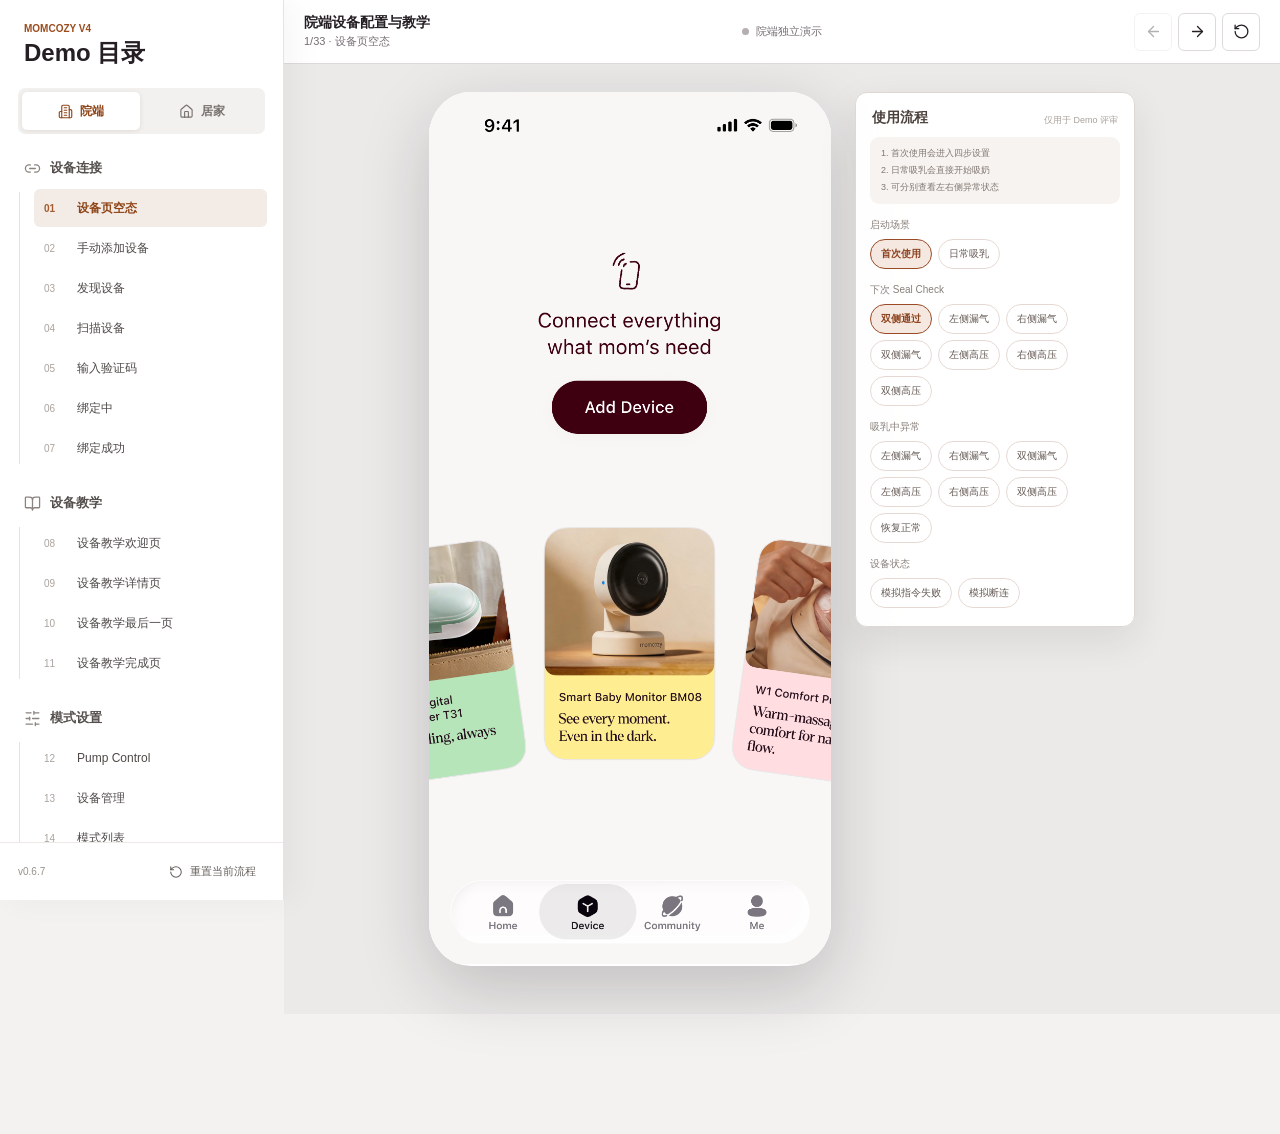
<file: demo/feeding-care-flow-en-v2/index.html>
<!doctype html>
<html lang="en">
  <head>
    <meta charset="utf-8" />
    <meta name="viewport" content="width=device-width, initial-scale=1" />
    <meta http-equiv="refresh" content="0; url=./hospital.html?v=0.6.7" />
    <title>Momcozy V4 Hospital Demo</title>
    <script>window.location.replace("./hospital.html?v=0.6.7");</script>
  </head>
  <body>
    <p><a href="./hospital.html?v=0.6.7">Open the Hospital Demo</a></p>
  </body>
</html>
</file>
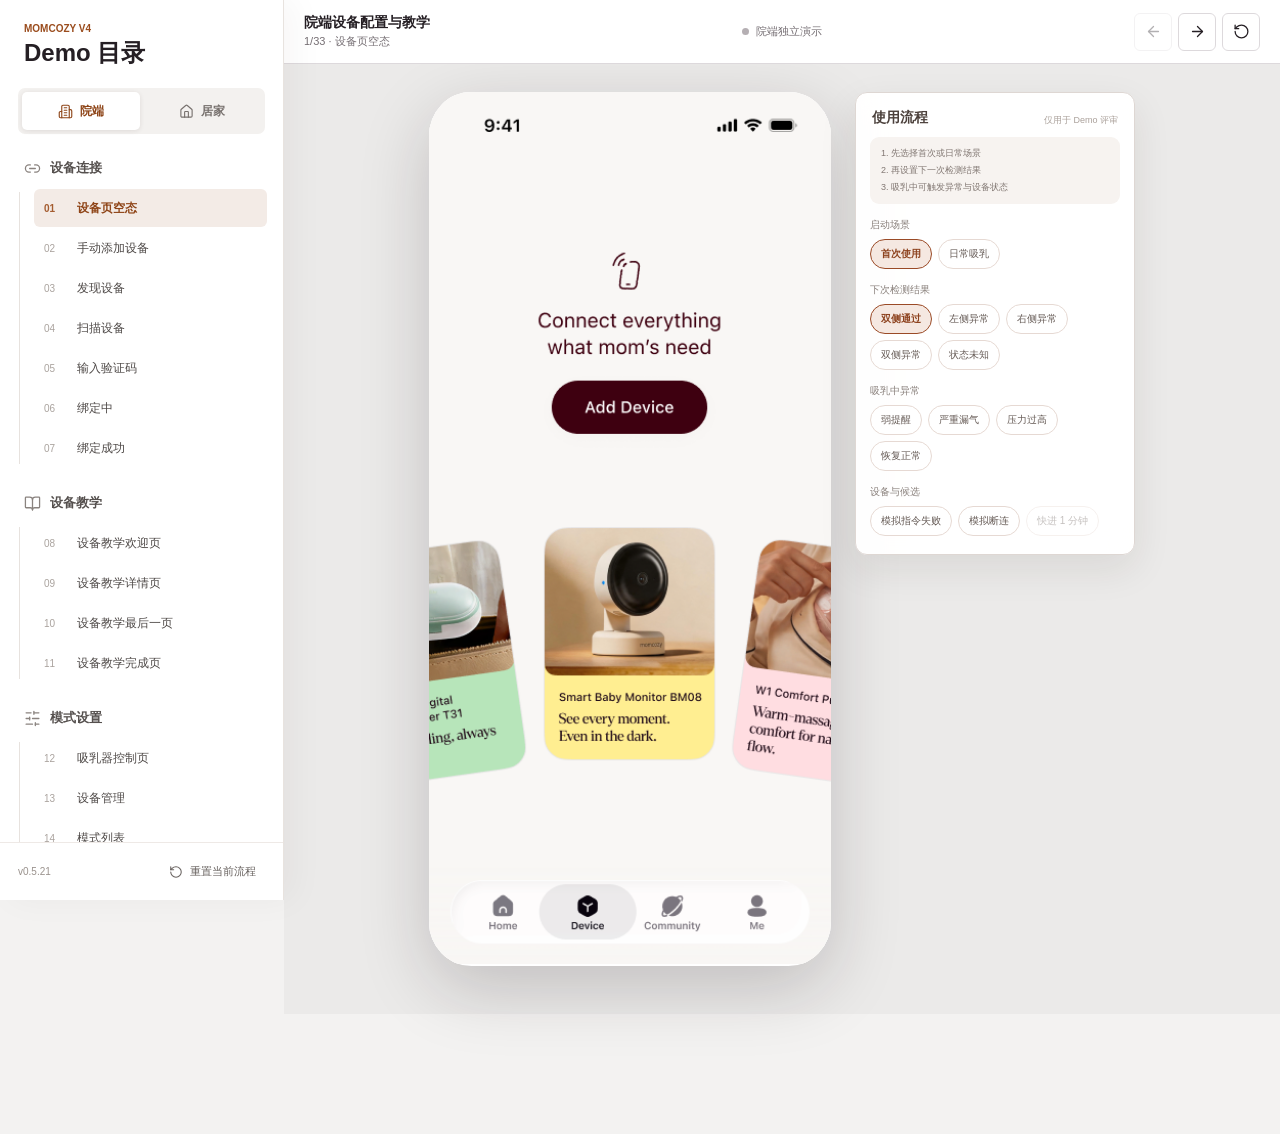
<file: demo/feeding-care-flow-en/index.html>
<!doctype html>
<html lang="en">
  <head>
    <meta charset="utf-8" />
    <meta name="viewport" content="width=device-width, initial-scale=1" />
    <meta http-equiv="refresh" content="0; url=./hospital.html" />
    <title>Momcozy V4 Hospital Demo</title>
    <script>window.location.replace("./hospital.html");</script>
  </head>
  <body>
    <p><a href="./hospital.html">Open the Hospital Demo</a></p>
  </body>
</html>
</file>
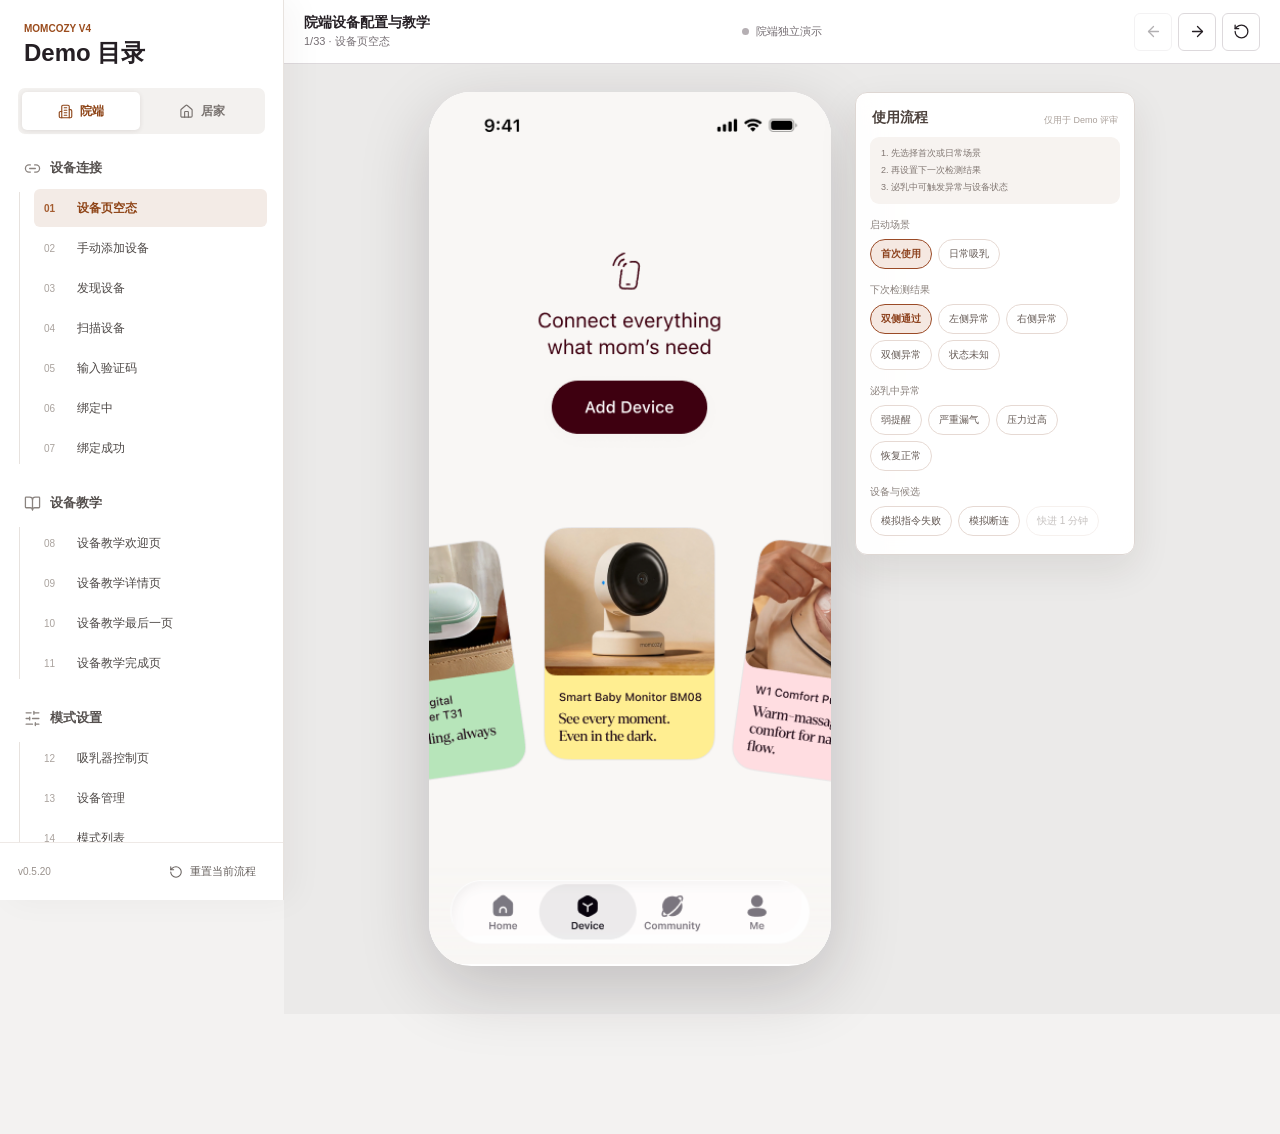
<file: demo/feeding-care-flow/index.html>
<!doctype html>
<html lang="zh-CN">
  <head>
    <meta charset="utf-8" />
    <meta name="viewport" content="width=device-width, initial-scale=1" />
    <meta http-equiv="refresh" content="0; url=./hospital.html" />
    <title>Momcozy V4 院端 Demo</title>
    <script>window.location.replace("./hospital.html");</script>
  </head>
  <body>
    <p><a href="./hospital.html">打开院端 Demo</a></p>
  </body>
</html>
</file>
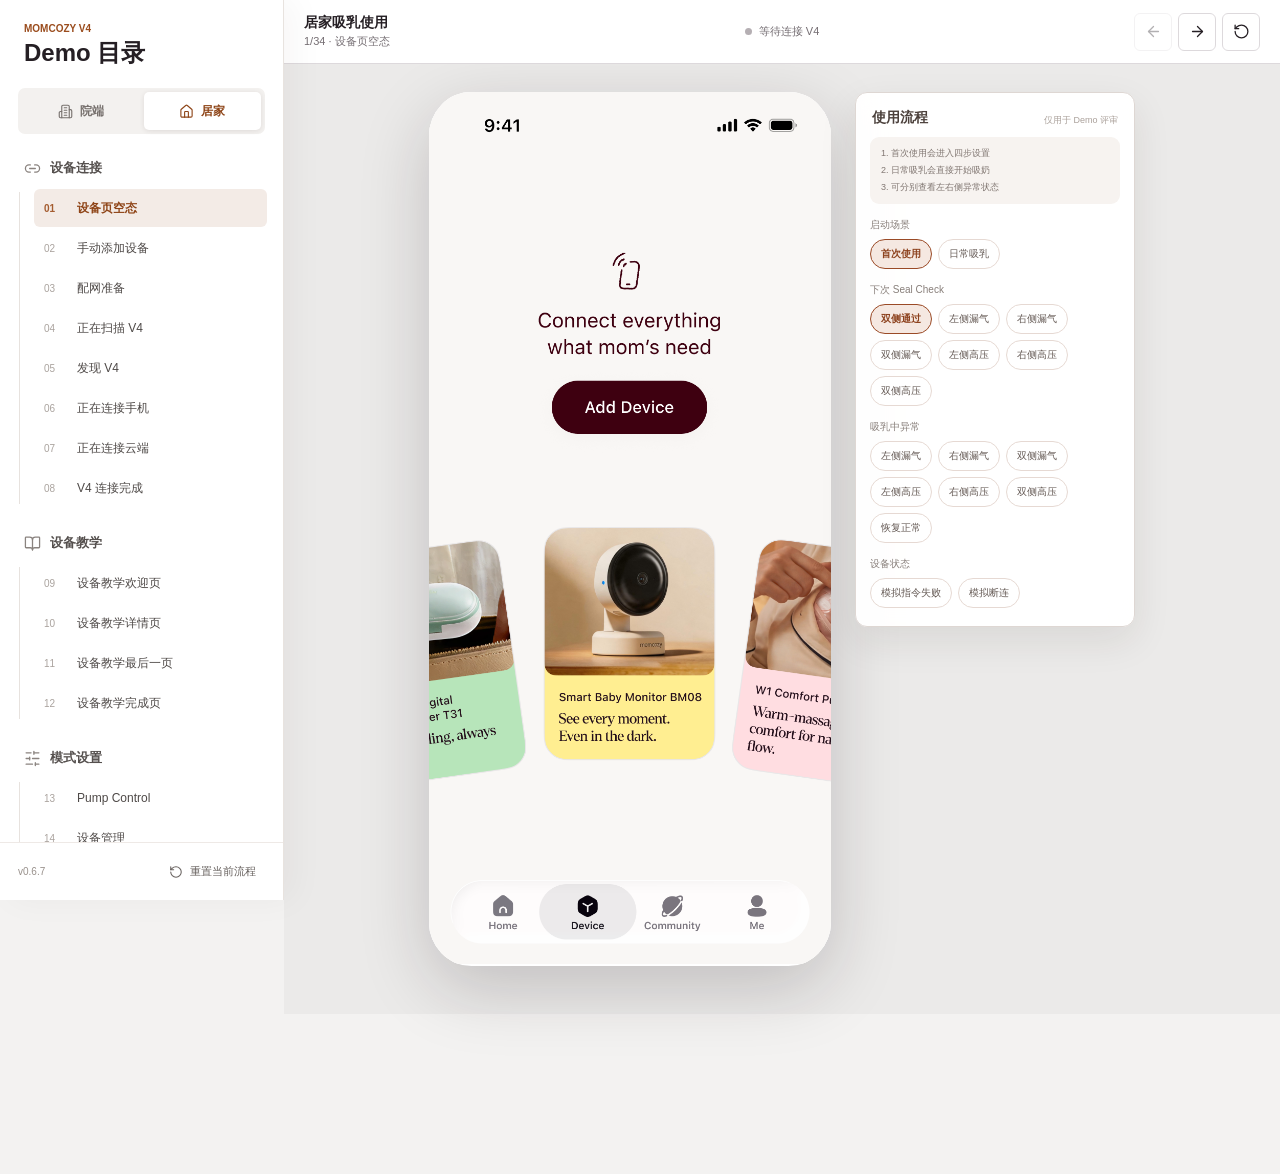
<file: demo/feeding-care-flow-en-v2/home.html>
<!doctype html>
<html lang="en">
  <head>
    <meta charset="utf-8" />
    <meta name="viewport" content="width=device-width, initial-scale=1" />
    <meta name="theme-color" content="#f3f2f1" />
    <title>Momcozy V4 Home Demo</title>
    <link rel="stylesheet" href="./styles.css?v=0.6.7" />
    <script src="./assets/lucide.min.js" defer></script>
    <script src="./app.js?v=0.6.7" defer></script>
  </head>
  <body data-entry="home">
    <div id="app" class="app-shell"></div>
    <div id="toast" class="toast" role="status" aria-live="polite"></div>
  </body>
</html>
</file>
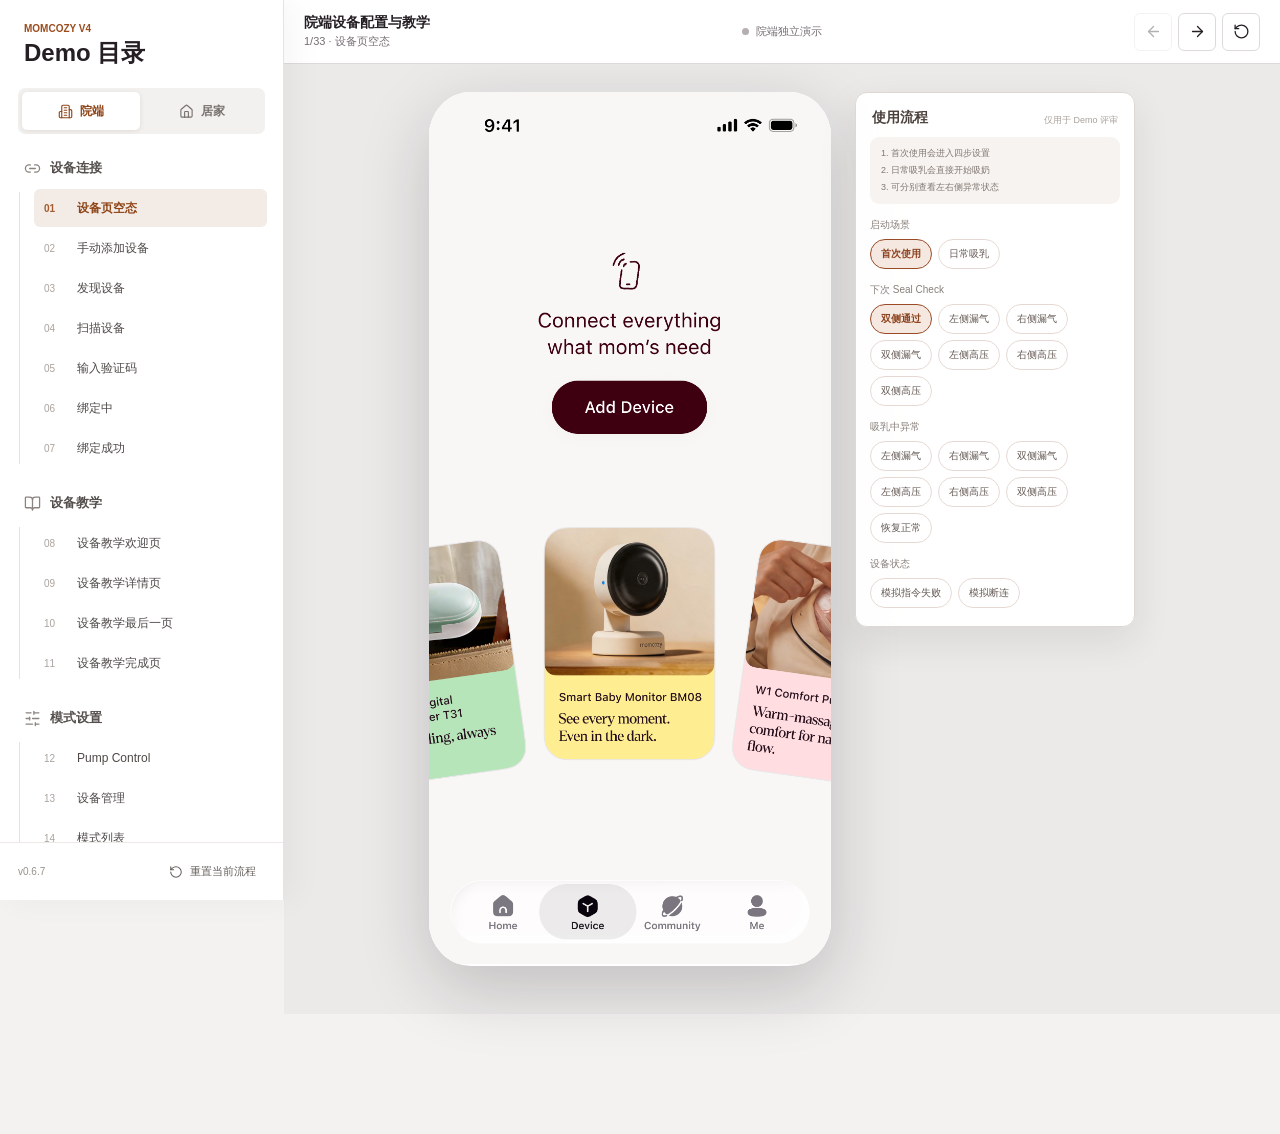
<file: demo/feeding-care-flow-en-v2/hospital.html>
<!doctype html>
<html lang="en">
  <head>
    <meta charset="utf-8" />
    <meta name="viewport" content="width=device-width, initial-scale=1" />
    <meta name="theme-color" content="#f3f2f1" />
    <title>Momcozy V4 Hospital Demo</title>
    <link rel="stylesheet" href="./styles.css?v=0.6.7" />
    <script src="./assets/lucide.min.js" defer></script>
    <script src="./app.js?v=0.6.7" defer></script>
  </head>
  <body data-entry="hospital">
    <div id="app" class="app-shell"></div>
    <div id="toast" class="toast" role="status" aria-live="polite"></div>
  </body>
</html>
</file>
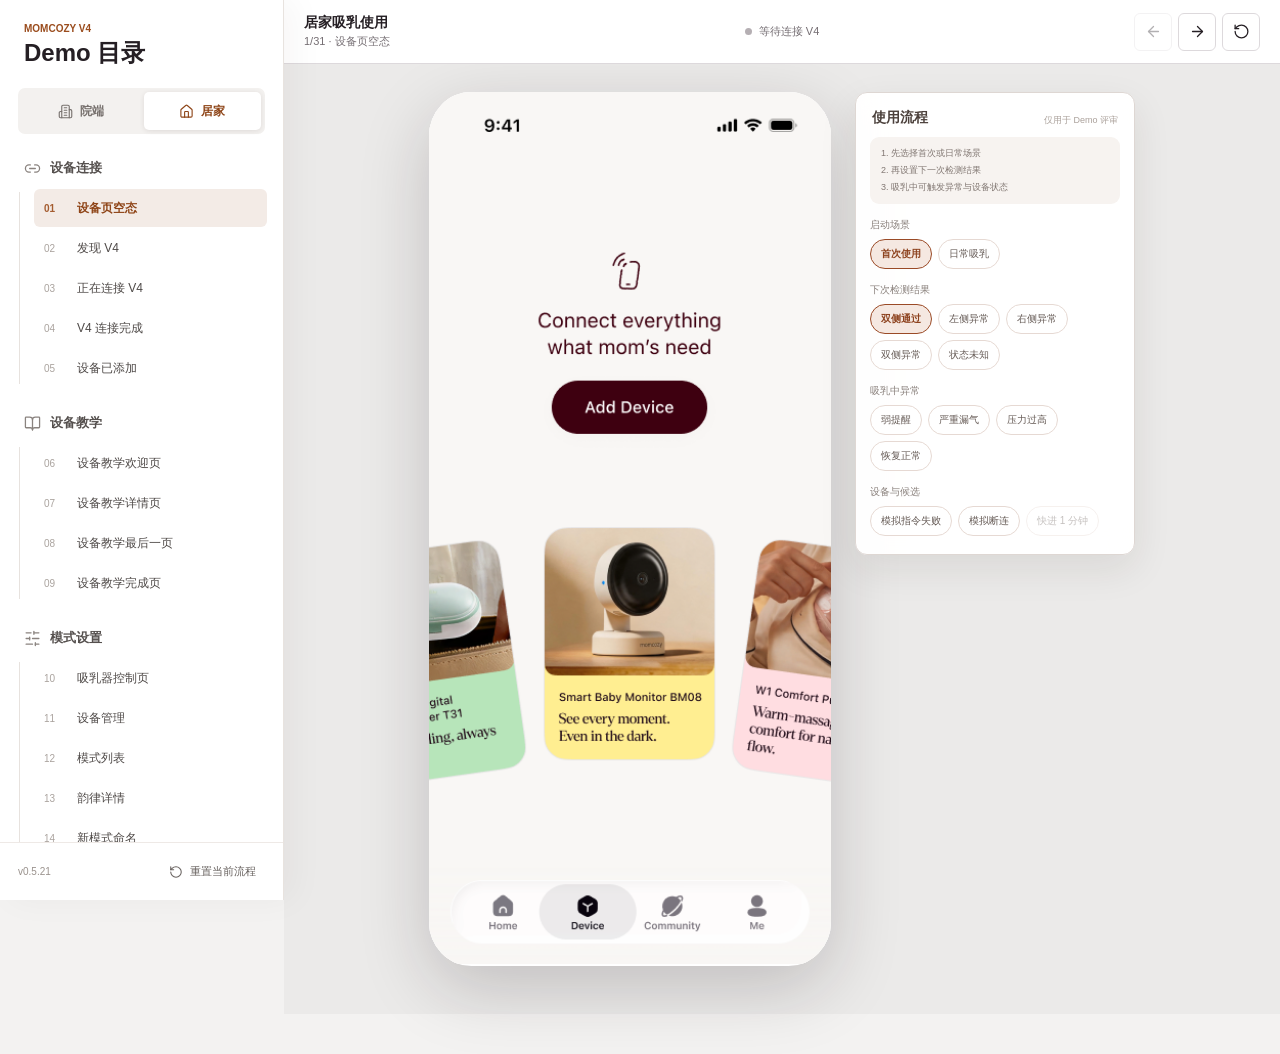
<file: demo/feeding-care-flow-en/home.html>
<!doctype html>
<html lang="en">
  <head>
    <meta charset="utf-8" />
    <meta name="viewport" content="width=device-width, initial-scale=1" />
    <meta name="theme-color" content="#f3f2f1" />
    <title>Momcozy V4 Home Demo</title>
    <link rel="stylesheet" href="./styles.css?v=0.5.21" />
    <script src="./assets/lucide.min.js" defer></script>
    <script src="./app.js?v=0.5.21" defer></script>
  </head>
  <body data-entry="home">
    <div id="app" class="app-shell"></div>
    <div id="toast" class="toast" role="status" aria-live="polite"></div>
  </body>
</html>
</file>
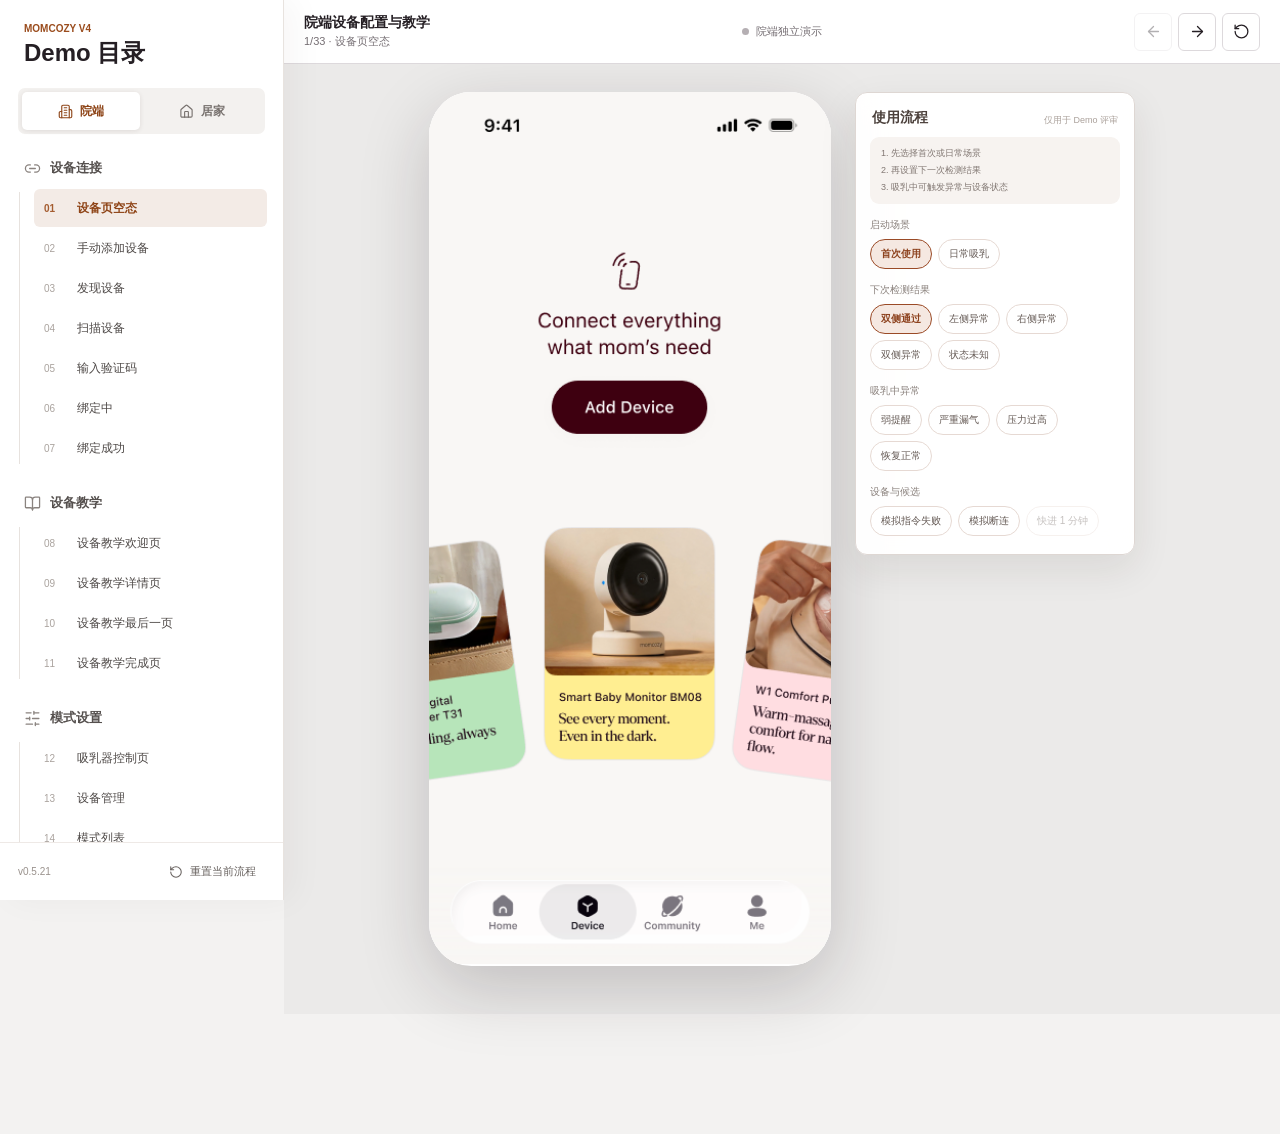
<file: demo/feeding-care-flow-en/hospital.html>
<!doctype html>
<html lang="en">
  <head>
    <meta charset="utf-8" />
    <meta name="viewport" content="width=device-width, initial-scale=1" />
    <meta name="theme-color" content="#f3f2f1" />
    <title>Momcozy V4 Hospital Demo</title>
    <link rel="stylesheet" href="./styles.css?v=0.5.21" />
    <script src="./assets/lucide.min.js" defer></script>
    <script src="./app.js?v=0.5.21" defer></script>
  </head>
  <body data-entry="hospital">
    <div id="app" class="app-shell"></div>
    <div id="toast" class="toast" role="status" aria-live="polite"></div>
  </body>
</html>
</file>
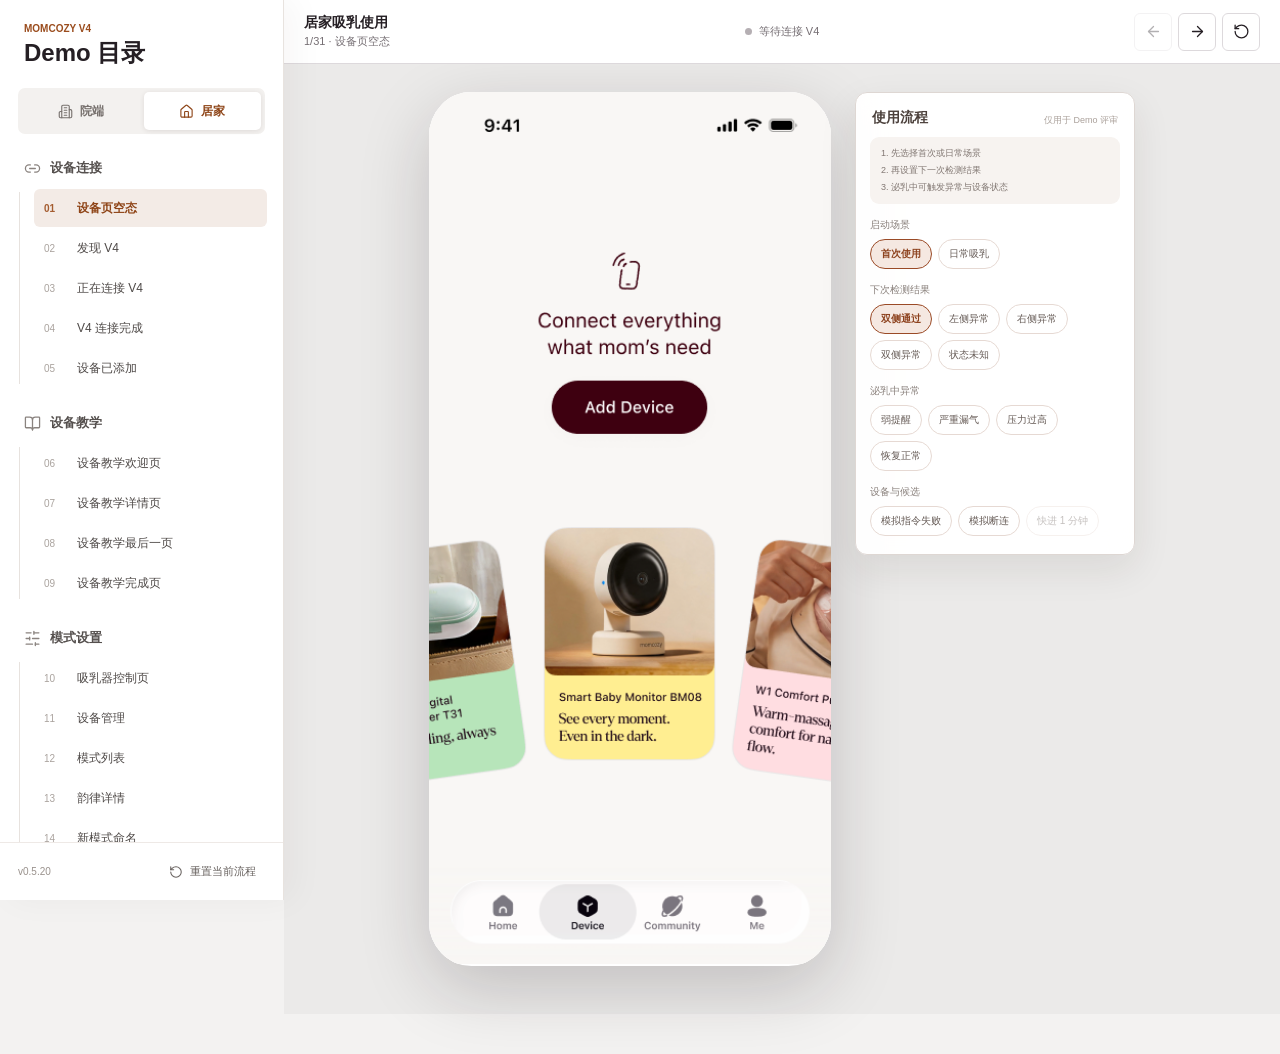
<file: demo/feeding-care-flow/home.html>
<!doctype html>
<html lang="zh-CN">
  <head>
    <meta charset="utf-8" />
    <meta name="viewport" content="width=device-width, initial-scale=1" />
    <meta name="theme-color" content="#f3f2f1" />
    <title>Momcozy V4 居家使用 Demo</title>
    <link rel="stylesheet" href="./styles.css?v=0.5.20" />
    <script src="./assets/lucide.min.js" defer></script>
    <script src="./app.js?v=0.5.20" defer></script>
  </head>
  <body data-entry="home">
    <div id="app" class="app-shell"></div>
    <div id="toast" class="toast" role="status" aria-live="polite"></div>
  </body>
</html>
</file>
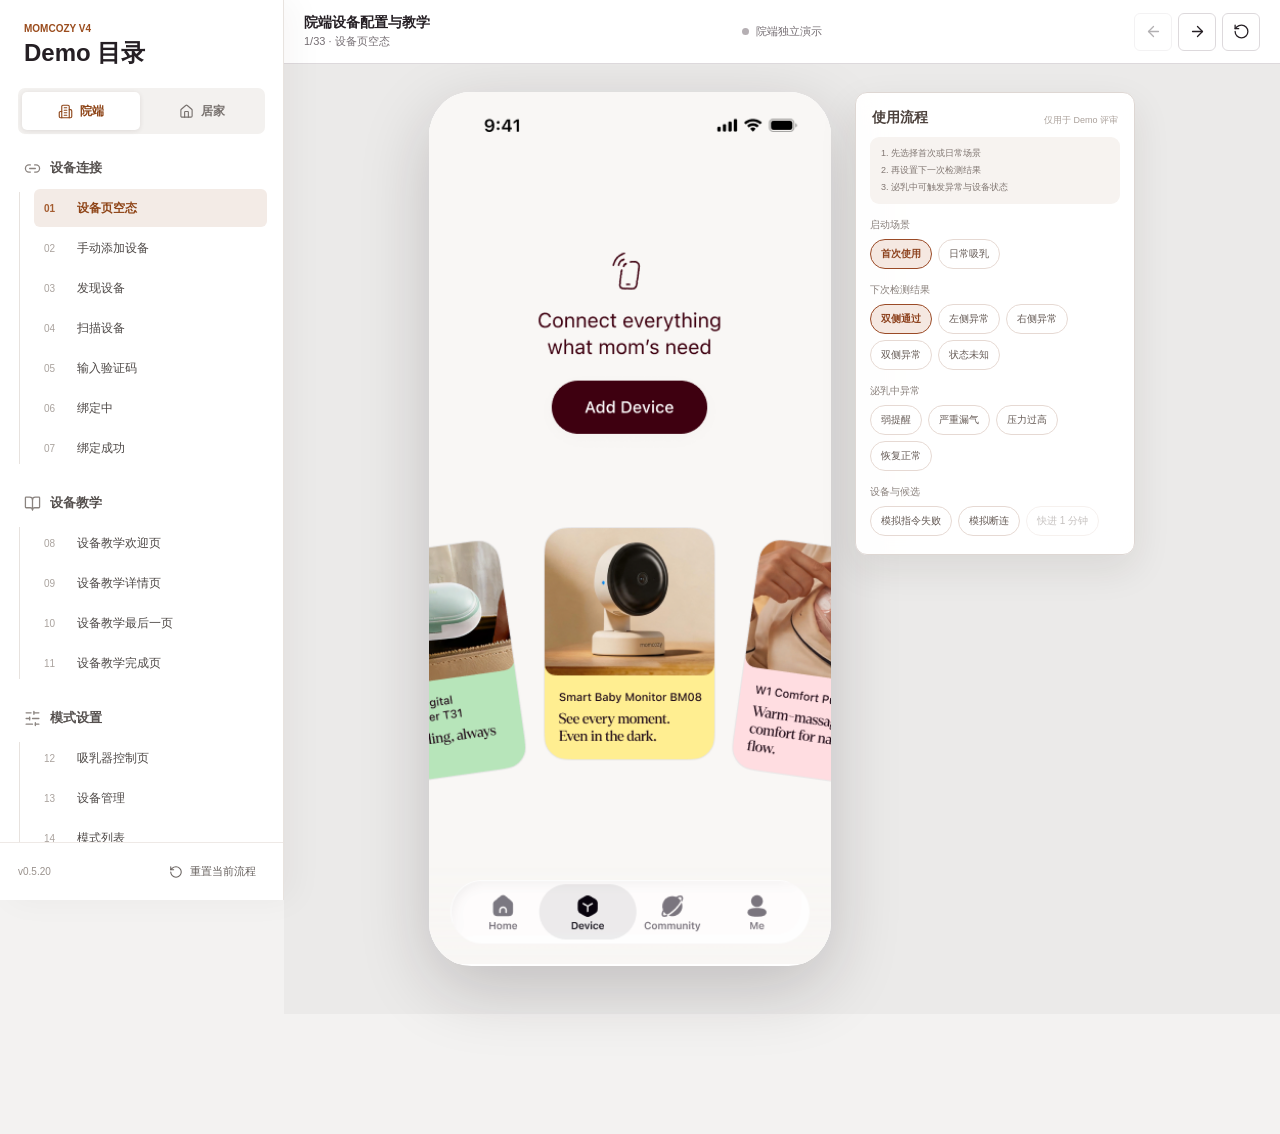
<file: demo/feeding-care-flow/hospital.html>
<!doctype html>
<html lang="zh-CN">
  <head>
    <meta charset="utf-8" />
    <meta name="viewport" content="width=device-width, initial-scale=1" />
    <meta name="theme-color" content="#f3f2f1" />
    <title>Momcozy V4 院端设备配置 Demo</title>
    <link rel="stylesheet" href="./styles.css?v=0.5.20" />
    <script src="./assets/lucide.min.js" defer></script>
    <script src="./app.js?v=0.5.20" defer></script>
  </head>
  <body data-entry="hospital">
    <div id="app" class="app-shell"></div>
    <div id="toast" class="toast" role="status" aria-live="polite"></div>
  </body>
</html>
</file>
<file: demo/feeding-care-flow-en-v2/styles.css>
:root {
  color-scheme: light;
  font-family: Inter, ui-sans-serif, -apple-system, BlinkMacSystemFont, "Segoe UI", sans-serif;
  --ink: #251f24;
  --muted: #756e73;
  --line: #ddd9dc;
  --accent: #8f0027;
  --green: #08784b;
  --canvas: #f3f2f1;
  --device-width: 402;
  --device-height: 874;
}

* { box-sizing: border-box; }
html, body { margin: 0; min-height: 100%; color: var(--ink); background: var(--canvas); }
button, a { font: inherit; }
button { cursor: pointer; }
button:disabled { cursor: default; opacity: .35; }
.sr-only { position: absolute; width: 1px; height: 1px; padding: 0; margin: -1px; overflow: hidden; clip: rect(0, 0, 0, 0); white-space: nowrap; border: 0; }

.prototype-page { min-height: 100vh; display: grid; grid-template-columns: 284px minmax(0, 1fr); }
.prototype-workspace { min-width: 0; }
.prototype-toolbar { position: sticky; z-index: 20; top: 0; min-height: 64px; display: grid; grid-template-columns: 1fr auto 1fr; align-items: center; gap: 16px; padding: 10px 20px; border-bottom: 1px solid var(--line); background: rgba(255,255,255,.96); backdrop-filter: blur(14px); }
.tool-button.navigation-trigger { display: none; }
.prototype-meta { min-width: 0; display: grid; gap: 2px; }
.prototype-meta strong { font-size: 14px; }
.prototype-meta span { overflow: hidden; color: var(--muted); font-size: 11px; text-overflow: ellipsis; white-space: nowrap; }
.sync-state { display: inline-flex; align-items: center; gap: 7px; color: var(--muted); font-size: 11px; }
.sync-state > span { width: 7px; height: 7px; border-radius: 50%; background: #b5afb3; }
.sync-state.ready { color: var(--green); }
.sync-state.ready > span { background: var(--green); box-shadow: 0 0 0 4px rgba(8,120,75,.1); }
.toolbar-actions { justify-self: end; display: flex; gap: 6px; }
.tool-button { width: 38px; height: 38px; display: grid; place-items: center; border: 1px solid var(--line); border-radius: 6px; color: var(--ink); background: #fff; }
.tool-button:hover:not(:disabled) { border-color: #a39ca1; background: #f8f7f7; }
.tool-button svg { width: 17px; height: 17px; }

.prototype-navigation { position: sticky; z-index: 40; top: 0; height: 100vh; min-width: 0; display: flex; flex-direction: column; border-right: 1px solid #e8e3df; background: #fff; box-shadow: 10px 0 32px rgba(43,31,24,.04); }
.navigation-header { min-height: 88px; display: flex; align-items: center; justify-content: space-between; gap: 12px; padding: 20px 20px 16px 24px; }
.navigation-header > div { display: grid; gap: 3px; }
.navigation-header > div > span { color: #9a4c1d; font-size: 10px; font-weight: 750; text-transform: uppercase; }
.navigation-header strong { font-size: 24px; letter-spacing: 0; }
.navigation-close { width: 34px; height: 34px; display: none; place-items: center; padding: 0; border: 0; border-radius: 6px; color: #716c69; background: transparent; }
.navigation-close:hover { background: #f5f2f0; }
.navigation-close svg { width: 18px; height: 18px; }
.demo-switcher { display: grid; grid-template-columns: 1fr 1fr; gap: 4px; margin: 0 18px 18px; padding: 4px; border-radius: 7px; background: #f3f1ef; }
.demo-switcher a { min-width: 0; height: 38px; display: flex; align-items: center; justify-content: center; gap: 7px; border-radius: 5px; color: #77716e; font-size: 12px; font-weight: 650; text-decoration: none; }
.demo-switcher a.active { color: #8e4518; background: #fff; box-shadow: 0 1px 5px rgba(45,32,25,.1); }
.demo-switcher svg { width: 15px; height: 15px; }
.navigation-scroll { flex: 1; min-height: 0; overflow-y: auto; padding: 0 16px 22px; scrollbar-width: thin; scrollbar-color: #d9d2cd transparent; }
.navigation-group + .navigation-group { margin-top: 20px; }
.navigation-group h2 { height: 32px; display: flex; align-items: center; gap: 9px; margin: 0 8px 5px; color: #55504e; font-size: 13px; font-weight: 700; }
.navigation-group h2 svg { width: 17px; height: 17px; color: #8a837f; }
.navigation-items { position: relative; display: grid; gap: 2px; padding-left: 18px; }
.navigation-items::before { position: absolute; top: 3px; bottom: 3px; left: 3px; width: 1px; content: ""; background: #e7e2de; }
.navigation-item { width: 100%; min-height: 38px; display: grid; grid-template-columns: 26px minmax(0, 1fr); align-items: center; gap: 7px; padding: 7px 10px; border: 0; border-radius: 6px; color: #4e4947; background: transparent; font-size: 12px; text-align: left; }
.navigation-item:hover { background: #f7f4f2; }
.navigation-item.active { color: #8f4518; background: #f3ebe6; font-weight: 700; }
.navigation-index { color: #aaa39e; font-size: 10px; font-variant-numeric: tabular-nums; }
.navigation-item.active .navigation-index { color: #a45c30; }
.navigation-footer { min-height: 58px; display: flex; align-items: center; justify-content: space-between; gap: 12px; padding: 10px 18px; border-top: 1px solid #eee9e6; color: #99918c; font-size: 10px; }
.navigation-footer button { min-height: 34px; display: flex; align-items: center; gap: 7px; padding: 0 9px; border: 0; border-radius: 5px; color: #67615e; background: transparent; font-size: 11px; }
.navigation-footer button:hover { background: #f5f2f0; }
.navigation-footer button svg { width: 14px; height: 14px; }
.navigation-backdrop { display: none; }

.device-stage { min-height: calc(100vh - 64px); display: grid; place-items: start center; padding: 28px 18px 48px; background: #ebeae9; }
.demo-stage-layout { width: min(100%, 706px); display: grid; grid-template-columns: minmax(320px, 402px) minmax(220px, 280px); align-items: start; justify-content: center; gap: 24px; }
.screen-frame { position: relative; width: min(100%, calc(var(--device-width) * 1px)); aspect-ratio: var(--device-width) / var(--device-height); overflow: hidden; border-radius: min(44px, 10.5%); background: #fff; box-shadow: 0 22px 70px rgba(29,22,26,.2); }
.screen-scroll { position: absolute; inset: 0; overflow-x: hidden; overflow-y: auto; overscroll-behavior: contain; scrollbar-width: none; }
.screen-scroll::-webkit-scrollbar { display: none; }
.screen-canvas { position: relative; width: 100%; aspect-ratio: var(--content-width) / var(--content-height); background: #fff; }
.figma-screen { display: block; width: 100%; height: 100%; object-fit: contain; user-select: none; }
.dashboard-device-frame { position: absolute; z-index: 1; left: 5.97%; top: 81.46%; width: 13.43%; height: 6.18%; overflow: hidden; pointer-events: none; }
.dashboard-device-frame img { position: absolute; left: 1.11%; top: 12.22%; width: 97.78%; height: 72.22%; object-fit: cover; }
.pump-control-native-button-mask { position: absolute; z-index: 2; top: 88.912134%; right: 0; left: 0; height: 9.100418%; background: linear-gradient(180deg, #faf5f6 0%, #faf4f5 100%); pointer-events: none; }
.pumping-level-summary { position: absolute; z-index: 3; left: 21.6%; top: 49.58%; width: 8.8%; height: 3.3%; display: grid; place-items: center; color: #8f898d; background: #fff; font-size: 14px; pointer-events: none; }
.pumping-level-value { position: absolute; z-index: 3; left: 42.1%; top: 54.42%; width: 16.2%; height: 4.6%; display: flex; align-items: center; justify-content: center; gap: 3px; color: #858084; background: #f7f7f7; font-size: 12px; pointer-events: none; }
.pumping-level-value strong { color: #d67491; font-size: 16px; font-weight: 500; }
.pumping-level-value small { font-size: 12px; }
.hotspot-layer { position: absolute; inset: 0; }
.hotspot { position: absolute; left: calc(var(--x) * 1%); top: calc(var(--y) * 1%); width: calc(var(--w) * 1%); height: calc(var(--h) * 1%); padding: 0; border: 0; border-radius: 999px; background: transparent; }
.hotspot:hover { background: rgba(255,255,255,.09); box-shadow: inset 0 0 0 2px rgba(143,0,39,.12); }
.hotspot:active { background: rgba(215,121,145,.2); box-shadow: inset 0 0 0 2px rgba(143,0,39,.2); transform: scale(.94); }
.hotspot:focus-visible { outline: 3px solid #1570ef; outline-offset: 2px; background: rgba(21,112,239,.08); }
.code-digit { position: absolute; left: 73.5%; top: 26.5%; width: 20.4%; height: 7.5%; display: grid; place-items: center; color: #202026; background: #fff; border: 1px solid #202026; border-radius: 16px; font-size: 27px; }
.next-enabled { position: absolute; left: 6.1%; top: 55.15%; width: 87.8%; height: 5.65%; display: grid; place-items: center; border-radius: 999px; color: #fff; background: var(--accent); font-size: 16px; font-weight: 600; pointer-events: none; }
.volume-slider-region { position: absolute; z-index: 3; top: 50.15%; width: 32.8%; height: 17.25%; overflow: hidden; border-radius: 50%; --volume-progress: 0; --volume-active: 0; }
.volume-slider-region.left { left: 8.15%; }
.volume-slider-region.right { left: 59.35%; }
.volume-fill-feedback { position: absolute; inset: 0; overflow: hidden; border-radius: inherit; pointer-events: none; -webkit-mask: radial-gradient(circle 26px at 50% 91%, transparent 96%, #000 100%); mask: radial-gradient(circle 26px at 50% 91%, transparent 96%, #000 100%); }
.volume-fill-feedback::before { position: absolute; inset: 0; content: ""; border-radius: inherit; background: linear-gradient(180deg, rgba(216,94,127,.08), rgba(151,0,43,.26)); transform: scaleY(var(--volume-progress)); transform-origin: bottom; transition: transform 100ms ease-out; }
.volume-fill-feedback::after { position: absolute; right: 18%; bottom: calc(var(--volume-progress) * 100%); left: 18%; height: 2px; content: ""; border-radius: 999px; background: rgba(255,255,255,.72); box-shadow: 0 0 10px rgba(143,0,39,.18); opacity: var(--volume-active); transform: translateY(1px); transition: bottom 100ms ease-out, opacity 120ms ease; }
.volume-slider { position: absolute; z-index: 2; inset: 0; width: 100%; height: 100%; margin: 0; opacity: 0; cursor: ns-resize; touch-action: none; writing-mode: vertical-lr; direction: rtl; -webkit-appearance: slider-vertical; appearance: slider-vertical; }
.volume-slider-region:focus-within { outline: 2px solid rgba(143,0,39,.18); outline-offset: -3px; }
.volume-slider-region.is-adjusting .volume-fill-feedback { filter: saturate(1.08); }
.volume-input-shell { position: absolute; z-index: 4; top: 71.4%; width: 32.6%; height: 5.3%; display: flex; align-items: center; justify-content: center; gap: 3px; border: 1px solid transparent; border-radius: 999px; color: #8f858b; background: #fff; transition: border-color 150ms ease, box-shadow 150ms ease, transform 150ms ease; }
.volume-input-shell.left { left: 8.2%; }
.volume-input-shell.right { left: 59.5%; }
.volume-input-shell:focus-within { border-color: rgba(143,0,39,.28); box-shadow: 0 8px 24px rgba(143,0,39,.13); transform: translateY(-1px); }
.volume-amount-input { width: 57px; min-width: 0; padding: 0; border: 0; outline: 0; color: #8f858b; background: transparent; font-family: Georgia, serif; font-size: 31px; line-height: 1; text-align: right; appearance: textfield; }
.volume-amount-input::-webkit-inner-spin-button, .volume-amount-input::-webkit-outer-spin-button { margin: 0; -webkit-appearance: none; }
.volume-input-shell small { align-self: flex-end; margin-bottom: 10px; font-family: Inter, ui-sans-serif, sans-serif; font-size: 12px; }
.hotspot[data-action$="-left-up"], .hotspot[data-action$="-left-down"], .hotspot[data-action$="-right-up"], .hotspot[data-action$="-right-down"] { z-index: 5; }
.session-duration-value { position: absolute; z-index: 3; left: 58.2%; top: 81.44%; width: 25.5%; height: 3.3%; display: grid; place-items: center end; color: #9c002f; background: #fff; font-size: 11px; font-weight: 650; pointer-events: none; }
.scanner-flashlight-state { position: absolute; z-index: 4; top: 52.2%; left: 43.5%; width: 13%; height: 6.1%; display: grid; place-items: center; align-content: center; gap: 2px; border: 1px solid rgba(255,255,255,.8); border-radius: 50%; color: #fff; background: #8f0027; pointer-events: none; }
.scanner-flashlight-state svg { width: 18px; height: 18px; }
.scanner-flashlight-state small { font-size: 8px; }
.pumping-actions { position: absolute; z-index: 7; right: 7px; bottom: max(18px, env(safe-area-inset-bottom)); left: 7px; height: 60px; display: flex; gap: 9px; }
.hold-to-finish { position: relative; flex: 1; min-width: 0; height: 60px; overflow: hidden; padding: 0; border: 0; border-radius: 999px; color: #770523; background: linear-gradient(180deg, rgba(238,156,167,.8) 0%, #ffc0cb 100%); box-shadow: 0 8px 40px rgba(0,0,0,.12); font-size: 16px; font-weight: 500; touch-action: none; user-select: none; }
.hold-to-finish::before { position: absolute; inset: 0; content: ""; background: rgba(119,5,35,.18); transform: scaleX(0); transform-origin: left; transition: transform 1.2s linear; }
.hold-to-finish.holding::before { transform: scaleX(1); }
.hold-to-finish span { position: relative; z-index: 1; }
.hold-to-finish:focus-visible { outline: 3px solid #1570ef; outline-offset: -3px; }
.pump-pause { flex: 0 0 60px; width: 60px; height: 60px; display: grid; place-items: center; padding: 0; border: 0; border-radius: 50%; color: #fff; background: linear-gradient(178deg, rgba(117,0,31,.9) 1.3%, rgba(189,90,98,.9) 98.7%), #90253f; box-shadow: 0 8px 40px rgba(0,0,0,.12); }
.pump-pause img, .pump-pause svg { width: 22px; height: 22px; }
.pump-pause svg { fill: currentColor; stroke: currentColor; }
.pump-pause:focus-visible { outline: 3px solid #1570ef; outline-offset: -3px; }
.start-pumping-floating { position: absolute; z-index: 7; right: 26px; bottom: max(18px, env(safe-area-inset-bottom)); left: 26px; height: 56px; padding: 0 18px; border: 0; border-radius: 999px; color: #fff; background: var(--accent); box-shadow: 0 10px 28px rgba(102,0,28,.28); font-size: 16px; font-weight: 650; }
.start-pumping-floating:hover { background: #780021; }
.start-pumping-floating:active { transform: scale(.98); }
.start-pumping-floating:focus-visible { outline: 3px solid #1570ef; outline-offset: -3px; }
.custom-control-mode-card { position: absolute; z-index: 4; left: 4.27%; top: 29.92%; width: 91.46%; height: 18.1%; padding: 22px 16px 14px; border-radius: 16px; background: #fff; pointer-events: none; }
.custom-control-mode-card > div:first-child { display: flex; align-items: center; justify-content: space-between; gap: 12px; }
.custom-control-mode-card strong { overflow: hidden; color: #2f292d; font-size: 16px; text-overflow: ellipsis; white-space: nowrap; }
.custom-control-mode-card span { display: inline-flex; align-items: center; gap: 2px; color: #d66f8c; font-size: 12px; white-space: nowrap; }
.custom-control-mode-card span svg { width: 14px; height: 14px; }
.custom-control-mode-card p { height: 38px; margin: 13px 0 16px; overflow: hidden; color: #968d92; font-size: 12px; line-height: 1.5; }
.custom-control-mode-card > div:last-child { height: 8px; display: flex; gap: 2px; overflow: hidden; border-radius: 999px; background: #f2e1e6; }
.custom-control-mode-card > div:last-child i:first-child { width: var(--segment); background: #c48692; }
.custom-control-mode-card > div:last-child i:last-child { flex: 1; background: #f2b8a4; }
.control-mode-selector { position: absolute; z-index: 5; left: 8.5%; top: 39.75%; width: 83%; height: 7.6%; display: grid; grid-template-columns: repeat(4, minmax(0, 1fr)); background: #fff; }
.control-mode-selector button { min-width: 0; height: 100%; display: flex; flex-direction: column; align-items: center; justify-content: flex-start; gap: 6px; padding: 0; border: 0; color: #989095; background: #fff; font-size: 10px; }
.control-mode-selector button > span { width: 41px; height: 41px; display: grid; place-items: center; border-radius: 7px; color: #d77991; background: #f8eff1; }
.control-mode-selector button.active { color: #d66f8c; }
.control-mode-selector button.active > span { color: #fff; background: #d77991; }
.control-mode-selector button:active > span { transform: scale(.92); }
.control-mode-selector button svg { width: 22px; height: 22px; }
.control-mode-selector button small { max-width: 76px; overflow: hidden; color: inherit; font-size: 9.5px; line-height: 13px; text-overflow: ellipsis; white-space: nowrap; }
.control-level-summary { position: absolute; z-index: 4; left: 21.7%; top: 50.72%; width: 7%; height: 2.4%; display: grid; place-items: center; color: #91898e; background: #fff; font-size: 14px; pointer-events: none; }
.control-level-value { position: absolute; z-index: 4; left: 42%; top: 55.15%; width: 16.5%; height: 3.5%; display: flex; align-items: center; justify-content: center; gap: 3px; color: #858084; background: #f7f7f7; font-size: 12px; pointer-events: none; }
.control-level-value strong { color: #d67491; font-size: 16px; font-weight: 500; }
.control-level-value small { font-size: 12px; }
.control-best-level { position: absolute; z-index: 6; top: 49.9%; right: 8.53%; width: 38.13%; height: 32px; display: flex; align-items: center; justify-content: center; padding: 0 10px; border: 1px solid #a90034; border-radius: 999px; color: #91002e; background: #fff2f7; font-size: 12px; font-weight: 500; }
.control-best-level:hover { background: #ffeaf0; }
.control-secondary-settings-mask { position: absolute; z-index: 3; top: 60.1%; right: 0; left: 0; height: 27.2%; background: linear-gradient(180deg, #faf4f6 0%, #faf4f5 100%); pointer-events: none; }
.control-light-card-bg { position: absolute; z-index: 4; top: 61.1%; left: 4.27%; width: 91.46%; height: 15.2%; border-radius: 16px; background: #fff; box-shadow: 0 1px 0 rgba(70,32,45,.015); pointer-events: none; }
.control-light-label { position: absolute; z-index: 5; top: 63.37%; left: 8.53%; height: 2.4%; display: flex; align-items: center; color: #222; font-size: 16px; line-height: 1; pointer-events: none; }
.control-light-label::after { width: 1px; height: 18px; margin-left: 8px; background: #e2dde0; content: ""; }
.control-light-selector button { min-width: 0; padding: 0; border: 0; border-radius: 999px; color: #777176; background: transparent; font-size: 12px; transition: color .15s ease, background .15s ease, transform .1s ease; }
.control-light-selector button.active { color: #fff; background: #d27590; }
.control-light-selector button:active { transform: scale(.94); }
.control-light-summary { position: absolute; z-index: 5; left: 23.5%; top: 63.4%; min-width: 14%; height: 2.3%; display: grid; place-items: center start; color: #91898e; background: #fff; font-size: 14px; pointer-events: none; }
.control-light-toggle { position: absolute; z-index: 6; top: 63.22%; right: 8.6%; width: 10.4%; height: 2.52%; padding: 0; border: 0; border-radius: 999px; background: #d8d2d5; transition: background .18s ease; }
.control-light-toggle:not(.on) { box-shadow: 0 0 0 2px #fff; }
.control-light-toggle i { position: absolute; top: 12.5%; left: 7.7%; width: 40%; aspect-ratio: 1; border-radius: 50%; background: #fff; box-shadow: 0 1px 3px rgba(48,35,42,.12); transition: transform .18s ease; }
.control-light-toggle.on { background: #d1718c; }
.control-light-toggle.on i { transform: translateX(118%); }
.control-light-toggle:active i { width: 48%; border-radius: 999px; }
.control-light-selector { position: absolute; z-index: 5; left: 8.53%; top: 68.0%; width: 82.93%; height: 4.45%; display: grid; grid-template-columns: repeat(3,minmax(0,1fr)); padding: 3px; border-radius: 999px; background: #f7f7f7; }
.control-light-selector.disabled { opacity: 1; }
.control-light-selector.disabled button { opacity: .52; }

.screen-frame.control-overlay-open .screen-scroll { overflow: hidden; }
.control-overlay-shade { position: absolute; z-index: 11; inset: 0; padding: 0; border: 0; border-radius: inherit; background: rgba(39,28,34,.38); backdrop-filter: blur(1px); animation: mode-shade-in 180ms ease both; }
.control-overlay-sheet { position: absolute; z-index: 12; right: 0; bottom: 0; left: 0; max-height: calc(100% - 72px); overflow: hidden; display: flex; flex-direction: column; padding: 0 18px max(24px, env(safe-area-inset-bottom)); border-radius: 30px 30px 0 0; color: #281c22; background: #fbfaf9; box-shadow: 0 -18px 54px rgba(58,31,43,.18); animation: mode-sheet-in 300ms cubic-bezier(.22,1,.36,1) both; }
.control-overlay-sheet > header { flex: 0 0 76px; display: grid; grid-template-columns: 44px minmax(0,1fr) 44px; align-items: center; }
.control-overlay-sheet > header h2 { grid-column: 2; margin: 0; overflow: hidden; font-family: Georgia, "Times New Roman", serif; font-size: 25px; letter-spacing: 0; text-align: center; text-overflow: ellipsis; white-space: nowrap; }
.control-overlay-sheet > header button { grid-column: 3; width: 44px; height: 44px; display: grid; place-items: center; padding: 0; border: 0; border-radius: 50%; color: #31252b; background: #fff; box-shadow: 0 7px 20px rgba(62,38,48,.08); }
.control-overlay-sheet > header button svg { width: 19px; height: 19px; }
.control-overlay-body { flex: 1; min-height: 0; overflow-y: auto; scrollbar-width: none; }
.control-overlay-body::-webkit-scrollbar { display: none; }
.control-overlay-sheet > footer { flex: 0 0 auto; padding-top: 16px; }
.control-overlay-action { width: 100%; height: 52px; padding: 0 16px; border: 0; border-radius: 999px; color: #fff; background: #8f0027; font-size: 15px; font-weight: 650; }
.control-overlay-action:active { transform: scale(.98); }
.control-help-list, .control-settings-list, .control-mode-sheet-list { display: grid; gap: 9px; }
.control-help-list article { min-height: 86px; display: grid; grid-template-columns: 44px minmax(0,1fr); align-items: center; gap: 12px; padding: 13px 14px; border-bottom: 1px solid #eee5e8; }
.control-help-list article > span { width: 44px; height: 44px; display: grid; place-items: center; border-radius: 14px; color: #9b123a; background: #fdebf1; }
.control-help-list article > span svg { width: 21px; height: 21px; }
.control-help-list article > div { min-width: 0; display: grid; gap: 5px; }
.control-help-list strong { font-size: 14px; }
.control-help-list p { margin: 0; color: #7d7479; font-size: 11px; line-height: 16px; }
.control-device-status { min-height: 72px; display: grid; grid-template-columns: 42px minmax(0,1fr) auto; align-items: center; gap: 11px; padding: 12px 14px; border-radius: 18px; color: #2f2329; background: #fff1f5; }
.control-device-status > span { width: 42px; height: 42px; display: grid; place-items: center; border-radius: 14px; color: #fff; background: #a90c3c; }
.control-device-status svg { width: 20px; height: 20px; }
.control-device-status > div { display: grid; gap: 4px; }
.control-device-status small { color: #a17483; font-size: 10px; }
.control-device-status strong { font-size: 14px; }
.control-device-status em { color: #218356; font-size: 10px; font-style: normal; font-weight: 700; }
.control-setting-row { width: 100%; min-height: 72px; display: flex; align-items: center; justify-content: space-between; gap: 12px; padding: 10px 14px; border: 0; border-bottom: 1px solid #eee5e8; color: #30252a; background: transparent; text-align: left; }
.control-setting-row > span { min-width: 0; display: flex; align-items: center; gap: 11px; }
.control-setting-row > span > svg { flex: 0 0 auto; width: 20px; height: 20px; color: #9b123a; }
.control-setting-row > span > span { min-width: 0; display: grid; gap: 4px; }
.control-setting-row strong { font-size: 13px; }
.control-setting-row small { overflow: hidden; color: #8d8388; font-size: 10px; text-overflow: ellipsis; white-space: nowrap; }
.control-setting-toggle { position: relative; width: 40px; height: 24px; flex: 0 0 auto; border-radius: 999px; background: #d8d2d5; transition: background .18s ease; }
.control-setting-toggle b { position: absolute; top: 3px; left: 3px; width: 18px; height: 18px; border-radius: 50%; background: #fff; box-shadow: 0 1px 3px rgba(48,35,42,.15); transition: transform .18s ease; }
.control-setting-toggle.on { background: #d1718c; }
.control-setting-toggle.on b { transform: translateX(16px); }
.control-mode-note { margin: 0 4px 12px; color: #8a8085; font-size: 11px; line-height: 16px; }
.control-mode-sheet-list button { width: 100%; min-height: 67px; display: grid; grid-template-columns: 42px minmax(0,1fr) 22px; align-items: center; gap: 11px; padding: 10px 13px; border: 1px solid transparent; border-radius: 17px; color: #30232a; background: #fff; text-align: left; }
.control-mode-sheet-list button.selected { border-color: #a42348; background: #fff5f8; }
.control-mode-sheet-list button > span:first-child { width: 42px; height: 42px; display: grid; place-items: center; border-radius: 13px; color: #b54161; background: #fcecf1; }
.control-mode-sheet-list button.selected > span:first-child { color: #fff; background: #b54161; }
.control-mode-sheet-list button > span:nth-child(2) { min-width: 0; display: grid; gap: 4px; }
.control-mode-sheet-list button strong { font-size: 13px; }
.control-mode-sheet-list button small { overflow: hidden; color: #8f858a; font-size: 10px; text-overflow: ellipsis; white-space: nowrap; }
.control-mode-sheet-list button > svg { width: 18px; height: 18px; color: #a42348; }
.control-mode-sheet-list button:active { transform: scale(.98); }

.screen-frame.secondary-overlay-open .screen-scroll { overflow: hidden; }
.guide-cozy-entry { position: absolute; z-index: 6; top: 7.6%; right: 2.5%; width: 12%; aspect-ratio: 1; overflow: hidden; padding: 0; border: 0; border-radius: 50%; background: transparent; box-shadow: 0 4px 12px rgba(36,15,27,.09); }
.guide-cozy-entry img { display: block; width: 100%; height: 100%; border-radius: inherit; object-fit: cover; }
.guide-cozy-entry:active { transform: scale(.94); }
.guide-cozy-entry:focus-visible { outline: 3px solid #1570ef; outline-offset: 2px; }
.guide-playback-state { position: absolute; z-index: 6; top: 39.6%; left: 44.2%; width: 12%; aspect-ratio: 1; display: grid; place-items: center; align-content: center; gap: 1px; border-radius: 50%; color: #fff; background: rgba(143,0,39,.9); box-shadow: 0 7px 20px rgba(79,0,24,.2); pointer-events: none; }
.guide-playback-state svg { width: 17px; height: 17px; fill: currentColor; }
.guide-playback-state small { font-size: 7px; }
.guide-fullscreen-shade, .duration-picker-shade { position: absolute; z-index: 13; inset: 0; padding: 0; border: 0; border-radius: inherit; background: rgba(24,18,21,.64); backdrop-filter: blur(2px); animation: mode-shade-in 180ms ease both; }
.guide-fullscreen-dialog { position: absolute; z-index: 14; inset: 0; display: flex; flex-direction: column; padding: 28px 18px max(24px, env(safe-area-inset-bottom)); color: #fff; background: #211c1f; animation: mode-dialog-in 220ms ease-out both; }
.guide-fullscreen-dialog > header { height: 58px; display: flex; align-items: center; justify-content: space-between; }
.guide-fullscreen-dialog > header strong { font-size: 18px; }
.guide-fullscreen-dialog > header button { width: 44px; height: 44px; display: grid; place-items: center; padding: 0; border: 0; border-radius: 50%; color: #fff; background: rgba(255,255,255,.12); }
.guide-fullscreen-dialog > header svg { width: 20px; height: 20px; }
.guide-fullscreen-video { flex: 1; min-height: 0; display: grid; place-items: center; align-content: center; gap: 12px; overflow: hidden; margin: 18px 0; border-radius: 8px; background: linear-gradient(rgba(32,24,28,.28), rgba(32,24,28,.72)), url("./assets/figma-755/home-01-guide-v043.png") center 34% / cover; text-align: center; }
.guide-fullscreen-video > span { width: 74px; height: 74px; display: grid; place-items: center; border: 2px solid rgba(255,255,255,.82); border-radius: 50%; background: rgba(0,0,0,.22); }
.guide-fullscreen-video svg { width: 31px; height: 31px; fill: currentColor; }
.guide-fullscreen-video strong { font-family: Georgia, "Times New Roman", serif; font-size: 25px; letter-spacing: 0; }
.guide-fullscreen-video small { color: rgba(255,255,255,.72); font-size: 11px; }
.guide-fullscreen-control { height: 54px; padding: 0 18px; border: 0; border-radius: 999px; color: #fff; background: #8f0027; font-size: 15px; font-weight: 650; }
.duration-picker { position: absolute; z-index: 14; right: 0; bottom: 0; left: 0; padding: 0 18px max(24px, env(safe-area-inset-bottom)); border-radius: 30px 30px 0 0; color: #2f2228; background: #fbfaf9; box-shadow: 0 -18px 54px rgba(58,31,43,.2); animation: mode-sheet-in 300ms cubic-bezier(.22,1,.36,1) both; }
.duration-picker > header { height: 76px; display: grid; grid-template-columns: 44px minmax(0,1fr) 44px; align-items: center; }
.duration-picker h2 { grid-column: 2; margin: 0; font-family: Georgia, "Times New Roman", serif; font-size: 24px; letter-spacing: 0; text-align: center; }
.duration-picker header button { grid-column: 3; width: 44px; height: 44px; display: grid; place-items: center; padding: 0; border: 0; border-radius: 50%; color: #31252b; background: #fff; }
.duration-picker header svg { width: 19px; height: 19px; }
.duration-picker > div { display: grid; gap: 8px; padding-bottom: 4px; }
.duration-picker > div > button { width: 100%; height: 56px; display: flex; align-items: center; justify-content: space-between; padding: 0 18px; border: 1px solid transparent; border-radius: 17px; color: #3b3035; background: #fff; font-size: 13px; text-align: left; }
.duration-picker > div > button.selected { border-color: #a42348; color: #8f0027; background: #fff4f7; font-weight: 700; }
.duration-picker > div svg { width: 18px; height: 18px; }
.device-ai-hotspots { position: absolute; z-index: 4; inset: 0; pointer-events: none; }
.device-ai-hotspots .hotspot { pointer-events: auto; }

.device-settings-canvas { min-height: 874px; overflow: hidden; color: #3d3d40; background: #f7f7f7; }
.device-settings-canvas .ai-statusbar { height: 44px; padding: 0 30px; color: #090909; background: transparent; font-size: 15px; }
.device-settings-canvas .ai-statusbar svg { width: 17px; height: 17px; stroke-width: 2.6; }
.device-settings-nav { height: 52px; display: grid; grid-template-columns: 52px minmax(0,1fr) 52px; align-items: center; padding: 0 13px; }
.device-settings-nav button { width: 44px; height: 44px; display: grid; place-items: center; padding: 0; border: 0; color: #111; background: transparent; }
.device-settings-nav button svg { width: 27px; height: 27px; stroke-width: 1.9; }
.device-settings-nav h1 { margin: 0; color: #151515; font-size: 19px; font-weight: 650; letter-spacing: 0; line-height: 24px; text-align: center; }
.device-settings-hero { height: 154px; display: flex; flex-direction: column; align-items: center; justify-content: flex-start; padding-top: 7px; }
.device-settings-hero img { width: 132px; height: 100px; display: block; object-fit: contain; }
.device-settings-hero span { margin-top: 7px; color: #444448; font-size: 14px; line-height: 20px; }
.device-settings-card { margin: 11px 16px 0; overflow: hidden; border-radius: 13px; background: #fff; }
.device-settings-row, .device-settings-link { min-height: 52px; }
.device-settings-row { display: grid; grid-template-columns: 112px minmax(0,1fr) 28px; align-items: center; padding: 0 15px; font-size: 16px; }
.device-settings-row > span { color: #414146; }
.device-settings-row > strong { overflow: hidden; color: #444449; font-size: 15px; font-weight: 400; text-align: right; text-overflow: ellipsis; white-space: nowrap; }
.device-settings-row > i { width: 28px; }
.device-copy { width: 28px; height: 40px; display: grid; place-items: center; padding: 0; border: 0; color: #cf8790; background: transparent; }
.device-copy svg { width: 18px; height: 18px; stroke-width: 1.5; }
.device-settings-link { width: 100%; display: flex; align-items: center; justify-content: space-between; padding: 0 16px; border: 0; color: #414146; background: #fff; font-size: 16px; text-align: left; }
.device-settings-link span { display: flex; align-items: center; gap: 6px; }
.device-settings-link em { width: 6px; height: 6px; border-radius: 50%; background: #ef252d; }
.device-settings-link > svg { width: 19px; height: 19px; color: #c7c7c9; stroke-width: 1.7; }
.device-settings-delete { position: absolute; right: 0; bottom: 54px; left: 0; height: 54px; padding: 0; border: 0; color: #c7838b; background: transparent; font-size: 19px; font-weight: 550; }
.device-settings-home-indicator { position: absolute; bottom: 8px; left: 50%; width: 134px; height: 5px; border-radius: 999px; background: #050505; transform: translateX(-50%); }

.mode-screen-frame { background: #8d8986; }
.mode-screen-canvas { min-height: 100%; }
.mode-screen { position: absolute; inset: 0; overflow: hidden; color: #252226; background: #f5f5f5; animation: mode-screen-in 220ms ease-out both; }
.mode-statusbar { height: 44px; display: flex; align-items: center; justify-content: space-between; padding: 0 22px 0 28px; color: #111; background: rgba(255,255,255,.8); font-size: 12px; }
.mode-statusbar > span { display: flex; align-items: center; gap: 5px; }
.mode-statusbar svg { width: 15px; height: 15px; stroke-width: 2.2; }
.mode-header { position: relative; height: 50px; display: grid; grid-template-columns: 44px minmax(0,1fr) 44px; align-items: center; padding: 0 14px; background: rgba(255,255,255,.86); }
.mode-header h1 { margin: 0; overflow: hidden; font-size: 17px; font-weight: 600; letter-spacing: 0; text-align: center; text-overflow: ellipsis; white-space: nowrap; }
.mode-back, .mode-header-action { width: 44px; height: 44px; display: grid; place-items: center; padding: 0; border: 0; color: #272226; background: transparent; }
.mode-back { margin-left: -8px; }
.mode-header-action { justify-self: end; margin-right: -8px; }
.mode-back svg, .mode-header-action svg { width: 21px; height: 21px; }
.mode-list-screen { background: #8d8986; }
.mode-list-screen > .mode-statusbar { position: relative; z-index: 2; height: 44px; padding: 0 33px 0 41px; color: #fff; background: transparent; font-size: 17px; }
.mode-list-screen > .mode-statusbar strong { font-weight: 650; }
.mode-list-screen > .mode-statusbar > span { gap: 6px; }
.mode-list-screen > .mode-statusbar svg { width: 17px; height: 17px; stroke-width: 2.7; }
.mode-list-sheet { position: absolute; inset: 62px 0 0; overflow: hidden; border-radius: 40px 40px 0 0; background: #faf9f8; }
.mode-list-header { position: relative; height: 106px; display: grid; place-items: center; padding-top: 40px; }
.mode-list-header button { position: absolute; top: 16px; left: 16px; width: 44px; height: 44px; display: grid; place-items: center; padding: 0; border: 1px solid rgba(255,255,255,.86); border-radius: 50%; color: #171317; background: rgba(255,255,255,.72); box-shadow: 0 10px 26px rgba(67,43,52,.06); }
.mode-list-header button svg { width: 22px; height: 22px; stroke-width: 1.8; }
.mode-list-header h1 { margin: 0; color: #241019; font-family: Georgia, "Times New Roman", serif; font-size: 27px; font-weight: 700; letter-spacing: 0; line-height: 1; }
.mode-list-content { position: absolute; inset: 106px 0 0; overflow-y: auto; padding: 0 16px 16px; scrollbar-width: none; }
.mode-list-content::-webkit-scrollbar { display: none; }
.mode-list-kicker { margin: 0 0 12px 8px; color: #a39b9f; font-size: 15px; line-height: 19px; }
.mode-list-stack { display: grid; gap: 12px; }
.mode-list-card { width: 100%; height: 74px; display: grid; grid-template-columns: 34px minmax(0,1fr) 42px; align-items: center; gap: 8px; padding: 0 18px 0 16px; border: 2px solid transparent; border-radius: 23px; color: #27161e; background: #fff; text-align: left; }
.mode-list-card.selected { border-color: #820023; box-shadow: 0 10px 24px rgba(79,0,24,.08); }
.mode-card-icon { width: 26px; height: 34px; display: grid; place-items: center; color: #c85c70; }
.mode-card-icon.drop { color: #ff916f; }
.mode-card-icon svg { width: 22px; height: 22px; stroke-width: 1.8; }
.mode-card-copy { min-width: 0; display: grid; gap: 4px; }
.mode-card-copy strong { overflow: hidden; font-size: 17px; font-weight: 650; line-height: 20px; text-overflow: ellipsis; white-space: nowrap; }
.mode-card-copy small { overflow: hidden; color: #a59da2; font-size: 14px; font-weight: 400; line-height: 17px; text-overflow: ellipsis; white-space: nowrap; }
.mode-card-wave { width: 42px; height: 42px; display: grid; place-items: center; justify-self: end; color: #a43754; }
.mode-card-wave svg { width: 27px; height: 27px; stroke-width: 2.1; }
.mode-list-section-title { height: 53px; display: flex; align-items: center; justify-content: space-between; margin-top: 18px; padding: 0 6px 0 8px; }
.mode-list-section-title p { margin: 0; color: #a39b9f; font-size: 15px; }
.mode-list-section-title button { height: 40px; display: flex; align-items: center; gap: 5px; padding: 0 5px; border: 0; color: #7f0024; background: transparent; font-size: 16px; font-weight: 650; }
.mode-list-section-title svg { width: 19px; height: 19px; stroke-width: 2; }
.mode-program-list { gap: 12px; }
.mode-program-card { width: 100%; height: 157px; display: block; padding: 15px; border: 1px solid #eee1e5; border-radius: 18px; color: #3d3d40; background: rgba(255,255,255,.9); text-align: left; }
.mode-program-heading { height: 25px; display: flex; align-items: center; justify-content: space-between; gap: 8px; }
.mode-program-heading > span { min-width: 0; display: flex; align-items: center; gap: 7px; }
.mode-program-heading strong { overflow: hidden; font-size: 16px; font-weight: 500; line-height: 22px; text-overflow: ellipsis; white-space: nowrap; }
.mode-program-heading small { flex: 0 0 auto; padding: 3px 8px; border: 1px solid #eadde1; border-radius: 10px; color: #753044; font-size: 12px; font-weight: 500; line-height: 18px; }
.mode-program-details { height: 34px; display: flex; align-items: center; flex: 0 0 auto; gap: 3px; margin-right: -5px; padding: 0 5px; border: 0; color: #d7758b; background: transparent; font-size: 12px; font-weight: 550; }
.mode-program-details svg { width: 15px; height: 15px; }
.mode-program-apply { width: 100%; display: block; padding: 0; border: 0; color: inherit; background: transparent; text-align: left; }
.mode-program-apply > p { margin: 9px 0 11px; color: #68686b; font-size: 13px; line-height: 18px; }
.mode-program-bar { height: 10px; display: flex; gap: 1px; overflow: hidden; border-radius: 999px; }
.mode-program-bar i { min-width: 8px; flex: 1; background: #d17b8b; }
.mode-program-bar i.rest { background: #acc8e5; }
.mode-program-bar i.mixing { max-width: 13px; background: #f2b49c; }
.mode-program-legend { display: flex; align-items: center; gap: 19px; margin: 11px 0 0 8px; color: #69696c; font-size: 12px; }
.mode-program-legend span::before { width: 6px; height: 6px; display: inline-block; margin-right: 5px; border-radius: 50%; background: #d17b8b; content: ""; vertical-align: 1px; }
.mode-program-legend span.rest::before { background: #acc8e5; }
.mode-program-legend span.mixing::before { background: #f2b49c; }
.mode-switch-confirm-shade { position: absolute; z-index: 6; inset: 0; padding: 0; border: 0; background: rgba(35,27,31,.5); backdrop-filter: blur(1.5px); animation: mode-shade-in 180ms ease both; }
.mode-switch-confirm-dialog { position: absolute; z-index: 7; top: 50%; left: 50%; width: calc(100% - 48px); max-width: 354px; padding: 24px 20px 18px; border-radius: 8px; background: #fff; box-shadow: 0 22px 60px rgba(50,24,34,.24); transform: translate(-50%,-50%); animation: mode-confirm-in 220ms cubic-bezier(.22,1,.36,1) both; }
.mode-switch-confirm-kicker { display: block; color: #a26a7a; font-size: 11px; font-weight: 650; line-height: 16px; text-transform: uppercase; }
.mode-switch-confirm-dialog h2 { margin: 7px 0 0; color: #28151d; font-size: 20px; font-weight: 650; letter-spacing: 0; line-height: 26px; }
.mode-switch-confirm-dialog > p { margin: 8px 0 0; color: #777075; font-size: 13px; line-height: 19px; }
.mode-switch-confirm-target { min-height: 62px; display: grid; align-content: center; gap: 3px; margin-top: 18px; padding: 10px 13px; border: 1px solid #eee1e5; border-radius: 8px; background: #fff8fa; }
.mode-switch-confirm-target small { color: #a49ba0; font-size: 10px; line-height: 14px; }
.mode-switch-confirm-target strong { overflow-wrap: anywhere; color: #7f0024; font-size: 15px; font-weight: 650; line-height: 20px; }
.mode-switch-confirm-actions { display: grid; grid-template-columns: minmax(0,1fr) minmax(0,1fr); gap: 10px; margin-top: 18px; }
.mode-switch-confirm-actions button { min-width: 0; height: 46px; padding: 0 10px; border: 1px solid #e6d7dc; border-radius: 999px; color: #6d5f65; background: #fff; font-size: 13px; font-weight: 600; }
.mode-switch-confirm-actions button.primary { border-color: #8d0028; color: #fff; background: #8d0028; }
.mode-switch-confirm-actions button.primary:hover { background: #740021; }
.mode-program-detail-screen { background: linear-gradient(180deg, #fff 0, #f5f5f5 406px); }
.mode-program-detail-screen .mode-statusbar, .mode-program-detail-screen .mode-header { background: transparent; }
.mode-program-detail-content { padding: 12px 16px 24px; }
.mode-program-detail-summary { min-height: 112px; display: flex; flex-direction: column; justify-content: center; padding: 20px 16px; border-radius: 16px; background: #fff; }
.mode-program-detail-summary strong { color: #1f1f20; font-size: 16px; font-weight: 650; line-height: 21px; }
.mode-program-detail-summary p { max-width: 307px; margin: 12px 0 0; color: #63666a; font-size: 13px; line-height: 18px; text-transform: capitalize; }
.mode-program-detail-content > h2 { margin: 25px 4px 16px; color: #3c3d40; font-size: 16px; font-weight: 510; letter-spacing: 0; line-height: 21px; }
.mode-program-timeline { position: relative; display: grid; gap: 16px; padding: 0 1px 0 16px; }
.mode-program-timeline::before { position: absolute; top: 36px; bottom: 28px; left: 0; border-left: 1px dashed #d3d7da; content: ""; }
.mode-program-step { position: relative; height: 72px; display: grid; grid-template-columns: 96px minmax(0,1fr); align-items: center; padding: 0 16px 0 36px; border-radius: 12px; background: #fff; }
.mode-program-step::before { position: absolute; top: 30px; left: -21px; width: 9px; height: 9px; border: 2px solid #fff; border-radius: 50%; background: #cbd0d3; box-shadow: 0 2px 5px rgba(45,49,52,.22); content: ""; }
.mode-program-step > i { position: absolute; top: 18px; bottom: 18px; left: 16px; width: 4px; background: #d27b90; }
.mode-program-step-title { display: grid; gap: 1px; }
.mode-program-step-title b { color: #d27b90; font-size: 24px; font-style: italic; font-weight: 750; letter-spacing: .96px; line-height: 24px; }
.mode-program-step-title strong { color: #3c3d40; font-size: 16px; font-style: italic; font-weight: 750; line-height: 18px; }
.mode-program-step small { color: #63666a; font-size: 12px; line-height: 16px; text-align: right; white-space: nowrap; }
.mode-program-step.lactation > i { background: #e1cacb; }
.mode-program-step.lactation .mode-program-step-title b { color: #e1cacb; }
.mode-program-step.mixing > i { background: #f2ad90; }
.mode-program-step.mixing .mode-program-step-title b { color: #f2ad90; }
.mode-program-step.mixing-soft > i { background: #f5d8cc; }
.mode-program-step.mixing-soft .mode-program-step-title b { color: #f2ad90; opacity: .5; }
.mode-list-background, .mode-editor-background { position: absolute; inset: 0; filter: blur(1.5px); transform: scale(1.01); }
.mode-name-shade, .mode-intro-shade { position: absolute; z-index: 2; inset: 0; background: rgba(32,27,30,.6); animation: mode-shade-in 220ms ease both; }
.mode-rhythm-shade { position: absolute; z-index: 4; inset: 0; background: rgba(39,31,34,.55); animation: mode-shade-in 220ms ease both; }
.mode-rhythm-sheet { position: absolute; z-index: 5; right: 0; bottom: 0; left: 0; height: 536px; padding: 0 16px 22px; border-radius: 38px 38px 0 0; background: #fbfaf9; box-shadow: 0 -18px 52px rgba(34,20,25,.16); animation: mode-sheet-in 340ms cubic-bezier(.22,1,.36,1) both; }
.mode-rhythm-sheet > header { height: 76px; display: grid; grid-template-columns: 44px minmax(0,1fr) 44px; align-items: center; }
.mode-rhythm-sheet > header button { width: 44px; height: 44px; display: grid; place-items: center; padding: 0; border: 0; border-radius: 50%; color: #21171b; background: #fff; box-shadow: 0 8px 24px rgba(67,43,52,.08); }
.mode-rhythm-sheet > header button svg { width: 20px; height: 20px; stroke-width: 1.8; }
.mode-rhythm-sheet > header h1 { margin: 0; color: #241019; font-family: Georgia, "Times New Roman", serif; font-size: 27px; letter-spacing: 0; text-align: center; }
.mode-rhythm-summary { height: 64px; display: flex; align-items: center; gap: 13px; padding: 0 15px; border: 1px solid #eadde1; border-radius: 18px; background: #fff; }
.mode-rhythm-summary > span { width: 38px; height: 38px; display: grid; place-items: center; border-radius: 50%; color: #a13955; background: #fff0f3; }
.mode-rhythm-summary svg { width: 20px; height: 20px; }
.mode-rhythm-summary > div { display: grid; gap: 3px; }
.mode-rhythm-summary small { color: #a0999d; font-size: 11px; }
.mode-rhythm-summary strong { color: #28181f; font-size: 17px; font-weight: 650; }
.mode-rhythm-label { margin: 16px 6px 9px; color: #8f878c; font-size: 13px; }
.mode-rhythm-options { display: grid; gap: 8px; }
.mode-rhythm-option { width: 100%; height: 78px; display: grid; grid-template-columns: 20px minmax(0,1fr) 60px; align-items: center; gap: 11px; padding: 0 15px; border: 1px solid transparent; border-radius: 18px; color: #2f2429; background: #fff; text-align: left; }
.mode-rhythm-option.selected { border-color: #8b0c32; box-shadow: 0 8px 20px rgba(96,0,29,.07); }
.mode-rhythm-radio { width: 18px; height: 18px; border: 1.5px solid #b9afb4; border-radius: 50%; }
.mode-rhythm-option.selected .mode-rhythm-radio { border: 5px solid #8b0c32; }
.mode-rhythm-copy { min-width: 0; display: grid; gap: 4px; }
.mode-rhythm-copy strong { font-size: 15px; font-weight: 650; }
.mode-rhythm-copy small { overflow: hidden; color: #9c9499; font-size: 11px; line-height: 14px; text-overflow: ellipsis; white-space: nowrap; }
.mode-rhythm-wave { height: 26px; display: flex; align-items: center; justify-content: flex-end; gap: 3px; color: #b04b66; }
.mode-rhythm-wave i { width: 3px; height: var(--bar-height); border-radius: 99px; background: currentColor; }
.mode-rhythm-apply { position: absolute; right: 22px; bottom: 22px; left: 22px; height: 52px; padding: 0 18px; border: 0; border-radius: 999px; color: #fff; background: #850026; font-size: 15px; font-weight: 650; }
.mode-rhythm-apply:hover { background: #6e001f; }
.mode-name-sheet { position: absolute; z-index: 3; right: 12px; bottom: 14px; left: 12px; min-height: 398px; padding: 0 18px 18px; border-radius: 18px 18px 8px 8px; background: #fff; box-shadow: 0 -12px 40px rgba(0,0,0,.12); animation: mode-sheet-in 320ms cubic-bezier(.22,1,.36,1) both; }
.mode-name-title { height: 60px; display: grid; grid-template-columns: 1fr auto 1fr; align-items: center; }
.mode-name-title button { justify-self: start; height: 40px; padding: 0; border: 0; color: #8d858a; background: transparent; font-size: 12px; }
.mode-name-title strong { font-size: 16px; }
.mode-name-sheet label { display: grid; gap: 8px; margin-bottom: 14px; color: #81797e; font-size: 11px; }
.mode-name-sheet input, .mode-name-sheet textarea { width: 100%; border: 1px solid #eadfe3; border-radius: 8px; color: #2c272a; background: #fffafa; outline: none; font: inherit; font-size: 13px; }
.mode-name-sheet input { height: 48px; padding: 0 14px; }
.mode-name-sheet textarea { height: 82px; padding: 12px 14px; resize: none; }
.mode-name-sheet input:focus, .mode-name-sheet textarea:focus { border-color: #b73359; box-shadow: 0 0 0 3px rgba(183,51,89,.08); }
.mode-primary { width: 100%; height: 50px; padding: 0 18px; border: 0; border-radius: 999px; color: #fff; background: #94002a; font-size: 14px; font-weight: 650; }
.mode-primary:hover { background: #790022; }
.mode-overview-content { padding: 18px 18px 112px; }
.mode-overview-heading { min-height: 76px; display: flex; align-items: center; justify-content: space-between; gap: 12px; padding: 14px; border-radius: 8px; background: #fff; }
.mode-overview-heading > span { min-width: 0; display: grid; gap: 5px; }
.mode-overview-heading strong { overflow: hidden; font-size: 15px; text-overflow: ellipsis; white-space: nowrap; }
.mode-overview-heading small { color: #9b9398; font-size: 10px; }
.mode-overview-heading button { width: 38px; height: 38px; display: grid; place-items: center; flex: 0 0 auto; padding: 0; border: 0; border-radius: 50%; color: #a90034; background: #fff0f5; }
.mode-overview-heading svg { width: 17px; height: 17px; }
.mode-overview-title { display: flex; align-items: center; justify-content: space-between; gap: 10px; margin: 20px 2px 8px; color: #70696d; font-size: 11px; }
.mode-overview-title small { color: #aaa2a7; font-size: 10px; }
.mode-segment-list { display: grid; gap: 8px; }
.mode-segment-row { width: 100%; min-height: 72px; display: grid; grid-template-columns: 50px minmax(0,1fr) 24px; align-items: center; gap: 10px; padding: 11px 12px; border: 0; border-radius: 8px; color: #373035; background: #fff; text-align: left; }
.mode-segment-row > b { align-self: stretch; display: grid; place-items: center; border-right: 4px solid #d29aa6; color: #bc8791; font-size: 22px; font-style: italic; }
.mode-segment-row > span { min-width: 0; display: grid; gap: 5px; }
.mode-segment-row strong { font-size: 13px; }
.mode-segment-row small { overflow: hidden; color: #928a8f; font-size: 10px; text-overflow: ellipsis; white-space: nowrap; }
.mode-segment-row svg { width: 18px; height: 18px; color: #8f878c; }
.mode-add-section { width: 100%; height: 48px; display: flex; align-items: center; justify-content: center; gap: 7px; margin-top: 10px; border: 1px dashed #d8cdd2; border-radius: 8px; color: #8c3d54; background: rgba(255,255,255,.72); font-size: 12px; }
.mode-add-section svg { width: 16px; height: 16px; }
.mode-bottom-action { position: absolute; z-index: 2; right: 0; bottom: 0; left: 0; padding: 12px 24px 28px; background: linear-gradient(180deg, rgba(245,245,245,0), #f5f5f5 25%); }
.mode-editor-content { height: calc(100% - 94px); overflow-y: auto; padding: 14px 16px 114px; scrollbar-width: none; }
.mode-editor-content::-webkit-scrollbar { display: none; }
.mode-editor-card { margin-bottom: 8px; padding: 14px 16px; border-radius: 8px; background: #fff; }
.mode-field-label { min-height: 28px; display: flex; align-items: center; gap: 6px; }
.mode-field-label strong { font-size: 13px; }
.mode-field-label > span { color: #a8a0a5; font-size: 10px; }
.mode-field-label .mode-toggle { margin-left: auto; }
.mode-choice-grid { display: grid; grid-template-columns: repeat(3,minmax(0,1fr)); gap: 8px; margin-top: 9px; }
.mode-choice-grid button { min-width: 0; height: 34px; display: flex; align-items: center; justify-content: center; gap: 5px; padding: 0 7px; border: 1px solid transparent; border-radius: 999px; color: #645d62; background: #f7f5f6; font-size: 9px; white-space: nowrap; }
.mode-choice-grid button span { width: 7px; height: 7px; flex: 0 0 auto; border-radius: 50%; background: #e3bdc6; }
.mode-choice-grid button.active { border-color: #d1778f; color: #a32a4c; background: #fff7f9; }
.mode-choice-grid button.active span { background: #c95e7a; }
.mode-stepper { height: 44px; display: grid; grid-template-columns: 58px minmax(0,1fr) 58px; align-items: center; margin-top: 8px; border-radius: 999px; background: #f6f4f5; }
.mode-stepper button { height: 44px; display: grid; place-items: center; padding: 0; border: 0; color: #777076; background: transparent; }
.mode-stepper svg { width: 18px; height: 18px; }
.mode-stepper b { color: #c75f7c; font-size: 17px; font-weight: 500; text-align: center; }
.mode-stepper small { margin-left: 3px; color: #928a8f; font-size: 10px; font-weight: 400; }
.mode-segmented-control { height: 38px; display: grid; grid-template-columns: repeat(5,minmax(0,1fr)); margin-top: 8px; padding: 3px; border-radius: 999px; background: #f6f4f5; }
.mode-segmented-control button { min-width: 0; padding: 0; border: 0; border-radius: 999px; color: #777075; background: transparent; font-size: 10px; }
.mode-segmented-control button.active { color: #fff; background: #d27590; }
.light-control { grid-template-columns: repeat(3,minmax(0,1fr)); }
.mode-toggle { position: relative; width: 38px; height: 22px; padding: 0; border: 0; border-radius: 999px; background: #d8d2d5; }
.mode-toggle i { position: absolute; top: 3px; left: 3px; width: 16px; height: 16px; border-radius: 50%; background: #fff; transition: transform .18s ease; }
.mode-toggle.on { background: #d1718c; }
.mode-toggle.on i { transform: translateX(16px); }
.mode-trial { width: 70px; height: 72px; display: flex; flex-direction: column; align-items: center; justify-content: center; gap: 5px; margin: 12px auto 0; padding: 0; border: 0; color: #b85b75; background: transparent; font-size: 10px; }
.mode-trial svg { width: 48px; height: 48px; padding: 14px; border-radius: 50%; color: #fff; fill: currentColor; background: #d79aa8; }
.mode-trial.playing svg { background: #9e153c; }
.mode-intro-dialog { position: absolute; z-index: 3; top: 114px; right: 32px; left: 32px; max-height: 650px; overflow: hidden; border-radius: 8px; background: #fff; box-shadow: 0 18px 50px rgba(0,0,0,.25); animation: mode-dialog-in 220ms ease-out both; }
.mode-intro-dialog header { height: 54px; display: flex; align-items: center; justify-content: space-between; padding: 0 16px 0 20px; border-bottom: 1px solid #eee8eb; }
.mode-intro-dialog header strong { font-size: 15px; }
.mode-intro-dialog header button { width: 38px; height: 38px; display: grid; place-items: center; padding: 0; border: 0; color: #6c6569; background: transparent; }
.mode-intro-dialog header svg { width: 18px; height: 18px; }
.mode-intro-dialog > div { display: grid; padding: 4px 18px 14px; }
.mode-intro-dialog article { min-height: 91px; display: grid; grid-template-columns: 36px minmax(0,1fr); gap: 10px; padding: 14px 0; border-bottom: 1px solid #eee8eb; }
.mode-intro-dialog article:last-child { border-bottom: 0; }
.mode-intro-dialog article i { width: 28px; height: 28px; display: grid; place-items: center; border-radius: 50%; color: #a74661; background: #f8e8ed; font-size: 9px; font-style: normal; }
.mode-intro-dialog article span { min-width: 0; }
.mode-intro-dialog article strong { font-size: 12px; }
.mode-intro-dialog article p { margin: 5px 0 0; color: #8b8388; font-size: 10px; line-height: 1.45; }
@keyframes mode-screen-in { from { opacity: .5; transform: translateX(8px); } to { opacity: 1; transform: translateX(0); } }
@keyframes mode-shade-in { from { opacity: 0; } to { opacity: 1; } }
@keyframes mode-sheet-in { from { transform: translateY(100%); } to { transform: translateY(0); } }
@keyframes mode-dialog-in { from { opacity: 0; transform: scale(.96); } to { opacity: 1; transform: scale(1); } }
@keyframes mode-confirm-in { from { opacity: 0; transform: translate(-50%,-47%) scale(.97); } to { opacity: 1; transform: translate(-50%,-50%) scale(1); } }
.calibration-shade { position: absolute; z-index: 8; inset: 0; background: rgba(50, 39, 45, .2); backdrop-filter: blur(.5px); }
.screen-frame.calibration-open .screen-scroll { overflow: hidden; }
.screen-frame.calibration-open .hotspot[data-action="open-pump-dashboard"] { z-index: 10; }
.calibration-shade.is-entering { animation: calibration-shade-in 360ms ease-out both; }
.calibration-modal { position: absolute; z-index: 9; left: 50%; bottom: 16px; width: min(343px, calc(100% - 32px)); height: 464px; display: flex; flex-direction: column; padding: 22px 26px 18px; transform: translateX(-50%); border-radius: 26px; background: #fff; box-shadow: 0 18px 52px rgba(48, 25, 35, .18); }
.calibration-modal::before { position: absolute; top: 8px; left: 50%; width: 36px; height: 4px; border-radius: 999px; background: #e6e0e3; content: ""; transform: translateX(-50%); }
.calibration-modal.is-entering { animation: calibration-sheet-in 420ms cubic-bezier(.22, 1, .36, 1) both; }
.calibration-modal.is-step-changing .check-heading,
.calibration-modal.is-step-changing .check-body,
.calibration-modal.is-step-changing .check-footer { animation: calibration-content-in 220ms ease-out both; }
.calibration-close { position: absolute; z-index: 2; top: 14px; right: 14px; width: 38px; height: 38px; display: grid; place-items: center; padding: 0; border: 0; border-radius: 50%; color: #2d272b; background: #f7f3f5; }
.calibration-close:hover { background: #f0e9ed; }
.calibration-close svg { width: 18px; height: 18px; }
.check-stepper { flex: 0 0 66px; padding-right: 30px; }
.check-step-track { height: 30px; display: grid; grid-template-columns: 30px minmax(22px, 1fr) 30px; align-items: center; }
.check-step { width: 30px; height: 30px; display: grid; place-items: center; border-radius: 50%; color: #7f777c; background: #f4f0f2; font-size: 12px; font-weight: 750; font-variant-numeric: tabular-nums; }
.check-step.current { color: #fff; background: #a90034; box-shadow: 0 0 0 4px rgba(169, 0, 52, .08); }
.check-step.complete { color: #fff; background: #38a36e; }
.check-connector { height: 2px; background: #e5dbe0; }
.check-connector.complete { background: #38a36e; }
.check-step-labels { display: grid; grid-template-columns: repeat(2, minmax(0, 1fr)); margin-top: 8px; color: #777076; font-size: 11px; line-height: 1.15; text-align: center; }
.check-step-label:first-child { text-align: left; }
.check-step-label:last-child { text-align: right; }
.check-step-label.current { color: #a90034; font-weight: 700; }
.check-step-label.complete { color: #268b5a; font-weight: 650; }
.check-heading { flex: 0 0 auto; margin-top: 5px; }
.check-heading h1 { margin: 0; color: #252126; font-size: 24px; line-height: 1.16; letter-spacing: 0; }
.check-heading p { margin: 7px 0 0; color: #777076; font-size: 13px; line-height: 1.35; }
.check-body { flex: 1; min-height: 0; padding-top: 20px; }
.check-footer { flex: 0 0 auto; display: grid; gap: 9px; }
.check-reading { display: flex; align-items: center; justify-content: space-between; }
.check-reading strong { color: #a00031; font-size: 46px; line-height: 1; font-weight: 650; font-variant-numeric: tabular-nums; }
.check-reading span { min-width: 95px; height: 36px; display: grid; place-items: center; border-radius: 999px; color: #a00031; background: #fdebf1; font-size: 12px; font-weight: 650; }
.check-progress { height: 6px; overflow: hidden; margin-top: auto; border-radius: 999px; background: #e7dde2; }
.check-progress span { display: block; width: var(--progress); height: 100%; border-radius: inherit; background: #d67a91; }
.check-progress-copy { margin: 17px 0 0; color: #70696f; font-size: 13px; text-align: center; }
.initiation-body, .fit-body { display: flex; flex-direction: column; padding-bottom: 20px; }
.initiation-body .check-progress { margin-top: auto; }
.fit-cards { display: grid; grid-template-columns: 1fr 1fr; gap: 8px; }
.fit-card { min-width: 0; height: 104px; display: flex; flex-direction: column; align-items: center; justify-content: center; gap: 9px; border-radius: 18px; }
.fit-card strong { width: 48px; height: 48px; display: grid; place-items: center; border-radius: 50%; color: #fff; font-size: 17px; }
.fit-card span { font-size: 12px; }
.fit-card.checking { color: #d36d88; background: #fff1f5; }
.fit-card.checking strong { background: #df8099; }
.fit-card.passed { color: #218c59; background: #eef8f3; }
.fit-card.passed strong { background: #38a36e; }
.fit-body .check-progress { margin-top: auto; }
.passed-body { padding-top: 18px; }
.passed-body .fit-card { height: 78px; flex-direction: row; gap: 10px; border-radius: 16px; }
.passed-body .fit-card strong { width: 46px; height: 46px; }
.best-level-kicker { flex: 0 0 34px; display: inline-flex; align-items: center; width: fit-content; max-width: calc(100% - 38px); color: #d85d7d; background: transparent; font-size: 11px; font-weight: 700; text-transform: uppercase; }
.best-level-kicker.is-set { color: #26975f; }
.check-primary-action { width: 100%; height: 52px; padding: 0 18px; border: 0; border-radius: 999px; color: #fff; background: #a90034; font-size: 15px; font-weight: 650; }
.check-primary-action:hover { background: #8d002b; }
.check-text-action { width: 100%; height: 32px; padding: 0; border: 0; color: #96002e; background: transparent; font-size: 12px; font-weight: 550; }
.comfort-body { padding-top: 14px; }
.comfort-control { padding: 13px 16px; border-radius: 18px; background: #fff0f5; }
.comfort-control > span { display: block; color: #9c3154; font-size: 10px; font-weight: 750; text-transform: uppercase; }
.comfort-control > div { display: grid; grid-template-columns: auto 1fr 46px 46px; align-items: center; gap: 8px; margin-top: 2px; }
.comfort-control strong { color: #a00031; font-size: 48px; line-height: 1; }
.comfort-control small { align-self: end; margin-bottom: 7px; color: #756d73; font-size: 12px; }
.comfort-control button { width: 46px; height: 46px; padding: 0; border: 0; border-radius: 14px; color: #a00031; background: #fff; font-size: 25px; font-weight: 600; }
.comfort-control button.primary { color: #fff; background: #a90034; }
.comfort-tip { display: grid; gap: 3px; margin-top: 10px; padding: 11px 16px; border-radius: 15px; }
.comfort-tip strong { font-size: 12px; }
.comfort-tip span { color: #777076; font-size: 11px; }
.comfort-tip.positive { background: #f0f8f4; }
.comfort-tip.caution { background: #fff1ec; }
.check-comfort .check-heading h1 { font-size: 22px; }
.check-comfort .check-body { padding-top: 11px; }
.check-comfort .check-footer { gap: 5px; }
.check-comfort .check-primary-action { height: 48px; }
.found-body { display: flex; flex-direction: column; align-items: stretch; padding-top: 14px; }
.comfort-result { width: 118px; height: 118px; display: flex; flex-direction: column; align-items: center; justify-content: center; align-self: center; border-radius: 50%; color: #a00031; background: #ffe4ec; }
.comfort-result strong { font-size: 54px; line-height: 1; }
.comfort-result span { margin-top: 4px; color: #d66d88; font-size: 10px; font-weight: 750; text-transform: uppercase; }
.comfort-sides { height: 66px; display: grid; grid-template-columns: 1fr 1fr; align-items: center; margin-top: 16px; padding: 0 18px; border-radius: 16px; color: #24915d; background: #fff2f6; font-size: 12px; }
.comfort-sides span:last-child { text-align: right; }
.comfort-sides b { margin-right: 7px; font-weight: 500; }
.check-comfort-found .check-heading h1 { font-size: 23px; }
.check-comfort-found .check-footer { gap: 5px; }
.check-comfort-found .check-primary-action { height: 48px; }
@keyframes calibration-shade-in {
  from { opacity: 0; }
  to { opacity: 1; }
}
@keyframes calibration-sheet-in {
  from { opacity: .72; transform: translate(-50%, calc(100% + 32px)) scale(.985); }
  to { opacity: 1; transform: translate(-50%, 0) scale(1); }
}
@keyframes calibration-content-in {
  from { opacity: 0; transform: translateY(7px); }
  to { opacity: 1; transform: translateY(0); }
}
@media (prefers-reduced-motion: reduce) {
  .mode-screen,
  .mode-name-shade,
  .mode-name-sheet,
  .mode-intro-shade,
  .mode-intro-dialog,
  .mode-switch-confirm-shade,
  .mode-switch-confirm-dialog,
  .calibration-shade.is-entering,
  .calibration-modal.is-entering,
  .calibration-modal.is-step-changing .check-heading,
  .calibration-modal.is-step-changing .check-body,
  .calibration-modal.is-step-changing .check-footer { animation: none; }
}
.experience-frame { background: #f9f7f5; }
.experience-frame .screen-canvas { min-height: 100%; color: #25151d; background: #f9f7f5; font-family: "SF Pro Display", -apple-system, BlinkMacSystemFont, "Segoe UI", sans-serif; }
.ai-statusbar { height: 54px; display: flex; align-items: center; justify-content: space-between; padding: 8px 31px 0 40px; color: #111; font-size: 16px; }
.ai-statusbar > span { display: flex; align-items: center; gap: 6px; }
.ai-statusbar svg { width: 17px; height: 17px; stroke-width: 2.5; }
.ai-page-header { height: 58px; display: grid; grid-template-columns: 48px minmax(0,1fr) 48px; align-items: center; padding: 0 16px; }
.ai-page-header button { width: 44px; height: 44px; display: grid; place-items: center; padding: 0; border: 0; border-radius: 50%; color: #20181c; background: rgba(255,255,255,.82); box-shadow: 0 7px 24px rgba(60,35,45,.06); }
.ai-page-header button svg { width: 22px; height: 22px; }
.ai-page-header h1 { margin: 0; overflow: hidden; font-size: 22px; font-weight: 650; letter-spacing: 0; text-align: center; text-overflow: ellipsis; white-space: nowrap; }

.device-ai-canvas { aspect-ratio: 393 / 852; }
.device-ai-base { position: absolute; inset: 0; }
.device-pump-link { position: absolute; z-index: 2; top: 122px; left: 16px; width: 361px; height: 279px; padding: 0; border: 0; border-radius: 24px; background: transparent; }
.device-pump-link:focus-visible { outline: 3px solid #1570ef; outline-offset: -4px; }
.member-dots { display: inline-flex; align-items: center; width: fit-content; padding: 3px 5px; border-radius: 999px; color: #fff; background: linear-gradient(90deg, #ee8fa9, #dca95c 50%, #8b72cc); font-size: 8px; letter-spacing: 2px; white-space: nowrap; }

.insights-home-canvas { aspect-ratio: 402 / 1400; background: #f9f7f5; }
.insights-scroll-content { display: grid; gap: 16px; padding: 8px 16px 210px; }
.data-chart-card { overflow: hidden; border: 1px solid #e9e7e8; border-radius: 22px; background: #fff; box-shadow: 0 2px 10px rgba(36,15,27,.025); }
.insight-chart-image { display: block; width: 100%; height: auto; }
.trend-summary { padding: 15px 18px 16px; border-top: 1px solid #e9e7e8; background: #fcfbfa; }
.trend-summary > small { display: block; margin-bottom: 5px; color: #3e0010; font-size: 10px; font-weight: 650; text-transform: uppercase; }
.trend-summary h2 { margin: 0 0 6px; color: #240f1b; font-size: 18px; font-weight: 550; line-height: 23px; }
.trend-summary > p { margin: 0; color: rgba(36,15,27,.6); font-size: 12px; line-height: 18px; }
.trend-summary-actions { min-width: 0; display: grid; grid-template-columns: minmax(0,1fr) auto; align-items: center; gap: 8px; margin-top: 14px; }
.trend-cozy-entry { min-width: 0; min-height: 60px; display: grid; grid-template-columns: 42px minmax(0,1fr) 18px; align-items: center; gap: 9px; padding: 8px 10px; border: 1px solid #efdfe3; border-radius: 16px; color: #240f1b; background: #fff8f9; text-align: left; }
.trend-cozy-entry img { width: 42px; height: 42px; border: 1px solid rgba(160,0,50,.1); border-radius: 50%; object-fit: cover; box-shadow: 0 3px 10px rgba(36,15,27,.08); }
.trend-cozy-entry span { min-width: 0; display: grid; gap: 2px; }
.trend-cozy-entry strong { overflow: hidden; font-size: 12px; font-weight: 650; text-overflow: ellipsis; white-space: nowrap; }
.trend-cozy-entry small { overflow: hidden; color: rgba(36,15,27,.44); font-size: 9px; text-overflow: ellipsis; white-space: nowrap; }
.trend-cozy-entry svg { width: 17px; height: 17px; color: rgba(36,15,27,.35); }
.trend-more { height: 44px; display: flex; align-items: center; gap: 1px; padding: 0 2px 0 6px; border: 0; color: #3e0010; background: transparent; font-size: 11px; font-weight: 650; white-space: nowrap; }
.trend-more svg { width: 14px; height: 14px; }
.chart-insight { min-height: 66px; display: grid; grid-template-columns: minmax(0,1fr) auto; align-items: center; gap: 14px; padding: 12px 16px 13px 20px; border-top: 1px solid #e9e7e8; background: #fcfbfa; }
.chart-insight div { min-width: 0; }
.chart-insight strong { display: block; margin-bottom: 2px; color: #3e0010; font-size: 11px; font-weight: 650; }
.chart-insight p { margin: 0; color: rgba(36,15,27,.58); font-size: 11px; line-height: 15px; }
.chart-insight button { display: flex; align-items: center; gap: 1px; padding: 7px 0; border: 0; color: #3e0010; background: transparent; font-size: 11px; font-weight: 650; white-space: nowrap; }
.chart-insight button svg { width: 14px; height: 14px; }
.expert-guidance-entry { width: 100%; min-height: 96px; display: grid; grid-template-columns: minmax(0,1fr) 30px; align-items: center; gap: 14px; padding: 16px 16px 16px 20px; border: 1px solid #e9e7e8; border-radius: 22px; color: #240f1b; background: #fff; text-align: left; }
.expert-guidance-entry > span { min-width: 0; display: grid; gap: 5px; }
.expert-guidance-entry small { color: #98002e; font-size: 11px; font-weight: 650; }
.expert-guidance-entry strong { font-size: 16px; line-height: 21px; }
.expert-guidance-entry em { color: rgba(36,15,27,.52); font-size: 10px; font-style: normal; }
.expert-guidance-entry > svg { width: 30px; height: 30px; padding: 7px; border-radius: 50%; color: #3e0010; background: #f8ecef; }
.insights-community-entry { min-height: 84px; display: grid; grid-template-columns: minmax(0,1fr) auto; align-items: center; gap: 10px; padding: 11px 12px; border: 1px solid #e9e7e8; border-radius: 22px; background: #fff; }
.insights-community-entry > button:first-child { min-width: 0; display: grid; grid-template-columns: 54px minmax(0,1fr); align-items: center; gap: 10px; padding: 0; border: 0; color: #240f1b; background: transparent; text-align: left; }
.community-monogram { width: 54px; height: 60px; display: grid; place-items: center; border: 1px solid #f0dfe3; border-radius: 14px; color: #3e0010; background: #fff6f7; font-family: Georgia, "Times New Roman", serif; font-size: 17px; font-weight: 650; }
.insights-community-entry > button:first-child > span:last-child { min-width: 0; display: grid; gap: 5px; }
.insights-community-entry strong { font-size: 15px; }
.insights-community-entry small { display: flex; align-items: center; gap: 7px; color: rgba(36,15,27,.62); font-size: 10px; white-space: nowrap; }
.community-join-compact { min-width: 62px; height: 34px; padding: 0 13px; border: 0; border-radius: 17px; color: #fff; background: #3e0010; font-size: 12px; font-weight: 650; }
.community-join-compact.joined { border: 1px solid #d9c8cd; color: #770523; background: #fff; }
.insights-device-dock { position: absolute; z-index: 10; right: 0; bottom: 0; left: 0; width: 100%; height: 178px; overflow: hidden; display: flex; flex-direction: column; align-items: stretch; padding: 16px 24px; border: 0; border-radius: 32px 32px 0 0; color: #fff; background: linear-gradient(-34deg, #ee9ca7 32.448%, #770523 74.233%); box-shadow: 0 -6px 18px rgba(36,15,27,.08); font-family: "SF Pro Display", -apple-system, BlinkMacSystemFont, "Segoe UI", sans-serif; text-align: left; }
.insights-dock-device-row { flex: 0 0 66px; min-width: 0; display: flex; align-items: center; justify-content: space-between; padding: 0 2px 12px 0; }
.insights-dock-device-summary { min-width: 0; display: flex; align-items: center; gap: 16px; }
.insights-dock-device-thumb { position: relative; flex: 0 0 54px; width: 54px; height: 54px; overflow: hidden; }
.insights-dock-device-thumb img { position: absolute; top: 7.5px; left: .6px; width: 52.8px; height: 39px; object-fit: cover; }
.insights-dock-device-summary strong { overflow: hidden; font-size: 16px; font-weight: 500; line-height: 22px; text-overflow: ellipsis; white-space: nowrap; }
.insights-dock-switch { flex: 0 0 18px; width: 18px; height: 18px; }
.insights-dock-enter { flex: 0 0 24px; width: 24px; height: 24px; transform: rotate(180deg); }
.insights-dock-divider { position: absolute; top: 82px; left: 24px; width: 354px; height: .33px; }
.insights-dock-session-row { flex: 0 0 80px; min-width: 0; display: flex; align-items: center; justify-content: space-between; padding: 12px 0; }
.insights-dock-session-copy { min-width: 0; display: flex; flex-direction: column; gap: 4px; }
.insights-dock-session-copy strong { overflow: hidden; font-size: 18px; font-weight: 500; line-height: 22px; text-overflow: ellipsis; white-space: nowrap; }
.insights-dock-session-copy small { color: rgba(255,255,255,.6); font-size: 14px; font-weight: 400; line-height: 20px; white-space: nowrap; }
.insights-dock-session-copy small span { color: rgba(249,247,245,.6); }
.insights-dock-play { flex: 0 0 88px; width: 88px; height: 56px; display: grid; place-items: center; border-radius: 999px; background: #770523; box-shadow: 0 8px 40px rgba(0,0,0,.12); }
.insights-dock-play img { width: 22px; height: 22px; }
.insights-dock-home-indicator { position: absolute; right: 0; bottom: 8px; left: 0; width: 144px; height: 5px; margin: 0 auto; border-radius: 100px; background: #fff; }

.insight-detail-canvas { aspect-ratio: 402 / 874; overflow: hidden; background: #f9f7f5; }
.insight-detail-body { position: absolute; top: 112px; right: 0; bottom: 0; left: 0; overflow-y: auto; display: block; padding: 4px 16px 34px; scrollbar-width: none; }
.insight-detail-body::-webkit-scrollbar { display: none; }
.insight-detail-hero, .insight-detail-section { border: 1px solid #e9e7e8; border-radius: 22px; background: #fff; }
.insight-detail-hero { padding: 21px 20px 20px; }
.insight-detail-hero > small { display: block; margin-bottom: 9px; color: #3e0010; font-size: 11px; font-weight: 650; text-transform: uppercase; }
.insight-detail-hero h2 { margin: 0 0 9px; color: #240f1b; font-size: 23px; font-weight: 550; line-height: 29px; }
.insight-detail-hero p, .insight-detail-section p { margin: 0; color: rgba(36,15,27,.6); font-size: 13px; line-height: 19px; }
.insight-detail-metrics { display: grid; grid-template-columns: repeat(3,minmax(0,1fr)); margin-top: 18px; padding-top: 17px; border-top: 1px solid #e9e7e8; }
.insight-detail-metrics > span { min-width: 0; display: grid; gap: 4px; padding: 0 11px; border-left: 1px solid #e9e7e8; }
.insight-detail-metrics > span:first-child { padding-left: 0; border-left: 0; }
.insight-detail-metrics strong { overflow-wrap: anywhere; font-size: 17px; }
.insight-detail-metrics small { color: rgba(36,15,27,.46); font-size: 9px; line-height: 13px; }
.insight-detail-section { margin-top: 16px; padding: 19px 20px 20px; }
.insight-detail-section h3 { margin: 0 0 12px; font-size: 16px; }
.insight-detail-section ul { display: grid; gap: 11px; margin: 0; padding: 0; list-style: none; }
.insight-detail-section li { position: relative; padding-left: 17px; color: rgba(36,15,27,.68); font-size: 12px; line-height: 18px; }
.insight-detail-section li::before { position: absolute; top: 6px; left: 0; width: 6px; height: 6px; border-radius: 50%; background: #d7a43d; content: ""; }
.insight-detail-section.insight-next-step { border-color: #dfe9df; background: #fbfdfb; }
.insight-detail-section.insight-next-step h3 { color: #24462f; }
.insight-detail-ask { width: 100%; min-height: 68px; display: grid; grid-template-columns: 42px minmax(0,1fr) 24px; align-items: center; gap: 11px; margin-top: 16px; padding: 11px 14px; border: 0; border-radius: 18px; color: #fff; background: #3e0010; text-align: left; }
.insight-detail-ask img { width: 42px; height: 42px; border: 1px solid rgba(255,255,255,.24); border-radius: 50%; object-fit: cover; }
.insight-detail-ask span { min-width: 0; display: grid; gap: 2px; }
.insight-detail-ask strong { font-size: 13px; }
.insight-detail-ask small { color: rgba(255,255,255,.66); font-size: 10px; }
.insight-detail-ask svg { width: 18px; height: 18px; }

.cozy-chat-canvas { aspect-ratio: 402 / 874; overflow: hidden; color: #3e0010; background: #fff7f8; }
.cozy-chat-background { position: absolute; inset: 0; width: 100%; height: 100%; object-fit: cover; pointer-events: none; }
.cozy-chat-canvas .ai-statusbar { position: relative; z-index: 1; height: 55px; padding: 9px 36px 0 55px; }
.cozy-chat-nav { position: relative; z-index: 1; height: 67px; display: grid; grid-template-columns: 48px minmax(0,1fr) 48px; align-items: start; padding: 9px 16px 0; }
.cozy-chat-nav > button { width: 44px; height: 44px; display: grid; place-items: center; padding: 0; border: 1px solid rgba(36,15,27,.14); border-radius: 50%; color: #240f1b; background: rgba(255,255,255,.76); box-shadow: 0 7px 24px rgba(60,35,45,.04); }
.cozy-chat-nav > button img { width: 24px; height: 24px; }
.cozy-chat-nav h1 { display: flex; align-items: center; justify-content: center; gap: 7px; margin: 14px 0 0; font-size: 16px; font-weight: 550; white-space: nowrap; }
.cozy-chat-nav h1 small { padding: 2px 7px; border: 1px solid #ef6d93; border-radius: 10px; color: #e93d71; font-size: 10px; font-weight: 500; line-height: 14px; }
.cozy-chat-body { position: absolute; z-index: 1; top: 122px; right: 0; bottom: 104px; left: 0; overflow-y: auto; padding: 0 16px 18px; scrollbar-width: none; }
.cozy-chat-body::-webkit-scrollbar { display: none; }
.cozy-chat-hero { display: grid; justify-items: center; padding-top: 38px; }
.cozy-chat-hero img { width: 180px; height: 180px; object-fit: contain; }
.cozy-chat-hero h2 { max-width: 330px; margin: -6px 0 0; font-family: Georgia, "Times New Roman", serif; font-size: 26px; font-weight: 500; line-height: 29px; text-align: center; }
.cozy-chat-suggestions { display: grid; justify-items: start; gap: 12px; margin-top: 179px; }
.cozy-chat-suggestions button { max-width: 100%; min-height: 48px; padding: 12px 16px; border: 0; border-radius: 24px; color: #4a1021; background: rgba(255,255,255,.9); font-size: 16px; line-height: 21px; text-align: left; box-shadow: 0 1px 0 rgba(36,15,27,.015); }
.cozy-chat-canvas:not(.has-context) .cozy-chat-suggestions button:first-child { width: 264px; }
.cozy-chat-canvas:not(.has-context) .cozy-chat-suggestions button:nth-child(2) { width: 100%; }
.cozy-chat-canvas:not(.has-context) .cozy-chat-suggestions button:nth-child(3) { width: 176px; }
.cozy-chat-canvas.has-context .cozy-chat-hero { padding-top: 20px; }
.cozy-chat-canvas.has-context .cozy-chat-hero img { width: 104px; height: 104px; }
.cozy-chat-canvas.has-context .cozy-chat-suggestions { margin-top: 20px; }
.cozy-chat-canvas.has-context .cozy-chat-suggestions button { width: 100%; }
.cozy-chat-context { position: relative; margin: 16px 0 4px; padding: 12px 42px 12px 14px; border: 1px solid #eadde0; border-radius: 16px; background: rgba(255,255,255,.86); }
.cozy-chat-context > small { display: block; margin-bottom: 3px; color: rgba(62,0,16,.52); font-size: 9px; font-weight: 650; text-transform: uppercase; }
.cozy-chat-context > strong { display: block; color: #3e0010; font-size: 12px; font-weight: 550; line-height: 17px; }
.cozy-chat-context > button { position: absolute; top: 50%; right: 10px; width: 28px; height: 28px; padding: 0; transform: translateY(-50%); border: 0; border-radius: 50%; color: rgba(62,0,16,.48); background: transparent; font-size: 19px; }
.cozy-chat-thread { display: none; gap: 12px; padding: 16px 0 8px; }
.cozy-chat-canvas.has-messages .cozy-chat-hero { padding-top: 10px; }
.cozy-chat-canvas.has-messages .cozy-chat-hero img { width: 70px; height: 70px; }
.cozy-chat-canvas.has-messages .cozy-chat-hero h2 { margin-top: 7px; font-size: 19px; line-height: 24px; }
.cozy-chat-canvas.has-messages .cozy-chat-suggestions { display: none; }
.cozy-chat-canvas.has-messages .cozy-chat-thread { display: grid; }
.cozy-chat-bubble { max-width: 84%; padding: 12px 15px; border-radius: 20px; font-size: 13px; line-height: 19px; }
.cozy-chat-bubble.is-user { justify-self: end; border-bottom-right-radius: 6px; color: #fff; background: #3e0010; }
.cozy-chat-bubble.is-ai { justify-self: start; border-bottom-left-radius: 6px; color: #3f0718; background: rgba(255,255,255,.92); }
.cozy-chat-composer { position: absolute; z-index: 2; right: 16px; bottom: 12px; left: 16px; }
.cozy-chat-composer > div { position: relative; min-height: 56px; display: grid; grid-template-columns: 40px minmax(0,1fr); align-items: center; padding: 0 9px; border: 1px solid rgba(36,15,27,.06); border-radius: 28px; background: rgba(255,255,255,.94); box-shadow: 0 5px 16px rgba(36,15,27,.025); }
.cozy-chat-composer button { width: 40px; height: 40px; display: grid; place-items: center; padding: 0; border: 0; border-radius: 50%; color: #4a1021; background: transparent; }
.cozy-chat-composer button img { width: 24px; height: 24px; }
.cozy-chat-composer button[type="submit"] { position: absolute; right: 8px; display: none; color: #fff; background: #3e0010; }
.cozy-chat-composer > div:has(input:not(:placeholder-shown)) { padding-right: 53px; }
.cozy-chat-composer > div:has(input:not(:placeholder-shown)) button[type="submit"] { display: grid; }
.cozy-chat-composer button svg { width: 17px; height: 17px; }
.cozy-chat-composer input { width: 100%; min-width: 0; height: 44px; padding: 0 0 0 0; border: 0; outline: 0; color: #3f0718; background: transparent; font: inherit; font-size: 15px; }
.cozy-chat-composer input::placeholder { color: rgba(63,7,24,.37); opacity: 1; }
.cozy-chat-composer > small { display: block; margin-top: 7px; color: rgba(63,7,24,.28); font-size: 10px; text-align: center; }

.community-canvas { aspect-ratio: 402 / 1040; background: linear-gradient(180deg, #fff1f4 0, #f9f7f5 27%); }
.community-heading { position: relative; padding: 16px 24px 10px; }
.community-heading > div { display: grid; gap: 6px; padding-right: 108px; }
.community-heading h1 { margin: 0; font-family: Georgia, "Times New Roman", serif; font-size: 29px; letter-spacing: 0; }
.community-heading p { margin: 0; color: #a0999d; font-size: 13px; line-height: 20px; }
.community-heading > div p { display: flex; align-items: center; gap: 8px; color: #3b3036; font-size: 11px; }
.community-heading > button { position: absolute; top: 18px; right: 24px; width: 100px; height: 48px; border: 0; border-radius: 999px; color: #fff; background: #8f0027; font-weight: 650; }
.community-heading > button.joined { color: #8f0027; background: #fff; box-shadow: inset 0 0 0 1px #d9a8b7; }
.community-heading > p { margin-top: 12px; }
.community-status { padding: 24px 24px 14px; }
.community-status > header { display: flex; align-items: center; justify-content: space-between; gap: 10px; }
.community-status h2 { margin: 0; font-size: 17px; }
.community-status header button { height: 38px; padding: 0 15px; border: 0; border-radius: 999px; color: #6e112d; background: #fff; font-size: 11px; font-weight: 650; }
.status-bubbles { position: relative; height: 324px; margin-top: 10px; }
.status-bubble { position: absolute; display: grid; place-items: center; align-content: center; gap: 4px; padding: 8px; border: 0; border-radius: 50%; color: #8f0027; background: radial-gradient(circle at 50% 42%, #fff9fa 0 15%, #ffdce5 58%, #ffc6d4 100%); box-shadow: 0 10px 28px rgba(176,62,94,.09); text-align: center; }
.status-bubble strong { max-width: 78px; font-size: 12px; line-height: 15px; }
.status-bubble small { color: #8f0027; font-size: 9px; }
.status-bubble.selected { color: #fff; background: #9e2144; box-shadow: 0 0 0 5px rgba(158,33,68,.12), 0 12px 30px rgba(112,15,43,.18); }
.status-bubble.selected small { color: #fff; }
.status-bubble.small { width: 68px; height: 68px; }
.status-bubble.medium { width: 88px; height: 88px; }
.status-bubble.large { width: 102px; height: 102px; }
.status-bubble.hero { width: 126px; height: 126px; }
.status-bubble:nth-child(1) { top: 17px; left: 12px; }
.status-bubble:nth-child(2) { top: 18px; right: 15px; }
.status-bubble:nth-child(3) { top: 118px; left: 24px; }
.status-bubble:nth-child(4) { top: 76px; left: 106px; }
.status-bubble:nth-child(5) { top: 121px; right: 8px; }
.status-bubble:nth-child(6) { top: 214px; left: 140px; }
.status-bubble:nth-child(7) { top: 218px; left: 7px; }
.status-bubble:nth-child(8) { top: 232px; right: 24px; }
.community-share-bar { width: 100%; height: 54px; display: flex; align-items: center; justify-content: space-between; padding: 0 10px 0 18px; border: 0; border-radius: 22px; color: #302229; background: #fff; box-shadow: 0 10px 28px rgba(56,33,42,.07); text-align: left; }
.community-share-bar span { padding: 10px 16px; border: 1px solid #dbcfd4; border-radius: 999px; color: #6f102d; font-size: 11px; font-weight: 650; }
.community-post { margin: 22px 24px 30px; padding-top: 10px; }
.community-post header { display: flex; align-items: center; gap: 10px; }
.post-avatar { width: 42px; height: 42px; display: grid; place-items: center; border-radius: 50%; color: #fff; background: linear-gradient(135deg, #ce7c95, #7c5360); font-weight: 700; }
.community-post header div { display: grid; gap: 3px; }
.community-post header strong { font-size: 13px; }
.community-post header small { color: #9e969a; font-weight: 400; }
.community-post header em { color: #8f0027; font-size: 10px; font-style: normal; }
.community-post > p { margin: 14px 0; color: #41373c; font-size: 12px; line-height: 18px; }
.post-visual { height: 150px; display: grid; place-items: center; align-content: end; gap: 14px; padding: 18px; overflow: hidden; border-radius: 20px; color: #fff; background: linear-gradient(180deg, rgba(51,24,35,.05), rgba(51,24,35,.75)), url("./assets/figma-755/home-00-welcome-v043.png") center 31% / cover; }
.post-visual span { font-family: Georgia, "Times New Roman", serif; font-size: 18px; }
.post-visual button { width: 174px; height: 48px; border: 0; border-radius: 999px; color: #fff; background: #8f0027; }

.preparation-product-stage { position: absolute; z-index: 7; top: 94px; right: 0; left: 0; height: 242px; display: grid; place-items: center; overflow: hidden; pointer-events: none; }
.preparation-product-stage::after { position: absolute; inset: auto 0 0; height: 82px; content: ""; background: linear-gradient(180deg, rgba(250,244,246,0), #faf4f6 82%); }
.preparation-product-stage img { width: 228px; height: 174px; object-fit: contain; filter: drop-shadow(0 18px 28px rgba(81,50,61,.14)); }
.workflow-modal { height: 600px; padding: 24px 22px 18px; border-radius: 28px; }
.workflow-modal .calibration-close { top: 16px; right: 16px; }
.workflow-stepper { flex: 0 0 62px; display: grid; grid-template-columns: repeat(4,minmax(0,1fr)); align-items: start; gap: 3px; padding-right: 40px; }
.workflow-step { position: relative; min-width: 0; display: grid; justify-items: center; gap: 5px; color: #9b9397; }
.workflow-step:not(:last-child)::after { position: absolute; z-index: -1; top: 13px; left: calc(50% + 14px); width: calc(100% - 25px); height: 2px; content: ""; background: #eadfe3; }
.workflow-step.complete:not(:last-child)::after { background: #6cb58e; }
.workflow-step b { width: 27px; height: 27px; display: grid; place-items: center; border-radius: 50%; background: #f2edef; font-size: 11px; font-weight: 750; }
.workflow-step small { overflow: hidden; font-size: 9px; line-height: 12px; text-align: center; text-overflow: ellipsis; white-space: nowrap; }
.workflow-step.current { color: #9c123b; font-weight: 700; }
.workflow-step.current b { color: #fff; background: #a90034; box-shadow: 0 0 0 4px rgba(169,0,52,.08); }
.workflow-step.complete { color: #258459; }
.workflow-step.complete b { color: #fff; background: #42a875; }
.workflow-modal .check-heading { margin-top: 0; }
.workflow-modal .check-heading h1 { padding-right: 30px; font-size: 22px; }
.workflow-modal .check-heading p { margin-top: 5px; font-size: 11px; line-height: 16px; }
.workflow-modal .check-body { padding-top: 14px; }
.workflow-footer-split { display: grid; grid-template-columns: 88px minmax(0,1fr); gap: 9px; align-items: center; }
.workflow-footer-split .check-text-action { height: 50px; border-radius: 999px; background: #f8f1f3; }
.workflow-footer-split .check-text-action:disabled { color: #c1b9bd; background: #f5f2f3; }
.flange-body { display: grid; grid-template-columns: 116px minmax(0,1fr); align-items: center; gap: 14px; }
.flange-visual { position: relative; height: 172px; display: grid; place-items: center; align-content: center; gap: 7px; overflow: hidden; border-radius: 24px; color: #8f0027; background: radial-gradient(circle at 50% 38%, #fff 0 20%, #f9dce5 54%, #f1bdcd 100%); box-shadow: inset 0 0 0 1px rgba(143,0,39,.05); }
.flange-visual::before, .flange-visual::after { position: absolute; border-radius: 50%; content: ""; border: 1px solid rgba(143,0,39,.13); }
.flange-visual::before { width: 96px; height: 96px; }
.flange-visual::after { width: 62px; height: 62px; }
.flange-visual span, .flange-visual strong { position: relative; z-index: 1; }
.flange-visual span { width: 28px; height: 28px; display: grid; place-items: center; border-radius: 50%; color: #fff; background: #a90034; font-size: 11px; }
.flange-visual strong { font-size: 18px; }
.flange-copy { min-width: 0; }
.flange-copy small { color: #b25c76; font-size: 9px; font-weight: 750; letter-spacing: .06em; }
.flange-copy strong { display: block; margin-top: 8px; color: #2d2428; font-size: 16px; line-height: 21px; }
.flange-copy p { margin: 9px 0 0; color: #81777c; font-size: 11px; line-height: 17px; }
.workflow-fit-body { display: flex; flex-direction: column; }
.workflow-countdown { display: flex; align-items: end; justify-content: space-between; padding: 0 4px; }
.workflow-countdown strong { color: #9c0b35; font-size: 48px; line-height: .95; font-variant-numeric: tabular-nums; }
.workflow-countdown span { color: #8d8287; font-size: 11px; }
.workflow-wear-grid { display: grid; grid-template-columns: 1fr 1fr; gap: 9px; margin-top: 14px; }
.workflow-wear-card { min-width: 0; min-height: 102px; display: grid; grid-template-columns: 34px minmax(0,1fr); align-content: center; align-items: center; gap: 3px 8px; padding: 13px; border-radius: 18px; background: #f7f3f4; }
.workflow-wear-card i { grid-row: 1 / span 2; width: 34px; height: 34px; display: grid; place-items: center; border-radius: 50%; color: #8c8287; background: #fff; font-size: 11px; font-style: normal; font-weight: 750; }
.workflow-wear-card strong { min-width: 0; color: #40363b; font-size: 11px; line-height: 15px; }
.workflow-wear-card small { color: #91868b; font-size: 9px; line-height: 13px; }
.workflow-wear-card.normal { background: #edf8f2; }
.workflow-wear-card.normal i { color: #fff; background: #3aa46e; }
.workflow-wear-card.abnormal { background: #fff0eb; }
.workflow-wear-card.abnormal i { color: #fff; background: #d45c43; }
.workflow-wear-card.unknown { background: #f0eff4; }
.workflow-wear-card.checking i { color: #fff; background: #d47991; animation: workflow-pulse 1s ease-in-out infinite alternate; }
.workflow-progress { height: 7px; overflow: hidden; margin-top: 14px; border-radius: 999px; background: #eee5e8; }
.workflow-progress span { display: block; width: var(--progress); height: 100%; border-radius: inherit; background: linear-gradient(90deg,#dc91a5,#a90034); transition: width .25s ease; }
.workflow-fit-body > p { margin: 11px 0 0; color: #81777c; font-size: 10px; text-align: center; }
.workflow-result-title { display: grid; grid-template-columns: 42px minmax(0,1fr); align-items: center; gap: 2px 11px; padding: 13px 15px; border-radius: 18px; background: #edf8f2; }
.workflow-result-title i { grid-row: 1 / span 2; width: 42px; height: 42px; display: grid; place-items: center; border-radius: 50%; color: #fff; background: #38a36e; font-size: 18px; font-style: normal; }
.workflow-result-title strong { color: #267e56; font-size: 13px; }
.workflow-result-title span { color: #678677; font-size: 10px; }
.workflow-result-title.abnormal { background: #fff0eb; }
.workflow-result-title.abnormal i { background: #d45c43; }
.workflow-result-title.abnormal strong { color: #a33e2c; }
.workflow-result-title.abnormal span { color: #9a6b62; }
.workflow-auto-body { display: grid; place-items: center; align-content: center; gap: 8px; text-align: center; }
.workflow-auto-mark { width: 88px; height: 88px; display: grid; place-items: center; border-radius: 50%; color: #fff; background: linear-gradient(145deg,#d9869c,#9d0d37); box-shadow: 0 14px 34px rgba(147,15,54,.2); font-size: 36px; font-weight: 700; }
.workflow-auto-body > strong { margin-top: 4px; font-size: 16px; }
.workflow-auto-body > p { max-width: 250px; margin: 0; color: #81777c; font-size: 11px; line-height: 17px; }
.best-suction-body { display: flex; flex-direction: column; }
.best-suction-note { margin: 13px 3px 0; color: #81777c; font-size: 10px; line-height: 16px; }
.best-suction-help { align-self: start; margin-top: 9px; padding: 0; border: 0; color: #9c123b; background: transparent; font-size: 10px; font-weight: 650; }
.best-suction-guide { display: grid; align-content: center; gap: 11px; padding: 20px 18px; border-radius: 20px; background: #fff4f0; }
.best-suction-guide strong { color: #8e321f; font-size: 17px; }
.best-suction-guide p { margin: 0; color: #8b6259; font-size: 11px; line-height: 18px; }
.best-suction-guide button { justify-self: start; padding: 0; border: 0; color: #9c123b; background: transparent; font-size: 11px; font-weight: 700; }
.command-error { margin-top: 10px; padding: 9px 12px; border-radius: 12px; color: #a13c2c; background: #fff0eb; font-size: 10px; line-height: 15px; }
.continue-body { display: grid; place-items: center; align-content: center; gap: 8px; text-align: center; }
.continue-mark { width: 92px; height: 92px; display: grid; place-items: center; border-radius: 50%; color: #fff; background: #3aa46e; box-shadow: 0 14px 32px rgba(40,139,91,.18); font-size: 38px; }
.continue-body strong { font-size: 18px; }
.continue-body p { max-width: 265px; margin: 0; color: #81777c; font-size: 11px; line-height: 17px; }
.continue-body span { margin-top: 4px; color: #a90034; font-size: 11px; font-weight: 700; font-variant-numeric: tabular-nums; }
@keyframes workflow-pulse { from { transform: scale(.92); opacity: .7; } to { transform: scale(1); opacity: 1; } }

.running-workflow-card { position: absolute; z-index: 6; top: 26.4%; right: 4.25%; left: 4.25%; min-height: 124px; padding: 11px 14px 10px; border: 1px solid rgba(143,0,39,.07); border-radius: 18px; background: rgba(255,255,255,.97); box-shadow: 0 8px 26px rgba(69,35,48,.1); }
.running-workflow-card.stopped { border-color: rgba(191,60,42,.18); background: rgba(255,247,244,.98); }
.running-workflow-head { display: grid; grid-template-columns: auto minmax(0,1fr); align-items: center; gap: 2px 8px; }
.running-workflow-head > span { grid-row: 1 / span 2; align-self: start; padding: 4px 7px; border-radius: 999px; color: #8f0027; background: #fdeaf0; font-size: 7px; font-weight: 800; letter-spacing: .06em; }
.running-workflow-head strong { font-size: 12px; line-height: 15px; }
.running-workflow-head small { color: #8a8085; font-size: 8px; line-height: 11px; }
.running-workflow-steps { display: grid; grid-template-columns: repeat(4,minmax(0,1fr)); gap: 3px; margin-top: 8px; }
.running-workflow-step { min-width: 0; display: flex; align-items: center; justify-content: center; gap: 3px; color: #989095; }
.running-workflow-step b { width: 15px; height: 15px; display: grid; place-items: center; flex: 0 0 15px; border-radius: 50%; color: #fff; background: #a90034; font-size: 7px; }
.running-workflow-step.complete b { background: #3aa46e; }
.running-workflow-step small { overflow: hidden; font-size: 7px; text-overflow: ellipsis; white-space: nowrap; }
.running-wear-grid { display: grid; grid-template-columns: 1fr 1fr; gap: 7px; margin-top: 8px; }
.running-wear-status { min-width: 0; height: 27px; display: grid; grid-template-columns: 20px auto 1fr; align-items: center; gap: 4px; padding: 0 7px 0 4px; border-radius: 999px; color: #297d56; background: #edf8f2; }
.running-wear-status i { width: 20px; height: 20px; display: grid; place-items: center; border-radius: 50%; color: #fff; background: #3aa46e; font-size: 7px; font-style: normal; }
.running-wear-status b { font-size: 8px; }
.running-wear-status em { justify-self: end; font-size: 8px; font-style: normal; }
.running-wear-status.abnormal { color: #a23c2a; background: #fff0eb; }
.running-wear-status.abnormal i { background: #d45c43; }
.running-wear-status.unknown { color: #6e6875; background: #f0eff4; }
.running-wear-status.unknown i { background: #898293; }
.runtime-alert-card { position: absolute; z-index: 10; right: 5.5%; left: 5.5%; display: grid; color: #32272c; box-shadow: 0 16px 42px rgba(56,31,40,.22); }
.runtime-alert-card > i { display: grid; place-items: center; border-radius: 50%; font-style: normal; font-weight: 800; }
.runtime-alert-card.weak { top: 12.8%; grid-template-columns: 32px minmax(0,1fr) auto; align-items: center; gap: 9px; padding: 10px 11px; border: 1px solid #f2ce88; border-radius: 16px; background: #fff8e7; }
.runtime-alert-card.weak > i { width: 30px; height: 30px; color: #fff; background: #dc952b; }
.runtime-alert-card.weak strong { display: block; color: #825115; font-size: 10px; }
.runtime-alert-card.weak p { margin: 3px 0 0; color: #9b753e; font-size: 8px; line-height: 11px; }
.runtime-alert-card.weak button { height: 30px; padding: 0 9px; border: 0; border-radius: 999px; color: #fff; background: #b86e10; font-size: 8px; font-weight: 700; }
.runtime-alert-card.critical, .runtime-alert-card.connection { top: 42%; grid-template-columns: 48px minmax(0,1fr); align-items: start; gap: 12px; padding: 18px; border-radius: 22px; color: #fff; background: linear-gradient(145deg,#bd3828,#841d24); }
.runtime-alert-card.critical > i, .runtime-alert-card.connection > i { width: 46px; height: 46px; color: #a82f25; background: #fff; font-size: 21px; }
.runtime-alert-card.critical small { color: rgba(255,255,255,.7); font-size: 8px; font-weight: 750; letter-spacing: .06em; }
.runtime-alert-card.critical strong, .runtime-alert-card.connection strong { display: block; margin-top: 3px; font-size: 15px; }
.runtime-alert-card.critical p, .runtime-alert-card.connection p { margin: 6px 0 0; color: rgba(255,255,255,.82); font-size: 9px; line-height: 14px; }
.runtime-alert-card.critical.pressure { background: linear-gradient(145deg,#9c1634,#5f1427); }
.runtime-alert-card.connection { background: linear-gradient(145deg,#656070,#393541); }
.runtime-alert-card.connection > i { color: #55505e; }
.candidate-update-card { position: absolute; z-index: 8; right: 5.5%; bottom: 88px; left: 5.5%; display: grid; grid-template-columns: 1fr auto; align-items: center; gap: 2px 10px; padding: 11px 14px; border: 1px solid rgba(143,0,39,.1); border-radius: 18px; background: rgba(255,255,255,.98); box-shadow: 0 12px 34px rgba(63,34,44,.18); }
.candidate-update-card > span { color: #9a4160; font-size: 8px; font-weight: 750; }
.candidate-update-card > strong { grid-row: 1 / span 2; grid-column: 2; color: #8f0027; font-size: 18px; }
.candidate-update-card > p { margin: 0; color: #80777b; font-size: 8px; }
.candidate-update-card > div { grid-column: 1 / -1; display: grid; grid-template-columns: 1fr 1fr; gap: 7px; margin-top: 7px; }
.candidate-update-card button { height: 31px; border: 0; border-radius: 999px; color: #fff; background: #8f0027; font-size: 8px; font-weight: 700; }
.candidate-update-card button.secondary { color: #8f0027; background: #f9edf1; }
.restart-pumping-floating { position: absolute; z-index: 12; right: 26px; bottom: max(18px, env(safe-area-inset-bottom)); left: 26px; height: 56px; border: 0; border-radius: 999px; color: #fff; background: #8f0027; box-shadow: 0 12px 32px rgba(92,12,35,.3); font-size: 14px; font-weight: 700; }
.screen-frame.runtime-stopped .control-mode-selector, .screen-frame.runtime-stopped .control-level-value, .screen-frame.runtime-stopped .control-level-summary, .screen-frame.runtime-stopped .control-light-selector, .screen-frame.runtime-stopped .control-light-toggle { opacity: .34; pointer-events: none; }

.standalone-workflow-stage { position: absolute; z-index: 6; top: 121px; right: 0; left: 0; height: 142px; display: grid; place-items: start center; }
.standalone-workflow-stage::before { position: absolute; z-index: -1; top: -9px; right: 0; bottom: 0; left: 0; content: ""; background: #fff1f5; }
.standalone-workflow-stage .daily-workflow { position: relative; z-index: 1; display: block; width: 327px; padding: 14px 18px 13px; border: 1px solid #f0dfe4; border-radius: 22px; background: rgba(255,255,255,.94); box-shadow: 0 13px 30px rgba(143,0,39,.08); }
.standalone-workflow-stage .workflow-pump-time { position: absolute; z-index: 0; top: 143px; right: 0; left: 0; height: 38px; display: flex; align-items: flex-start; justify-content: center; gap: 5px; padding-top: 11px; color: #777277; background: #fff1f5; font-size: 12px; line-height: 16px; }
.standalone-workflow-stage .workflow-pump-time i { position: relative; width: 12px; height: 12px; flex: 0 0 auto; margin-top: 1px; border: 1.4px solid currentColor; border-radius: 50%; }
.standalone-workflow-stage .workflow-pump-time i::before { position: absolute; top: 2px; left: 5px; width: 1.2px; height: 4px; border-radius: 2px; content: ""; background: currentColor; }
.standalone-workflow-stage .workflow-pump-time i::after { position: absolute; top: 5px; left: 5px; width: 3px; height: 1.2px; border-radius: 2px; content: ""; background: currentColor; transform: rotate(18deg); transform-origin: left center; }
.standalone-workflow-stage .daily-workflow-head { display: flex; align-items: center; justify-content: space-between; gap: 12px; }
.standalone-workflow-stage .daily-workflow-head span { color: #d87591; font-size: 9px; font-weight: 830; letter-spacing: .04em; }
.standalone-workflow-stage .daily-workflow-head strong { font-size: 12px; }
.standalone-workflow-stage .daily-workflow-steps { position: relative; display: grid; grid-template-columns: repeat(4,1fr); margin-top: 14px; }
.standalone-workflow-stage .daily-workflow-steps::before { position: absolute; top: 14px; right: 12.5%; left: 12.5%; height: 2px; content: ""; background: #e8e3e5; }
.standalone-workflow-stage .daily-workflow-step { position: relative; z-index: 1; color: #938b8f; font-size: 8px; text-align: center; }
.standalone-workflow-stage .daily-workflow-step b { width: 28px; height: 28px; display: grid; place-items: center; margin: 0 auto 7px; border-radius: 50%; color: #847c80; background: #eee9eb; font-size: 10px; }
.standalone-workflow-stage .daily-workflow-step.active { color: #c40039; font-weight: 760; }
.standalone-workflow-stage .daily-workflow-step.active b { color: #fff; background: #c40039; box-shadow: 0 0 0 4px #fde9ef; }
.standalone-workflow-stage .daily-workflow-step.done { color: #29946d; font-weight: 760; }
.standalone-workflow-stage .daily-workflow-step.done b { color: #fff; background: #29946d; }
.standalone-workflow-stage .daily-workflow-status { width: 100%; min-height: 31px; display: flex; align-items: center; gap: 8px; margin-top: 12px; padding: 9px 12px; border: 0; border-radius: 13px; color: #756d71; background: #f8f5f6; font-size: 9px; text-align: left; }
.standalone-workflow-stage button.daily-workflow-status.is-action { color: #fff; background: #c40039; }
.standalone-workflow-stage .daily-workflow-status i { flex: 0 0 auto; width: 7px; height: 7px; border-radius: 50%; background: #d87591; box-shadow: 0 0 0 4px #fde9ef; animation: workflow-pulse 1s ease-in-out infinite; }
.standalone-workflow-stage button.daily-workflow-status.is-action i { background: #fff; box-shadow: 0 0 0 4px rgba(255,255,255,.2); }
.standalone-workflow-stage .workflow-wear-summary { display: grid; grid-template-columns: 1.2fr 1fr 1fr; align-items: center; gap: 6px; margin-top: 12px; padding: 9px 10px; border-radius: 13px; color: #777074; background: #f8f5f6; font-size: 8px; font-weight: 700; }
.standalone-workflow-stage .workflow-wear-summary span { display: flex; align-items: center; justify-content: center; gap: 4px; white-space: nowrap; }
.standalone-workflow-stage .workflow-wear-summary i { width: 6px; height: 6px; border-radius: 50%; background: #29946d; }
.standalone-workflow-stage .workflow-wear-live i { background: #d87591; box-shadow: 0 0 0 3px #fde9ef; animation: workflow-pulse 1s ease-in-out infinite; }
.standalone-workflow-stage .workflow-wear-summary span.is-checking { color: #8e878a; }
.standalone-workflow-stage .workflow-wear-summary span.is-checking i { background: #aaa3a6; }
.standalone-workflow-stage .workflow-wear-summary span.is-abnormal { color: #bd6f2b; }
.standalone-workflow-stage .workflow-wear-summary span.is-abnormal i { background: #bd6f2b; }
.standalone-workflow-stage .workflow-wear-summary.is-danger span.is-abnormal { color: #a93643; }
.standalone-workflow-stage .workflow-wear-summary.is-danger span.is-abnormal i { background: #a93643; }
.standalone-workflow-stage .daily-workflow.stopped { border-color: #efc7cb; }

.standalone-scrim { position: absolute; z-index: 12; inset: 0; background: rgba(65,45,53,.19); backdrop-filter: blur(.7px); }
.standalone-workflow-sheet { position: absolute; z-index: 13; right: 16px; bottom: 16px; left: 16px; overflow: hidden; border-radius: 28px; color: #272326; background: #fff; box-shadow: 0 24px 50px rgba(40,28,33,.22); }
.standalone-workflow-sheet.onboarding-flow { height: 524px; }
.standalone-workflow-sheet .sheet-inner { height: 100%; display: flex; flex-direction: column; padding: 18px 26px 25px; }
.standalone-workflow-sheet .close { position: absolute; z-index: 2; top: 14px; right: 12px; width: 36px; height: 36px; display: grid; place-items: center; border: 0; border-radius: 50%; color: #665e62; background: #f8f5f6; font-size: 22px; }
.standalone-workflow-sheet .steps { position: relative; flex: 0 0 auto; display: grid; grid-template-columns: repeat(4,1fr); margin: 5px 36px 21px 0; }
.standalone-workflow-sheet .steps::before { position: absolute; top: 14px; right: 12.5%; left: 12.5%; height: 2px; content: ""; background: #e8e3e5; }
.standalone-workflow-sheet .step { position: relative; z-index: 1; color: #8d878a; font-size: 8px; text-align: center; }
.standalone-workflow-sheet .step b { width: 28px; height: 28px; display: grid; place-items: center; margin: 0 auto 7px; border-radius: 50%; color: #847c80; background: #eee9eb; font-size: 10px; }
.standalone-workflow-sheet .step.active { color: #c40039; font-weight: 760; }
.standalone-workflow-sheet .step.active b { color: #fff; background: #c40039; box-shadow: 0 0 0 4px #fde9ef; }
.standalone-workflow-sheet .step.done { color: #29946d; font-weight: 760; }
.standalone-workflow-sheet .step.done b { color: #fff; background: #29946d; }
.standalone-workflow-sheet .kicker { color: #d87591; font-size: 9px; font-weight: 830; letter-spacing: .04em; text-transform: uppercase; }
.standalone-workflow-sheet h3 { margin: 7px 0 5px; font-size: 22px; line-height: 1.2; letter-spacing: -.025em; }
.standalone-workflow-sheet .sheet-copy { margin: 0; color: #7d767a; font-size: 10px; line-height: 1.55; }
.standalone-workflow-sheet .primary { width: 100%; height: 48px; margin-top: 16px; border: 0; border-radius: 999px; color: #fff; background: #c40039; font-size: 13px; font-weight: 760; }
.standalone-workflow-sheet .secondary { width: 100%; margin-top: 10px; border: 0; color: #c40039; background: transparent; font-size: 9px; font-weight: 700; }
.standalone-workflow-sheet .flange-step-inner { height: 100%; display: flex; flex-direction: column; }
.standalone-workflow-sheet .flange-image-wrap { position: relative; margin-top: 2px; }
.standalone-workflow-sheet .flange-counter { position: absolute; z-index: 1; top: 10px; right: 10px; padding: 5px 8px; border-radius: 999px; color: #8f0027; background: #fff0f4; font-size: 8px; font-weight: 800; }
.standalone-workflow-sheet .flange-image-frame { height: 145px; overflow: hidden; border: 1px solid #eee5e8; border-radius: 17px; background: #faf8f9; }
.standalone-workflow-sheet .flange-image-frame img { width: 100%; height: 100%; display: block; object-fit: contain; }
.standalone-workflow-sheet .flange-slide-copy { min-height: 66px; margin-top: 10px; }
.standalone-workflow-sheet .flange-slide-copy strong { display: block; font-size: 11px; line-height: 1.35; }
.standalone-workflow-sheet .flange-slide-copy p { margin: 5px 0 0; color: #81797d; font-size: 8.5px; line-height: 1.45; }
.standalone-workflow-sheet .flange-dots { height: 10px; display: flex; align-items: center; justify-content: center; gap: 6px; }
.standalone-workflow-sheet .flange-dot { width: 6px; height: 6px; padding: 0; border: 0; border-radius: 50%; background: #dfd8db; }
.standalone-workflow-sheet .flange-dot.active { width: 18px; border-radius: 999px; background: #d87591; }
.standalone-workflow-sheet .flange-actions { display: grid; grid-template-columns: 96px 1fr; gap: 8px; margin-top: auto; }
.standalone-workflow-sheet .flange-actions.single { grid-template-columns: 1fr; }
.standalone-workflow-sheet .flange-start-note { margin: auto 4px 0; color: #746b70; font-size: 8.5px; line-height: 1.45; text-align: center; }
.standalone-workflow-sheet .flange-actions.with-start-note { margin-top: 8px; }
.standalone-workflow-sheet .flange-actions .primary, .standalone-workflow-sheet .flange-actions .secondary { height: 48px; margin: 0; border-radius: 999px; }
.standalone-workflow-sheet .flange-actions .secondary { border: 1px solid #eadde1; background: #fff7f9; }
.standalone-workflow-sheet .flange-actions.single .secondary { display: none; }
.standalone-workflow-sheet .help-links { display: flex; align-items: center; justify-content: center; gap: 8px; margin-top: 8px; }
.standalone-workflow-sheet .help-links button { padding: 0; border: 0; color: #c40039; background: transparent; font-size: 9px; font-weight: 700; }
.standalone-workflow-sheet .help-links i { width: 1px; height: 10px; background: #eadde1; }
.standalone-workflow-sheet .fit-grid { display: grid; grid-template-columns: 1fr 1fr; gap: 10px; margin-top: 17px; }
.standalone-workflow-sheet .fit-box { padding: 15px 10px; border-radius: 17px; background: #fff0f4; text-align: center; }
.standalone-workflow-sheet .fit-circle { width: 48px; height: 48px; display: grid; place-items: center; margin: 0 auto 8px; border-radius: 50%; color: #fff; background: #d87591; font-size: 16px; font-weight: 750; }
.standalone-workflow-sheet .fit-box strong { display: block; color: #d87591; font-size: 11px; }
.standalone-workflow-sheet .fit-box small { display: block; margin-top: 4px; color: #8d8589; font-size: 8px; }
.standalone-workflow-sheet .fit-box.passed { background: #ebf7f2; }
.standalone-workflow-sheet .fit-box.passed .fit-circle { background: #29946d; }
.standalone-workflow-sheet .fit-box.passed strong { color: #29946d; }
.standalone-workflow-sheet .fit-box.is-abnormal { background: #fff3e7; }
.standalone-workflow-sheet .fit-box.is-abnormal .fit-circle { background: #bd6f2b; }
.standalone-workflow-sheet .fit-box.is-checking, .standalone-workflow-sheet .fit-box.is-unknown { background: #f5f2f3; }
.standalone-workflow-sheet .fit-box.is-checking .fit-circle, .standalone-workflow-sheet .fit-box.is-unknown .fit-circle { background: #aaa3a6; }
.standalone-workflow-sheet .fit-progress { height: 5px; overflow: hidden; margin: 21px 0 10px; border-radius: 99px; background: #e7dfe2; }
.standalone-workflow-sheet .fit-progress i { display: block; height: 100%; border-radius: inherit; background: #d87591; transition: width .25s linear; }
.standalone-workflow-sheet .fit-progress i.passed { background: #29946d; }
.standalone-workflow-sheet .fit-progress i.abnormal { background: #bd6f2b; }
.standalone-workflow-sheet .fit-footer { color: #70686c; font-size: 9px; text-align: center; }
.standalone-workflow-sheet .fit-auto-status { width: 100%; height: 48px; display: flex; align-items: center; justify-content: center; gap: 8px; margin-top: auto; border: 0; border-radius: 999px; color: #c40039; background: #fff0f4; font-size: 10px; font-weight: 760; }
.standalone-workflow-sheet .fit-auto-status i { width: 8px; height: 8px; border-radius: 50%; background: #d87591; box-shadow: 0 0 0 4px #fbdde6; animation: workflow-pulse 1s ease-in-out infinite; }
.standalone-workflow-sheet .fit-auto-status span { min-width: 30px; color: #8d8589; font-size: 9px; font-weight: 650; }
.standalone-workflow-sheet .fit-auto-status b { color: #c40039; font-size: 11px; font-variant-numeric: tabular-nums; }
.standalone-workflow-sheet .fit-auto-status.passed { color: #276f58; background: #ebf7f2; }
.standalone-workflow-sheet .fit-auto-status.passed i { width: 20px; height: 20px; display: grid; place-items: center; color: #fff; background: #29946d; box-shadow: none; animation: none; font-style: normal; }
.standalone-workflow-sheet .fit-auto-status.passed span { color: #678078; }
.standalone-workflow-sheet .fit-auto-status.is-action { color: #fff; background: #c40039; }
.standalone-workflow-sheet .fit-auto-status.is-action i { width: 20px; height: 20px; display: grid; place-items: center; color: #fff; background: rgba(255,255,255,.18); box-shadow: none; animation: none; font-style: normal; }
.standalone-workflow-sheet .fit-auto-status.is-action span { color: rgba(255,255,255,.82); }
.standalone-workflow-sheet .mcv-help-link { margin-top: 8px; padding: 0; border: 0; color: #c40039; background: transparent; font-size: 9px; font-weight: 760; text-align: left; }
.standalone-workflow-sheet .mcv-help-link span { margin-left: 2px; font-size: 13px; vertical-align: -1px; }
.standalone-workflow-sheet .mcv-panel { margin-top: 12px; padding: 15px; border-radius: 18px; background: #fff0f4; }
.standalone-workflow-sheet .mcv-label { color: #b14a67; font-size: 9px; font-weight: 800; }
.standalone-workflow-sheet .mcv-value { margin-top: 5px; color: #c40039; line-height: 1; }
.standalone-workflow-sheet .mcv-value strong { font-size: 48px; letter-spacing: -.06em; }
.standalone-workflow-sheet .mcv-value span { margin-left: 4px; color: #70686c; font-size: 10px; }
.standalone-workflow-sheet .adjust-list { display: flex; flex-direction: column; gap: 9px; margin-top: 13px; }
.standalone-workflow-sheet .adjust-row { min-height: 60px; display: grid; grid-template-columns: 46px 1fr; align-items: center; gap: 11px; padding: 8px 11px; border-radius: 14px; }
.standalone-workflow-sheet .adjust-row.green { background: #ebf7f2; }
.standalone-workflow-sheet .adjust-row.peach { background: #fff0e9; }
.standalone-workflow-sheet .mcv-btn { width: 46px; height: 46px; border: 0; border-radius: 13px; color: #c40039; background: #fff; font-size: 24px; font-weight: 650; }
.standalone-workflow-sheet .mcv-btn.plus { color: #fff; background: #c40039; }
.standalone-workflow-sheet .adjust-copy strong { display: block; font-size: 10px; }
.standalone-workflow-sheet .adjust-copy span { display: block; margin-top: 3px; color: #766f72; font-size: 8px; line-height: 1.4; }
.standalone-workflow-sheet .guide-nav { height: 38px; display: flex; align-items: center; gap: 10px; margin: 0 44px 10px 0; }
.standalone-workflow-sheet .guide-back { width: 34px; height: 34px; display: grid; place-items: center; border: 0; border-radius: 50%; color: #272326; background: #f7f3f5; font-size: 23px; }
.standalone-workflow-sheet .guide-nav strong { font-size: 13px; }
.standalone-workflow-sheet .paused-badge { margin-top: 10px; padding: 9px 11px; border-radius: 12px; color: #87556a; background: #fff0f4; font-size: 9px; font-weight: 700; }
.standalone-workflow-sheet .guide-cards { display: flex; flex-direction: column; gap: 8px; margin-top: 13px; }
.standalone-workflow-sheet .guide-card { display: grid; grid-template-columns: 28px 1fr; gap: 9px; padding: 10px 11px; border-radius: 13px; background: #f8f5f6; }
.standalone-workflow-sheet .guide-card b { width: 28px; height: 28px; display: grid; place-items: center; border-radius: 50%; color: #fff; background: #c40039; font-size: 10px; }
.standalone-workflow-sheet .guide-card strong { display: block; font-size: 10px; }
.standalone-workflow-sheet .guide-card span { display: block; margin-top: 3px; color: #746d70; font-size: 8px; line-height: 1.4; }
.standalone-workflow-sheet .guide-safety { margin-top: 10px; padding: 10px 11px; border-radius: 13px; color: #875634; background: #fff3e7; font-size: 8px; line-height: 1.45; }
.standalone-workflow-sheet .continue-summary { display: flex; align-items: flex-start; gap: 12px; margin-top: 16px; padding: 15px; border-radius: 17px; background: #ebf7f2; }
.standalone-workflow-sheet .continue-summary i { flex: 0 0 auto; width: 31px; height: 31px; display: grid; place-items: center; border-radius: 50%; color: #fff; background: #29946d; font-style: normal; font-weight: 800; }
.standalone-workflow-sheet .continue-summary strong { display: block; color: #276f58; font-size: 11px; }
.standalone-workflow-sheet .continue-summary span { display: block; margin-top: 4px; color: #678078; font-size: 9px; line-height: 1.5; }
.standalone-workflow-sheet .countdown-note { margin-top: 10px; color: #958d91; font-size: 8px; text-align: center; }
.standalone-workflow-sheet.check-comfort-found .primary, .standalone-workflow-sheet .guide-safety + .primary { margin-top: auto; }
.standalone-workflow-sheet .sync-compare { display: grid; grid-template-columns: 1fr 24px 1fr; align-items: center; gap: 7px; margin-top: 15px; }
.standalone-workflow-sheet .sync-level { padding: 13px 10px; border-radius: 15px; background: #f8f5f6; text-align: center; }
.standalone-workflow-sheet .sync-level.new { background: #ebf7f2; }
.standalone-workflow-sheet .sync-level span { display: block; color: #8a8185; font-size: 8px; }
.standalone-workflow-sheet .sync-level strong { display: block; margin-top: 5px; color: #8f0027; font-size: 22px; }
.standalone-workflow-sheet .sync-arrow { color: #aaa1a5; font-size: 18px; text-align: center; }
.standalone-workflow-sheet .sync-note { margin-top: 11px; padding: 10px 11px; border-radius: 13px; color: #7a6f73; background: #f8f5f6; font-size: 8px; line-height: 1.45; }
.standalone-workflow-sheet .sync-actions { display: flex; flex-direction: column; }
.standalone-workflow-sheet .sync-actions .primary { margin-top: 14px; }
.standalone-workflow-sheet .sync-actions .secondary { margin-top: 8px; }
.standalone-workflow-sheet .safety-mark { width: 54px; height: 54px; display: grid; place-items: center; margin: 0 auto 12px; border-radius: 50%; color: #fff; background: #b63c45; font-size: 28px; font-weight: 850; }
.standalone-workflow-sheet .safety-mark.leak-stop { background: #a93643; box-shadow: 0 0 0 8px #fff0f1; }
.standalone-workflow-sheet .stop-result { display: flex; align-items: flex-start; gap: 10px; margin-top: 14px; padding: 13px 14px; border: 1px solid #efc7cb; border-radius: 15px; background: #fff0f1; }
.standalone-workflow-sheet .stop-result i { flex: 0 0 auto; width: 26px; height: 26px; display: grid; place-items: center; border-radius: 50%; color: #fff; background: #a93643; font-style: normal; font-weight: 850; }
.standalone-workflow-sheet .stop-result strong { display: block; color: #7b2d35; font-size: 10px; }
.standalone-workflow-sheet .stop-result span { display: block; margin-top: 3px; color: #8c5d62; font-size: 8px; line-height: 1.45; }
.standalone-workflow-sheet .stop-result.recovered { border-color: #b9ddc7; background: #f0faf4; }
.standalone-workflow-sheet .stop-result.recovered i { background: #3f9965; }
.standalone-workflow-sheet .stop-result.recovered strong { color: #286442; }
.standalone-workflow-sheet .stop-result.recovered span { color: #52745f; }
.standalone-workflow-sheet .recovery-mark { width: 46px; height: 46px; display: grid; place-items: center; margin: 0 auto 12px; border-radius: 50%; color: #7d6e74; background: #f3eef0; font-size: 20px; }
.standalone-workflow-sheet .recovery-status { margin-top: 14px; padding: 11px 12px; border-radius: 14px; color: #756d71; background: #f8f5f6; font-size: 9px; text-align: center; }
.weak-alert-banner { position: absolute; z-index: 8; top: 98px; right: 52px; left: 52px; min-height: 48px; display: flex; align-items: center; gap: 8px; padding: 9px 10px; border: 1px solid rgba(172,101,121,.18); border-radius: 16px; background: rgba(255,255,255,.96); box-shadow: 0 10px 28px rgba(63,39,47,.18); }
.weak-alert-banner > i { flex: 0 0 auto; width: 19px; height: 19px; display: grid; place-items: center; border-radius: 50%; color: #fff; background: #bd6f2b; font-style: normal; font-size: 10px; font-weight: 850; }
.weak-alert-main { min-width: 0; flex: 1; padding: 0; border: 0; background: transparent; text-align: left; }
.weak-alert-main strong { display: block; color: #4a3e42; font-size: 9px; line-height: 1.2; }
.weak-alert-main span { display: block; overflow: hidden; margin-top: 3px; color: #8b7e83; font-size: 7px; line-height: 1.3; text-overflow: ellipsis; white-space: nowrap; }
.weak-alert-chevron { color: #9f8f95; font-size: 16px; }
.weak-alert-close { width: 22px; height: 22px; border: 0; border-radius: 50%; color: #8e8287; background: #f7f2f4; font-size: 14px; }

@keyframes workflow-pulse { 50% { opacity: .45; transform: scale(.82); } }

.workflow-demo-panel { position: sticky; top: 92px; margin: 0; padding: 16px 14px 18px; border: 1px solid #ded7d3; border-radius: 12px; background: rgba(255,255,255,.96); box-shadow: 0 14px 38px rgba(43,31,24,.09); backdrop-filter: blur(14px); }
.workflow-demo-panel header { display: flex; align-items: end; justify-content: space-between; gap: 8px; padding: 0 2px 10px; }
.workflow-demo-panel header strong { color: #4b403b; font-size: 14px; }
.workflow-demo-panel header small { color: #aaa09a; font-size: 9px; }
.workflow-demo-help { display: grid; gap: 4px; margin: 0 0 14px; padding: 10px 11px; border-radius: 9px; color: #817772; background: #f7f3f0; font-size: 9px; line-height: 1.45; }
.workflow-demo-row + .workflow-demo-row { margin-top: 14px; }
.workflow-demo-row > span { display: block; margin-bottom: 7px; color: #887f7a; font-size: 10px; }
.workflow-demo-row > div { display: flex; flex-wrap: wrap; gap: 6px; }
.workflow-demo-row button { min-height: 30px; padding: 0 10px; border: 1px solid #e6d9d3; border-radius: 999px; color: #665b56; background: #fff; font-size: 10px; }
.workflow-demo-row button.active { border-color: #9a4a26; color: #8d421e; background: #f5e8e1; font-weight: 700; }
.workflow-demo-row button:disabled { opacity: .38; }

.v2-frame { background: #f9f7f5; }
.v2-canvas { overflow: hidden; background: #f9f7f5; container-type: inline-size; }
.v2-static-screen { position: relative; z-index: 1; }
.v2-canvas .hotspot { z-index: 10; }

.v2-mode-selector { position: absolute; z-index: 7; display: grid; grid-template-columns: 1fr 1fr; gap: 2px; padding: 3px; border-radius: 999px; background: #f1eff0; }
.v2-control-mode-name { position: absolute; z-index: 8; top: 34.8%; left: 13.4%; width: 34%; height: 4.2%; display: flex; align-items: center; color: #2d2227; background: #fff; font-size: 16px; font-weight: 650; pointer-events: none; }
.v2-mode-selector.control { top: 39.8%; left: 8.3%; width: 83.4%; height: 5.8%; }
.v2-mode-selector.running { top: 53.8%; left: 8.3%; width: 83.4%; height: 5.8%; }
.v2-mode-selector button { min-width: 0; display: flex; align-items: center; justify-content: center; gap: 7px; padding: 0 6px; border: 0; border-radius: 999px; color: #a29a9e; background: transparent; font-size: clamp(10px, 3.6cqw, 15px); white-space: nowrap; }
.v2-mode-selector button.active { color: #2d2227; background: #fff; box-shadow: 0 2px 8px rgba(81,58,66,.1); font-weight: 650; }
.v2-mode-selector button i { color: #b43154; font-style: normal; font-size: 15px; }
.v2-mode-selector button:not(.active) i { color: #a9a1a5; }

.v2-level-readout { position: absolute; z-index: 7; display: flex; align-items: center; justify-content: center; gap: 4px; color: #24151b; background: #fff; font-variant-numeric: tabular-nums; pointer-events: none; }
.v2-level-readout.control { top: 55.7%; left: 35%; width: 30%; height: 6.3%; }
.v2-level-readout.running { top: 69.3%; left: 35%; width: 30%; height: 6.3%; }
.v2-level-readout strong { font-size: clamp(23px, 7.7cqw, 31px); font-weight: 500; line-height: 1; }
.v2-level-readout span { color: #e5e0e2; font-size: clamp(16px, 5.4cqw, 22px); line-height: 1; }

.v2-seal-countdown { position: absolute; z-index: 6; top: 59.3%; left: 5.5%; width: 89%; min-height: 34px; display: flex; align-items: center; justify-content: flex-start; gap: 4px; color: #6f666a; background: #fbf8f6; font-size: clamp(11px, 3.5cqw, 14px); text-align: left; }
.v2-seal-countdown strong { color: #5a4d52; font-variant-numeric: tabular-nums; }

.v2-suction-level { position: absolute; z-index: 6; top: 39%; left: 59%; width: 14%; height: 6%; display: grid; place-items: center; color: #29191f; background: linear-gradient(180deg, #fbf3eb 0%, #faf5f1 100%); font-size: clamp(25px, 8.1cqw, 34px); font-weight: 400; line-height: 1; }
.v2-suction-prompt { position: absolute; z-index: 6; top: 46%; min-height: 5.2%; display: flex; align-items: center; justify-content: center; padding: 6px 10px; color: #63575c; font-size: clamp(10px, 3.1cqw, 12px); line-height: 1.25; text-align: center; }
.v2-suction-prompt.low { right: 6%; width: 58%; border-radius: 14px 14px 14px 4px; background: #fff; box-shadow: 0 5px 18px rgba(70,48,57,.08); }
.v2-suction-prompt.mid { left: 6%; width: 58%; border-radius: 14px 14px 4px 14px; background: #fff; box-shadow: 0 5px 18px rgba(70,48,57,.08); }
.v2-suction-prompt.high { top: 45.7%; left: 20%; width: 60%; min-height: 4.2%; padding: 4px 8px; background: #fbf8f6; }
.v2-suction-help, .v2-suction-auto { position: absolute; z-index: 6; left: 5.5%; display: flex; align-items: center; min-height: 3.8%; padding: 4px 10px; border-radius: 999px; color: #4e4549; background: #f2eff0; font-size: clamp(10px, 3.1cqw, 12px); }
.v2-suction-help { top: 62%; width: 59%; min-height: 4.6%; }
.v2-suction-help span { margin-left: auto; font-size: 14px; }
.v2-suction-auto { top: 67.8%; width: 72%; color: #75696e; font-size: clamp(9px, 2.85cqw, 11px); }
.v2-bottom-primary { position: absolute; z-index: 8; left: 6%; width: 88%; height: 6.5%; border: 0; border-radius: 999px; color: #fff; background: #94002c; font-size: clamp(10px, 3.5cqw, 14px); font-weight: 650; }
.v2-bottom-primary.suction, .v2-bottom-primary.found { bottom: 3.9%; }

.v2-found-level { position: absolute; z-index: 6; top: 32%; left: 27%; width: 46%; height: 19%; display: flex; flex-direction: column; align-items: center; justify-content: center; color: #2a1720; background: radial-gradient(circle at 50% 52%, #fffdfb 0 46%, rgba(255,251,248,.96) 62%, rgba(255,248,244,.25) 78%, transparent 100%); pointer-events: none; }
.v2-found-level span { margin-bottom: -2px; font-family: Georgia, "Times New Roman", serif; font-size: clamp(12px, 4cqw, 16px); }
.v2-found-level strong { font-size: clamp(56px, 18cqw, 76px); font-weight: 400; letter-spacing: 0; line-height: .95; }

.v2-leak-banner { position: absolute; z-index: 9; top: 7%; left: 18.7%; width: 62.5%; min-height: 9.1%; display: grid; grid-template-columns: 18px minmax(0,1fr) 22px; align-items: start; gap: 7px; padding: 10px 9px 8px 12px; border: 1px solid #ddd6d8; border-radius: 20px; background: #fff; box-shadow: 0 8px 20px rgba(64,43,51,.08); }
.v2-leak-banner > i { width: 14px; height: 14px; margin-top: 1px; border-radius: 50%; background: #ff8b45; }
.v2-leak-banner > button { min-width: 0; padding: 0; border: 0; color: #3b3035; background: transparent; text-align: left; }
.v2-leak-banner > button strong { display: block; font-size: clamp(8px, 2.55cqw, 10px); line-height: 1.15; }
.v2-leak-banner > button span { display: block; overflow: hidden; margin-top: 3px; color: #7c7276; font-size: clamp(6px, 2.05cqw, 8px); line-height: 1.25; text-overflow: ellipsis; white-space: nowrap; }
.v2-leak-banner > button:last-child { font-size: 18px; line-height: 18px; text-align: center; }

.v2-running-actions { position: absolute; z-index: 8; right: 8.5%; bottom: 4.1%; left: 8.5%; height: 6.6%; display: grid; grid-template-columns: minmax(0,1fr) 56px; gap: 10px; }
.v2-hold-button, .v2-pause-button { position: relative; overflow: hidden; border: 0; color: #83102f; }
.v2-hold-button { border-radius: 999px; background: linear-gradient(90deg, #ffb7c5, #ffa4b7); box-shadow: inset 0 1px 0 rgba(255,255,255,.7); font-size: clamp(11px, 3.6cqw, 15px); }
.v2-hold-button::before { position: absolute; inset: 0; width: 0; content: ""; background: rgba(145,0,43,.16); pointer-events: none; }
.v2-hold-button.holding::before { width: 100%; transition: width 1.2s linear; }
.v2-hold-button span { position: relative; z-index: 1; margin-right: 7px; font-size: 12px; }
.v2-pause-button { display: grid; place-items: center; border-radius: 50%; color: #fff; background: linear-gradient(180deg, #a10a37, #b52c4f); }
.v2-pause-button svg { width: 22px; height: 22px; fill: currentColor; }

.v2-screen-pump-finished .volume-slider-region, .v2-screen-pump-finished .volume-input-shell, .v2-screen-pump-finished .session-duration-value { z-index: 8; }
.v2-screen-pump-finished .volume-input-shell { color: #85787d; }

.toast { position: fixed; z-index: 100; left: 50%; bottom: 24px; max-width: calc(100% - 32px); padding: 11px 16px; transform: translate(-50%, 18px); border-radius: 6px; color: #fff; background: #211d20; box-shadow: 0 10px 30px rgba(0,0,0,.2); font-size: 12px; opacity: 0; pointer-events: none; transition: .2s ease; }
.toast.show { opacity: 1; transform: translate(-50%, 0); }

@media (max-width: 960px) {
  .prototype-page { display: block; }
  .prototype-navigation { position: fixed; top: 0; bottom: 0; left: 0; width: min(84vw, 320px); height: 100vh; transform: translateX(-105%); transition: transform .22s ease; }
  .navigation-open .prototype-navigation { transform: translateX(0); }
  .navigation-close { display: grid; }
  .navigation-backdrop { position: fixed; z-index: 35; inset: 0; display: block; padding: 0; border: 0; background: rgba(35,27,23,.36); opacity: 0; pointer-events: none; transition: opacity .22s ease; }
  .navigation-open .navigation-backdrop { opacity: 1; pointer-events: auto; }
  .prototype-toolbar { grid-template-columns: auto minmax(0, 1fr) auto auto; }
  .tool-button.navigation-trigger { display: grid; }
}

@media (max-width: 720px) {
  .demo-stage-layout { width: min(100%, 402px); grid-template-columns: minmax(0, 402px); gap: 18px; }
  .workflow-demo-panel { position: static; top: auto; }
}

@media (max-width: 440px) {
  .prototype-toolbar { grid-template-columns: auto minmax(0, 1fr) auto; padding: 8px 10px; }
  .sync-state { display: none; }
  .device-stage { padding: 0 0 18px; place-items: start center; background: #000; }
  .workflow-demo-panel { margin: 0 12px; border-radius: 10px; }
  .screen-frame { width: 100%; max-width: none; border-radius: 0; box-shadow: none; }
  .v2-mode-selector button { font-size: clamp(10px, 3.5cqw, 14px); }
}
</file>
<file: demo/feeding-care-flow-en/styles.css>
:root {
  color-scheme: light;
  font-family: Inter, ui-sans-serif, -apple-system, BlinkMacSystemFont, "Segoe UI", sans-serif;
  --ink: #251f24;
  --muted: #756e73;
  --line: #ddd9dc;
  --accent: #8f0027;
  --green: #08784b;
  --canvas: #f3f2f1;
  --device-width: 402;
  --device-height: 874;
}

* { box-sizing: border-box; }
html, body { margin: 0; min-height: 100%; color: var(--ink); background: var(--canvas); }
button, a { font: inherit; }
button { cursor: pointer; }
button:disabled { cursor: default; opacity: .35; }
.sr-only { position: absolute; width: 1px; height: 1px; padding: 0; margin: -1px; overflow: hidden; clip: rect(0, 0, 0, 0); white-space: nowrap; border: 0; }

.prototype-page { min-height: 100vh; display: grid; grid-template-columns: 284px minmax(0, 1fr); }
.prototype-workspace { min-width: 0; }
.prototype-toolbar { position: sticky; z-index: 20; top: 0; min-height: 64px; display: grid; grid-template-columns: 1fr auto 1fr; align-items: center; gap: 16px; padding: 10px 20px; border-bottom: 1px solid var(--line); background: rgba(255,255,255,.96); backdrop-filter: blur(14px); }
.tool-button.navigation-trigger { display: none; }
.prototype-meta { min-width: 0; display: grid; gap: 2px; }
.prototype-meta strong { font-size: 14px; }
.prototype-meta span { overflow: hidden; color: var(--muted); font-size: 11px; text-overflow: ellipsis; white-space: nowrap; }
.sync-state { display: inline-flex; align-items: center; gap: 7px; color: var(--muted); font-size: 11px; }
.sync-state > span { width: 7px; height: 7px; border-radius: 50%; background: #b5afb3; }
.sync-state.ready { color: var(--green); }
.sync-state.ready > span { background: var(--green); box-shadow: 0 0 0 4px rgba(8,120,75,.1); }
.toolbar-actions { justify-self: end; display: flex; gap: 6px; }
.tool-button { width: 38px; height: 38px; display: grid; place-items: center; border: 1px solid var(--line); border-radius: 6px; color: var(--ink); background: #fff; }
.tool-button:hover:not(:disabled) { border-color: #a39ca1; background: #f8f7f7; }
.tool-button svg { width: 17px; height: 17px; }

.prototype-navigation { position: sticky; z-index: 40; top: 0; height: 100vh; min-width: 0; display: flex; flex-direction: column; border-right: 1px solid #e8e3df; background: #fff; box-shadow: 10px 0 32px rgba(43,31,24,.04); }
.navigation-header { min-height: 88px; display: flex; align-items: center; justify-content: space-between; gap: 12px; padding: 20px 20px 16px 24px; }
.navigation-header > div { display: grid; gap: 3px; }
.navigation-header > div > span { color: #9a4c1d; font-size: 10px; font-weight: 750; text-transform: uppercase; }
.navigation-header strong { font-size: 24px; letter-spacing: 0; }
.navigation-close { width: 34px; height: 34px; display: none; place-items: center; padding: 0; border: 0; border-radius: 6px; color: #716c69; background: transparent; }
.navigation-close:hover { background: #f5f2f0; }
.navigation-close svg { width: 18px; height: 18px; }
.demo-switcher { display: grid; grid-template-columns: 1fr 1fr; gap: 4px; margin: 0 18px 18px; padding: 4px; border-radius: 7px; background: #f3f1ef; }
.demo-switcher a { min-width: 0; height: 38px; display: flex; align-items: center; justify-content: center; gap: 7px; border-radius: 5px; color: #77716e; font-size: 12px; font-weight: 650; text-decoration: none; }
.demo-switcher a.active { color: #8e4518; background: #fff; box-shadow: 0 1px 5px rgba(45,32,25,.1); }
.demo-switcher svg { width: 15px; height: 15px; }
.navigation-scroll { flex: 1; min-height: 0; overflow-y: auto; padding: 0 16px 22px; scrollbar-width: thin; scrollbar-color: #d9d2cd transparent; }
.navigation-group + .navigation-group { margin-top: 20px; }
.navigation-group h2 { height: 32px; display: flex; align-items: center; gap: 9px; margin: 0 8px 5px; color: #55504e; font-size: 13px; font-weight: 700; }
.navigation-group h2 svg { width: 17px; height: 17px; color: #8a837f; }
.navigation-items { position: relative; display: grid; gap: 2px; padding-left: 18px; }
.navigation-items::before { position: absolute; top: 3px; bottom: 3px; left: 3px; width: 1px; content: ""; background: #e7e2de; }
.navigation-item { width: 100%; min-height: 38px; display: grid; grid-template-columns: 26px minmax(0, 1fr); align-items: center; gap: 7px; padding: 7px 10px; border: 0; border-radius: 6px; color: #4e4947; background: transparent; font-size: 12px; text-align: left; }
.navigation-item:hover { background: #f7f4f2; }
.navigation-item.active { color: #8f4518; background: #f3ebe6; font-weight: 700; }
.navigation-index { color: #aaa39e; font-size: 10px; font-variant-numeric: tabular-nums; }
.navigation-item.active .navigation-index { color: #a45c30; }
.navigation-footer { min-height: 58px; display: flex; align-items: center; justify-content: space-between; gap: 12px; padding: 10px 18px; border-top: 1px solid #eee9e6; color: #99918c; font-size: 10px; }
.navigation-footer button { min-height: 34px; display: flex; align-items: center; gap: 7px; padding: 0 9px; border: 0; border-radius: 5px; color: #67615e; background: transparent; font-size: 11px; }
.navigation-footer button:hover { background: #f5f2f0; }
.navigation-footer button svg { width: 14px; height: 14px; }
.navigation-backdrop { display: none; }

.device-stage { min-height: calc(100vh - 64px); display: grid; place-items: start center; padding: 28px 18px 48px; background: #ebeae9; }
.demo-stage-layout { width: min(100%, 706px); display: grid; grid-template-columns: minmax(320px, 402px) minmax(220px, 280px); align-items: start; justify-content: center; gap: 24px; }
.screen-frame { position: relative; width: min(100%, calc(var(--device-width) * 1px)); aspect-ratio: var(--device-width) / var(--device-height); overflow: hidden; border-radius: min(44px, 10.5%); background: #fff; box-shadow: 0 22px 70px rgba(29,22,26,.2); }
.screen-scroll { position: absolute; inset: 0; overflow-x: hidden; overflow-y: auto; overscroll-behavior: contain; scrollbar-width: none; }
.screen-scroll::-webkit-scrollbar { display: none; }
.screen-canvas { position: relative; width: 100%; aspect-ratio: var(--content-width) / var(--content-height); background: #fff; }
.figma-screen { display: block; width: 100%; height: 100%; object-fit: contain; user-select: none; }
.dashboard-device-frame { position: absolute; z-index: 1; left: 5.97%; top: 81.46%; width: 13.43%; height: 6.18%; overflow: hidden; pointer-events: none; }
.dashboard-device-frame img { position: absolute; left: 1.11%; top: 12.22%; width: 97.78%; height: 72.22%; object-fit: cover; }
.pump-control-native-button-mask { position: absolute; z-index: 2; top: 88.912134%; right: 0; left: 0; height: 9.100418%; background: linear-gradient(180deg, #faf5f6 0%, #faf4f5 100%); pointer-events: none; }
.pumping-level-summary { position: absolute; z-index: 3; left: 21.6%; top: 49.58%; width: 8.8%; height: 3.3%; display: grid; place-items: center; color: #8f898d; background: #fff; font-size: 14px; pointer-events: none; }
.pumping-level-value { position: absolute; z-index: 3; left: 42.1%; top: 54.42%; width: 16.2%; height: 4.6%; display: flex; align-items: center; justify-content: center; gap: 3px; color: #858084; background: #f7f7f7; font-size: 12px; pointer-events: none; }
.pumping-level-value strong { color: #d67491; font-size: 16px; font-weight: 500; }
.pumping-level-value small { font-size: 12px; }
.hotspot-layer { position: absolute; inset: 0; }
.hotspot { position: absolute; left: calc(var(--x) * 1%); top: calc(var(--y) * 1%); width: calc(var(--w) * 1%); height: calc(var(--h) * 1%); padding: 0; border: 0; border-radius: 999px; background: transparent; }
.hotspot:hover { background: rgba(255,255,255,.09); box-shadow: inset 0 0 0 2px rgba(143,0,39,.12); }
.hotspot:active { background: rgba(215,121,145,.2); box-shadow: inset 0 0 0 2px rgba(143,0,39,.2); transform: scale(.94); }
.hotspot:focus-visible { outline: 3px solid #1570ef; outline-offset: 2px; background: rgba(21,112,239,.08); }
.code-digit { position: absolute; left: 72.2%; top: 27.7%; width: 19.3%; height: 6.8%; display: grid; place-items: center; color: #202026; background: #fff; border: 1px solid #202026; border-radius: 15px; font-size: 27px; }
.next-enabled { position: absolute; left: 8.4%; top: 55%; width: 83.2%; height: 5.9%; display: grid; place-items: center; border-radius: 999px; color: #fff; background: var(--accent); font-size: 16px; font-weight: 600; pointer-events: none; }
.volume-slider-region { position: absolute; z-index: 3; top: 50.15%; width: 32.8%; height: 17.25%; overflow: hidden; border-radius: 50%; --volume-progress: 0; --volume-active: 0; }
.volume-slider-region.left { left: 8.15%; }
.volume-slider-region.right { left: 59.35%; }
.volume-fill-feedback { position: absolute; inset: 0; overflow: hidden; border-radius: inherit; pointer-events: none; -webkit-mask: radial-gradient(circle 26px at 50% 91%, transparent 96%, #000 100%); mask: radial-gradient(circle 26px at 50% 91%, transparent 96%, #000 100%); }
.volume-fill-feedback::before { position: absolute; inset: 0; content: ""; border-radius: inherit; background: linear-gradient(180deg, rgba(216,94,127,.08), rgba(151,0,43,.26)); transform: scaleY(var(--volume-progress)); transform-origin: bottom; transition: transform 100ms ease-out; }
.volume-fill-feedback::after { position: absolute; right: 18%; bottom: calc(var(--volume-progress) * 100%); left: 18%; height: 2px; content: ""; border-radius: 999px; background: rgba(255,255,255,.72); box-shadow: 0 0 10px rgba(143,0,39,.18); opacity: var(--volume-active); transform: translateY(1px); transition: bottom 100ms ease-out, opacity 120ms ease; }
.volume-slider { position: absolute; z-index: 2; inset: 0; width: 100%; height: 100%; margin: 0; opacity: 0; cursor: ns-resize; touch-action: none; writing-mode: vertical-lr; direction: rtl; -webkit-appearance: slider-vertical; appearance: slider-vertical; }
.volume-slider-region:focus-within { outline: 2px solid rgba(143,0,39,.18); outline-offset: -3px; }
.volume-slider-region.is-adjusting .volume-fill-feedback { filter: saturate(1.08); }
.volume-input-shell { position: absolute; z-index: 4; top: 71.4%; width: 32.6%; height: 5.3%; display: flex; align-items: center; justify-content: center; gap: 3px; border: 1px solid transparent; border-radius: 999px; color: #8f858b; background: #fff; transition: border-color 150ms ease, box-shadow 150ms ease, transform 150ms ease; }
.volume-input-shell.left { left: 8.2%; }
.volume-input-shell.right { left: 59.5%; }
.volume-input-shell:focus-within { border-color: rgba(143,0,39,.28); box-shadow: 0 8px 24px rgba(143,0,39,.13); transform: translateY(-1px); }
.volume-amount-input { width: 57px; min-width: 0; padding: 0; border: 0; outline: 0; color: #8f858b; background: transparent; font-family: Georgia, serif; font-size: 31px; line-height: 1; text-align: right; appearance: textfield; }
.volume-amount-input::-webkit-inner-spin-button, .volume-amount-input::-webkit-outer-spin-button { margin: 0; -webkit-appearance: none; }
.volume-input-shell small { align-self: flex-end; margin-bottom: 10px; font-family: Inter, ui-sans-serif, sans-serif; font-size: 12px; }
.hotspot[data-action$="-left-up"], .hotspot[data-action$="-left-down"], .hotspot[data-action$="-right-up"], .hotspot[data-action$="-right-down"] { z-index: 5; }
.session-duration-value { position: absolute; z-index: 3; left: 58.2%; top: 81.44%; width: 25.5%; height: 3.3%; display: grid; place-items: center end; color: #9c002f; background: #fff; font-size: 11px; font-weight: 650; pointer-events: none; }
.scanner-flashlight-state { position: absolute; z-index: 4; top: 52.2%; left: 43.5%; width: 13%; height: 6.1%; display: grid; place-items: center; align-content: center; gap: 2px; border: 1px solid rgba(255,255,255,.8); border-radius: 50%; color: #fff; background: #8f0027; pointer-events: none; }
.scanner-flashlight-state svg { width: 18px; height: 18px; }
.scanner-flashlight-state small { font-size: 8px; }
.pumping-actions { position: absolute; z-index: 7; right: 7px; bottom: max(18px, env(safe-area-inset-bottom)); left: 7px; height: 60px; display: flex; gap: 9px; }
.hold-to-finish { position: relative; flex: 1; min-width: 0; height: 60px; overflow: hidden; padding: 0; border: 0; border-radius: 999px; color: #770523; background: linear-gradient(180deg, rgba(238,156,167,.8) 0%, #ffc0cb 100%); box-shadow: 0 8px 40px rgba(0,0,0,.12); font-size: 16px; font-weight: 500; touch-action: none; user-select: none; }
.hold-to-finish::before { position: absolute; inset: 0; content: ""; background: rgba(119,5,35,.18); transform: scaleX(0); transform-origin: left; transition: transform 1.2s linear; }
.hold-to-finish.holding::before { transform: scaleX(1); }
.hold-to-finish span { position: relative; z-index: 1; }
.hold-to-finish:focus-visible { outline: 3px solid #1570ef; outline-offset: -3px; }
.pump-pause { flex: 0 0 60px; width: 60px; height: 60px; display: grid; place-items: center; padding: 0; border: 0; border-radius: 50%; color: #fff; background: linear-gradient(178deg, rgba(117,0,31,.9) 1.3%, rgba(189,90,98,.9) 98.7%), #90253f; box-shadow: 0 8px 40px rgba(0,0,0,.12); }
.pump-pause img, .pump-pause svg { width: 22px; height: 22px; }
.pump-pause svg { fill: currentColor; stroke: currentColor; }
.pump-pause:focus-visible { outline: 3px solid #1570ef; outline-offset: -3px; }
.start-pumping-floating { position: absolute; z-index: 7; right: 26px; bottom: max(18px, env(safe-area-inset-bottom)); left: 26px; height: 56px; padding: 0 18px; border: 0; border-radius: 999px; color: #fff; background: var(--accent); box-shadow: 0 10px 28px rgba(102,0,28,.28); font-size: 16px; font-weight: 650; }
.start-pumping-floating:hover { background: #780021; }
.start-pumping-floating:active { transform: scale(.98); }
.start-pumping-floating:focus-visible { outline: 3px solid #1570ef; outline-offset: -3px; }
.custom-control-mode-card { position: absolute; z-index: 4; left: 4.27%; top: 29.92%; width: 91.46%; height: 18.1%; padding: 22px 16px 14px; border-radius: 16px; background: #fff; pointer-events: none; }
.custom-control-mode-card > div:first-child { display: flex; align-items: center; justify-content: space-between; gap: 12px; }
.custom-control-mode-card strong { overflow: hidden; color: #2f292d; font-size: 16px; text-overflow: ellipsis; white-space: nowrap; }
.custom-control-mode-card span { display: inline-flex; align-items: center; gap: 2px; color: #d66f8c; font-size: 12px; white-space: nowrap; }
.custom-control-mode-card span svg { width: 14px; height: 14px; }
.custom-control-mode-card p { height: 38px; margin: 13px 0 16px; overflow: hidden; color: #968d92; font-size: 12px; line-height: 1.5; }
.custom-control-mode-card > div:last-child { height: 8px; display: flex; gap: 2px; overflow: hidden; border-radius: 999px; background: #f2e1e6; }
.custom-control-mode-card > div:last-child i:first-child { width: var(--segment); background: #c48692; }
.custom-control-mode-card > div:last-child i:last-child { flex: 1; background: #f2b8a4; }
.control-mode-selector { position: absolute; z-index: 5; left: 8.5%; top: 39.75%; width: 83%; height: 7.6%; display: grid; grid-template-columns: repeat(4, minmax(0, 1fr)); background: #fff; }
.control-mode-selector button { min-width: 0; height: 100%; display: flex; flex-direction: column; align-items: center; justify-content: flex-start; gap: 6px; padding: 0; border: 0; color: #989095; background: #fff; font-size: 10px; }
.control-mode-selector button > span { width: 41px; height: 41px; display: grid; place-items: center; border-radius: 7px; color: #d77991; background: #f8eff1; }
.control-mode-selector button.active { color: #d66f8c; }
.control-mode-selector button.active > span { color: #fff; background: #d77991; }
.control-mode-selector button:active > span { transform: scale(.92); }
.control-mode-selector button svg { width: 22px; height: 22px; }
.control-mode-selector button small { max-width: 76px; overflow: hidden; color: inherit; font-size: 9.5px; line-height: 13px; text-overflow: ellipsis; white-space: nowrap; }
.control-level-summary { position: absolute; z-index: 4; left: 21.7%; top: 50.72%; width: 7%; height: 2.4%; display: grid; place-items: center; color: #91898e; background: #fff; font-size: 14px; pointer-events: none; }
.control-level-value { position: absolute; z-index: 4; left: 42%; top: 55.15%; width: 16.5%; height: 3.5%; display: flex; align-items: center; justify-content: center; gap: 3px; color: #858084; background: #f7f7f7; font-size: 12px; pointer-events: none; }
.control-level-value strong { color: #d67491; font-size: 16px; font-weight: 500; }
.control-level-value small { font-size: 12px; }
.control-best-level { position: absolute; z-index: 6; top: 49.9%; right: 8.53%; width: 38.13%; height: 32px; display: flex; align-items: center; justify-content: center; padding: 0 10px; border: 1px solid #a90034; border-radius: 999px; color: #91002e; background: #fff2f7; font-size: 12px; font-weight: 500; }
.control-best-level:hover { background: #ffeaf0; }
.control-secondary-settings-mask { position: absolute; z-index: 3; top: 60.1%; right: 0; left: 0; height: 27.2%; background: linear-gradient(180deg, #faf4f6 0%, #faf4f5 100%); pointer-events: none; }
.control-light-card-bg { position: absolute; z-index: 4; top: 61.1%; left: 4.27%; width: 91.46%; height: 15.2%; border-radius: 16px; background: #fff; box-shadow: 0 1px 0 rgba(70,32,45,.015); pointer-events: none; }
.control-light-label { position: absolute; z-index: 5; top: 63.37%; left: 8.53%; height: 2.4%; display: flex; align-items: center; color: #222; font-size: 16px; line-height: 1; pointer-events: none; }
.control-light-label::after { width: 1px; height: 18px; margin-left: 8px; background: #e2dde0; content: ""; }
.control-light-selector button { min-width: 0; padding: 0; border: 0; border-radius: 999px; color: #777176; background: transparent; font-size: 12px; transition: color .15s ease, background .15s ease, transform .1s ease; }
.control-light-selector button.active { color: #fff; background: #d27590; }
.control-light-selector button:active { transform: scale(.94); }
.control-light-summary { position: absolute; z-index: 5; left: 23.5%; top: 63.4%; min-width: 14%; height: 2.3%; display: grid; place-items: center start; color: #91898e; background: #fff; font-size: 14px; pointer-events: none; }
.control-light-toggle { position: absolute; z-index: 6; top: 63.22%; right: 8.6%; width: 10.4%; height: 2.52%; padding: 0; border: 0; border-radius: 999px; background: #d8d2d5; transition: background .18s ease; }
.control-light-toggle:not(.on) { box-shadow: 0 0 0 2px #fff; }
.control-light-toggle i { position: absolute; top: 12.5%; left: 7.7%; width: 40%; aspect-ratio: 1; border-radius: 50%; background: #fff; box-shadow: 0 1px 3px rgba(48,35,42,.12); transition: transform .18s ease; }
.control-light-toggle.on { background: #d1718c; }
.control-light-toggle.on i { transform: translateX(118%); }
.control-light-toggle:active i { width: 48%; border-radius: 999px; }
.control-light-selector { position: absolute; z-index: 5; left: 8.53%; top: 68.0%; width: 82.93%; height: 4.45%; display: grid; grid-template-columns: repeat(3,minmax(0,1fr)); padding: 3px; border-radius: 999px; background: #f7f7f7; }
.control-light-selector.disabled { opacity: 1; }
.control-light-selector.disabled button { opacity: .52; }

.screen-frame.control-overlay-open .screen-scroll { overflow: hidden; }
.control-overlay-shade { position: absolute; z-index: 11; inset: 0; padding: 0; border: 0; border-radius: inherit; background: rgba(39,28,34,.38); backdrop-filter: blur(1px); animation: mode-shade-in 180ms ease both; }
.control-overlay-sheet { position: absolute; z-index: 12; right: 0; bottom: 0; left: 0; max-height: calc(100% - 72px); overflow: hidden; display: flex; flex-direction: column; padding: 0 18px max(24px, env(safe-area-inset-bottom)); border-radius: 30px 30px 0 0; color: #281c22; background: #fbfaf9; box-shadow: 0 -18px 54px rgba(58,31,43,.18); animation: mode-sheet-in 300ms cubic-bezier(.22,1,.36,1) both; }
.control-overlay-sheet > header { flex: 0 0 76px; display: grid; grid-template-columns: 44px minmax(0,1fr) 44px; align-items: center; }
.control-overlay-sheet > header h2 { grid-column: 2; margin: 0; overflow: hidden; font-family: Georgia, "Times New Roman", serif; font-size: 25px; letter-spacing: 0; text-align: center; text-overflow: ellipsis; white-space: nowrap; }
.control-overlay-sheet > header button { grid-column: 3; width: 44px; height: 44px; display: grid; place-items: center; padding: 0; border: 0; border-radius: 50%; color: #31252b; background: #fff; box-shadow: 0 7px 20px rgba(62,38,48,.08); }
.control-overlay-sheet > header button svg { width: 19px; height: 19px; }
.control-overlay-body { flex: 1; min-height: 0; overflow-y: auto; scrollbar-width: none; }
.control-overlay-body::-webkit-scrollbar { display: none; }
.control-overlay-sheet > footer { flex: 0 0 auto; padding-top: 16px; }
.control-overlay-action { width: 100%; height: 52px; padding: 0 16px; border: 0; border-radius: 999px; color: #fff; background: #8f0027; font-size: 15px; font-weight: 650; }
.control-overlay-action:active { transform: scale(.98); }
.control-help-list, .control-settings-list, .control-mode-sheet-list { display: grid; gap: 9px; }
.control-help-list article { min-height: 86px; display: grid; grid-template-columns: 44px minmax(0,1fr); align-items: center; gap: 12px; padding: 13px 14px; border-bottom: 1px solid #eee5e8; }
.control-help-list article > span { width: 44px; height: 44px; display: grid; place-items: center; border-radius: 14px; color: #9b123a; background: #fdebf1; }
.control-help-list article > span svg { width: 21px; height: 21px; }
.control-help-list article > div { min-width: 0; display: grid; gap: 5px; }
.control-help-list strong { font-size: 14px; }
.control-help-list p { margin: 0; color: #7d7479; font-size: 11px; line-height: 16px; }
.control-device-status { min-height: 72px; display: grid; grid-template-columns: 42px minmax(0,1fr) auto; align-items: center; gap: 11px; padding: 12px 14px; border-radius: 18px; color: #2f2329; background: #fff1f5; }
.control-device-status > span { width: 42px; height: 42px; display: grid; place-items: center; border-radius: 14px; color: #fff; background: #a90c3c; }
.control-device-status svg { width: 20px; height: 20px; }
.control-device-status > div { display: grid; gap: 4px; }
.control-device-status small { color: #a17483; font-size: 10px; }
.control-device-status strong { font-size: 14px; }
.control-device-status em { color: #218356; font-size: 10px; font-style: normal; font-weight: 700; }
.control-setting-row { width: 100%; min-height: 72px; display: flex; align-items: center; justify-content: space-between; gap: 12px; padding: 10px 14px; border: 0; border-bottom: 1px solid #eee5e8; color: #30252a; background: transparent; text-align: left; }
.control-setting-row > span { min-width: 0; display: flex; align-items: center; gap: 11px; }
.control-setting-row > span > svg { flex: 0 0 auto; width: 20px; height: 20px; color: #9b123a; }
.control-setting-row > span > span { min-width: 0; display: grid; gap: 4px; }
.control-setting-row strong { font-size: 13px; }
.control-setting-row small { overflow: hidden; color: #8d8388; font-size: 10px; text-overflow: ellipsis; white-space: nowrap; }
.control-setting-toggle { position: relative; width: 40px; height: 24px; flex: 0 0 auto; border-radius: 999px; background: #d8d2d5; transition: background .18s ease; }
.control-setting-toggle b { position: absolute; top: 3px; left: 3px; width: 18px; height: 18px; border-radius: 50%; background: #fff; box-shadow: 0 1px 3px rgba(48,35,42,.15); transition: transform .18s ease; }
.control-setting-toggle.on { background: #d1718c; }
.control-setting-toggle.on b { transform: translateX(16px); }
.control-mode-note { margin: 0 4px 12px; color: #8a8085; font-size: 11px; line-height: 16px; }
.control-mode-sheet-list button { width: 100%; min-height: 67px; display: grid; grid-template-columns: 42px minmax(0,1fr) 22px; align-items: center; gap: 11px; padding: 10px 13px; border: 1px solid transparent; border-radius: 17px; color: #30232a; background: #fff; text-align: left; }
.control-mode-sheet-list button.selected { border-color: #a42348; background: #fff5f8; }
.control-mode-sheet-list button > span:first-child { width: 42px; height: 42px; display: grid; place-items: center; border-radius: 13px; color: #b54161; background: #fcecf1; }
.control-mode-sheet-list button.selected > span:first-child { color: #fff; background: #b54161; }
.control-mode-sheet-list button > span:nth-child(2) { min-width: 0; display: grid; gap: 4px; }
.control-mode-sheet-list button strong { font-size: 13px; }
.control-mode-sheet-list button small { overflow: hidden; color: #8f858a; font-size: 10px; text-overflow: ellipsis; white-space: nowrap; }
.control-mode-sheet-list button > svg { width: 18px; height: 18px; color: #a42348; }
.control-mode-sheet-list button:active { transform: scale(.98); }

.screen-frame.secondary-overlay-open .screen-scroll { overflow: hidden; }
.guide-cozy-entry { position: absolute; z-index: 6; top: 7.6%; right: 2.5%; width: 12%; aspect-ratio: 1; overflow: hidden; padding: 0; border: 0; border-radius: 50%; background: transparent; box-shadow: 0 4px 12px rgba(36,15,27,.09); }
.guide-cozy-entry img { display: block; width: 100%; height: 100%; border-radius: inherit; object-fit: cover; }
.guide-cozy-entry:active { transform: scale(.94); }
.guide-cozy-entry:focus-visible { outline: 3px solid #1570ef; outline-offset: 2px; }
.guide-playback-state { position: absolute; z-index: 6; top: 39.6%; left: 44.2%; width: 12%; aspect-ratio: 1; display: grid; place-items: center; align-content: center; gap: 1px; border-radius: 50%; color: #fff; background: rgba(143,0,39,.9); box-shadow: 0 7px 20px rgba(79,0,24,.2); pointer-events: none; }
.guide-playback-state svg { width: 17px; height: 17px; fill: currentColor; }
.guide-playback-state small { font-size: 7px; }
.guide-fullscreen-shade, .duration-picker-shade { position: absolute; z-index: 13; inset: 0; padding: 0; border: 0; border-radius: inherit; background: rgba(24,18,21,.64); backdrop-filter: blur(2px); animation: mode-shade-in 180ms ease both; }
.guide-fullscreen-dialog { position: absolute; z-index: 14; inset: 0; display: flex; flex-direction: column; padding: 28px 18px max(24px, env(safe-area-inset-bottom)); color: #fff; background: #211c1f; animation: mode-dialog-in 220ms ease-out both; }
.guide-fullscreen-dialog > header { height: 58px; display: flex; align-items: center; justify-content: space-between; }
.guide-fullscreen-dialog > header strong { font-size: 18px; }
.guide-fullscreen-dialog > header button { width: 44px; height: 44px; display: grid; place-items: center; padding: 0; border: 0; border-radius: 50%; color: #fff; background: rgba(255,255,255,.12); }
.guide-fullscreen-dialog > header svg { width: 20px; height: 20px; }
.guide-fullscreen-video { flex: 1; min-height: 0; display: grid; place-items: center; align-content: center; gap: 12px; overflow: hidden; margin: 18px 0; border-radius: 8px; background: linear-gradient(rgba(32,24,28,.28), rgba(32,24,28,.72)), url("./assets/figma-755/home-01-guide-v043.png") center 34% / cover; text-align: center; }
.guide-fullscreen-video > span { width: 74px; height: 74px; display: grid; place-items: center; border: 2px solid rgba(255,255,255,.82); border-radius: 50%; background: rgba(0,0,0,.22); }
.guide-fullscreen-video svg { width: 31px; height: 31px; fill: currentColor; }
.guide-fullscreen-video strong { font-family: Georgia, "Times New Roman", serif; font-size: 25px; letter-spacing: 0; }
.guide-fullscreen-video small { color: rgba(255,255,255,.72); font-size: 11px; }
.guide-fullscreen-control { height: 54px; padding: 0 18px; border: 0; border-radius: 999px; color: #fff; background: #8f0027; font-size: 15px; font-weight: 650; }
.duration-picker { position: absolute; z-index: 14; right: 0; bottom: 0; left: 0; padding: 0 18px max(24px, env(safe-area-inset-bottom)); border-radius: 30px 30px 0 0; color: #2f2228; background: #fbfaf9; box-shadow: 0 -18px 54px rgba(58,31,43,.2); animation: mode-sheet-in 300ms cubic-bezier(.22,1,.36,1) both; }
.duration-picker > header { height: 76px; display: grid; grid-template-columns: 44px minmax(0,1fr) 44px; align-items: center; }
.duration-picker h2 { grid-column: 2; margin: 0; font-family: Georgia, "Times New Roman", serif; font-size: 24px; letter-spacing: 0; text-align: center; }
.duration-picker header button { grid-column: 3; width: 44px; height: 44px; display: grid; place-items: center; padding: 0; border: 0; border-radius: 50%; color: #31252b; background: #fff; }
.duration-picker header svg { width: 19px; height: 19px; }
.duration-picker > div { display: grid; gap: 8px; padding-bottom: 4px; }
.duration-picker > div > button { width: 100%; height: 56px; display: flex; align-items: center; justify-content: space-between; padding: 0 18px; border: 1px solid transparent; border-radius: 17px; color: #3b3035; background: #fff; font-size: 13px; text-align: left; }
.duration-picker > div > button.selected { border-color: #a42348; color: #8f0027; background: #fff4f7; font-weight: 700; }
.duration-picker > div svg { width: 18px; height: 18px; }
.device-ai-hotspots { position: absolute; z-index: 4; inset: 0; pointer-events: none; }
.device-ai-hotspots .hotspot { pointer-events: auto; }

.device-settings-canvas { min-height: 874px; overflow: hidden; color: #3d3d40; background: #f7f7f7; }
.device-settings-canvas .ai-statusbar { height: 44px; padding: 0 30px; color: #090909; background: transparent; font-size: 15px; }
.device-settings-canvas .ai-statusbar svg { width: 17px; height: 17px; stroke-width: 2.6; }
.device-settings-nav { height: 52px; display: grid; grid-template-columns: 52px minmax(0,1fr) 52px; align-items: center; padding: 0 13px; }
.device-settings-nav button { width: 44px; height: 44px; display: grid; place-items: center; padding: 0; border: 0; color: #111; background: transparent; }
.device-settings-nav button svg { width: 27px; height: 27px; stroke-width: 1.9; }
.device-settings-nav h1 { margin: 0; color: #151515; font-size: 19px; font-weight: 650; letter-spacing: 0; line-height: 24px; text-align: center; }
.device-settings-hero { height: 154px; display: flex; flex-direction: column; align-items: center; justify-content: flex-start; padding-top: 7px; }
.device-settings-hero img { width: 132px; height: 100px; display: block; object-fit: contain; }
.device-settings-hero span { margin-top: 7px; color: #444448; font-size: 14px; line-height: 20px; }
.device-settings-card { margin: 11px 16px 0; overflow: hidden; border-radius: 13px; background: #fff; }
.device-settings-row, .device-settings-link { min-height: 52px; }
.device-settings-row { display: grid; grid-template-columns: 112px minmax(0,1fr) 28px; align-items: center; padding: 0 15px; font-size: 16px; }
.device-settings-row > span { color: #414146; }
.device-settings-row > strong { overflow: hidden; color: #444449; font-size: 15px; font-weight: 400; text-align: right; text-overflow: ellipsis; white-space: nowrap; }
.device-settings-row > i { width: 28px; }
.device-copy { width: 28px; height: 40px; display: grid; place-items: center; padding: 0; border: 0; color: #cf8790; background: transparent; }
.device-copy svg { width: 18px; height: 18px; stroke-width: 1.5; }
.device-settings-link { width: 100%; display: flex; align-items: center; justify-content: space-between; padding: 0 16px; border: 0; color: #414146; background: #fff; font-size: 16px; text-align: left; }
.device-settings-link span { display: flex; align-items: center; gap: 6px; }
.device-settings-link em { width: 6px; height: 6px; border-radius: 50%; background: #ef252d; }
.device-settings-link > svg { width: 19px; height: 19px; color: #c7c7c9; stroke-width: 1.7; }
.device-settings-delete { position: absolute; right: 0; bottom: 54px; left: 0; height: 54px; padding: 0; border: 0; color: #c7838b; background: transparent; font-size: 19px; font-weight: 550; }
.device-settings-home-indicator { position: absolute; bottom: 8px; left: 50%; width: 134px; height: 5px; border-radius: 999px; background: #050505; transform: translateX(-50%); }

.mode-screen-frame { background: #8d8986; }
.mode-screen-canvas { min-height: 100%; }
.mode-screen { position: absolute; inset: 0; overflow: hidden; color: #252226; background: #f5f5f5; animation: mode-screen-in 220ms ease-out both; }
.mode-statusbar { height: 44px; display: flex; align-items: center; justify-content: space-between; padding: 0 22px 0 28px; color: #111; background: rgba(255,255,255,.8); font-size: 12px; }
.mode-statusbar > span { display: flex; align-items: center; gap: 5px; }
.mode-statusbar svg { width: 15px; height: 15px; stroke-width: 2.2; }
.mode-header { position: relative; height: 50px; display: grid; grid-template-columns: 44px minmax(0,1fr) 44px; align-items: center; padding: 0 14px; background: rgba(255,255,255,.86); }
.mode-header h1 { margin: 0; overflow: hidden; font-size: 17px; font-weight: 600; letter-spacing: 0; text-align: center; text-overflow: ellipsis; white-space: nowrap; }
.mode-back, .mode-header-action { width: 44px; height: 44px; display: grid; place-items: center; padding: 0; border: 0; color: #272226; background: transparent; }
.mode-back { margin-left: -8px; }
.mode-header-action { justify-self: end; margin-right: -8px; }
.mode-back svg, .mode-header-action svg { width: 21px; height: 21px; }
.mode-list-screen { background: #8d8986; }
.mode-list-screen > .mode-statusbar { position: relative; z-index: 2; height: 44px; padding: 0 33px 0 41px; color: #fff; background: transparent; font-size: 17px; }
.mode-list-screen > .mode-statusbar strong { font-weight: 650; }
.mode-list-screen > .mode-statusbar > span { gap: 6px; }
.mode-list-screen > .mode-statusbar svg { width: 17px; height: 17px; stroke-width: 2.7; }
.mode-list-sheet { position: absolute; inset: 62px 0 0; overflow: hidden; border-radius: 40px 40px 0 0; background: #faf9f8; }
.mode-list-header { position: relative; height: 106px; display: grid; place-items: center; padding-top: 40px; }
.mode-list-header button { position: absolute; top: 16px; left: 16px; width: 44px; height: 44px; display: grid; place-items: center; padding: 0; border: 1px solid rgba(255,255,255,.86); border-radius: 50%; color: #171317; background: rgba(255,255,255,.72); box-shadow: 0 10px 26px rgba(67,43,52,.06); }
.mode-list-header button svg { width: 22px; height: 22px; stroke-width: 1.8; }
.mode-list-header h1 { margin: 0; color: #241019; font-family: Georgia, "Times New Roman", serif; font-size: 27px; font-weight: 700; letter-spacing: 0; line-height: 1; }
.mode-list-content { position: absolute; inset: 106px 0 0; overflow-y: auto; padding: 0 16px 16px; scrollbar-width: none; }
.mode-list-content::-webkit-scrollbar { display: none; }
.mode-list-kicker { margin: 0 0 12px 8px; color: #a39b9f; font-size: 15px; line-height: 19px; }
.mode-list-stack { display: grid; gap: 12px; }
.mode-list-card { width: 100%; height: 74px; display: grid; grid-template-columns: 34px minmax(0,1fr) 42px; align-items: center; gap: 8px; padding: 0 18px 0 16px; border: 2px solid transparent; border-radius: 23px; color: #27161e; background: #fff; text-align: left; }
.mode-list-card.selected { border-color: #820023; box-shadow: 0 10px 24px rgba(79,0,24,.08); }
.mode-card-icon { width: 26px; height: 34px; display: grid; place-items: center; color: #c85c70; }
.mode-card-icon.drop { color: #ff916f; }
.mode-card-icon svg { width: 22px; height: 22px; stroke-width: 1.8; }
.mode-card-copy { min-width: 0; display: grid; gap: 4px; }
.mode-card-copy strong { overflow: hidden; font-size: 17px; font-weight: 650; line-height: 20px; text-overflow: ellipsis; white-space: nowrap; }
.mode-card-copy small { overflow: hidden; color: #a59da2; font-size: 14px; font-weight: 400; line-height: 17px; text-overflow: ellipsis; white-space: nowrap; }
.mode-card-wave { width: 42px; height: 42px; display: grid; place-items: center; justify-self: end; color: #a43754; }
.mode-card-wave svg { width: 27px; height: 27px; stroke-width: 2.1; }
.mode-list-section-title { height: 53px; display: flex; align-items: center; justify-content: space-between; margin-top: 18px; padding: 0 6px 0 8px; }
.mode-list-section-title p { margin: 0; color: #a39b9f; font-size: 15px; }
.mode-list-section-title button { height: 40px; display: flex; align-items: center; gap: 5px; padding: 0 5px; border: 0; color: #7f0024; background: transparent; font-size: 16px; font-weight: 650; }
.mode-list-section-title svg { width: 19px; height: 19px; stroke-width: 2; }
.mode-program-list { gap: 12px; }
.mode-program-card { width: 100%; height: 157px; display: block; padding: 15px; border: 1px solid #eee1e5; border-radius: 18px; color: #3d3d40; background: rgba(255,255,255,.9); text-align: left; }
.mode-program-heading { height: 25px; display: flex; align-items: center; justify-content: space-between; gap: 8px; }
.mode-program-heading > span { min-width: 0; display: flex; align-items: center; gap: 7px; }
.mode-program-heading strong { overflow: hidden; font-size: 16px; font-weight: 500; line-height: 22px; text-overflow: ellipsis; white-space: nowrap; }
.mode-program-heading small { flex: 0 0 auto; padding: 3px 8px; border: 1px solid #eadde1; border-radius: 10px; color: #753044; font-size: 12px; font-weight: 500; line-height: 18px; }
.mode-program-details { height: 34px; display: flex; align-items: center; flex: 0 0 auto; gap: 3px; margin-right: -5px; padding: 0 5px; border: 0; color: #d7758b; background: transparent; font-size: 12px; font-weight: 550; }
.mode-program-details svg { width: 15px; height: 15px; }
.mode-program-apply { width: 100%; display: block; padding: 0; border: 0; color: inherit; background: transparent; text-align: left; }
.mode-program-apply > p { margin: 9px 0 11px; color: #68686b; font-size: 13px; line-height: 18px; }
.mode-program-bar { height: 10px; display: flex; gap: 1px; overflow: hidden; border-radius: 999px; }
.mode-program-bar i { min-width: 8px; flex: 1; background: #d17b8b; }
.mode-program-bar i.rest { background: #acc8e5; }
.mode-program-bar i.mixing { max-width: 13px; background: #f2b49c; }
.mode-program-legend { display: flex; align-items: center; gap: 19px; margin: 11px 0 0 8px; color: #69696c; font-size: 12px; }
.mode-program-legend span::before { width: 6px; height: 6px; display: inline-block; margin-right: 5px; border-radius: 50%; background: #d17b8b; content: ""; vertical-align: 1px; }
.mode-program-legend span.rest::before { background: #acc8e5; }
.mode-program-legend span.mixing::before { background: #f2b49c; }
.mode-switch-confirm-shade { position: absolute; z-index: 6; inset: 0; padding: 0; border: 0; background: rgba(35,27,31,.5); backdrop-filter: blur(1.5px); animation: mode-shade-in 180ms ease both; }
.mode-switch-confirm-dialog { position: absolute; z-index: 7; top: 50%; left: 50%; width: calc(100% - 48px); max-width: 354px; padding: 24px 20px 18px; border-radius: 8px; background: #fff; box-shadow: 0 22px 60px rgba(50,24,34,.24); transform: translate(-50%,-50%); animation: mode-confirm-in 220ms cubic-bezier(.22,1,.36,1) both; }
.mode-switch-confirm-kicker { display: block; color: #a26a7a; font-size: 11px; font-weight: 650; line-height: 16px; text-transform: uppercase; }
.mode-switch-confirm-dialog h2 { margin: 7px 0 0; color: #28151d; font-size: 20px; font-weight: 650; letter-spacing: 0; line-height: 26px; }
.mode-switch-confirm-dialog > p { margin: 8px 0 0; color: #777075; font-size: 13px; line-height: 19px; }
.mode-switch-confirm-target { min-height: 62px; display: grid; align-content: center; gap: 3px; margin-top: 18px; padding: 10px 13px; border: 1px solid #eee1e5; border-radius: 8px; background: #fff8fa; }
.mode-switch-confirm-target small { color: #a49ba0; font-size: 10px; line-height: 14px; }
.mode-switch-confirm-target strong { overflow-wrap: anywhere; color: #7f0024; font-size: 15px; font-weight: 650; line-height: 20px; }
.mode-switch-confirm-actions { display: grid; grid-template-columns: minmax(0,1fr) minmax(0,1fr); gap: 10px; margin-top: 18px; }
.mode-switch-confirm-actions button { min-width: 0; height: 46px; padding: 0 10px; border: 1px solid #e6d7dc; border-radius: 999px; color: #6d5f65; background: #fff; font-size: 13px; font-weight: 600; }
.mode-switch-confirm-actions button.primary { border-color: #8d0028; color: #fff; background: #8d0028; }
.mode-switch-confirm-actions button.primary:hover { background: #740021; }
.mode-program-detail-screen { background: linear-gradient(180deg, #fff 0, #f5f5f5 406px); }
.mode-program-detail-screen .mode-statusbar, .mode-program-detail-screen .mode-header { background: transparent; }
.mode-program-detail-content { padding: 12px 16px 24px; }
.mode-program-detail-summary { min-height: 112px; display: flex; flex-direction: column; justify-content: center; padding: 20px 16px; border-radius: 16px; background: #fff; }
.mode-program-detail-summary strong { color: #1f1f20; font-size: 16px; font-weight: 650; line-height: 21px; }
.mode-program-detail-summary p { max-width: 307px; margin: 12px 0 0; color: #63666a; font-size: 13px; line-height: 18px; text-transform: capitalize; }
.mode-program-detail-content > h2 { margin: 25px 4px 16px; color: #3c3d40; font-size: 16px; font-weight: 510; letter-spacing: 0; line-height: 21px; }
.mode-program-timeline { position: relative; display: grid; gap: 16px; padding: 0 1px 0 16px; }
.mode-program-timeline::before { position: absolute; top: 36px; bottom: 28px; left: 0; border-left: 1px dashed #d3d7da; content: ""; }
.mode-program-step { position: relative; height: 72px; display: grid; grid-template-columns: 96px minmax(0,1fr); align-items: center; padding: 0 16px 0 36px; border-radius: 12px; background: #fff; }
.mode-program-step::before { position: absolute; top: 30px; left: -21px; width: 9px; height: 9px; border: 2px solid #fff; border-radius: 50%; background: #cbd0d3; box-shadow: 0 2px 5px rgba(45,49,52,.22); content: ""; }
.mode-program-step > i { position: absolute; top: 18px; bottom: 18px; left: 16px; width: 4px; background: #d27b90; }
.mode-program-step-title { display: grid; gap: 1px; }
.mode-program-step-title b { color: #d27b90; font-size: 24px; font-style: italic; font-weight: 750; letter-spacing: .96px; line-height: 24px; }
.mode-program-step-title strong { color: #3c3d40; font-size: 16px; font-style: italic; font-weight: 750; line-height: 18px; }
.mode-program-step small { color: #63666a; font-size: 12px; line-height: 16px; text-align: right; white-space: nowrap; }
.mode-program-step.lactation > i { background: #e1cacb; }
.mode-program-step.lactation .mode-program-step-title b { color: #e1cacb; }
.mode-program-step.mixing > i { background: #f2ad90; }
.mode-program-step.mixing .mode-program-step-title b { color: #f2ad90; }
.mode-program-step.mixing-soft > i { background: #f5d8cc; }
.mode-program-step.mixing-soft .mode-program-step-title b { color: #f2ad90; opacity: .5; }
.mode-list-background, .mode-editor-background { position: absolute; inset: 0; filter: blur(1.5px); transform: scale(1.01); }
.mode-name-shade, .mode-intro-shade { position: absolute; z-index: 2; inset: 0; background: rgba(32,27,30,.6); animation: mode-shade-in 220ms ease both; }
.mode-rhythm-shade { position: absolute; z-index: 4; inset: 0; background: rgba(39,31,34,.55); animation: mode-shade-in 220ms ease both; }
.mode-rhythm-sheet { position: absolute; z-index: 5; right: 0; bottom: 0; left: 0; height: 536px; padding: 0 16px 22px; border-radius: 38px 38px 0 0; background: #fbfaf9; box-shadow: 0 -18px 52px rgba(34,20,25,.16); animation: mode-sheet-in 340ms cubic-bezier(.22,1,.36,1) both; }
.mode-rhythm-sheet > header { height: 76px; display: grid; grid-template-columns: 44px minmax(0,1fr) 44px; align-items: center; }
.mode-rhythm-sheet > header button { width: 44px; height: 44px; display: grid; place-items: center; padding: 0; border: 0; border-radius: 50%; color: #21171b; background: #fff; box-shadow: 0 8px 24px rgba(67,43,52,.08); }
.mode-rhythm-sheet > header button svg { width: 20px; height: 20px; stroke-width: 1.8; }
.mode-rhythm-sheet > header h1 { margin: 0; color: #241019; font-family: Georgia, "Times New Roman", serif; font-size: 27px; letter-spacing: 0; text-align: center; }
.mode-rhythm-summary { height: 64px; display: flex; align-items: center; gap: 13px; padding: 0 15px; border: 1px solid #eadde1; border-radius: 18px; background: #fff; }
.mode-rhythm-summary > span { width: 38px; height: 38px; display: grid; place-items: center; border-radius: 50%; color: #a13955; background: #fff0f3; }
.mode-rhythm-summary svg { width: 20px; height: 20px; }
.mode-rhythm-summary > div { display: grid; gap: 3px; }
.mode-rhythm-summary small { color: #a0999d; font-size: 11px; }
.mode-rhythm-summary strong { color: #28181f; font-size: 17px; font-weight: 650; }
.mode-rhythm-label { margin: 16px 6px 9px; color: #8f878c; font-size: 13px; }
.mode-rhythm-options { display: grid; gap: 8px; }
.mode-rhythm-option { width: 100%; height: 78px; display: grid; grid-template-columns: 20px minmax(0,1fr) 60px; align-items: center; gap: 11px; padding: 0 15px; border: 1px solid transparent; border-radius: 18px; color: #2f2429; background: #fff; text-align: left; }
.mode-rhythm-option.selected { border-color: #8b0c32; box-shadow: 0 8px 20px rgba(96,0,29,.07); }
.mode-rhythm-radio { width: 18px; height: 18px; border: 1.5px solid #b9afb4; border-radius: 50%; }
.mode-rhythm-option.selected .mode-rhythm-radio { border: 5px solid #8b0c32; }
.mode-rhythm-copy { min-width: 0; display: grid; gap: 4px; }
.mode-rhythm-copy strong { font-size: 15px; font-weight: 650; }
.mode-rhythm-copy small { overflow: hidden; color: #9c9499; font-size: 11px; line-height: 14px; text-overflow: ellipsis; white-space: nowrap; }
.mode-rhythm-wave { height: 26px; display: flex; align-items: center; justify-content: flex-end; gap: 3px; color: #b04b66; }
.mode-rhythm-wave i { width: 3px; height: var(--bar-height); border-radius: 99px; background: currentColor; }
.mode-rhythm-apply { position: absolute; right: 22px; bottom: 22px; left: 22px; height: 52px; padding: 0 18px; border: 0; border-radius: 999px; color: #fff; background: #850026; font-size: 15px; font-weight: 650; }
.mode-rhythm-apply:hover { background: #6e001f; }
.mode-name-sheet { position: absolute; z-index: 3; right: 12px; bottom: 14px; left: 12px; min-height: 398px; padding: 0 18px 18px; border-radius: 18px 18px 8px 8px; background: #fff; box-shadow: 0 -12px 40px rgba(0,0,0,.12); animation: mode-sheet-in 320ms cubic-bezier(.22,1,.36,1) both; }
.mode-name-title { height: 60px; display: grid; grid-template-columns: 1fr auto 1fr; align-items: center; }
.mode-name-title button { justify-self: start; height: 40px; padding: 0; border: 0; color: #8d858a; background: transparent; font-size: 12px; }
.mode-name-title strong { font-size: 16px; }
.mode-name-sheet label { display: grid; gap: 8px; margin-bottom: 14px; color: #81797e; font-size: 11px; }
.mode-name-sheet input, .mode-name-sheet textarea { width: 100%; border: 1px solid #eadfe3; border-radius: 8px; color: #2c272a; background: #fffafa; outline: none; font: inherit; font-size: 13px; }
.mode-name-sheet input { height: 48px; padding: 0 14px; }
.mode-name-sheet textarea { height: 82px; padding: 12px 14px; resize: none; }
.mode-name-sheet input:focus, .mode-name-sheet textarea:focus { border-color: #b73359; box-shadow: 0 0 0 3px rgba(183,51,89,.08); }
.mode-primary { width: 100%; height: 50px; padding: 0 18px; border: 0; border-radius: 999px; color: #fff; background: #94002a; font-size: 14px; font-weight: 650; }
.mode-primary:hover { background: #790022; }
.mode-overview-content { padding: 18px 18px 112px; }
.mode-overview-heading { min-height: 76px; display: flex; align-items: center; justify-content: space-between; gap: 12px; padding: 14px; border-radius: 8px; background: #fff; }
.mode-overview-heading > span { min-width: 0; display: grid; gap: 5px; }
.mode-overview-heading strong { overflow: hidden; font-size: 15px; text-overflow: ellipsis; white-space: nowrap; }
.mode-overview-heading small { color: #9b9398; font-size: 10px; }
.mode-overview-heading button { width: 38px; height: 38px; display: grid; place-items: center; flex: 0 0 auto; padding: 0; border: 0; border-radius: 50%; color: #a90034; background: #fff0f5; }
.mode-overview-heading svg { width: 17px; height: 17px; }
.mode-overview-title { display: flex; align-items: center; justify-content: space-between; gap: 10px; margin: 20px 2px 8px; color: #70696d; font-size: 11px; }
.mode-overview-title small { color: #aaa2a7; font-size: 10px; }
.mode-segment-list { display: grid; gap: 8px; }
.mode-segment-row { width: 100%; min-height: 72px; display: grid; grid-template-columns: 50px minmax(0,1fr) 24px; align-items: center; gap: 10px; padding: 11px 12px; border: 0; border-radius: 8px; color: #373035; background: #fff; text-align: left; }
.mode-segment-row > b { align-self: stretch; display: grid; place-items: center; border-right: 4px solid #d29aa6; color: #bc8791; font-size: 22px; font-style: italic; }
.mode-segment-row > span { min-width: 0; display: grid; gap: 5px; }
.mode-segment-row strong { font-size: 13px; }
.mode-segment-row small { overflow: hidden; color: #928a8f; font-size: 10px; text-overflow: ellipsis; white-space: nowrap; }
.mode-segment-row svg { width: 18px; height: 18px; color: #8f878c; }
.mode-add-section { width: 100%; height: 48px; display: flex; align-items: center; justify-content: center; gap: 7px; margin-top: 10px; border: 1px dashed #d8cdd2; border-radius: 8px; color: #8c3d54; background: rgba(255,255,255,.72); font-size: 12px; }
.mode-add-section svg { width: 16px; height: 16px; }
.mode-bottom-action { position: absolute; z-index: 2; right: 0; bottom: 0; left: 0; padding: 12px 24px 28px; background: linear-gradient(180deg, rgba(245,245,245,0), #f5f5f5 25%); }
.mode-editor-content { height: calc(100% - 94px); overflow-y: auto; padding: 14px 16px 114px; scrollbar-width: none; }
.mode-editor-content::-webkit-scrollbar { display: none; }
.mode-editor-card { margin-bottom: 8px; padding: 14px 16px; border-radius: 8px; background: #fff; }
.mode-field-label { min-height: 28px; display: flex; align-items: center; gap: 6px; }
.mode-field-label strong { font-size: 13px; }
.mode-field-label > span { color: #a8a0a5; font-size: 10px; }
.mode-field-label .mode-toggle { margin-left: auto; }
.mode-choice-grid { display: grid; grid-template-columns: repeat(3,minmax(0,1fr)); gap: 8px; margin-top: 9px; }
.mode-choice-grid button { min-width: 0; height: 34px; display: flex; align-items: center; justify-content: center; gap: 5px; padding: 0 7px; border: 1px solid transparent; border-radius: 999px; color: #645d62; background: #f7f5f6; font-size: 9px; white-space: nowrap; }
.mode-choice-grid button span { width: 7px; height: 7px; flex: 0 0 auto; border-radius: 50%; background: #e3bdc6; }
.mode-choice-grid button.active { border-color: #d1778f; color: #a32a4c; background: #fff7f9; }
.mode-choice-grid button.active span { background: #c95e7a; }
.mode-stepper { height: 44px; display: grid; grid-template-columns: 58px minmax(0,1fr) 58px; align-items: center; margin-top: 8px; border-radius: 999px; background: #f6f4f5; }
.mode-stepper button { height: 44px; display: grid; place-items: center; padding: 0; border: 0; color: #777076; background: transparent; }
.mode-stepper svg { width: 18px; height: 18px; }
.mode-stepper b { color: #c75f7c; font-size: 17px; font-weight: 500; text-align: center; }
.mode-stepper small { margin-left: 3px; color: #928a8f; font-size: 10px; font-weight: 400; }
.mode-segmented-control { height: 38px; display: grid; grid-template-columns: repeat(5,minmax(0,1fr)); margin-top: 8px; padding: 3px; border-radius: 999px; background: #f6f4f5; }
.mode-segmented-control button { min-width: 0; padding: 0; border: 0; border-radius: 999px; color: #777075; background: transparent; font-size: 10px; }
.mode-segmented-control button.active { color: #fff; background: #d27590; }
.light-control { grid-template-columns: repeat(3,minmax(0,1fr)); }
.mode-toggle { position: relative; width: 38px; height: 22px; padding: 0; border: 0; border-radius: 999px; background: #d8d2d5; }
.mode-toggle i { position: absolute; top: 3px; left: 3px; width: 16px; height: 16px; border-radius: 50%; background: #fff; transition: transform .18s ease; }
.mode-toggle.on { background: #d1718c; }
.mode-toggle.on i { transform: translateX(16px); }
.mode-trial { width: 70px; height: 72px; display: flex; flex-direction: column; align-items: center; justify-content: center; gap: 5px; margin: 12px auto 0; padding: 0; border: 0; color: #b85b75; background: transparent; font-size: 10px; }
.mode-trial svg { width: 48px; height: 48px; padding: 14px; border-radius: 50%; color: #fff; fill: currentColor; background: #d79aa8; }
.mode-trial.playing svg { background: #9e153c; }
.mode-intro-dialog { position: absolute; z-index: 3; top: 114px; right: 32px; left: 32px; max-height: 650px; overflow: hidden; border-radius: 8px; background: #fff; box-shadow: 0 18px 50px rgba(0,0,0,.25); animation: mode-dialog-in 220ms ease-out both; }
.mode-intro-dialog header { height: 54px; display: flex; align-items: center; justify-content: space-between; padding: 0 16px 0 20px; border-bottom: 1px solid #eee8eb; }
.mode-intro-dialog header strong { font-size: 15px; }
.mode-intro-dialog header button { width: 38px; height: 38px; display: grid; place-items: center; padding: 0; border: 0; color: #6c6569; background: transparent; }
.mode-intro-dialog header svg { width: 18px; height: 18px; }
.mode-intro-dialog > div { display: grid; padding: 4px 18px 14px; }
.mode-intro-dialog article { min-height: 91px; display: grid; grid-template-columns: 36px minmax(0,1fr); gap: 10px; padding: 14px 0; border-bottom: 1px solid #eee8eb; }
.mode-intro-dialog article:last-child { border-bottom: 0; }
.mode-intro-dialog article i { width: 28px; height: 28px; display: grid; place-items: center; border-radius: 50%; color: #a74661; background: #f8e8ed; font-size: 9px; font-style: normal; }
.mode-intro-dialog article span { min-width: 0; }
.mode-intro-dialog article strong { font-size: 12px; }
.mode-intro-dialog article p { margin: 5px 0 0; color: #8b8388; font-size: 10px; line-height: 1.45; }
@keyframes mode-screen-in { from { opacity: .5; transform: translateX(8px); } to { opacity: 1; transform: translateX(0); } }
@keyframes mode-shade-in { from { opacity: 0; } to { opacity: 1; } }
@keyframes mode-sheet-in { from { transform: translateY(100%); } to { transform: translateY(0); } }
@keyframes mode-dialog-in { from { opacity: 0; transform: scale(.96); } to { opacity: 1; transform: scale(1); } }
@keyframes mode-confirm-in { from { opacity: 0; transform: translate(-50%,-47%) scale(.97); } to { opacity: 1; transform: translate(-50%,-50%) scale(1); } }
.calibration-shade { position: absolute; z-index: 8; inset: 0; background: rgba(50, 39, 45, .2); backdrop-filter: blur(.5px); }
.screen-frame.calibration-open .screen-scroll { overflow: hidden; }
.screen-frame.calibration-open .hotspot[data-action="open-pump-dashboard"] { z-index: 10; }
.calibration-shade.is-entering { animation: calibration-shade-in 360ms ease-out both; }
.calibration-modal { position: absolute; z-index: 9; left: 50%; bottom: 16px; width: min(343px, calc(100% - 32px)); height: 464px; display: flex; flex-direction: column; padding: 22px 26px 18px; transform: translateX(-50%); border-radius: 26px; background: #fff; box-shadow: 0 18px 52px rgba(48, 25, 35, .18); }
.calibration-modal::before { position: absolute; top: 8px; left: 50%; width: 36px; height: 4px; border-radius: 999px; background: #e6e0e3; content: ""; transform: translateX(-50%); }
.calibration-modal.is-entering { animation: calibration-sheet-in 420ms cubic-bezier(.22, 1, .36, 1) both; }
.calibration-modal.is-step-changing .check-heading,
.calibration-modal.is-step-changing .check-body,
.calibration-modal.is-step-changing .check-footer { animation: calibration-content-in 220ms ease-out both; }
.calibration-close { position: absolute; z-index: 2; top: 14px; right: 14px; width: 38px; height: 38px; display: grid; place-items: center; padding: 0; border: 0; border-radius: 50%; color: #2d272b; background: #f7f3f5; }
.calibration-close:hover { background: #f0e9ed; }
.calibration-close svg { width: 18px; height: 18px; }
.check-stepper { flex: 0 0 66px; padding-right: 30px; }
.check-step-track { height: 30px; display: grid; grid-template-columns: 30px minmax(22px, 1fr) 30px; align-items: center; }
.check-step { width: 30px; height: 30px; display: grid; place-items: center; border-radius: 50%; color: #7f777c; background: #f4f0f2; font-size: 12px; font-weight: 750; font-variant-numeric: tabular-nums; }
.check-step.current { color: #fff; background: #a90034; box-shadow: 0 0 0 4px rgba(169, 0, 52, .08); }
.check-step.complete { color: #fff; background: #38a36e; }
.check-connector { height: 2px; background: #e5dbe0; }
.check-connector.complete { background: #38a36e; }
.check-step-labels { display: grid; grid-template-columns: repeat(2, minmax(0, 1fr)); margin-top: 8px; color: #777076; font-size: 11px; line-height: 1.15; text-align: center; }
.check-step-label:first-child { text-align: left; }
.check-step-label:last-child { text-align: right; }
.check-step-label.current { color: #a90034; font-weight: 700; }
.check-step-label.complete { color: #268b5a; font-weight: 650; }
.check-heading { flex: 0 0 auto; margin-top: 5px; }
.check-heading h1 { margin: 0; color: #252126; font-size: 24px; line-height: 1.16; letter-spacing: 0; }
.check-heading p { margin: 7px 0 0; color: #777076; font-size: 13px; line-height: 1.35; }
.check-body { flex: 1; min-height: 0; padding-top: 20px; }
.check-footer { flex: 0 0 auto; display: grid; gap: 9px; }
.check-reading { display: flex; align-items: center; justify-content: space-between; }
.check-reading strong { color: #a00031; font-size: 46px; line-height: 1; font-weight: 650; font-variant-numeric: tabular-nums; }
.check-reading span { min-width: 95px; height: 36px; display: grid; place-items: center; border-radius: 999px; color: #a00031; background: #fdebf1; font-size: 12px; font-weight: 650; }
.check-progress { height: 6px; overflow: hidden; margin-top: auto; border-radius: 999px; background: #e7dde2; }
.check-progress span { display: block; width: var(--progress); height: 100%; border-radius: inherit; background: #d67a91; }
.check-progress-copy { margin: 17px 0 0; color: #70696f; font-size: 13px; text-align: center; }
.initiation-body, .fit-body { display: flex; flex-direction: column; padding-bottom: 20px; }
.initiation-body .check-progress { margin-top: auto; }
.fit-cards { display: grid; grid-template-columns: 1fr 1fr; gap: 8px; }
.fit-card { min-width: 0; height: 104px; display: flex; flex-direction: column; align-items: center; justify-content: center; gap: 9px; border-radius: 18px; }
.fit-card strong { width: 48px; height: 48px; display: grid; place-items: center; border-radius: 50%; color: #fff; font-size: 17px; }
.fit-card span { font-size: 12px; }
.fit-card.checking { color: #d36d88; background: #fff1f5; }
.fit-card.checking strong { background: #df8099; }
.fit-card.passed { color: #218c59; background: #eef8f3; }
.fit-card.passed strong { background: #38a36e; }
.fit-body .check-progress { margin-top: auto; }
.passed-body { padding-top: 18px; }
.passed-body .fit-card { height: 78px; flex-direction: row; gap: 10px; border-radius: 16px; }
.passed-body .fit-card strong { width: 46px; height: 46px; }
.best-level-kicker { flex: 0 0 34px; display: inline-flex; align-items: center; width: fit-content; max-width: calc(100% - 38px); color: #d85d7d; background: transparent; font-size: 11px; font-weight: 700; text-transform: uppercase; }
.best-level-kicker.is-set { color: #26975f; }
.check-primary-action { width: 100%; height: 52px; padding: 0 18px; border: 0; border-radius: 999px; color: #fff; background: #a90034; font-size: 15px; font-weight: 650; }
.check-primary-action:hover { background: #8d002b; }
.check-text-action { width: 100%; height: 32px; padding: 0; border: 0; color: #96002e; background: transparent; font-size: 12px; font-weight: 550; }
.comfort-body { padding-top: 14px; }
.comfort-control { padding: 13px 16px; border-radius: 18px; background: #fff0f5; }
.comfort-control > span { display: block; color: #9c3154; font-size: 10px; font-weight: 750; text-transform: uppercase; }
.comfort-control > div { display: grid; grid-template-columns: auto 1fr 46px 46px; align-items: center; gap: 8px; margin-top: 2px; }
.comfort-control strong { color: #a00031; font-size: 48px; line-height: 1; }
.comfort-control small { align-self: end; margin-bottom: 7px; color: #756d73; font-size: 12px; }
.comfort-control button { width: 46px; height: 46px; padding: 0; border: 0; border-radius: 14px; color: #a00031; background: #fff; font-size: 25px; font-weight: 600; }
.comfort-control button.primary { color: #fff; background: #a90034; }
.comfort-tip { display: grid; gap: 3px; margin-top: 10px; padding: 11px 16px; border-radius: 15px; }
.comfort-tip strong { font-size: 12px; }
.comfort-tip span { color: #777076; font-size: 11px; }
.comfort-tip.positive { background: #f0f8f4; }
.comfort-tip.caution { background: #fff1ec; }
.check-comfort .check-heading h1 { font-size: 22px; }
.check-comfort .check-body { padding-top: 11px; }
.check-comfort .check-footer { gap: 5px; }
.check-comfort .check-primary-action { height: 48px; }
.found-body { display: flex; flex-direction: column; align-items: stretch; padding-top: 14px; }
.comfort-result { width: 118px; height: 118px; display: flex; flex-direction: column; align-items: center; justify-content: center; align-self: center; border-radius: 50%; color: #a00031; background: #ffe4ec; }
.comfort-result strong { font-size: 54px; line-height: 1; }
.comfort-result span { margin-top: 4px; color: #d66d88; font-size: 10px; font-weight: 750; text-transform: uppercase; }
.comfort-sides { height: 66px; display: grid; grid-template-columns: 1fr 1fr; align-items: center; margin-top: 16px; padding: 0 18px; border-radius: 16px; color: #24915d; background: #fff2f6; font-size: 12px; }
.comfort-sides span:last-child { text-align: right; }
.comfort-sides b { margin-right: 7px; font-weight: 500; }
.check-comfort-found .check-heading h1 { font-size: 23px; }
.check-comfort-found .check-footer { gap: 5px; }
.check-comfort-found .check-primary-action { height: 48px; }
@keyframes calibration-shade-in {
  from { opacity: 0; }
  to { opacity: 1; }
}
@keyframes calibration-sheet-in {
  from { opacity: .72; transform: translate(-50%, calc(100% + 32px)) scale(.985); }
  to { opacity: 1; transform: translate(-50%, 0) scale(1); }
}
@keyframes calibration-content-in {
  from { opacity: 0; transform: translateY(7px); }
  to { opacity: 1; transform: translateY(0); }
}
@media (prefers-reduced-motion: reduce) {
  .mode-screen,
  .mode-name-shade,
  .mode-name-sheet,
  .mode-intro-shade,
  .mode-intro-dialog,
  .mode-switch-confirm-shade,
  .mode-switch-confirm-dialog,
  .calibration-shade.is-entering,
  .calibration-modal.is-entering,
  .calibration-modal.is-step-changing .check-heading,
  .calibration-modal.is-step-changing .check-body,
  .calibration-modal.is-step-changing .check-footer { animation: none; }
}
.connection-shade { position: absolute; z-index: 5; inset: 0; background: rgba(20,16,18,.58); }
.connect-sheet { position: absolute; z-index: 6; right: 12px; bottom: 12px; left: 12px; height: 420px; display: flex; flex-direction: column; align-items: center; padding: 22px 16px 14px; border-radius: 26px 26px 18px 18px; background: #fff; box-shadow: 0 18px 48px rgba(0,0,0,.2); }
.connect-sheet > strong { font-size: 18px; }
.connect-sheet > span { margin-top: 4px; color: #a19a9e; font-size: 11px; }
.connect-sheet > img { width: 180px; height: 136px; margin-top: 15px; object-fit: contain; }
.connect-close { position: absolute; top: 12px; right: 12px; width: 32px; height: 32px; display: grid; place-items: center; padding: 0; border: 0; border-radius: 50%; color: #8c8589; background: #f7f5f5; }
.connect-close svg { width: 15px; height: 15px; }
.connect-sheet-button { width: 100%; height: 48px; display: flex; align-items: center; justify-content: center; gap: 7px; margin-top: auto; border: 0; border-radius: 999px; color: #fff; background: var(--accent); font-size: 14px; }
.connect-sheet-button:disabled { opacity: 1; }
.connect-sheet-button.connecting { background: #aaa7a9; }
.connect-sheet-button.connecting svg { width: 16px; height: 16px; animation: connect-spin 1s linear infinite; }
.connect-sheet-button.done { background: var(--accent); }
@keyframes connect-spin { to { transform: rotate(360deg); } }

.experience-frame { background: #f9f7f5; }
.experience-frame .screen-canvas { min-height: 100%; color: #25151d; background: #f9f7f5; font-family: "SF Pro Display", -apple-system, BlinkMacSystemFont, "Segoe UI", sans-serif; }
.ai-statusbar { height: 54px; display: flex; align-items: center; justify-content: space-between; padding: 8px 31px 0 40px; color: #111; font-size: 16px; }
.ai-statusbar > span { display: flex; align-items: center; gap: 6px; }
.ai-statusbar svg { width: 17px; height: 17px; stroke-width: 2.5; }
.ai-page-header { height: 58px; display: grid; grid-template-columns: 48px minmax(0,1fr) 48px; align-items: center; padding: 0 16px; }
.ai-page-header button { width: 44px; height: 44px; display: grid; place-items: center; padding: 0; border: 0; border-radius: 50%; color: #20181c; background: rgba(255,255,255,.82); box-shadow: 0 7px 24px rgba(60,35,45,.06); }
.ai-page-header button svg { width: 22px; height: 22px; }
.ai-page-header h1 { margin: 0; overflow: hidden; font-size: 22px; font-weight: 650; letter-spacing: 0; text-align: center; text-overflow: ellipsis; white-space: nowrap; }

.device-ai-canvas { aspect-ratio: 393 / 852; }
.device-ai-base { position: absolute; inset: 0; }
.device-pump-link { position: absolute; z-index: 2; top: 122px; left: 16px; width: 361px; height: 279px; padding: 0; border: 0; border-radius: 24px; background: transparent; }
.device-pump-link:focus-visible { outline: 3px solid #1570ef; outline-offset: -4px; }
.member-dots { display: inline-flex; align-items: center; width: fit-content; padding: 3px 5px; border-radius: 999px; color: #fff; background: linear-gradient(90deg, #ee8fa9, #dca95c 50%, #8b72cc); font-size: 8px; letter-spacing: 2px; white-space: nowrap; }

.insights-home-canvas { aspect-ratio: 402 / 1400; background: #f9f7f5; }
.insights-scroll-content { display: grid; gap: 16px; padding: 8px 16px 210px; }
.data-chart-card { overflow: hidden; border: 1px solid #e9e7e8; border-radius: 22px; background: #fff; box-shadow: 0 2px 10px rgba(36,15,27,.025); }
.insight-chart-image { display: block; width: 100%; height: auto; }
.trend-summary { padding: 15px 18px 16px; border-top: 1px solid #e9e7e8; background: #fcfbfa; }
.trend-summary > small { display: block; margin-bottom: 5px; color: #3e0010; font-size: 10px; font-weight: 650; text-transform: uppercase; }
.trend-summary h2 { margin: 0 0 6px; color: #240f1b; font-size: 18px; font-weight: 550; line-height: 23px; }
.trend-summary > p { margin: 0; color: rgba(36,15,27,.6); font-size: 12px; line-height: 18px; }
.trend-summary-actions { min-width: 0; display: grid; grid-template-columns: minmax(0,1fr) auto; align-items: center; gap: 8px; margin-top: 14px; }
.trend-cozy-entry { min-width: 0; min-height: 60px; display: grid; grid-template-columns: 42px minmax(0,1fr) 18px; align-items: center; gap: 9px; padding: 8px 10px; border: 1px solid #efdfe3; border-radius: 16px; color: #240f1b; background: #fff8f9; text-align: left; }
.trend-cozy-entry img { width: 42px; height: 42px; border: 1px solid rgba(160,0,50,.1); border-radius: 50%; object-fit: cover; box-shadow: 0 3px 10px rgba(36,15,27,.08); }
.trend-cozy-entry span { min-width: 0; display: grid; gap: 2px; }
.trend-cozy-entry strong { overflow: hidden; font-size: 12px; font-weight: 650; text-overflow: ellipsis; white-space: nowrap; }
.trend-cozy-entry small { overflow: hidden; color: rgba(36,15,27,.44); font-size: 9px; text-overflow: ellipsis; white-space: nowrap; }
.trend-cozy-entry svg { width: 17px; height: 17px; color: rgba(36,15,27,.35); }
.trend-more { height: 44px; display: flex; align-items: center; gap: 1px; padding: 0 2px 0 6px; border: 0; color: #3e0010; background: transparent; font-size: 11px; font-weight: 650; white-space: nowrap; }
.trend-more svg { width: 14px; height: 14px; }
.chart-insight { min-height: 66px; display: grid; grid-template-columns: minmax(0,1fr) auto; align-items: center; gap: 14px; padding: 12px 16px 13px 20px; border-top: 1px solid #e9e7e8; background: #fcfbfa; }
.chart-insight div { min-width: 0; }
.chart-insight strong { display: block; margin-bottom: 2px; color: #3e0010; font-size: 11px; font-weight: 650; }
.chart-insight p { margin: 0; color: rgba(36,15,27,.58); font-size: 11px; line-height: 15px; }
.chart-insight button { display: flex; align-items: center; gap: 1px; padding: 7px 0; border: 0; color: #3e0010; background: transparent; font-size: 11px; font-weight: 650; white-space: nowrap; }
.chart-insight button svg { width: 14px; height: 14px; }
.expert-guidance-entry { width: 100%; min-height: 96px; display: grid; grid-template-columns: minmax(0,1fr) 30px; align-items: center; gap: 14px; padding: 16px 16px 16px 20px; border: 1px solid #e9e7e8; border-radius: 22px; color: #240f1b; background: #fff; text-align: left; }
.expert-guidance-entry > span { min-width: 0; display: grid; gap: 5px; }
.expert-guidance-entry small { color: #98002e; font-size: 11px; font-weight: 650; }
.expert-guidance-entry strong { font-size: 16px; line-height: 21px; }
.expert-guidance-entry em { color: rgba(36,15,27,.52); font-size: 10px; font-style: normal; }
.expert-guidance-entry > svg { width: 30px; height: 30px; padding: 7px; border-radius: 50%; color: #3e0010; background: #f8ecef; }
.insights-community-entry { min-height: 84px; display: grid; grid-template-columns: minmax(0,1fr) auto; align-items: center; gap: 10px; padding: 11px 12px; border: 1px solid #e9e7e8; border-radius: 22px; background: #fff; }
.insights-community-entry > button:first-child { min-width: 0; display: grid; grid-template-columns: 54px minmax(0,1fr); align-items: center; gap: 10px; padding: 0; border: 0; color: #240f1b; background: transparent; text-align: left; }
.community-monogram { width: 54px; height: 60px; display: grid; place-items: center; border: 1px solid #f0dfe3; border-radius: 14px; color: #3e0010; background: #fff6f7; font-family: Georgia, "Times New Roman", serif; font-size: 17px; font-weight: 650; }
.insights-community-entry > button:first-child > span:last-child { min-width: 0; display: grid; gap: 5px; }
.insights-community-entry strong { font-size: 15px; }
.insights-community-entry small { display: flex; align-items: center; gap: 7px; color: rgba(36,15,27,.62); font-size: 10px; white-space: nowrap; }
.community-join-compact { min-width: 62px; height: 34px; padding: 0 13px; border: 0; border-radius: 17px; color: #fff; background: #3e0010; font-size: 12px; font-weight: 650; }
.community-join-compact.joined { border: 1px solid #d9c8cd; color: #770523; background: #fff; }
.insights-device-dock { position: absolute; z-index: 10; right: 0; bottom: 0; left: 0; width: 100%; height: 178px; overflow: hidden; display: flex; flex-direction: column; align-items: stretch; padding: 16px 24px; border: 0; border-radius: 32px 32px 0 0; color: #fff; background: linear-gradient(-34deg, #ee9ca7 32.448%, #770523 74.233%); box-shadow: 0 -6px 18px rgba(36,15,27,.08); font-family: "SF Pro Display", -apple-system, BlinkMacSystemFont, "Segoe UI", sans-serif; text-align: left; }
.insights-dock-device-row { flex: 0 0 66px; min-width: 0; display: flex; align-items: center; justify-content: space-between; padding: 0 2px 12px 0; }
.insights-dock-device-summary { min-width: 0; display: flex; align-items: center; gap: 16px; }
.insights-dock-device-thumb { position: relative; flex: 0 0 54px; width: 54px; height: 54px; overflow: hidden; }
.insights-dock-device-thumb img { position: absolute; top: 7.5px; left: .6px; width: 52.8px; height: 39px; object-fit: cover; }
.insights-dock-device-summary strong { overflow: hidden; font-size: 16px; font-weight: 500; line-height: 22px; text-overflow: ellipsis; white-space: nowrap; }
.insights-dock-switch { flex: 0 0 18px; width: 18px; height: 18px; }
.insights-dock-enter { flex: 0 0 24px; width: 24px; height: 24px; transform: rotate(180deg); }
.insights-dock-divider { position: absolute; top: 82px; left: 24px; width: 354px; height: .33px; }
.insights-dock-session-row { flex: 0 0 80px; min-width: 0; display: flex; align-items: center; justify-content: space-between; padding: 12px 0; }
.insights-dock-session-copy { min-width: 0; display: flex; flex-direction: column; gap: 4px; }
.insights-dock-session-copy strong { overflow: hidden; font-size: 18px; font-weight: 500; line-height: 22px; text-overflow: ellipsis; white-space: nowrap; }
.insights-dock-session-copy small { color: rgba(255,255,255,.6); font-size: 14px; font-weight: 400; line-height: 20px; white-space: nowrap; }
.insights-dock-session-copy small span { color: rgba(249,247,245,.6); }
.insights-dock-play { flex: 0 0 88px; width: 88px; height: 56px; display: grid; place-items: center; border-radius: 999px; background: #770523; box-shadow: 0 8px 40px rgba(0,0,0,.12); }
.insights-dock-play img { width: 22px; height: 22px; }
.insights-dock-home-indicator { position: absolute; right: 0; bottom: 8px; left: 0; width: 144px; height: 5px; margin: 0 auto; border-radius: 100px; background: #fff; }

.insight-detail-canvas { aspect-ratio: 402 / 874; overflow: hidden; background: #f9f7f5; }
.insight-detail-body { position: absolute; top: 112px; right: 0; bottom: 0; left: 0; overflow-y: auto; display: block; padding: 4px 16px 34px; scrollbar-width: none; }
.insight-detail-body::-webkit-scrollbar { display: none; }
.insight-detail-hero, .insight-detail-section { border: 1px solid #e9e7e8; border-radius: 22px; background: #fff; }
.insight-detail-hero { padding: 21px 20px 20px; }
.insight-detail-hero > small { display: block; margin-bottom: 9px; color: #3e0010; font-size: 11px; font-weight: 650; text-transform: uppercase; }
.insight-detail-hero h2 { margin: 0 0 9px; color: #240f1b; font-size: 23px; font-weight: 550; line-height: 29px; }
.insight-detail-hero p, .insight-detail-section p { margin: 0; color: rgba(36,15,27,.6); font-size: 13px; line-height: 19px; }
.insight-detail-metrics { display: grid; grid-template-columns: repeat(3,minmax(0,1fr)); margin-top: 18px; padding-top: 17px; border-top: 1px solid #e9e7e8; }
.insight-detail-metrics > span { min-width: 0; display: grid; gap: 4px; padding: 0 11px; border-left: 1px solid #e9e7e8; }
.insight-detail-metrics > span:first-child { padding-left: 0; border-left: 0; }
.insight-detail-metrics strong { overflow-wrap: anywhere; font-size: 17px; }
.insight-detail-metrics small { color: rgba(36,15,27,.46); font-size: 9px; line-height: 13px; }
.insight-detail-section { margin-top: 16px; padding: 19px 20px 20px; }
.insight-detail-section h3 { margin: 0 0 12px; font-size: 16px; }
.insight-detail-section ul { display: grid; gap: 11px; margin: 0; padding: 0; list-style: none; }
.insight-detail-section li { position: relative; padding-left: 17px; color: rgba(36,15,27,.68); font-size: 12px; line-height: 18px; }
.insight-detail-section li::before { position: absolute; top: 6px; left: 0; width: 6px; height: 6px; border-radius: 50%; background: #d7a43d; content: ""; }
.insight-detail-section.insight-next-step { border-color: #dfe9df; background: #fbfdfb; }
.insight-detail-section.insight-next-step h3 { color: #24462f; }
.insight-detail-ask { width: 100%; min-height: 68px; display: grid; grid-template-columns: 42px minmax(0,1fr) 24px; align-items: center; gap: 11px; margin-top: 16px; padding: 11px 14px; border: 0; border-radius: 18px; color: #fff; background: #3e0010; text-align: left; }
.insight-detail-ask img { width: 42px; height: 42px; border: 1px solid rgba(255,255,255,.24); border-radius: 50%; object-fit: cover; }
.insight-detail-ask span { min-width: 0; display: grid; gap: 2px; }
.insight-detail-ask strong { font-size: 13px; }
.insight-detail-ask small { color: rgba(255,255,255,.66); font-size: 10px; }
.insight-detail-ask svg { width: 18px; height: 18px; }

.cozy-chat-canvas { aspect-ratio: 402 / 874; overflow: hidden; color: #3e0010; background: #fff7f8; }
.cozy-chat-background { position: absolute; inset: 0; width: 100%; height: 100%; object-fit: cover; pointer-events: none; }
.cozy-chat-canvas .ai-statusbar { position: relative; z-index: 1; height: 55px; padding: 9px 36px 0 55px; }
.cozy-chat-nav { position: relative; z-index: 1; height: 67px; display: grid; grid-template-columns: 48px minmax(0,1fr) 48px; align-items: start; padding: 9px 16px 0; }
.cozy-chat-nav > button { width: 44px; height: 44px; display: grid; place-items: center; padding: 0; border: 1px solid rgba(36,15,27,.14); border-radius: 50%; color: #240f1b; background: rgba(255,255,255,.76); box-shadow: 0 7px 24px rgba(60,35,45,.04); }
.cozy-chat-nav > button img { width: 24px; height: 24px; }
.cozy-chat-nav h1 { display: flex; align-items: center; justify-content: center; gap: 7px; margin: 14px 0 0; font-size: 16px; font-weight: 550; white-space: nowrap; }
.cozy-chat-nav h1 small { padding: 2px 7px; border: 1px solid #ef6d93; border-radius: 10px; color: #e93d71; font-size: 10px; font-weight: 500; line-height: 14px; }
.cozy-chat-body { position: absolute; z-index: 1; top: 122px; right: 0; bottom: 104px; left: 0; overflow-y: auto; padding: 0 16px 18px; scrollbar-width: none; }
.cozy-chat-body::-webkit-scrollbar { display: none; }
.cozy-chat-hero { display: grid; justify-items: center; padding-top: 38px; }
.cozy-chat-hero img { width: 180px; height: 180px; object-fit: contain; }
.cozy-chat-hero h2 { max-width: 330px; margin: -6px 0 0; font-family: Georgia, "Times New Roman", serif; font-size: 26px; font-weight: 500; line-height: 29px; text-align: center; }
.cozy-chat-suggestions { display: grid; justify-items: start; gap: 12px; margin-top: 179px; }
.cozy-chat-suggestions button { max-width: 100%; min-height: 48px; padding: 12px 16px; border: 0; border-radius: 24px; color: #4a1021; background: rgba(255,255,255,.9); font-size: 16px; line-height: 21px; text-align: left; box-shadow: 0 1px 0 rgba(36,15,27,.015); }
.cozy-chat-canvas:not(.has-context) .cozy-chat-suggestions button:first-child { width: 264px; }
.cozy-chat-canvas:not(.has-context) .cozy-chat-suggestions button:nth-child(2) { width: 100%; }
.cozy-chat-canvas:not(.has-context) .cozy-chat-suggestions button:nth-child(3) { width: 176px; }
.cozy-chat-canvas.has-context .cozy-chat-hero { padding-top: 20px; }
.cozy-chat-canvas.has-context .cozy-chat-hero img { width: 104px; height: 104px; }
.cozy-chat-canvas.has-context .cozy-chat-suggestions { margin-top: 20px; }
.cozy-chat-canvas.has-context .cozy-chat-suggestions button { width: 100%; }
.cozy-chat-context { position: relative; margin: 16px 0 4px; padding: 12px 42px 12px 14px; border: 1px solid #eadde0; border-radius: 16px; background: rgba(255,255,255,.86); }
.cozy-chat-context > small { display: block; margin-bottom: 3px; color: rgba(62,0,16,.52); font-size: 9px; font-weight: 650; text-transform: uppercase; }
.cozy-chat-context > strong { display: block; color: #3e0010; font-size: 12px; font-weight: 550; line-height: 17px; }
.cozy-chat-context > button { position: absolute; top: 50%; right: 10px; width: 28px; height: 28px; padding: 0; transform: translateY(-50%); border: 0; border-radius: 50%; color: rgba(62,0,16,.48); background: transparent; font-size: 19px; }
.cozy-chat-thread { display: none; gap: 12px; padding: 16px 0 8px; }
.cozy-chat-canvas.has-messages .cozy-chat-hero { padding-top: 10px; }
.cozy-chat-canvas.has-messages .cozy-chat-hero img { width: 70px; height: 70px; }
.cozy-chat-canvas.has-messages .cozy-chat-hero h2 { margin-top: 7px; font-size: 19px; line-height: 24px; }
.cozy-chat-canvas.has-messages .cozy-chat-suggestions { display: none; }
.cozy-chat-canvas.has-messages .cozy-chat-thread { display: grid; }
.cozy-chat-bubble { max-width: 84%; padding: 12px 15px; border-radius: 20px; font-size: 13px; line-height: 19px; }
.cozy-chat-bubble.is-user { justify-self: end; border-bottom-right-radius: 6px; color: #fff; background: #3e0010; }
.cozy-chat-bubble.is-ai { justify-self: start; border-bottom-left-radius: 6px; color: #3f0718; background: rgba(255,255,255,.92); }
.cozy-chat-composer { position: absolute; z-index: 2; right: 16px; bottom: 12px; left: 16px; }
.cozy-chat-composer > div { position: relative; min-height: 56px; display: grid; grid-template-columns: 40px minmax(0,1fr); align-items: center; padding: 0 9px; border: 1px solid rgba(36,15,27,.06); border-radius: 28px; background: rgba(255,255,255,.94); box-shadow: 0 5px 16px rgba(36,15,27,.025); }
.cozy-chat-composer button { width: 40px; height: 40px; display: grid; place-items: center; padding: 0; border: 0; border-radius: 50%; color: #4a1021; background: transparent; }
.cozy-chat-composer button img { width: 24px; height: 24px; }
.cozy-chat-composer button[type="submit"] { position: absolute; right: 8px; display: none; color: #fff; background: #3e0010; }
.cozy-chat-composer > div:has(input:not(:placeholder-shown)) { padding-right: 53px; }
.cozy-chat-composer > div:has(input:not(:placeholder-shown)) button[type="submit"] { display: grid; }
.cozy-chat-composer button svg { width: 17px; height: 17px; }
.cozy-chat-composer input { width: 100%; min-width: 0; height: 44px; padding: 0 0 0 0; border: 0; outline: 0; color: #3f0718; background: transparent; font: inherit; font-size: 15px; }
.cozy-chat-composer input::placeholder { color: rgba(63,7,24,.37); opacity: 1; }
.cozy-chat-composer > small { display: block; margin-top: 7px; color: rgba(63,7,24,.28); font-size: 10px; text-align: center; }

.community-canvas { aspect-ratio: 402 / 1040; background: linear-gradient(180deg, #fff1f4 0, #f9f7f5 27%); }
.community-heading { position: relative; padding: 16px 24px 10px; }
.community-heading > div { display: grid; gap: 6px; padding-right: 108px; }
.community-heading h1 { margin: 0; font-family: Georgia, "Times New Roman", serif; font-size: 29px; letter-spacing: 0; }
.community-heading p { margin: 0; color: #a0999d; font-size: 13px; line-height: 20px; }
.community-heading > div p { display: flex; align-items: center; gap: 8px; color: #3b3036; font-size: 11px; }
.community-heading > button { position: absolute; top: 18px; right: 24px; width: 100px; height: 48px; border: 0; border-radius: 999px; color: #fff; background: #8f0027; font-weight: 650; }
.community-heading > button.joined { color: #8f0027; background: #fff; box-shadow: inset 0 0 0 1px #d9a8b7; }
.community-heading > p { margin-top: 12px; }
.community-status { padding: 24px 24px 14px; }
.community-status > header { display: flex; align-items: center; justify-content: space-between; gap: 10px; }
.community-status h2 { margin: 0; font-size: 17px; }
.community-status header button { height: 38px; padding: 0 15px; border: 0; border-radius: 999px; color: #6e112d; background: #fff; font-size: 11px; font-weight: 650; }
.status-bubbles { position: relative; height: 324px; margin-top: 10px; }
.status-bubble { position: absolute; display: grid; place-items: center; align-content: center; gap: 4px; padding: 8px; border: 0; border-radius: 50%; color: #8f0027; background: radial-gradient(circle at 50% 42%, #fff9fa 0 15%, #ffdce5 58%, #ffc6d4 100%); box-shadow: 0 10px 28px rgba(176,62,94,.09); text-align: center; }
.status-bubble strong { max-width: 78px; font-size: 12px; line-height: 15px; }
.status-bubble small { color: #8f0027; font-size: 9px; }
.status-bubble.selected { color: #fff; background: #9e2144; box-shadow: 0 0 0 5px rgba(158,33,68,.12), 0 12px 30px rgba(112,15,43,.18); }
.status-bubble.selected small { color: #fff; }
.status-bubble.small { width: 68px; height: 68px; }
.status-bubble.medium { width: 88px; height: 88px; }
.status-bubble.large { width: 102px; height: 102px; }
.status-bubble.hero { width: 126px; height: 126px; }
.status-bubble:nth-child(1) { top: 17px; left: 12px; }
.status-bubble:nth-child(2) { top: 18px; right: 15px; }
.status-bubble:nth-child(3) { top: 118px; left: 24px; }
.status-bubble:nth-child(4) { top: 76px; left: 106px; }
.status-bubble:nth-child(5) { top: 121px; right: 8px; }
.status-bubble:nth-child(6) { top: 214px; left: 140px; }
.status-bubble:nth-child(7) { top: 218px; left: 7px; }
.status-bubble:nth-child(8) { top: 232px; right: 24px; }
.community-share-bar { width: 100%; height: 54px; display: flex; align-items: center; justify-content: space-between; padding: 0 10px 0 18px; border: 0; border-radius: 22px; color: #302229; background: #fff; box-shadow: 0 10px 28px rgba(56,33,42,.07); text-align: left; }
.community-share-bar span { padding: 10px 16px; border: 1px solid #dbcfd4; border-radius: 999px; color: #6f102d; font-size: 11px; font-weight: 650; }
.community-post { margin: 22px 24px 30px; padding-top: 10px; }
.community-post header { display: flex; align-items: center; gap: 10px; }
.post-avatar { width: 42px; height: 42px; display: grid; place-items: center; border-radius: 50%; color: #fff; background: linear-gradient(135deg, #ce7c95, #7c5360); font-weight: 700; }
.community-post header div { display: grid; gap: 3px; }
.community-post header strong { font-size: 13px; }
.community-post header small { color: #9e969a; font-weight: 400; }
.community-post header em { color: #8f0027; font-size: 10px; font-style: normal; }
.community-post > p { margin: 14px 0; color: #41373c; font-size: 12px; line-height: 18px; }
.post-visual { height: 150px; display: grid; place-items: center; align-content: end; gap: 14px; padding: 18px; overflow: hidden; border-radius: 20px; color: #fff; background: linear-gradient(180deg, rgba(51,24,35,.05), rgba(51,24,35,.75)), url("./assets/figma-755/home-00-welcome-v043.png") center 31% / cover; }
.post-visual span { font-family: Georgia, "Times New Roman", serif; font-size: 18px; }
.post-visual button { width: 174px; height: 48px; border: 0; border-radius: 999px; color: #fff; background: #8f0027; }

.preparation-product-stage { position: absolute; z-index: 7; top: 94px; right: 0; left: 0; height: 242px; display: grid; place-items: center; overflow: hidden; pointer-events: none; }
.preparation-product-stage::after { position: absolute; inset: auto 0 0; height: 82px; content: ""; background: linear-gradient(180deg, rgba(250,244,246,0), #faf4f6 82%); }
.preparation-product-stage img { width: 228px; height: 174px; object-fit: contain; filter: drop-shadow(0 18px 28px rgba(81,50,61,.14)); }
.workflow-modal { height: 600px; padding: 24px 22px 18px; border-radius: 28px; }
.workflow-modal .calibration-close { top: 16px; right: 16px; }
.workflow-stepper { flex: 0 0 62px; display: grid; grid-template-columns: repeat(4,minmax(0,1fr)); align-items: start; gap: 3px; padding-right: 40px; }
.workflow-step { position: relative; min-width: 0; display: grid; justify-items: center; gap: 5px; color: #9b9397; }
.workflow-step:not(:last-child)::after { position: absolute; z-index: -1; top: 13px; left: calc(50% + 14px); width: calc(100% - 25px); height: 2px; content: ""; background: #eadfe3; }
.workflow-step.complete:not(:last-child)::after { background: #6cb58e; }
.workflow-step b { width: 27px; height: 27px; display: grid; place-items: center; border-radius: 50%; background: #f2edef; font-size: 11px; font-weight: 750; }
.workflow-step small { overflow: hidden; font-size: 9px; line-height: 12px; text-align: center; text-overflow: ellipsis; white-space: nowrap; }
.workflow-step.current { color: #9c123b; font-weight: 700; }
.workflow-step.current b { color: #fff; background: #a90034; box-shadow: 0 0 0 4px rgba(169,0,52,.08); }
.workflow-step.complete { color: #258459; }
.workflow-step.complete b { color: #fff; background: #42a875; }
.workflow-modal .check-heading { margin-top: 0; }
.workflow-modal .check-heading h1 { padding-right: 30px; font-size: 22px; }
.workflow-modal .check-heading p { margin-top: 5px; font-size: 11px; line-height: 16px; }
.workflow-modal .check-body { padding-top: 14px; }
.workflow-footer-split { display: grid; grid-template-columns: 88px minmax(0,1fr); gap: 9px; align-items: center; }
.workflow-footer-split .check-text-action { height: 50px; border-radius: 999px; background: #f8f1f3; }
.workflow-footer-split .check-text-action:disabled { color: #c1b9bd; background: #f5f2f3; }
.flange-body { display: grid; grid-template-columns: 116px minmax(0,1fr); align-items: center; gap: 14px; }
.flange-visual { position: relative; height: 172px; display: grid; place-items: center; align-content: center; gap: 7px; overflow: hidden; border-radius: 24px; color: #8f0027; background: radial-gradient(circle at 50% 38%, #fff 0 20%, #f9dce5 54%, #f1bdcd 100%); box-shadow: inset 0 0 0 1px rgba(143,0,39,.05); }
.flange-visual::before, .flange-visual::after { position: absolute; border-radius: 50%; content: ""; border: 1px solid rgba(143,0,39,.13); }
.flange-visual::before { width: 96px; height: 96px; }
.flange-visual::after { width: 62px; height: 62px; }
.flange-visual span, .flange-visual strong { position: relative; z-index: 1; }
.flange-visual span { width: 28px; height: 28px; display: grid; place-items: center; border-radius: 50%; color: #fff; background: #a90034; font-size: 11px; }
.flange-visual strong { font-size: 18px; }
.flange-copy { min-width: 0; }
.flange-copy small { color: #b25c76; font-size: 9px; font-weight: 750; letter-spacing: .06em; }
.flange-copy strong { display: block; margin-top: 8px; color: #2d2428; font-size: 16px; line-height: 21px; }
.flange-copy p { margin: 9px 0 0; color: #81777c; font-size: 11px; line-height: 17px; }
.workflow-fit-body { display: flex; flex-direction: column; }
.workflow-countdown { display: flex; align-items: end; justify-content: space-between; padding: 0 4px; }
.workflow-countdown strong { color: #9c0b35; font-size: 48px; line-height: .95; font-variant-numeric: tabular-nums; }
.workflow-countdown span { color: #8d8287; font-size: 11px; }
.workflow-wear-grid { display: grid; grid-template-columns: 1fr 1fr; gap: 9px; margin-top: 14px; }
.workflow-wear-card { min-width: 0; min-height: 102px; display: grid; grid-template-columns: 34px minmax(0,1fr); align-content: center; align-items: center; gap: 3px 8px; padding: 13px; border-radius: 18px; background: #f7f3f4; }
.workflow-wear-card i { grid-row: 1 / span 2; width: 34px; height: 34px; display: grid; place-items: center; border-radius: 50%; color: #8c8287; background: #fff; font-size: 11px; font-style: normal; font-weight: 750; }
.workflow-wear-card strong { min-width: 0; color: #40363b; font-size: 11px; line-height: 15px; }
.workflow-wear-card small { color: #91868b; font-size: 9px; line-height: 13px; }
.workflow-wear-card.normal { background: #edf8f2; }
.workflow-wear-card.normal i { color: #fff; background: #3aa46e; }
.workflow-wear-card.abnormal { background: #fff0eb; }
.workflow-wear-card.abnormal i { color: #fff; background: #d45c43; }
.workflow-wear-card.unknown { background: #f0eff4; }
.workflow-wear-card.checking i { color: #fff; background: #d47991; animation: workflow-pulse 1s ease-in-out infinite alternate; }
.workflow-progress { height: 7px; overflow: hidden; margin-top: 14px; border-radius: 999px; background: #eee5e8; }
.workflow-progress span { display: block; width: var(--progress); height: 100%; border-radius: inherit; background: linear-gradient(90deg,#dc91a5,#a90034); transition: width .25s ease; }
.workflow-fit-body > p { margin: 11px 0 0; color: #81777c; font-size: 10px; text-align: center; }
.workflow-result-title { display: grid; grid-template-columns: 42px minmax(0,1fr); align-items: center; gap: 2px 11px; padding: 13px 15px; border-radius: 18px; background: #edf8f2; }
.workflow-result-title i { grid-row: 1 / span 2; width: 42px; height: 42px; display: grid; place-items: center; border-radius: 50%; color: #fff; background: #38a36e; font-size: 18px; font-style: normal; }
.workflow-result-title strong { color: #267e56; font-size: 13px; }
.workflow-result-title span { color: #678677; font-size: 10px; }
.workflow-result-title.abnormal { background: #fff0eb; }
.workflow-result-title.abnormal i { background: #d45c43; }
.workflow-result-title.abnormal strong { color: #a33e2c; }
.workflow-result-title.abnormal span { color: #9a6b62; }
.workflow-auto-body { display: grid; place-items: center; align-content: center; gap: 8px; text-align: center; }
.workflow-auto-mark { width: 88px; height: 88px; display: grid; place-items: center; border-radius: 50%; color: #fff; background: linear-gradient(145deg,#d9869c,#9d0d37); box-shadow: 0 14px 34px rgba(147,15,54,.2); font-size: 36px; font-weight: 700; }
.workflow-auto-body > strong { margin-top: 4px; font-size: 16px; }
.workflow-auto-body > p { max-width: 250px; margin: 0; color: #81777c; font-size: 11px; line-height: 17px; }
.best-suction-body { display: flex; flex-direction: column; }
.best-suction-note { margin: 13px 3px 0; color: #81777c; font-size: 10px; line-height: 16px; }
.best-suction-help { align-self: start; margin-top: 9px; padding: 0; border: 0; color: #9c123b; background: transparent; font-size: 10px; font-weight: 650; }
.best-suction-guide { display: grid; align-content: center; gap: 11px; padding: 20px 18px; border-radius: 20px; background: #fff4f0; }
.best-suction-guide strong { color: #8e321f; font-size: 17px; }
.best-suction-guide p { margin: 0; color: #8b6259; font-size: 11px; line-height: 18px; }
.best-suction-guide button { justify-self: start; padding: 0; border: 0; color: #9c123b; background: transparent; font-size: 11px; font-weight: 700; }
.command-error { margin-top: 10px; padding: 9px 12px; border-radius: 12px; color: #a13c2c; background: #fff0eb; font-size: 10px; line-height: 15px; }
.continue-body { display: grid; place-items: center; align-content: center; gap: 8px; text-align: center; }
.continue-mark { width: 92px; height: 92px; display: grid; place-items: center; border-radius: 50%; color: #fff; background: #3aa46e; box-shadow: 0 14px 32px rgba(40,139,91,.18); font-size: 38px; }
.continue-body strong { font-size: 18px; }
.continue-body p { max-width: 265px; margin: 0; color: #81777c; font-size: 11px; line-height: 17px; }
.continue-body span { margin-top: 4px; color: #a90034; font-size: 11px; font-weight: 700; font-variant-numeric: tabular-nums; }
@keyframes workflow-pulse { from { transform: scale(.92); opacity: .7; } to { transform: scale(1); opacity: 1; } }

.running-workflow-card { position: absolute; z-index: 6; top: 26.4%; right: 4.25%; left: 4.25%; min-height: 124px; padding: 11px 14px 10px; border: 1px solid rgba(143,0,39,.07); border-radius: 18px; background: rgba(255,255,255,.97); box-shadow: 0 8px 26px rgba(69,35,48,.1); }
.running-workflow-card.stopped { border-color: rgba(191,60,42,.18); background: rgba(255,247,244,.98); }
.running-workflow-head { display: grid; grid-template-columns: auto minmax(0,1fr); align-items: center; gap: 2px 8px; }
.running-workflow-head > span { grid-row: 1 / span 2; align-self: start; padding: 4px 7px; border-radius: 999px; color: #8f0027; background: #fdeaf0; font-size: 7px; font-weight: 800; letter-spacing: .06em; }
.running-workflow-head strong { font-size: 12px; line-height: 15px; }
.running-workflow-head small { color: #8a8085; font-size: 8px; line-height: 11px; }
.running-workflow-steps { display: grid; grid-template-columns: repeat(4,minmax(0,1fr)); gap: 3px; margin-top: 8px; }
.running-workflow-step { min-width: 0; display: flex; align-items: center; justify-content: center; gap: 3px; color: #989095; }
.running-workflow-step b { width: 15px; height: 15px; display: grid; place-items: center; flex: 0 0 15px; border-radius: 50%; color: #fff; background: #a90034; font-size: 7px; }
.running-workflow-step.complete b { background: #3aa46e; }
.running-workflow-step small { overflow: hidden; font-size: 7px; text-overflow: ellipsis; white-space: nowrap; }
.running-wear-grid { display: grid; grid-template-columns: 1fr 1fr; gap: 7px; margin-top: 8px; }
.running-wear-status { min-width: 0; height: 27px; display: grid; grid-template-columns: 20px auto 1fr; align-items: center; gap: 4px; padding: 0 7px 0 4px; border-radius: 999px; color: #297d56; background: #edf8f2; }
.running-wear-status i { width: 20px; height: 20px; display: grid; place-items: center; border-radius: 50%; color: #fff; background: #3aa46e; font-size: 7px; font-style: normal; }
.running-wear-status b { font-size: 8px; }
.running-wear-status em { justify-self: end; font-size: 8px; font-style: normal; }
.running-wear-status.abnormal { color: #a23c2a; background: #fff0eb; }
.running-wear-status.abnormal i { background: #d45c43; }
.running-wear-status.unknown { color: #6e6875; background: #f0eff4; }
.running-wear-status.unknown i { background: #898293; }
.runtime-alert-card { position: absolute; z-index: 10; right: 5.5%; left: 5.5%; display: grid; color: #32272c; box-shadow: 0 16px 42px rgba(56,31,40,.22); }
.runtime-alert-card > i { display: grid; place-items: center; border-radius: 50%; font-style: normal; font-weight: 800; }
.runtime-alert-card.weak { top: 12.8%; grid-template-columns: 32px minmax(0,1fr) auto; align-items: center; gap: 9px; padding: 10px 11px; border: 1px solid #f2ce88; border-radius: 16px; background: #fff8e7; }
.runtime-alert-card.weak > i { width: 30px; height: 30px; color: #fff; background: #dc952b; }
.runtime-alert-card.weak strong { display: block; color: #825115; font-size: 10px; }
.runtime-alert-card.weak p { margin: 3px 0 0; color: #9b753e; font-size: 8px; line-height: 11px; }
.runtime-alert-card.weak button { height: 30px; padding: 0 9px; border: 0; border-radius: 999px; color: #fff; background: #b86e10; font-size: 8px; font-weight: 700; }
.runtime-alert-card.critical, .runtime-alert-card.connection { top: 42%; grid-template-columns: 48px minmax(0,1fr); align-items: start; gap: 12px; padding: 18px; border-radius: 22px; color: #fff; background: linear-gradient(145deg,#bd3828,#841d24); }
.runtime-alert-card.critical > i, .runtime-alert-card.connection > i { width: 46px; height: 46px; color: #a82f25; background: #fff; font-size: 21px; }
.runtime-alert-card.critical small { color: rgba(255,255,255,.7); font-size: 8px; font-weight: 750; letter-spacing: .06em; }
.runtime-alert-card.critical strong, .runtime-alert-card.connection strong { display: block; margin-top: 3px; font-size: 15px; }
.runtime-alert-card.critical p, .runtime-alert-card.connection p { margin: 6px 0 0; color: rgba(255,255,255,.82); font-size: 9px; line-height: 14px; }
.runtime-alert-card.critical.pressure { background: linear-gradient(145deg,#9c1634,#5f1427); }
.runtime-alert-card.connection { background: linear-gradient(145deg,#656070,#393541); }
.runtime-alert-card.connection > i { color: #55505e; }
.candidate-update-card { position: absolute; z-index: 8; right: 5.5%; bottom: 88px; left: 5.5%; display: grid; grid-template-columns: 1fr auto; align-items: center; gap: 2px 10px; padding: 11px 14px; border: 1px solid rgba(143,0,39,.1); border-radius: 18px; background: rgba(255,255,255,.98); box-shadow: 0 12px 34px rgba(63,34,44,.18); }
.candidate-update-card > span { color: #9a4160; font-size: 8px; font-weight: 750; }
.candidate-update-card > strong { grid-row: 1 / span 2; grid-column: 2; color: #8f0027; font-size: 18px; }
.candidate-update-card > p { margin: 0; color: #80777b; font-size: 8px; }
.candidate-update-card > div { grid-column: 1 / -1; display: grid; grid-template-columns: 1fr 1fr; gap: 7px; margin-top: 7px; }
.candidate-update-card button { height: 31px; border: 0; border-radius: 999px; color: #fff; background: #8f0027; font-size: 8px; font-weight: 700; }
.candidate-update-card button.secondary { color: #8f0027; background: #f9edf1; }
.restart-pumping-floating { position: absolute; z-index: 12; right: 26px; bottom: max(18px, env(safe-area-inset-bottom)); left: 26px; height: 56px; border: 0; border-radius: 999px; color: #fff; background: #8f0027; box-shadow: 0 12px 32px rgba(92,12,35,.3); font-size: 14px; font-weight: 700; }
.screen-frame.runtime-stopped .control-mode-selector, .screen-frame.runtime-stopped .control-level-value, .screen-frame.runtime-stopped .control-level-summary, .screen-frame.runtime-stopped .control-light-selector, .screen-frame.runtime-stopped .control-light-toggle { opacity: .34; pointer-events: none; }

.standalone-workflow-stage { position: absolute; z-index: 6; top: 121px; right: 0; left: 0; height: 142px; display: grid; place-items: start center; }
.standalone-workflow-stage::before { position: absolute; z-index: -1; top: -9px; right: 0; bottom: 0; left: 0; content: ""; background: #fff1f5; }
.standalone-workflow-stage .daily-workflow { position: relative; z-index: 1; display: block; width: 327px; padding: 14px 18px 13px; border: 1px solid #f0dfe4; border-radius: 22px; background: rgba(255,255,255,.94); box-shadow: 0 13px 30px rgba(143,0,39,.08); }
.standalone-workflow-stage .workflow-pump-time { position: absolute; z-index: 0; top: 143px; right: 0; left: 0; height: 38px; display: flex; align-items: flex-start; justify-content: center; gap: 5px; padding-top: 11px; color: #777277; background: #fff1f5; font-size: 12px; line-height: 16px; }
.standalone-workflow-stage .workflow-pump-time i { position: relative; width: 12px; height: 12px; flex: 0 0 auto; margin-top: 1px; border: 1.4px solid currentColor; border-radius: 50%; }
.standalone-workflow-stage .workflow-pump-time i::before { position: absolute; top: 2px; left: 5px; width: 1.2px; height: 4px; border-radius: 2px; content: ""; background: currentColor; }
.standalone-workflow-stage .workflow-pump-time i::after { position: absolute; top: 5px; left: 5px; width: 3px; height: 1.2px; border-radius: 2px; content: ""; background: currentColor; transform: rotate(18deg); transform-origin: left center; }
.standalone-workflow-stage .daily-workflow-head { display: flex; align-items: center; justify-content: space-between; gap: 12px; }
.standalone-workflow-stage .daily-workflow-head span { color: #d87591; font-size: 9px; font-weight: 830; letter-spacing: .04em; }
.standalone-workflow-stage .daily-workflow-head strong { font-size: 12px; }
.standalone-workflow-stage .daily-workflow-steps { position: relative; display: grid; grid-template-columns: repeat(4,1fr); margin-top: 14px; }
.standalone-workflow-stage .daily-workflow-steps::before { position: absolute; top: 14px; right: 12.5%; left: 12.5%; height: 2px; content: ""; background: #e8e3e5; }
.standalone-workflow-stage .daily-workflow-step { position: relative; z-index: 1; color: #938b8f; font-size: 8px; text-align: center; }
.standalone-workflow-stage .daily-workflow-step b { width: 28px; height: 28px; display: grid; place-items: center; margin: 0 auto 7px; border-radius: 50%; color: #847c80; background: #eee9eb; font-size: 10px; }
.standalone-workflow-stage .daily-workflow-step.active { color: #c40039; font-weight: 760; }
.standalone-workflow-stage .daily-workflow-step.active b { color: #fff; background: #c40039; box-shadow: 0 0 0 4px #fde9ef; }
.standalone-workflow-stage .daily-workflow-step.done { color: #29946d; font-weight: 760; }
.standalone-workflow-stage .daily-workflow-step.done b { color: #fff; background: #29946d; }
.standalone-workflow-stage .daily-workflow-status { width: 100%; min-height: 31px; display: flex; align-items: center; gap: 8px; margin-top: 12px; padding: 9px 12px; border: 0; border-radius: 13px; color: #756d71; background: #f8f5f6; font-size: 9px; text-align: left; }
.standalone-workflow-stage button.daily-workflow-status.is-action { color: #fff; background: #c40039; }
.standalone-workflow-stage .daily-workflow-status i { flex: 0 0 auto; width: 7px; height: 7px; border-radius: 50%; background: #d87591; box-shadow: 0 0 0 4px #fde9ef; animation: workflow-pulse 1s ease-in-out infinite; }
.standalone-workflow-stage button.daily-workflow-status.is-action i { background: #fff; box-shadow: 0 0 0 4px rgba(255,255,255,.2); }
.standalone-workflow-stage .workflow-wear-summary { display: grid; grid-template-columns: 1.2fr 1fr 1fr; align-items: center; gap: 6px; margin-top: 12px; padding: 9px 10px; border-radius: 13px; color: #777074; background: #f8f5f6; font-size: 8px; font-weight: 700; }
.standalone-workflow-stage .workflow-wear-summary span { display: flex; align-items: center; justify-content: center; gap: 4px; white-space: nowrap; }
.standalone-workflow-stage .workflow-wear-summary i { width: 6px; height: 6px; border-radius: 50%; background: #29946d; }
.standalone-workflow-stage .workflow-wear-live i { background: #d87591; box-shadow: 0 0 0 3px #fde9ef; animation: workflow-pulse 1s ease-in-out infinite; }
.standalone-workflow-stage .workflow-wear-summary span.is-checking { color: #8e878a; }
.standalone-workflow-stage .workflow-wear-summary span.is-checking i { background: #aaa3a6; }
.standalone-workflow-stage .workflow-wear-summary span.is-abnormal { color: #bd6f2b; }
.standalone-workflow-stage .workflow-wear-summary span.is-abnormal i { background: #bd6f2b; }
.standalone-workflow-stage .workflow-wear-summary.is-danger span.is-abnormal { color: #a93643; }
.standalone-workflow-stage .workflow-wear-summary.is-danger span.is-abnormal i { background: #a93643; }
.standalone-workflow-stage .daily-workflow.stopped { border-color: #efc7cb; }

.standalone-scrim { position: absolute; z-index: 12; inset: 0; background: rgba(65,45,53,.19); backdrop-filter: blur(.7px); }
.standalone-workflow-sheet { position: absolute; z-index: 13; right: 16px; bottom: 16px; left: 16px; overflow: hidden; border-radius: 28px; color: #272326; background: #fff; box-shadow: 0 24px 50px rgba(40,28,33,.22); }
.standalone-workflow-sheet.onboarding-flow { height: 524px; }
.standalone-workflow-sheet .sheet-inner { height: 100%; display: flex; flex-direction: column; padding: 18px 26px 25px; }
.standalone-workflow-sheet .close { position: absolute; z-index: 2; top: 14px; right: 12px; width: 36px; height: 36px; display: grid; place-items: center; border: 0; border-radius: 50%; color: #665e62; background: #f8f5f6; font-size: 22px; }
.standalone-workflow-sheet .steps { position: relative; flex: 0 0 auto; display: grid; grid-template-columns: repeat(4,1fr); margin: 5px 36px 21px 0; }
.standalone-workflow-sheet .steps::before { position: absolute; top: 14px; right: 12.5%; left: 12.5%; height: 2px; content: ""; background: #e8e3e5; }
.standalone-workflow-sheet .step { position: relative; z-index: 1; color: #8d878a; font-size: 8px; text-align: center; }
.standalone-workflow-sheet .step b { width: 28px; height: 28px; display: grid; place-items: center; margin: 0 auto 7px; border-radius: 50%; color: #847c80; background: #eee9eb; font-size: 10px; }
.standalone-workflow-sheet .step.active { color: #c40039; font-weight: 760; }
.standalone-workflow-sheet .step.active b { color: #fff; background: #c40039; box-shadow: 0 0 0 4px #fde9ef; }
.standalone-workflow-sheet .step.done { color: #29946d; font-weight: 760; }
.standalone-workflow-sheet .step.done b { color: #fff; background: #29946d; }
.standalone-workflow-sheet .kicker { color: #d87591; font-size: 9px; font-weight: 830; letter-spacing: .04em; text-transform: uppercase; }
.standalone-workflow-sheet h3 { margin: 7px 0 5px; font-size: 22px; line-height: 1.2; letter-spacing: -.025em; }
.standalone-workflow-sheet .sheet-copy { margin: 0; color: #7d767a; font-size: 10px; line-height: 1.55; }
.standalone-workflow-sheet .primary { width: 100%; height: 48px; margin-top: 16px; border: 0; border-radius: 999px; color: #fff; background: #c40039; font-size: 13px; font-weight: 760; }
.standalone-workflow-sheet .secondary { width: 100%; margin-top: 10px; border: 0; color: #c40039; background: transparent; font-size: 9px; font-weight: 700; }
.standalone-workflow-sheet .flange-step-inner { height: 100%; display: flex; flex-direction: column; }
.standalone-workflow-sheet .flange-image-wrap { position: relative; margin-top: 2px; }
.standalone-workflow-sheet .flange-counter { position: absolute; z-index: 1; top: 10px; right: 10px; padding: 5px 8px; border-radius: 999px; color: #8f0027; background: #fff0f4; font-size: 8px; font-weight: 800; }
.standalone-workflow-sheet .flange-image-frame { height: 145px; overflow: hidden; border: 1px solid #eee5e8; border-radius: 17px; background: #faf8f9; }
.standalone-workflow-sheet .flange-image-frame img { width: 100%; height: 100%; display: block; object-fit: contain; }
.standalone-workflow-sheet .flange-slide-copy { min-height: 66px; margin-top: 10px; }
.standalone-workflow-sheet .flange-slide-copy strong { display: block; font-size: 11px; line-height: 1.35; }
.standalone-workflow-sheet .flange-slide-copy p { margin: 5px 0 0; color: #81797d; font-size: 8.5px; line-height: 1.45; }
.standalone-workflow-sheet .flange-dots { height: 10px; display: flex; align-items: center; justify-content: center; gap: 6px; }
.standalone-workflow-sheet .flange-dot { width: 6px; height: 6px; padding: 0; border: 0; border-radius: 50%; background: #dfd8db; }
.standalone-workflow-sheet .flange-dot.active { width: 18px; border-radius: 999px; background: #d87591; }
.standalone-workflow-sheet .flange-actions { display: grid; grid-template-columns: 96px 1fr; gap: 8px; margin-top: auto; }
.standalone-workflow-sheet .flange-actions.single { grid-template-columns: 1fr; }
.standalone-workflow-sheet .flange-start-note { margin: auto 4px 0; color: #746b70; font-size: 8.5px; line-height: 1.45; text-align: center; }
.standalone-workflow-sheet .flange-actions.with-start-note { margin-top: 8px; }
.standalone-workflow-sheet .flange-actions .primary, .standalone-workflow-sheet .flange-actions .secondary { height: 48px; margin: 0; border-radius: 999px; }
.standalone-workflow-sheet .flange-actions .secondary { border: 1px solid #eadde1; background: #fff7f9; }
.standalone-workflow-sheet .flange-actions.single .secondary { display: none; }
.standalone-workflow-sheet .help-links { display: flex; align-items: center; justify-content: center; gap: 8px; margin-top: 8px; }
.standalone-workflow-sheet .help-links button { padding: 0; border: 0; color: #c40039; background: transparent; font-size: 9px; font-weight: 700; }
.standalone-workflow-sheet .help-links i { width: 1px; height: 10px; background: #eadde1; }
.standalone-workflow-sheet .fit-grid { display: grid; grid-template-columns: 1fr 1fr; gap: 10px; margin-top: 17px; }
.standalone-workflow-sheet .fit-box { padding: 15px 10px; border-radius: 17px; background: #fff0f4; text-align: center; }
.standalone-workflow-sheet .fit-circle { width: 48px; height: 48px; display: grid; place-items: center; margin: 0 auto 8px; border-radius: 50%; color: #fff; background: #d87591; font-size: 16px; font-weight: 750; }
.standalone-workflow-sheet .fit-box strong { display: block; color: #d87591; font-size: 11px; }
.standalone-workflow-sheet .fit-box small { display: block; margin-top: 4px; color: #8d8589; font-size: 8px; }
.standalone-workflow-sheet .fit-box.passed { background: #ebf7f2; }
.standalone-workflow-sheet .fit-box.passed .fit-circle { background: #29946d; }
.standalone-workflow-sheet .fit-box.passed strong { color: #29946d; }
.standalone-workflow-sheet .fit-box.is-abnormal { background: #fff3e7; }
.standalone-workflow-sheet .fit-box.is-abnormal .fit-circle { background: #bd6f2b; }
.standalone-workflow-sheet .fit-box.is-checking, .standalone-workflow-sheet .fit-box.is-unknown { background: #f5f2f3; }
.standalone-workflow-sheet .fit-box.is-checking .fit-circle, .standalone-workflow-sheet .fit-box.is-unknown .fit-circle { background: #aaa3a6; }
.standalone-workflow-sheet .fit-progress { height: 5px; overflow: hidden; margin: 21px 0 10px; border-radius: 99px; background: #e7dfe2; }
.standalone-workflow-sheet .fit-progress i { display: block; height: 100%; border-radius: inherit; background: #d87591; transition: width .25s linear; }
.standalone-workflow-sheet .fit-progress i.passed { background: #29946d; }
.standalone-workflow-sheet .fit-progress i.abnormal { background: #bd6f2b; }
.standalone-workflow-sheet .fit-footer { color: #70686c; font-size: 9px; text-align: center; }
.standalone-workflow-sheet .fit-auto-status { width: 100%; height: 48px; display: flex; align-items: center; justify-content: center; gap: 8px; margin-top: auto; border: 0; border-radius: 999px; color: #c40039; background: #fff0f4; font-size: 10px; font-weight: 760; }
.standalone-workflow-sheet .fit-auto-status i { width: 8px; height: 8px; border-radius: 50%; background: #d87591; box-shadow: 0 0 0 4px #fbdde6; animation: workflow-pulse 1s ease-in-out infinite; }
.standalone-workflow-sheet .fit-auto-status span { min-width: 30px; color: #8d8589; font-size: 9px; font-weight: 650; }
.standalone-workflow-sheet .fit-auto-status b { color: #c40039; font-size: 11px; font-variant-numeric: tabular-nums; }
.standalone-workflow-sheet .fit-auto-status.passed { color: #276f58; background: #ebf7f2; }
.standalone-workflow-sheet .fit-auto-status.passed i { width: 20px; height: 20px; display: grid; place-items: center; color: #fff; background: #29946d; box-shadow: none; animation: none; font-style: normal; }
.standalone-workflow-sheet .fit-auto-status.passed span { color: #678078; }
.standalone-workflow-sheet .fit-auto-status.is-action { color: #fff; background: #c40039; }
.standalone-workflow-sheet .fit-auto-status.is-action i { width: 20px; height: 20px; display: grid; place-items: center; color: #fff; background: rgba(255,255,255,.18); box-shadow: none; animation: none; font-style: normal; }
.standalone-workflow-sheet .fit-auto-status.is-action span { color: rgba(255,255,255,.82); }
.standalone-workflow-sheet .mcv-help-link { margin-top: 8px; padding: 0; border: 0; color: #c40039; background: transparent; font-size: 9px; font-weight: 760; text-align: left; }
.standalone-workflow-sheet .mcv-help-link span { margin-left: 2px; font-size: 13px; vertical-align: -1px; }
.standalone-workflow-sheet .mcv-panel { margin-top: 12px; padding: 15px; border-radius: 18px; background: #fff0f4; }
.standalone-workflow-sheet .mcv-label { color: #b14a67; font-size: 9px; font-weight: 800; }
.standalone-workflow-sheet .mcv-value { margin-top: 5px; color: #c40039; line-height: 1; }
.standalone-workflow-sheet .mcv-value strong { font-size: 48px; letter-spacing: -.06em; }
.standalone-workflow-sheet .mcv-value span { margin-left: 4px; color: #70686c; font-size: 10px; }
.standalone-workflow-sheet .adjust-list { display: flex; flex-direction: column; gap: 9px; margin-top: 13px; }
.standalone-workflow-sheet .adjust-row { min-height: 60px; display: grid; grid-template-columns: 46px 1fr; align-items: center; gap: 11px; padding: 8px 11px; border-radius: 14px; }
.standalone-workflow-sheet .adjust-row.green { background: #ebf7f2; }
.standalone-workflow-sheet .adjust-row.peach { background: #fff0e9; }
.standalone-workflow-sheet .mcv-btn { width: 46px; height: 46px; border: 0; border-radius: 13px; color: #c40039; background: #fff; font-size: 24px; font-weight: 650; }
.standalone-workflow-sheet .mcv-btn.plus { color: #fff; background: #c40039; }
.standalone-workflow-sheet .adjust-copy strong { display: block; font-size: 10px; }
.standalone-workflow-sheet .adjust-copy span { display: block; margin-top: 3px; color: #766f72; font-size: 8px; line-height: 1.4; }
.standalone-workflow-sheet .guide-nav { height: 38px; display: flex; align-items: center; gap: 10px; margin: 0 44px 10px 0; }
.standalone-workflow-sheet .guide-back { width: 34px; height: 34px; display: grid; place-items: center; border: 0; border-radius: 50%; color: #272326; background: #f7f3f5; font-size: 23px; }
.standalone-workflow-sheet .guide-nav strong { font-size: 13px; }
.standalone-workflow-sheet .paused-badge { margin-top: 10px; padding: 9px 11px; border-radius: 12px; color: #87556a; background: #fff0f4; font-size: 9px; font-weight: 700; }
.standalone-workflow-sheet .guide-cards { display: flex; flex-direction: column; gap: 8px; margin-top: 13px; }
.standalone-workflow-sheet .guide-card { display: grid; grid-template-columns: 28px 1fr; gap: 9px; padding: 10px 11px; border-radius: 13px; background: #f8f5f6; }
.standalone-workflow-sheet .guide-card b { width: 28px; height: 28px; display: grid; place-items: center; border-radius: 50%; color: #fff; background: #c40039; font-size: 10px; }
.standalone-workflow-sheet .guide-card strong { display: block; font-size: 10px; }
.standalone-workflow-sheet .guide-card span { display: block; margin-top: 3px; color: #746d70; font-size: 8px; line-height: 1.4; }
.standalone-workflow-sheet .guide-safety { margin-top: 10px; padding: 10px 11px; border-radius: 13px; color: #875634; background: #fff3e7; font-size: 8px; line-height: 1.45; }
.standalone-workflow-sheet .continue-summary { display: flex; align-items: flex-start; gap: 12px; margin-top: 16px; padding: 15px; border-radius: 17px; background: #ebf7f2; }
.standalone-workflow-sheet .continue-summary i { flex: 0 0 auto; width: 31px; height: 31px; display: grid; place-items: center; border-radius: 50%; color: #fff; background: #29946d; font-style: normal; font-weight: 800; }
.standalone-workflow-sheet .continue-summary strong { display: block; color: #276f58; font-size: 11px; }
.standalone-workflow-sheet .continue-summary span { display: block; margin-top: 4px; color: #678078; font-size: 9px; line-height: 1.5; }
.standalone-workflow-sheet .countdown-note { margin-top: 10px; color: #958d91; font-size: 8px; text-align: center; }
.standalone-workflow-sheet.check-comfort-found .primary, .standalone-workflow-sheet .guide-safety + .primary { margin-top: auto; }
.standalone-workflow-sheet .sync-compare { display: grid; grid-template-columns: 1fr 24px 1fr; align-items: center; gap: 7px; margin-top: 15px; }
.standalone-workflow-sheet .sync-level { padding: 13px 10px; border-radius: 15px; background: #f8f5f6; text-align: center; }
.standalone-workflow-sheet .sync-level.new { background: #ebf7f2; }
.standalone-workflow-sheet .sync-level span { display: block; color: #8a8185; font-size: 8px; }
.standalone-workflow-sheet .sync-level strong { display: block; margin-top: 5px; color: #8f0027; font-size: 22px; }
.standalone-workflow-sheet .sync-arrow { color: #aaa1a5; font-size: 18px; text-align: center; }
.standalone-workflow-sheet .sync-note { margin-top: 11px; padding: 10px 11px; border-radius: 13px; color: #7a6f73; background: #f8f5f6; font-size: 8px; line-height: 1.45; }
.standalone-workflow-sheet .sync-actions { display: flex; flex-direction: column; }
.standalone-workflow-sheet .sync-actions .primary { margin-top: 14px; }
.standalone-workflow-sheet .sync-actions .secondary { margin-top: 8px; }
.standalone-workflow-sheet .safety-mark { width: 54px; height: 54px; display: grid; place-items: center; margin: 0 auto 12px; border-radius: 50%; color: #fff; background: #b63c45; font-size: 28px; font-weight: 850; }
.standalone-workflow-sheet .safety-mark.leak-stop { background: #a93643; box-shadow: 0 0 0 8px #fff0f1; }
.standalone-workflow-sheet .stop-result { display: flex; align-items: flex-start; gap: 10px; margin-top: 14px; padding: 13px 14px; border: 1px solid #efc7cb; border-radius: 15px; background: #fff0f1; }
.standalone-workflow-sheet .stop-result i { flex: 0 0 auto; width: 26px; height: 26px; display: grid; place-items: center; border-radius: 50%; color: #fff; background: #a93643; font-style: normal; font-weight: 850; }
.standalone-workflow-sheet .stop-result strong { display: block; color: #7b2d35; font-size: 10px; }
.standalone-workflow-sheet .stop-result span { display: block; margin-top: 3px; color: #8c5d62; font-size: 8px; line-height: 1.45; }
.standalone-workflow-sheet .stop-result.recovered { border-color: #b9ddc7; background: #f0faf4; }
.standalone-workflow-sheet .stop-result.recovered i { background: #3f9965; }
.standalone-workflow-sheet .stop-result.recovered strong { color: #286442; }
.standalone-workflow-sheet .stop-result.recovered span { color: #52745f; }
.standalone-workflow-sheet .recovery-mark { width: 46px; height: 46px; display: grid; place-items: center; margin: 0 auto 12px; border-radius: 50%; color: #7d6e74; background: #f3eef0; font-size: 20px; }
.standalone-workflow-sheet .recovery-status { margin-top: 14px; padding: 11px 12px; border-radius: 14px; color: #756d71; background: #f8f5f6; font-size: 9px; text-align: center; }
.weak-alert-banner { position: absolute; z-index: 8; top: 98px; right: 52px; left: 52px; min-height: 48px; display: flex; align-items: center; gap: 8px; padding: 9px 10px; border: 1px solid rgba(172,101,121,.18); border-radius: 16px; background: rgba(255,255,255,.96); box-shadow: 0 10px 28px rgba(63,39,47,.18); }
.weak-alert-banner > i { flex: 0 0 auto; width: 19px; height: 19px; display: grid; place-items: center; border-radius: 50%; color: #fff; background: #bd6f2b; font-style: normal; font-size: 10px; font-weight: 850; }
.weak-alert-main { min-width: 0; flex: 1; padding: 0; border: 0; background: transparent; text-align: left; }
.weak-alert-main strong { display: block; color: #4a3e42; font-size: 9px; line-height: 1.2; }
.weak-alert-main span { display: block; overflow: hidden; margin-top: 3px; color: #8b7e83; font-size: 7px; line-height: 1.3; text-overflow: ellipsis; white-space: nowrap; }
.weak-alert-chevron { color: #9f8f95; font-size: 16px; }
.weak-alert-close { width: 22px; height: 22px; border: 0; border-radius: 50%; color: #8e8287; background: #f7f2f4; font-size: 14px; }

@keyframes workflow-pulse { 50% { opacity: .45; transform: scale(.82); } }

.workflow-demo-panel { position: sticky; top: 92px; margin: 0; padding: 16px 14px 18px; border: 1px solid #ded7d3; border-radius: 12px; background: rgba(255,255,255,.96); box-shadow: 0 14px 38px rgba(43,31,24,.09); backdrop-filter: blur(14px); }
.workflow-demo-panel header { display: flex; align-items: end; justify-content: space-between; gap: 8px; padding: 0 2px 10px; }
.workflow-demo-panel header strong { color: #4b403b; font-size: 14px; }
.workflow-demo-panel header small { color: #aaa09a; font-size: 9px; }
.workflow-demo-help { display: grid; gap: 4px; margin: 0 0 14px; padding: 10px 11px; border-radius: 9px; color: #817772; background: #f7f3f0; font-size: 9px; line-height: 1.45; }
.workflow-demo-row + .workflow-demo-row { margin-top: 14px; }
.workflow-demo-row > span { display: block; margin-bottom: 7px; color: #887f7a; font-size: 10px; }
.workflow-demo-row > div { display: flex; flex-wrap: wrap; gap: 6px; }
.workflow-demo-row button { min-height: 30px; padding: 0 10px; border: 1px solid #e6d9d3; border-radius: 999px; color: #665b56; background: #fff; font-size: 10px; }
.workflow-demo-row button.active { border-color: #9a4a26; color: #8d421e; background: #f5e8e1; font-weight: 700; }
.workflow-demo-row button:disabled { opacity: .38; }

.toast { position: fixed; z-index: 100; left: 50%; bottom: 24px; max-width: calc(100% - 32px); padding: 11px 16px; transform: translate(-50%, 18px); border-radius: 6px; color: #fff; background: #211d20; box-shadow: 0 10px 30px rgba(0,0,0,.2); font-size: 12px; opacity: 0; pointer-events: none; transition: .2s ease; }
.toast.show { opacity: 1; transform: translate(-50%, 0); }

@media (max-width: 960px) {
  .prototype-page { display: block; }
  .prototype-navigation { position: fixed; top: 0; bottom: 0; left: 0; width: min(84vw, 320px); height: 100vh; transform: translateX(-105%); transition: transform .22s ease; }
  .navigation-open .prototype-navigation { transform: translateX(0); }
  .navigation-close { display: grid; }
  .navigation-backdrop { position: fixed; z-index: 35; inset: 0; display: block; padding: 0; border: 0; background: rgba(35,27,23,.36); opacity: 0; pointer-events: none; transition: opacity .22s ease; }
  .navigation-open .navigation-backdrop { opacity: 1; pointer-events: auto; }
  .prototype-toolbar { grid-template-columns: auto minmax(0, 1fr) auto auto; }
  .tool-button.navigation-trigger { display: grid; }
}

@media (max-width: 720px) {
  .demo-stage-layout { width: min(100%, 402px); grid-template-columns: minmax(0, 402px); gap: 18px; }
  .workflow-demo-panel { position: static; top: auto; }
}

@media (max-width: 440px) {
  .prototype-toolbar { grid-template-columns: auto minmax(0, 1fr) auto; padding: 8px 10px; }
  .sync-state { display: none; }
  .device-stage { padding: 0 0 18px; place-items: start center; background: #000; }
  .workflow-demo-panel { margin: 0 12px; border-radius: 10px; }
  .screen-frame { width: 100%; max-width: none; border-radius: 0; box-shadow: none; }
}
</file>
<file: demo/feeding-care-flow/styles.css>
:root {
  color-scheme: light;
  font-family: Inter, ui-sans-serif, -apple-system, BlinkMacSystemFont, "Segoe UI", sans-serif;
  --ink: #251f24;
  --muted: #756e73;
  --line: #ddd9dc;
  --accent: #8f0027;
  --green: #08784b;
  --canvas: #f3f2f1;
  --device-width: 402;
  --device-height: 874;
}

* { box-sizing: border-box; }
html, body { margin: 0; min-height: 100%; color: var(--ink); background: var(--canvas); }
button, a { font: inherit; }
button { cursor: pointer; }
button:disabled { cursor: default; opacity: .35; }
.sr-only { position: absolute; width: 1px; height: 1px; padding: 0; margin: -1px; overflow: hidden; clip: rect(0, 0, 0, 0); white-space: nowrap; border: 0; }

.prototype-page { min-height: 100vh; display: grid; grid-template-columns: 284px minmax(0, 1fr); }
.prototype-workspace { min-width: 0; }
.prototype-toolbar { position: sticky; z-index: 20; top: 0; min-height: 64px; display: grid; grid-template-columns: 1fr auto 1fr; align-items: center; gap: 16px; padding: 10px 20px; border-bottom: 1px solid var(--line); background: rgba(255,255,255,.96); backdrop-filter: blur(14px); }
.tool-button.navigation-trigger { display: none; }
.prototype-meta { min-width: 0; display: grid; gap: 2px; }
.prototype-meta strong { font-size: 14px; }
.prototype-meta span { overflow: hidden; color: var(--muted); font-size: 11px; text-overflow: ellipsis; white-space: nowrap; }
.sync-state { display: inline-flex; align-items: center; gap: 7px; color: var(--muted); font-size: 11px; }
.sync-state > span { width: 7px; height: 7px; border-radius: 50%; background: #b5afb3; }
.sync-state.ready { color: var(--green); }
.sync-state.ready > span { background: var(--green); box-shadow: 0 0 0 4px rgba(8,120,75,.1); }
.toolbar-actions { justify-self: end; display: flex; gap: 6px; }
.tool-button { width: 38px; height: 38px; display: grid; place-items: center; border: 1px solid var(--line); border-radius: 6px; color: var(--ink); background: #fff; }
.tool-button:hover:not(:disabled) { border-color: #a39ca1; background: #f8f7f7; }
.tool-button svg { width: 17px; height: 17px; }

.prototype-navigation { position: sticky; z-index: 40; top: 0; height: 100vh; min-width: 0; display: flex; flex-direction: column; border-right: 1px solid #e8e3df; background: #fff; box-shadow: 10px 0 32px rgba(43,31,24,.04); }
.navigation-header { min-height: 88px; display: flex; align-items: center; justify-content: space-between; gap: 12px; padding: 20px 20px 16px 24px; }
.navigation-header > div { display: grid; gap: 3px; }
.navigation-header > div > span { color: #9a4c1d; font-size: 10px; font-weight: 750; text-transform: uppercase; }
.navigation-header strong { font-size: 24px; letter-spacing: 0; }
.navigation-close { width: 34px; height: 34px; display: none; place-items: center; padding: 0; border: 0; border-radius: 6px; color: #716c69; background: transparent; }
.navigation-close:hover { background: #f5f2f0; }
.navigation-close svg { width: 18px; height: 18px; }
.demo-switcher { display: grid; grid-template-columns: 1fr 1fr; gap: 4px; margin: 0 18px 18px; padding: 4px; border-radius: 7px; background: #f3f1ef; }
.demo-switcher a { min-width: 0; height: 38px; display: flex; align-items: center; justify-content: center; gap: 7px; border-radius: 5px; color: #77716e; font-size: 12px; font-weight: 650; text-decoration: none; }
.demo-switcher a.active { color: #8e4518; background: #fff; box-shadow: 0 1px 5px rgba(45,32,25,.1); }
.demo-switcher svg { width: 15px; height: 15px; }
.navigation-scroll { flex: 1; min-height: 0; overflow-y: auto; padding: 0 16px 22px; scrollbar-width: thin; scrollbar-color: #d9d2cd transparent; }
.navigation-group + .navigation-group { margin-top: 20px; }
.navigation-group h2 { height: 32px; display: flex; align-items: center; gap: 9px; margin: 0 8px 5px; color: #55504e; font-size: 13px; font-weight: 700; }
.navigation-group h2 svg { width: 17px; height: 17px; color: #8a837f; }
.navigation-items { position: relative; display: grid; gap: 2px; padding-left: 18px; }
.navigation-items::before { position: absolute; top: 3px; bottom: 3px; left: 3px; width: 1px; content: ""; background: #e7e2de; }
.navigation-item { width: 100%; min-height: 38px; display: grid; grid-template-columns: 26px minmax(0, 1fr); align-items: center; gap: 7px; padding: 7px 10px; border: 0; border-radius: 6px; color: #4e4947; background: transparent; font-size: 12px; text-align: left; }
.navigation-item:hover { background: #f7f4f2; }
.navigation-item.active { color: #8f4518; background: #f3ebe6; font-weight: 700; }
.navigation-index { color: #aaa39e; font-size: 10px; font-variant-numeric: tabular-nums; }
.navigation-item.active .navigation-index { color: #a45c30; }
.navigation-footer { min-height: 58px; display: flex; align-items: center; justify-content: space-between; gap: 12px; padding: 10px 18px; border-top: 1px solid #eee9e6; color: #99918c; font-size: 10px; }
.navigation-footer button { min-height: 34px; display: flex; align-items: center; gap: 7px; padding: 0 9px; border: 0; border-radius: 5px; color: #67615e; background: transparent; font-size: 11px; }
.navigation-footer button:hover { background: #f5f2f0; }
.navigation-footer button svg { width: 14px; height: 14px; }
.navigation-backdrop { display: none; }

.device-stage { min-height: calc(100vh - 64px); display: grid; place-items: start center; padding: 28px 18px 48px; background: #ebeae9; }
.demo-stage-layout { width: min(100%, 706px); display: grid; grid-template-columns: minmax(320px, 402px) minmax(220px, 280px); align-items: start; justify-content: center; gap: 24px; }
.screen-frame { position: relative; width: min(100%, calc(var(--device-width) * 1px)); aspect-ratio: var(--device-width) / var(--device-height); overflow: hidden; border-radius: min(44px, 10.5%); background: #fff; box-shadow: 0 22px 70px rgba(29,22,26,.2); }
.screen-scroll { position: absolute; inset: 0; overflow-x: hidden; overflow-y: auto; overscroll-behavior: contain; scrollbar-width: none; }
.screen-scroll::-webkit-scrollbar { display: none; }
.screen-canvas { position: relative; width: 100%; aspect-ratio: var(--content-width) / var(--content-height); background: #fff; }
.figma-screen { display: block; width: 100%; height: 100%; object-fit: contain; user-select: none; }
.dashboard-device-frame { position: absolute; z-index: 1; left: 5.97%; top: 81.46%; width: 13.43%; height: 6.18%; overflow: hidden; pointer-events: none; }
.dashboard-device-frame img { position: absolute; left: 1.11%; top: 12.22%; width: 97.78%; height: 72.22%; object-fit: cover; }
.pump-control-native-button-mask { position: absolute; z-index: 2; top: 88.912134%; right: 0; left: 0; height: 9.100418%; background: linear-gradient(180deg, #faf5f6 0%, #faf4f5 100%); pointer-events: none; }
.pumping-level-summary { position: absolute; z-index: 3; left: 21.6%; top: 49.58%; width: 8.8%; height: 3.3%; display: grid; place-items: center; color: #8f898d; background: #fff; font-size: 14px; pointer-events: none; }
.pumping-level-value { position: absolute; z-index: 3; left: 42.1%; top: 54.42%; width: 16.2%; height: 4.6%; display: flex; align-items: center; justify-content: center; gap: 3px; color: #858084; background: #f7f7f7; font-size: 12px; pointer-events: none; }
.pumping-level-value strong { color: #d67491; font-size: 16px; font-weight: 500; }
.pumping-level-value small { font-size: 12px; }
.hotspot-layer { position: absolute; inset: 0; }
.hotspot { position: absolute; left: calc(var(--x) * 1%); top: calc(var(--y) * 1%); width: calc(var(--w) * 1%); height: calc(var(--h) * 1%); padding: 0; border: 0; border-radius: 999px; background: transparent; }
.hotspot:hover { background: rgba(255,255,255,.09); box-shadow: inset 0 0 0 2px rgba(143,0,39,.12); }
.hotspot:active { background: rgba(215,121,145,.2); box-shadow: inset 0 0 0 2px rgba(143,0,39,.2); transform: scale(.94); }
.hotspot:focus-visible { outline: 3px solid #1570ef; outline-offset: 2px; background: rgba(21,112,239,.08); }
.code-digit { position: absolute; left: 72.2%; top: 27.7%; width: 19.3%; height: 6.8%; display: grid; place-items: center; color: #202026; background: #fff; border: 1px solid #202026; border-radius: 15px; font-size: 27px; }
.next-enabled { position: absolute; left: 8.4%; top: 55%; width: 83.2%; height: 5.9%; display: grid; place-items: center; border-radius: 999px; color: #fff; background: var(--accent); font-size: 16px; font-weight: 600; pointer-events: none; }
.volume-slider-region { position: absolute; z-index: 3; top: 50.15%; width: 32.8%; height: 17.25%; overflow: hidden; border-radius: 50%; --volume-progress: 0; --volume-active: 0; }
.volume-slider-region.left { left: 8.15%; }
.volume-slider-region.right { left: 59.35%; }
.volume-fill-feedback { position: absolute; inset: 0; overflow: hidden; border-radius: inherit; pointer-events: none; -webkit-mask: radial-gradient(circle 26px at 50% 91%, transparent 96%, #000 100%); mask: radial-gradient(circle 26px at 50% 91%, transparent 96%, #000 100%); }
.volume-fill-feedback::before { position: absolute; inset: 0; content: ""; border-radius: inherit; background: linear-gradient(180deg, rgba(216,94,127,.08), rgba(151,0,43,.26)); transform: scaleY(var(--volume-progress)); transform-origin: bottom; transition: transform 100ms ease-out; }
.volume-fill-feedback::after { position: absolute; right: 18%; bottom: calc(var(--volume-progress) * 100%); left: 18%; height: 2px; content: ""; border-radius: 999px; background: rgba(255,255,255,.72); box-shadow: 0 0 10px rgba(143,0,39,.18); opacity: var(--volume-active); transform: translateY(1px); transition: bottom 100ms ease-out, opacity 120ms ease; }
.volume-slider { position: absolute; z-index: 2; inset: 0; width: 100%; height: 100%; margin: 0; opacity: 0; cursor: ns-resize; touch-action: none; writing-mode: vertical-lr; direction: rtl; -webkit-appearance: slider-vertical; appearance: slider-vertical; }
.volume-slider-region:focus-within { outline: 2px solid rgba(143,0,39,.18); outline-offset: -3px; }
.volume-slider-region.is-adjusting .volume-fill-feedback { filter: saturate(1.08); }
.volume-input-shell { position: absolute; z-index: 4; top: 71.4%; width: 32.6%; height: 5.3%; display: flex; align-items: center; justify-content: center; gap: 3px; border: 1px solid transparent; border-radius: 999px; color: #8f858b; background: #fff; transition: border-color 150ms ease, box-shadow 150ms ease, transform 150ms ease; }
.volume-input-shell.left { left: 8.2%; }
.volume-input-shell.right { left: 59.5%; }
.volume-input-shell:focus-within { border-color: rgba(143,0,39,.28); box-shadow: 0 8px 24px rgba(143,0,39,.13); transform: translateY(-1px); }
.volume-amount-input { width: 57px; min-width: 0; padding: 0; border: 0; outline: 0; color: #8f858b; background: transparent; font-family: Georgia, serif; font-size: 31px; line-height: 1; text-align: right; appearance: textfield; }
.volume-amount-input::-webkit-inner-spin-button, .volume-amount-input::-webkit-outer-spin-button { margin: 0; -webkit-appearance: none; }
.volume-input-shell small { align-self: flex-end; margin-bottom: 10px; font-family: Inter, ui-sans-serif, sans-serif; font-size: 12px; }
.hotspot[data-action$="-left-up"], .hotspot[data-action$="-left-down"], .hotspot[data-action$="-right-up"], .hotspot[data-action$="-right-down"] { z-index: 5; }
.session-duration-value { position: absolute; z-index: 3; left: 58.2%; top: 81.44%; width: 25.5%; height: 3.3%; display: grid; place-items: center end; color: #9c002f; background: #fff; font-size: 11px; font-weight: 650; pointer-events: none; }
.scanner-flashlight-state { position: absolute; z-index: 4; top: 52.2%; left: 43.5%; width: 13%; height: 6.1%; display: grid; place-items: center; align-content: center; gap: 2px; border: 1px solid rgba(255,255,255,.8); border-radius: 50%; color: #fff; background: #8f0027; pointer-events: none; }
.scanner-flashlight-state svg { width: 18px; height: 18px; }
.scanner-flashlight-state small { font-size: 8px; }
.pumping-actions { position: absolute; z-index: 7; right: 7px; bottom: max(18px, env(safe-area-inset-bottom)); left: 7px; height: 60px; display: flex; gap: 9px; }
.hold-to-finish { position: relative; flex: 1; min-width: 0; height: 60px; overflow: hidden; padding: 0; border: 0; border-radius: 999px; color: #770523; background: linear-gradient(180deg, rgba(238,156,167,.8) 0%, #ffc0cb 100%); box-shadow: 0 8px 40px rgba(0,0,0,.12); font-size: 16px; font-weight: 500; touch-action: none; user-select: none; }
.hold-to-finish::before { position: absolute; inset: 0; content: ""; background: rgba(119,5,35,.18); transform: scaleX(0); transform-origin: left; transition: transform 1.2s linear; }
.hold-to-finish.holding::before { transform: scaleX(1); }
.hold-to-finish span { position: relative; z-index: 1; }
.hold-to-finish:focus-visible { outline: 3px solid #1570ef; outline-offset: -3px; }
.pump-pause { flex: 0 0 60px; width: 60px; height: 60px; display: grid; place-items: center; padding: 0; border: 0; border-radius: 50%; color: #fff; background: linear-gradient(178deg, rgba(117,0,31,.9) 1.3%, rgba(189,90,98,.9) 98.7%), #90253f; box-shadow: 0 8px 40px rgba(0,0,0,.12); }
.pump-pause img, .pump-pause svg { width: 22px; height: 22px; }
.pump-pause svg { fill: currentColor; stroke: currentColor; }
.pump-pause:focus-visible { outline: 3px solid #1570ef; outline-offset: -3px; }
.start-pumping-floating { position: absolute; z-index: 7; right: 26px; bottom: max(18px, env(safe-area-inset-bottom)); left: 26px; height: 56px; padding: 0 18px; border: 0; border-radius: 999px; color: #fff; background: var(--accent); box-shadow: 0 10px 28px rgba(102,0,28,.28); font-size: 16px; font-weight: 650; }
.start-pumping-floating:hover { background: #780021; }
.start-pumping-floating:active { transform: scale(.98); }
.start-pumping-floating:focus-visible { outline: 3px solid #1570ef; outline-offset: -3px; }
.custom-control-mode-card { position: absolute; z-index: 4; left: 4.27%; top: 29.92%; width: 91.46%; height: 18.1%; padding: 22px 16px 14px; border-radius: 16px; background: #fff; pointer-events: none; }
.custom-control-mode-card > div:first-child { display: flex; align-items: center; justify-content: space-between; gap: 12px; }
.custom-control-mode-card strong { overflow: hidden; color: #2f292d; font-size: 16px; text-overflow: ellipsis; white-space: nowrap; }
.custom-control-mode-card span { display: inline-flex; align-items: center; gap: 2px; color: #d66f8c; font-size: 12px; white-space: nowrap; }
.custom-control-mode-card span svg { width: 14px; height: 14px; }
.custom-control-mode-card p { height: 38px; margin: 13px 0 16px; overflow: hidden; color: #968d92; font-size: 12px; line-height: 1.5; }
.custom-control-mode-card > div:last-child { height: 8px; display: flex; gap: 2px; overflow: hidden; border-radius: 999px; background: #f2e1e6; }
.custom-control-mode-card > div:last-child i:first-child { width: var(--segment); background: #c48692; }
.custom-control-mode-card > div:last-child i:last-child { flex: 1; background: #f2b8a4; }
.control-mode-selector { position: absolute; z-index: 5; left: 8.5%; top: 39.75%; width: 83%; height: 7.6%; display: grid; grid-template-columns: repeat(4, minmax(0, 1fr)); background: #fff; }
.control-mode-selector button { min-width: 0; height: 100%; display: flex; flex-direction: column; align-items: center; justify-content: flex-start; gap: 6px; padding: 0; border: 0; color: #989095; background: #fff; font-size: 10px; }
.control-mode-selector button > span { width: 41px; height: 41px; display: grid; place-items: center; border-radius: 7px; color: #d77991; background: #f8eff1; }
.control-mode-selector button.active { color: #d66f8c; }
.control-mode-selector button.active > span { color: #fff; background: #d77991; }
.control-mode-selector button:active > span { transform: scale(.92); }
.control-mode-selector button svg { width: 22px; height: 22px; }
.control-mode-selector button small { max-width: 76px; overflow: hidden; color: inherit; font-size: 9.5px; line-height: 13px; text-overflow: ellipsis; white-space: nowrap; }
.control-level-summary { position: absolute; z-index: 4; left: 21.7%; top: 50.72%; width: 7%; height: 2.4%; display: grid; place-items: center; color: #91898e; background: #fff; font-size: 14px; pointer-events: none; }
.control-level-value { position: absolute; z-index: 4; left: 42%; top: 55.15%; width: 16.5%; height: 3.5%; display: flex; align-items: center; justify-content: center; gap: 3px; color: #858084; background: #f7f7f7; font-size: 12px; pointer-events: none; }
.control-level-value strong { color: #d67491; font-size: 16px; font-weight: 500; }
.control-level-value small { font-size: 12px; }
.control-best-level { position: absolute; z-index: 6; top: 49.9%; right: 8.53%; width: 38.13%; height: 32px; display: flex; align-items: center; justify-content: center; padding: 0 10px; border: 1px solid #a90034; border-radius: 999px; color: #91002e; background: #fff2f7; font-size: 12px; font-weight: 500; }
.control-best-level:hover { background: #ffeaf0; }
.control-secondary-settings-mask { position: absolute; z-index: 3; top: 60.1%; right: 0; left: 0; height: 27.2%; background: linear-gradient(180deg, #faf4f6 0%, #faf4f5 100%); pointer-events: none; }
.control-light-card-bg { position: absolute; z-index: 4; top: 61.1%; left: 4.27%; width: 91.46%; height: 15.2%; border-radius: 16px; background: #fff; box-shadow: 0 1px 0 rgba(70,32,45,.015); pointer-events: none; }
.control-light-label { position: absolute; z-index: 5; top: 63.37%; left: 8.53%; height: 2.4%; display: flex; align-items: center; color: #222; font-size: 16px; line-height: 1; pointer-events: none; }
.control-light-label::after { width: 1px; height: 18px; margin-left: 8px; background: #e2dde0; content: ""; }
.control-light-selector button { min-width: 0; padding: 0; border: 0; border-radius: 999px; color: #777176; background: transparent; font-size: 12px; transition: color .15s ease, background .15s ease, transform .1s ease; }
.control-light-selector button.active { color: #fff; background: #d27590; }
.control-light-selector button:active { transform: scale(.94); }
.control-light-summary { position: absolute; z-index: 5; left: 23.5%; top: 63.4%; min-width: 14%; height: 2.3%; display: grid; place-items: center start; color: #91898e; background: #fff; font-size: 14px; pointer-events: none; }
.control-light-toggle { position: absolute; z-index: 6; top: 63.22%; right: 8.6%; width: 10.4%; height: 2.52%; padding: 0; border: 0; border-radius: 999px; background: #d8d2d5; transition: background .18s ease; }
.control-light-toggle:not(.on) { box-shadow: 0 0 0 2px #fff; }
.control-light-toggle i { position: absolute; top: 12.5%; left: 7.7%; width: 40%; aspect-ratio: 1; border-radius: 50%; background: #fff; box-shadow: 0 1px 3px rgba(48,35,42,.12); transition: transform .18s ease; }
.control-light-toggle.on { background: #d1718c; }
.control-light-toggle.on i { transform: translateX(118%); }
.control-light-toggle:active i { width: 48%; border-radius: 999px; }
.control-light-selector { position: absolute; z-index: 5; left: 8.53%; top: 68.0%; width: 82.93%; height: 4.45%; display: grid; grid-template-columns: repeat(3,minmax(0,1fr)); padding: 3px; border-radius: 999px; background: #f7f7f7; }
.control-light-selector.disabled { opacity: 1; }
.control-light-selector.disabled button { opacity: .52; }

.screen-frame.control-overlay-open .screen-scroll { overflow: hidden; }
.control-overlay-shade { position: absolute; z-index: 11; inset: 0; padding: 0; border: 0; border-radius: inherit; background: rgba(39,28,34,.38); backdrop-filter: blur(1px); animation: mode-shade-in 180ms ease both; }
.control-overlay-sheet { position: absolute; z-index: 12; right: 0; bottom: 0; left: 0; max-height: calc(100% - 72px); overflow: hidden; display: flex; flex-direction: column; padding: 0 18px max(24px, env(safe-area-inset-bottom)); border-radius: 30px 30px 0 0; color: #281c22; background: #fbfaf9; box-shadow: 0 -18px 54px rgba(58,31,43,.18); animation: mode-sheet-in 300ms cubic-bezier(.22,1,.36,1) both; }
.control-overlay-sheet > header { flex: 0 0 76px; display: grid; grid-template-columns: 44px minmax(0,1fr) 44px; align-items: center; }
.control-overlay-sheet > header h2 { grid-column: 2; margin: 0; overflow: hidden; font-family: Georgia, "Times New Roman", serif; font-size: 25px; letter-spacing: 0; text-align: center; text-overflow: ellipsis; white-space: nowrap; }
.control-overlay-sheet > header button { grid-column: 3; width: 44px; height: 44px; display: grid; place-items: center; padding: 0; border: 0; border-radius: 50%; color: #31252b; background: #fff; box-shadow: 0 7px 20px rgba(62,38,48,.08); }
.control-overlay-sheet > header button svg { width: 19px; height: 19px; }
.control-overlay-body { flex: 1; min-height: 0; overflow-y: auto; scrollbar-width: none; }
.control-overlay-body::-webkit-scrollbar { display: none; }
.control-overlay-sheet > footer { flex: 0 0 auto; padding-top: 16px; }
.control-overlay-action { width: 100%; height: 52px; padding: 0 16px; border: 0; border-radius: 999px; color: #fff; background: #8f0027; font-size: 15px; font-weight: 650; }
.control-overlay-action:active { transform: scale(.98); }
.control-help-list, .control-settings-list, .control-mode-sheet-list { display: grid; gap: 9px; }
.control-help-list article { min-height: 86px; display: grid; grid-template-columns: 44px minmax(0,1fr); align-items: center; gap: 12px; padding: 13px 14px; border-bottom: 1px solid #eee5e8; }
.control-help-list article > span { width: 44px; height: 44px; display: grid; place-items: center; border-radius: 14px; color: #9b123a; background: #fdebf1; }
.control-help-list article > span svg { width: 21px; height: 21px; }
.control-help-list article > div { min-width: 0; display: grid; gap: 5px; }
.control-help-list strong { font-size: 14px; }
.control-help-list p { margin: 0; color: #7d7479; font-size: 11px; line-height: 16px; }
.control-device-status { min-height: 72px; display: grid; grid-template-columns: 42px minmax(0,1fr) auto; align-items: center; gap: 11px; padding: 12px 14px; border-radius: 18px; color: #2f2329; background: #fff1f5; }
.control-device-status > span { width: 42px; height: 42px; display: grid; place-items: center; border-radius: 14px; color: #fff; background: #a90c3c; }
.control-device-status svg { width: 20px; height: 20px; }
.control-device-status > div { display: grid; gap: 4px; }
.control-device-status small { color: #a17483; font-size: 10px; }
.control-device-status strong { font-size: 14px; }
.control-device-status em { color: #218356; font-size: 10px; font-style: normal; font-weight: 700; }
.control-setting-row { width: 100%; min-height: 72px; display: flex; align-items: center; justify-content: space-between; gap: 12px; padding: 10px 14px; border: 0; border-bottom: 1px solid #eee5e8; color: #30252a; background: transparent; text-align: left; }
.control-setting-row > span { min-width: 0; display: flex; align-items: center; gap: 11px; }
.control-setting-row > span > svg { flex: 0 0 auto; width: 20px; height: 20px; color: #9b123a; }
.control-setting-row > span > span { min-width: 0; display: grid; gap: 4px; }
.control-setting-row strong { font-size: 13px; }
.control-setting-row small { overflow: hidden; color: #8d8388; font-size: 10px; text-overflow: ellipsis; white-space: nowrap; }
.control-setting-toggle { position: relative; width: 40px; height: 24px; flex: 0 0 auto; border-radius: 999px; background: #d8d2d5; transition: background .18s ease; }
.control-setting-toggle b { position: absolute; top: 3px; left: 3px; width: 18px; height: 18px; border-radius: 50%; background: #fff; box-shadow: 0 1px 3px rgba(48,35,42,.15); transition: transform .18s ease; }
.control-setting-toggle.on { background: #d1718c; }
.control-setting-toggle.on b { transform: translateX(16px); }
.control-mode-note { margin: 0 4px 12px; color: #8a8085; font-size: 11px; line-height: 16px; }
.control-mode-sheet-list button { width: 100%; min-height: 67px; display: grid; grid-template-columns: 42px minmax(0,1fr) 22px; align-items: center; gap: 11px; padding: 10px 13px; border: 1px solid transparent; border-radius: 17px; color: #30232a; background: #fff; text-align: left; }
.control-mode-sheet-list button.selected { border-color: #a42348; background: #fff5f8; }
.control-mode-sheet-list button > span:first-child { width: 42px; height: 42px; display: grid; place-items: center; border-radius: 13px; color: #b54161; background: #fcecf1; }
.control-mode-sheet-list button.selected > span:first-child { color: #fff; background: #b54161; }
.control-mode-sheet-list button > span:nth-child(2) { min-width: 0; display: grid; gap: 4px; }
.control-mode-sheet-list button strong { font-size: 13px; }
.control-mode-sheet-list button small { overflow: hidden; color: #8f858a; font-size: 10px; text-overflow: ellipsis; white-space: nowrap; }
.control-mode-sheet-list button > svg { width: 18px; height: 18px; color: #a42348; }
.control-mode-sheet-list button:active { transform: scale(.98); }

.screen-frame.secondary-overlay-open .screen-scroll { overflow: hidden; }
.guide-cozy-entry { position: absolute; z-index: 6; top: 7.6%; right: 2.5%; width: 12%; aspect-ratio: 1; overflow: hidden; padding: 0; border: 0; border-radius: 50%; background: transparent; box-shadow: 0 4px 12px rgba(36,15,27,.09); }
.guide-cozy-entry img { display: block; width: 100%; height: 100%; border-radius: inherit; object-fit: cover; }
.guide-cozy-entry:active { transform: scale(.94); }
.guide-cozy-entry:focus-visible { outline: 3px solid #1570ef; outline-offset: 2px; }
.guide-playback-state { position: absolute; z-index: 6; top: 39.6%; left: 44.2%; width: 12%; aspect-ratio: 1; display: grid; place-items: center; align-content: center; gap: 1px; border-radius: 50%; color: #fff; background: rgba(143,0,39,.9); box-shadow: 0 7px 20px rgba(79,0,24,.2); pointer-events: none; }
.guide-playback-state svg { width: 17px; height: 17px; fill: currentColor; }
.guide-playback-state small { font-size: 7px; }
.guide-fullscreen-shade, .duration-picker-shade { position: absolute; z-index: 13; inset: 0; padding: 0; border: 0; border-radius: inherit; background: rgba(24,18,21,.64); backdrop-filter: blur(2px); animation: mode-shade-in 180ms ease both; }
.guide-fullscreen-dialog { position: absolute; z-index: 14; inset: 0; display: flex; flex-direction: column; padding: 28px 18px max(24px, env(safe-area-inset-bottom)); color: #fff; background: #211c1f; animation: mode-dialog-in 220ms ease-out both; }
.guide-fullscreen-dialog > header { height: 58px; display: flex; align-items: center; justify-content: space-between; }
.guide-fullscreen-dialog > header strong { font-size: 18px; }
.guide-fullscreen-dialog > header button { width: 44px; height: 44px; display: grid; place-items: center; padding: 0; border: 0; border-radius: 50%; color: #fff; background: rgba(255,255,255,.12); }
.guide-fullscreen-dialog > header svg { width: 20px; height: 20px; }
.guide-fullscreen-video { flex: 1; min-height: 0; display: grid; place-items: center; align-content: center; gap: 12px; overflow: hidden; margin: 18px 0; border-radius: 8px; background: linear-gradient(rgba(32,24,28,.28), rgba(32,24,28,.72)), url("./assets/figma-755/home-01-guide-v043.png") center 34% / cover; text-align: center; }
.guide-fullscreen-video > span { width: 74px; height: 74px; display: grid; place-items: center; border: 2px solid rgba(255,255,255,.82); border-radius: 50%; background: rgba(0,0,0,.22); }
.guide-fullscreen-video svg { width: 31px; height: 31px; fill: currentColor; }
.guide-fullscreen-video strong { font-family: Georgia, "Times New Roman", serif; font-size: 25px; letter-spacing: 0; }
.guide-fullscreen-video small { color: rgba(255,255,255,.72); font-size: 11px; }
.guide-fullscreen-control { height: 54px; padding: 0 18px; border: 0; border-radius: 999px; color: #fff; background: #8f0027; font-size: 15px; font-weight: 650; }
.duration-picker { position: absolute; z-index: 14; right: 0; bottom: 0; left: 0; padding: 0 18px max(24px, env(safe-area-inset-bottom)); border-radius: 30px 30px 0 0; color: #2f2228; background: #fbfaf9; box-shadow: 0 -18px 54px rgba(58,31,43,.2); animation: mode-sheet-in 300ms cubic-bezier(.22,1,.36,1) both; }
.duration-picker > header { height: 76px; display: grid; grid-template-columns: 44px minmax(0,1fr) 44px; align-items: center; }
.duration-picker h2 { grid-column: 2; margin: 0; font-family: Georgia, "Times New Roman", serif; font-size: 24px; letter-spacing: 0; text-align: center; }
.duration-picker header button { grid-column: 3; width: 44px; height: 44px; display: grid; place-items: center; padding: 0; border: 0; border-radius: 50%; color: #31252b; background: #fff; }
.duration-picker header svg { width: 19px; height: 19px; }
.duration-picker > div { display: grid; gap: 8px; padding-bottom: 4px; }
.duration-picker > div > button { width: 100%; height: 56px; display: flex; align-items: center; justify-content: space-between; padding: 0 18px; border: 1px solid transparent; border-radius: 17px; color: #3b3035; background: #fff; font-size: 13px; text-align: left; }
.duration-picker > div > button.selected { border-color: #a42348; color: #8f0027; background: #fff4f7; font-weight: 700; }
.duration-picker > div svg { width: 18px; height: 18px; }
.device-ai-hotspots { position: absolute; z-index: 4; inset: 0; pointer-events: none; }
.device-ai-hotspots .hotspot { pointer-events: auto; }

.device-settings-canvas { min-height: 874px; overflow: hidden; color: #3d3d40; background: #f7f7f7; }
.device-settings-canvas .ai-statusbar { height: 44px; padding: 0 30px; color: #090909; background: transparent; font-size: 15px; }
.device-settings-canvas .ai-statusbar svg { width: 17px; height: 17px; stroke-width: 2.6; }
.device-settings-nav { height: 52px; display: grid; grid-template-columns: 52px minmax(0,1fr) 52px; align-items: center; padding: 0 13px; }
.device-settings-nav button { width: 44px; height: 44px; display: grid; place-items: center; padding: 0; border: 0; color: #111; background: transparent; }
.device-settings-nav button svg { width: 27px; height: 27px; stroke-width: 1.9; }
.device-settings-nav h1 { margin: 0; color: #151515; font-size: 19px; font-weight: 650; letter-spacing: 0; line-height: 24px; text-align: center; }
.device-settings-hero { height: 154px; display: flex; flex-direction: column; align-items: center; justify-content: flex-start; padding-top: 7px; }
.device-settings-hero img { width: 132px; height: 100px; display: block; object-fit: contain; }
.device-settings-hero span { margin-top: 7px; color: #444448; font-size: 14px; line-height: 20px; }
.device-settings-card { margin: 11px 16px 0; overflow: hidden; border-radius: 13px; background: #fff; }
.device-settings-row, .device-settings-link { min-height: 52px; }
.device-settings-row { display: grid; grid-template-columns: 112px minmax(0,1fr) 28px; align-items: center; padding: 0 15px; font-size: 16px; }
.device-settings-row > span { color: #414146; }
.device-settings-row > strong { overflow: hidden; color: #444449; font-size: 15px; font-weight: 400; text-align: right; text-overflow: ellipsis; white-space: nowrap; }
.device-settings-row > i { width: 28px; }
.device-copy { width: 28px; height: 40px; display: grid; place-items: center; padding: 0; border: 0; color: #cf8790; background: transparent; }
.device-copy svg { width: 18px; height: 18px; stroke-width: 1.5; }
.device-settings-link { width: 100%; display: flex; align-items: center; justify-content: space-between; padding: 0 16px; border: 0; color: #414146; background: #fff; font-size: 16px; text-align: left; }
.device-settings-link span { display: flex; align-items: center; gap: 6px; }
.device-settings-link em { width: 6px; height: 6px; border-radius: 50%; background: #ef252d; }
.device-settings-link > svg { width: 19px; height: 19px; color: #c7c7c9; stroke-width: 1.7; }
.device-settings-delete { position: absolute; right: 0; bottom: 54px; left: 0; height: 54px; padding: 0; border: 0; color: #c7838b; background: transparent; font-size: 19px; font-weight: 550; }
.device-settings-home-indicator { position: absolute; bottom: 8px; left: 50%; width: 134px; height: 5px; border-radius: 999px; background: #050505; transform: translateX(-50%); }

.mode-screen-frame { background: #8d8986; }
.mode-screen-canvas { min-height: 100%; }
.mode-screen { position: absolute; inset: 0; overflow: hidden; color: #252226; background: #f5f5f5; animation: mode-screen-in 220ms ease-out both; }
.mode-statusbar { height: 44px; display: flex; align-items: center; justify-content: space-between; padding: 0 22px 0 28px; color: #111; background: rgba(255,255,255,.8); font-size: 12px; }
.mode-statusbar > span { display: flex; align-items: center; gap: 5px; }
.mode-statusbar svg { width: 15px; height: 15px; stroke-width: 2.2; }
.mode-header { position: relative; height: 50px; display: grid; grid-template-columns: 44px minmax(0,1fr) 44px; align-items: center; padding: 0 14px; background: rgba(255,255,255,.86); }
.mode-header h1 { margin: 0; overflow: hidden; font-size: 17px; font-weight: 600; letter-spacing: 0; text-align: center; text-overflow: ellipsis; white-space: nowrap; }
.mode-back, .mode-header-action { width: 44px; height: 44px; display: grid; place-items: center; padding: 0; border: 0; color: #272226; background: transparent; }
.mode-back { margin-left: -8px; }
.mode-header-action { justify-self: end; margin-right: -8px; }
.mode-back svg, .mode-header-action svg { width: 21px; height: 21px; }
.mode-list-screen { background: #8d8986; }
.mode-list-screen > .mode-statusbar { position: relative; z-index: 2; height: 44px; padding: 0 33px 0 41px; color: #fff; background: transparent; font-size: 17px; }
.mode-list-screen > .mode-statusbar strong { font-weight: 650; }
.mode-list-screen > .mode-statusbar > span { gap: 6px; }
.mode-list-screen > .mode-statusbar svg { width: 17px; height: 17px; stroke-width: 2.7; }
.mode-list-sheet { position: absolute; inset: 62px 0 0; overflow: hidden; border-radius: 40px 40px 0 0; background: #faf9f8; }
.mode-list-header { position: relative; height: 106px; display: grid; place-items: center; padding-top: 40px; }
.mode-list-header button { position: absolute; top: 16px; left: 16px; width: 44px; height: 44px; display: grid; place-items: center; padding: 0; border: 1px solid rgba(255,255,255,.86); border-radius: 50%; color: #171317; background: rgba(255,255,255,.72); box-shadow: 0 10px 26px rgba(67,43,52,.06); }
.mode-list-header button svg { width: 22px; height: 22px; stroke-width: 1.8; }
.mode-list-header h1 { margin: 0; color: #241019; font-family: Georgia, "Times New Roman", serif; font-size: 27px; font-weight: 700; letter-spacing: 0; line-height: 1; }
.mode-list-content { position: absolute; inset: 106px 0 0; overflow-y: auto; padding: 0 16px 16px; scrollbar-width: none; }
.mode-list-content::-webkit-scrollbar { display: none; }
.mode-list-kicker { margin: 0 0 12px 8px; color: #a39b9f; font-size: 15px; line-height: 19px; }
.mode-list-stack { display: grid; gap: 12px; }
.mode-list-card { width: 100%; height: 74px; display: grid; grid-template-columns: 34px minmax(0,1fr) 42px; align-items: center; gap: 8px; padding: 0 18px 0 16px; border: 2px solid transparent; border-radius: 23px; color: #27161e; background: #fff; text-align: left; }
.mode-list-card.selected { border-color: #820023; box-shadow: 0 10px 24px rgba(79,0,24,.08); }
.mode-card-icon { width: 26px; height: 34px; display: grid; place-items: center; color: #c85c70; }
.mode-card-icon.drop { color: #ff916f; }
.mode-card-icon svg { width: 22px; height: 22px; stroke-width: 1.8; }
.mode-card-copy { min-width: 0; display: grid; gap: 4px; }
.mode-card-copy strong { overflow: hidden; font-size: 17px; font-weight: 650; line-height: 20px; text-overflow: ellipsis; white-space: nowrap; }
.mode-card-copy small { overflow: hidden; color: #a59da2; font-size: 14px; font-weight: 400; line-height: 17px; text-overflow: ellipsis; white-space: nowrap; }
.mode-card-wave { width: 42px; height: 42px; display: grid; place-items: center; justify-self: end; color: #a43754; }
.mode-card-wave svg { width: 27px; height: 27px; stroke-width: 2.1; }
.mode-list-section-title { height: 53px; display: flex; align-items: center; justify-content: space-between; margin-top: 18px; padding: 0 6px 0 8px; }
.mode-list-section-title p { margin: 0; color: #a39b9f; font-size: 15px; }
.mode-list-section-title button { height: 40px; display: flex; align-items: center; gap: 5px; padding: 0 5px; border: 0; color: #7f0024; background: transparent; font-size: 16px; font-weight: 650; }
.mode-list-section-title svg { width: 19px; height: 19px; stroke-width: 2; }
.mode-program-list { gap: 12px; }
.mode-program-card { width: 100%; height: 157px; display: block; padding: 15px; border: 1px solid #eee1e5; border-radius: 18px; color: #3d3d40; background: rgba(255,255,255,.9); text-align: left; }
.mode-program-heading { height: 25px; display: flex; align-items: center; justify-content: space-between; gap: 8px; }
.mode-program-heading > span { min-width: 0; display: flex; align-items: center; gap: 7px; }
.mode-program-heading strong { overflow: hidden; font-size: 16px; font-weight: 500; line-height: 22px; text-overflow: ellipsis; white-space: nowrap; }
.mode-program-heading small { flex: 0 0 auto; padding: 3px 8px; border: 1px solid #eadde1; border-radius: 10px; color: #753044; font-size: 12px; font-weight: 500; line-height: 18px; }
.mode-program-details { height: 34px; display: flex; align-items: center; flex: 0 0 auto; gap: 3px; margin-right: -5px; padding: 0 5px; border: 0; color: #d7758b; background: transparent; font-size: 12px; font-weight: 550; }
.mode-program-details svg { width: 15px; height: 15px; }
.mode-program-apply { width: 100%; display: block; padding: 0; border: 0; color: inherit; background: transparent; text-align: left; }
.mode-program-apply > p { margin: 9px 0 11px; color: #68686b; font-size: 13px; line-height: 18px; }
.mode-program-bar { height: 10px; display: flex; gap: 1px; overflow: hidden; border-radius: 999px; }
.mode-program-bar i { min-width: 8px; flex: 1; background: #d17b8b; }
.mode-program-bar i.rest { background: #acc8e5; }
.mode-program-bar i.mixing { max-width: 13px; background: #f2b49c; }
.mode-program-legend { display: flex; align-items: center; gap: 19px; margin: 11px 0 0 8px; color: #69696c; font-size: 12px; }
.mode-program-legend span::before { width: 6px; height: 6px; display: inline-block; margin-right: 5px; border-radius: 50%; background: #d17b8b; content: ""; vertical-align: 1px; }
.mode-program-legend span.rest::before { background: #acc8e5; }
.mode-program-legend span.mixing::before { background: #f2b49c; }
.mode-switch-confirm-shade { position: absolute; z-index: 6; inset: 0; padding: 0; border: 0; background: rgba(35,27,31,.5); backdrop-filter: blur(1.5px); animation: mode-shade-in 180ms ease both; }
.mode-switch-confirm-dialog { position: absolute; z-index: 7; top: 50%; left: 50%; width: calc(100% - 48px); max-width: 354px; padding: 24px 20px 18px; border-radius: 8px; background: #fff; box-shadow: 0 22px 60px rgba(50,24,34,.24); transform: translate(-50%,-50%); animation: mode-confirm-in 220ms cubic-bezier(.22,1,.36,1) both; }
.mode-switch-confirm-kicker { display: block; color: #a26a7a; font-size: 11px; font-weight: 650; line-height: 16px; text-transform: uppercase; }
.mode-switch-confirm-dialog h2 { margin: 7px 0 0; color: #28151d; font-size: 20px; font-weight: 650; letter-spacing: 0; line-height: 26px; }
.mode-switch-confirm-dialog > p { margin: 8px 0 0; color: #777075; font-size: 13px; line-height: 19px; }
.mode-switch-confirm-target { min-height: 62px; display: grid; align-content: center; gap: 3px; margin-top: 18px; padding: 10px 13px; border: 1px solid #eee1e5; border-radius: 8px; background: #fff8fa; }
.mode-switch-confirm-target small { color: #a49ba0; font-size: 10px; line-height: 14px; }
.mode-switch-confirm-target strong { overflow-wrap: anywhere; color: #7f0024; font-size: 15px; font-weight: 650; line-height: 20px; }
.mode-switch-confirm-actions { display: grid; grid-template-columns: minmax(0,1fr) minmax(0,1fr); gap: 10px; margin-top: 18px; }
.mode-switch-confirm-actions button { min-width: 0; height: 46px; padding: 0 10px; border: 1px solid #e6d7dc; border-radius: 999px; color: #6d5f65; background: #fff; font-size: 13px; font-weight: 600; }
.mode-switch-confirm-actions button.primary { border-color: #8d0028; color: #fff; background: #8d0028; }
.mode-switch-confirm-actions button.primary:hover { background: #740021; }
.mode-program-detail-screen { background: linear-gradient(180deg, #fff 0, #f5f5f5 406px); }
.mode-program-detail-screen .mode-statusbar, .mode-program-detail-screen .mode-header { background: transparent; }
.mode-program-detail-content { padding: 12px 16px 24px; }
.mode-program-detail-summary { min-height: 112px; display: flex; flex-direction: column; justify-content: center; padding: 20px 16px; border-radius: 16px; background: #fff; }
.mode-program-detail-summary strong { color: #1f1f20; font-size: 16px; font-weight: 650; line-height: 21px; }
.mode-program-detail-summary p { max-width: 307px; margin: 12px 0 0; color: #63666a; font-size: 13px; line-height: 18px; text-transform: capitalize; }
.mode-program-detail-content > h2 { margin: 25px 4px 16px; color: #3c3d40; font-size: 16px; font-weight: 510; letter-spacing: 0; line-height: 21px; }
.mode-program-timeline { position: relative; display: grid; gap: 16px; padding: 0 1px 0 16px; }
.mode-program-timeline::before { position: absolute; top: 36px; bottom: 28px; left: 0; border-left: 1px dashed #d3d7da; content: ""; }
.mode-program-step { position: relative; height: 72px; display: grid; grid-template-columns: 96px minmax(0,1fr); align-items: center; padding: 0 16px 0 36px; border-radius: 12px; background: #fff; }
.mode-program-step::before { position: absolute; top: 30px; left: -21px; width: 9px; height: 9px; border: 2px solid #fff; border-radius: 50%; background: #cbd0d3; box-shadow: 0 2px 5px rgba(45,49,52,.22); content: ""; }
.mode-program-step > i { position: absolute; top: 18px; bottom: 18px; left: 16px; width: 4px; background: #d27b90; }
.mode-program-step-title { display: grid; gap: 1px; }
.mode-program-step-title b { color: #d27b90; font-size: 24px; font-style: italic; font-weight: 750; letter-spacing: .96px; line-height: 24px; }
.mode-program-step-title strong { color: #3c3d40; font-size: 16px; font-style: italic; font-weight: 750; line-height: 18px; }
.mode-program-step small { color: #63666a; font-size: 12px; line-height: 16px; text-align: right; white-space: nowrap; }
.mode-program-step.lactation > i { background: #e1cacb; }
.mode-program-step.lactation .mode-program-step-title b { color: #e1cacb; }
.mode-program-step.mixing > i { background: #f2ad90; }
.mode-program-step.mixing .mode-program-step-title b { color: #f2ad90; }
.mode-program-step.mixing-soft > i { background: #f5d8cc; }
.mode-program-step.mixing-soft .mode-program-step-title b { color: #f2ad90; opacity: .5; }
.mode-list-background, .mode-editor-background { position: absolute; inset: 0; filter: blur(1.5px); transform: scale(1.01); }
.mode-name-shade, .mode-intro-shade { position: absolute; z-index: 2; inset: 0; background: rgba(32,27,30,.6); animation: mode-shade-in 220ms ease both; }
.mode-rhythm-shade { position: absolute; z-index: 4; inset: 0; background: rgba(39,31,34,.55); animation: mode-shade-in 220ms ease both; }
.mode-rhythm-sheet { position: absolute; z-index: 5; right: 0; bottom: 0; left: 0; height: 536px; padding: 0 16px 22px; border-radius: 38px 38px 0 0; background: #fbfaf9; box-shadow: 0 -18px 52px rgba(34,20,25,.16); animation: mode-sheet-in 340ms cubic-bezier(.22,1,.36,1) both; }
.mode-rhythm-sheet > header { height: 76px; display: grid; grid-template-columns: 44px minmax(0,1fr) 44px; align-items: center; }
.mode-rhythm-sheet > header button { width: 44px; height: 44px; display: grid; place-items: center; padding: 0; border: 0; border-radius: 50%; color: #21171b; background: #fff; box-shadow: 0 8px 24px rgba(67,43,52,.08); }
.mode-rhythm-sheet > header button svg { width: 20px; height: 20px; stroke-width: 1.8; }
.mode-rhythm-sheet > header h1 { margin: 0; color: #241019; font-family: Georgia, "Times New Roman", serif; font-size: 27px; letter-spacing: 0; text-align: center; }
.mode-rhythm-summary { height: 64px; display: flex; align-items: center; gap: 13px; padding: 0 15px; border: 1px solid #eadde1; border-radius: 18px; background: #fff; }
.mode-rhythm-summary > span { width: 38px; height: 38px; display: grid; place-items: center; border-radius: 50%; color: #a13955; background: #fff0f3; }
.mode-rhythm-summary svg { width: 20px; height: 20px; }
.mode-rhythm-summary > div { display: grid; gap: 3px; }
.mode-rhythm-summary small { color: #a0999d; font-size: 11px; }
.mode-rhythm-summary strong { color: #28181f; font-size: 17px; font-weight: 650; }
.mode-rhythm-label { margin: 16px 6px 9px; color: #8f878c; font-size: 13px; }
.mode-rhythm-options { display: grid; gap: 8px; }
.mode-rhythm-option { width: 100%; height: 78px; display: grid; grid-template-columns: 20px minmax(0,1fr) 60px; align-items: center; gap: 11px; padding: 0 15px; border: 1px solid transparent; border-radius: 18px; color: #2f2429; background: #fff; text-align: left; }
.mode-rhythm-option.selected { border-color: #8b0c32; box-shadow: 0 8px 20px rgba(96,0,29,.07); }
.mode-rhythm-radio { width: 18px; height: 18px; border: 1.5px solid #b9afb4; border-radius: 50%; }
.mode-rhythm-option.selected .mode-rhythm-radio { border: 5px solid #8b0c32; }
.mode-rhythm-copy { min-width: 0; display: grid; gap: 4px; }
.mode-rhythm-copy strong { font-size: 15px; font-weight: 650; }
.mode-rhythm-copy small { overflow: hidden; color: #9c9499; font-size: 11px; line-height: 14px; text-overflow: ellipsis; white-space: nowrap; }
.mode-rhythm-wave { height: 26px; display: flex; align-items: center; justify-content: flex-end; gap: 3px; color: #b04b66; }
.mode-rhythm-wave i { width: 3px; height: var(--bar-height); border-radius: 99px; background: currentColor; }
.mode-rhythm-apply { position: absolute; right: 22px; bottom: 22px; left: 22px; height: 52px; padding: 0 18px; border: 0; border-radius: 999px; color: #fff; background: #850026; font-size: 15px; font-weight: 650; }
.mode-rhythm-apply:hover { background: #6e001f; }
.mode-name-sheet { position: absolute; z-index: 3; right: 12px; bottom: 14px; left: 12px; min-height: 398px; padding: 0 18px 18px; border-radius: 18px 18px 8px 8px; background: #fff; box-shadow: 0 -12px 40px rgba(0,0,0,.12); animation: mode-sheet-in 320ms cubic-bezier(.22,1,.36,1) both; }
.mode-name-title { height: 60px; display: grid; grid-template-columns: 1fr auto 1fr; align-items: center; }
.mode-name-title button { justify-self: start; height: 40px; padding: 0; border: 0; color: #8d858a; background: transparent; font-size: 12px; }
.mode-name-title strong { font-size: 16px; }
.mode-name-sheet label { display: grid; gap: 8px; margin-bottom: 14px; color: #81797e; font-size: 11px; }
.mode-name-sheet input, .mode-name-sheet textarea { width: 100%; border: 1px solid #eadfe3; border-radius: 8px; color: #2c272a; background: #fffafa; outline: none; font: inherit; font-size: 13px; }
.mode-name-sheet input { height: 48px; padding: 0 14px; }
.mode-name-sheet textarea { height: 82px; padding: 12px 14px; resize: none; }
.mode-name-sheet input:focus, .mode-name-sheet textarea:focus { border-color: #b73359; box-shadow: 0 0 0 3px rgba(183,51,89,.08); }
.mode-primary { width: 100%; height: 50px; padding: 0 18px; border: 0; border-radius: 999px; color: #fff; background: #94002a; font-size: 14px; font-weight: 650; }
.mode-primary:hover { background: #790022; }
.mode-overview-content { padding: 18px 18px 112px; }
.mode-overview-heading { min-height: 76px; display: flex; align-items: center; justify-content: space-between; gap: 12px; padding: 14px; border-radius: 8px; background: #fff; }
.mode-overview-heading > span { min-width: 0; display: grid; gap: 5px; }
.mode-overview-heading strong { overflow: hidden; font-size: 15px; text-overflow: ellipsis; white-space: nowrap; }
.mode-overview-heading small { color: #9b9398; font-size: 10px; }
.mode-overview-heading button { width: 38px; height: 38px; display: grid; place-items: center; flex: 0 0 auto; padding: 0; border: 0; border-radius: 50%; color: #a90034; background: #fff0f5; }
.mode-overview-heading svg { width: 17px; height: 17px; }
.mode-overview-title { display: flex; align-items: center; justify-content: space-between; gap: 10px; margin: 20px 2px 8px; color: #70696d; font-size: 11px; }
.mode-overview-title small { color: #aaa2a7; font-size: 10px; }
.mode-segment-list { display: grid; gap: 8px; }
.mode-segment-row { width: 100%; min-height: 72px; display: grid; grid-template-columns: 50px minmax(0,1fr) 24px; align-items: center; gap: 10px; padding: 11px 12px; border: 0; border-radius: 8px; color: #373035; background: #fff; text-align: left; }
.mode-segment-row > b { align-self: stretch; display: grid; place-items: center; border-right: 4px solid #d29aa6; color: #bc8791; font-size: 22px; font-style: italic; }
.mode-segment-row > span { min-width: 0; display: grid; gap: 5px; }
.mode-segment-row strong { font-size: 13px; }
.mode-segment-row small { overflow: hidden; color: #928a8f; font-size: 10px; text-overflow: ellipsis; white-space: nowrap; }
.mode-segment-row svg { width: 18px; height: 18px; color: #8f878c; }
.mode-add-section { width: 100%; height: 48px; display: flex; align-items: center; justify-content: center; gap: 7px; margin-top: 10px; border: 1px dashed #d8cdd2; border-radius: 8px; color: #8c3d54; background: rgba(255,255,255,.72); font-size: 12px; }
.mode-add-section svg { width: 16px; height: 16px; }
.mode-bottom-action { position: absolute; z-index: 2; right: 0; bottom: 0; left: 0; padding: 12px 24px 28px; background: linear-gradient(180deg, rgba(245,245,245,0), #f5f5f5 25%); }
.mode-editor-content { height: calc(100% - 94px); overflow-y: auto; padding: 14px 16px 114px; scrollbar-width: none; }
.mode-editor-content::-webkit-scrollbar { display: none; }
.mode-editor-card { margin-bottom: 8px; padding: 14px 16px; border-radius: 8px; background: #fff; }
.mode-field-label { min-height: 28px; display: flex; align-items: center; gap: 6px; }
.mode-field-label strong { font-size: 13px; }
.mode-field-label > span { color: #a8a0a5; font-size: 10px; }
.mode-field-label .mode-toggle { margin-left: auto; }
.mode-choice-grid { display: grid; grid-template-columns: repeat(3,minmax(0,1fr)); gap: 8px; margin-top: 9px; }
.mode-choice-grid button { min-width: 0; height: 34px; display: flex; align-items: center; justify-content: center; gap: 5px; padding: 0 7px; border: 1px solid transparent; border-radius: 999px; color: #645d62; background: #f7f5f6; font-size: 9px; white-space: nowrap; }
.mode-choice-grid button span { width: 7px; height: 7px; flex: 0 0 auto; border-radius: 50%; background: #e3bdc6; }
.mode-choice-grid button.active { border-color: #d1778f; color: #a32a4c; background: #fff7f9; }
.mode-choice-grid button.active span { background: #c95e7a; }
.mode-stepper { height: 44px; display: grid; grid-template-columns: 58px minmax(0,1fr) 58px; align-items: center; margin-top: 8px; border-radius: 999px; background: #f6f4f5; }
.mode-stepper button { height: 44px; display: grid; place-items: center; padding: 0; border: 0; color: #777076; background: transparent; }
.mode-stepper svg { width: 18px; height: 18px; }
.mode-stepper b { color: #c75f7c; font-size: 17px; font-weight: 500; text-align: center; }
.mode-stepper small { margin-left: 3px; color: #928a8f; font-size: 10px; font-weight: 400; }
.mode-segmented-control { height: 38px; display: grid; grid-template-columns: repeat(5,minmax(0,1fr)); margin-top: 8px; padding: 3px; border-radius: 999px; background: #f6f4f5; }
.mode-segmented-control button { min-width: 0; padding: 0; border: 0; border-radius: 999px; color: #777075; background: transparent; font-size: 10px; }
.mode-segmented-control button.active { color: #fff; background: #d27590; }
.light-control { grid-template-columns: repeat(3,minmax(0,1fr)); }
.mode-toggle { position: relative; width: 38px; height: 22px; padding: 0; border: 0; border-radius: 999px; background: #d8d2d5; }
.mode-toggle i { position: absolute; top: 3px; left: 3px; width: 16px; height: 16px; border-radius: 50%; background: #fff; transition: transform .18s ease; }
.mode-toggle.on { background: #d1718c; }
.mode-toggle.on i { transform: translateX(16px); }
.mode-trial { width: 70px; height: 72px; display: flex; flex-direction: column; align-items: center; justify-content: center; gap: 5px; margin: 12px auto 0; padding: 0; border: 0; color: #b85b75; background: transparent; font-size: 10px; }
.mode-trial svg { width: 48px; height: 48px; padding: 14px; border-radius: 50%; color: #fff; fill: currentColor; background: #d79aa8; }
.mode-trial.playing svg { background: #9e153c; }
.mode-intro-dialog { position: absolute; z-index: 3; top: 114px; right: 32px; left: 32px; max-height: 650px; overflow: hidden; border-radius: 8px; background: #fff; box-shadow: 0 18px 50px rgba(0,0,0,.25); animation: mode-dialog-in 220ms ease-out both; }
.mode-intro-dialog header { height: 54px; display: flex; align-items: center; justify-content: space-between; padding: 0 16px 0 20px; border-bottom: 1px solid #eee8eb; }
.mode-intro-dialog header strong { font-size: 15px; }
.mode-intro-dialog header button { width: 38px; height: 38px; display: grid; place-items: center; padding: 0; border: 0; color: #6c6569; background: transparent; }
.mode-intro-dialog header svg { width: 18px; height: 18px; }
.mode-intro-dialog > div { display: grid; padding: 4px 18px 14px; }
.mode-intro-dialog article { min-height: 91px; display: grid; grid-template-columns: 36px minmax(0,1fr); gap: 10px; padding: 14px 0; border-bottom: 1px solid #eee8eb; }
.mode-intro-dialog article:last-child { border-bottom: 0; }
.mode-intro-dialog article i { width: 28px; height: 28px; display: grid; place-items: center; border-radius: 50%; color: #a74661; background: #f8e8ed; font-size: 9px; font-style: normal; }
.mode-intro-dialog article span { min-width: 0; }
.mode-intro-dialog article strong { font-size: 12px; }
.mode-intro-dialog article p { margin: 5px 0 0; color: #8b8388; font-size: 10px; line-height: 1.45; }
@keyframes mode-screen-in { from { opacity: .5; transform: translateX(8px); } to { opacity: 1; transform: translateX(0); } }
@keyframes mode-shade-in { from { opacity: 0; } to { opacity: 1; } }
@keyframes mode-sheet-in { from { transform: translateY(100%); } to { transform: translateY(0); } }
@keyframes mode-dialog-in { from { opacity: 0; transform: scale(.96); } to { opacity: 1; transform: scale(1); } }
@keyframes mode-confirm-in { from { opacity: 0; transform: translate(-50%,-47%) scale(.97); } to { opacity: 1; transform: translate(-50%,-50%) scale(1); } }
.calibration-shade { position: absolute; z-index: 8; inset: 0; background: rgba(50, 39, 45, .2); backdrop-filter: blur(.5px); }
.screen-frame.calibration-open .screen-scroll { overflow: hidden; }
.screen-frame.calibration-open .hotspot[data-action="open-pump-dashboard"] { z-index: 10; }
.calibration-shade.is-entering { animation: calibration-shade-in 360ms ease-out both; }
.calibration-modal { position: absolute; z-index: 9; left: 50%; bottom: 16px; width: min(343px, calc(100% - 32px)); height: 464px; display: flex; flex-direction: column; padding: 22px 26px 18px; transform: translateX(-50%); border-radius: 26px; background: #fff; box-shadow: 0 18px 52px rgba(48, 25, 35, .18); }
.calibration-modal::before { position: absolute; top: 8px; left: 50%; width: 36px; height: 4px; border-radius: 999px; background: #e6e0e3; content: ""; transform: translateX(-50%); }
.calibration-modal.is-entering { animation: calibration-sheet-in 420ms cubic-bezier(.22, 1, .36, 1) both; }
.calibration-modal.is-step-changing .check-heading,
.calibration-modal.is-step-changing .check-body,
.calibration-modal.is-step-changing .check-footer { animation: calibration-content-in 220ms ease-out both; }
.calibration-close { position: absolute; z-index: 2; top: 14px; right: 14px; width: 38px; height: 38px; display: grid; place-items: center; padding: 0; border: 0; border-radius: 50%; color: #2d272b; background: #f7f3f5; }
.calibration-close:hover { background: #f0e9ed; }
.calibration-close svg { width: 18px; height: 18px; }
.check-stepper { flex: 0 0 66px; padding-right: 30px; }
.check-step-track { height: 30px; display: grid; grid-template-columns: 30px minmax(22px, 1fr) 30px; align-items: center; }
.check-step { width: 30px; height: 30px; display: grid; place-items: center; border-radius: 50%; color: #7f777c; background: #f4f0f2; font-size: 12px; font-weight: 750; font-variant-numeric: tabular-nums; }
.check-step.current { color: #fff; background: #a90034; box-shadow: 0 0 0 4px rgba(169, 0, 52, .08); }
.check-step.complete { color: #fff; background: #38a36e; }
.check-connector { height: 2px; background: #e5dbe0; }
.check-connector.complete { background: #38a36e; }
.check-step-labels { display: grid; grid-template-columns: repeat(2, minmax(0, 1fr)); margin-top: 8px; color: #777076; font-size: 11px; line-height: 1.15; text-align: center; }
.check-step-label:first-child { text-align: left; }
.check-step-label:last-child { text-align: right; }
.check-step-label.current { color: #a90034; font-weight: 700; }
.check-step-label.complete { color: #268b5a; font-weight: 650; }
.check-heading { flex: 0 0 auto; margin-top: 5px; }
.check-heading h1 { margin: 0; color: #252126; font-size: 24px; line-height: 1.16; letter-spacing: 0; }
.check-heading p { margin: 7px 0 0; color: #777076; font-size: 13px; line-height: 1.35; }
.check-body { flex: 1; min-height: 0; padding-top: 20px; }
.check-footer { flex: 0 0 auto; display: grid; gap: 9px; }
.check-reading { display: flex; align-items: center; justify-content: space-between; }
.check-reading strong { color: #a00031; font-size: 46px; line-height: 1; font-weight: 650; font-variant-numeric: tabular-nums; }
.check-reading span { min-width: 95px; height: 36px; display: grid; place-items: center; border-radius: 999px; color: #a00031; background: #fdebf1; font-size: 12px; font-weight: 650; }
.check-progress { height: 6px; overflow: hidden; margin-top: auto; border-radius: 999px; background: #e7dde2; }
.check-progress span { display: block; width: var(--progress); height: 100%; border-radius: inherit; background: #d67a91; }
.check-progress-copy { margin: 17px 0 0; color: #70696f; font-size: 13px; text-align: center; }
.initiation-body, .fit-body { display: flex; flex-direction: column; padding-bottom: 20px; }
.initiation-body .check-progress { margin-top: auto; }
.fit-cards { display: grid; grid-template-columns: 1fr 1fr; gap: 8px; }
.fit-card { min-width: 0; height: 104px; display: flex; flex-direction: column; align-items: center; justify-content: center; gap: 9px; border-radius: 18px; }
.fit-card strong { width: 48px; height: 48px; display: grid; place-items: center; border-radius: 50%; color: #fff; font-size: 17px; }
.fit-card span { font-size: 12px; }
.fit-card.checking { color: #d36d88; background: #fff1f5; }
.fit-card.checking strong { background: #df8099; }
.fit-card.passed { color: #218c59; background: #eef8f3; }
.fit-card.passed strong { background: #38a36e; }
.fit-body .check-progress { margin-top: auto; }
.passed-body { padding-top: 18px; }
.passed-body .fit-card { height: 78px; flex-direction: row; gap: 10px; border-radius: 16px; }
.passed-body .fit-card strong { width: 46px; height: 46px; }
.best-level-kicker { flex: 0 0 34px; display: inline-flex; align-items: center; width: fit-content; max-width: calc(100% - 38px); color: #d85d7d; background: transparent; font-size: 11px; font-weight: 700; text-transform: uppercase; }
.best-level-kicker.is-set { color: #26975f; }
.check-primary-action { width: 100%; height: 52px; padding: 0 18px; border: 0; border-radius: 999px; color: #fff; background: #a90034; font-size: 15px; font-weight: 650; }
.check-primary-action:hover { background: #8d002b; }
.check-text-action { width: 100%; height: 32px; padding: 0; border: 0; color: #96002e; background: transparent; font-size: 12px; font-weight: 550; }
.comfort-body { padding-top: 14px; }
.comfort-control { padding: 13px 16px; border-radius: 18px; background: #fff0f5; }
.comfort-control > span { display: block; color: #9c3154; font-size: 10px; font-weight: 750; text-transform: uppercase; }
.comfort-control > div { display: grid; grid-template-columns: auto 1fr 46px 46px; align-items: center; gap: 8px; margin-top: 2px; }
.comfort-control strong { color: #a00031; font-size: 48px; line-height: 1; }
.comfort-control small { align-self: end; margin-bottom: 7px; color: #756d73; font-size: 12px; }
.comfort-control button { width: 46px; height: 46px; padding: 0; border: 0; border-radius: 14px; color: #a00031; background: #fff; font-size: 25px; font-weight: 600; }
.comfort-control button.primary { color: #fff; background: #a90034; }
.comfort-tip { display: grid; gap: 3px; margin-top: 10px; padding: 11px 16px; border-radius: 15px; }
.comfort-tip strong { font-size: 12px; }
.comfort-tip span { color: #777076; font-size: 11px; }
.comfort-tip.positive { background: #f0f8f4; }
.comfort-tip.caution { background: #fff1ec; }
.check-comfort .check-heading h1 { font-size: 22px; }
.check-comfort .check-body { padding-top: 11px; }
.check-comfort .check-footer { gap: 5px; }
.check-comfort .check-primary-action { height: 48px; }
.found-body { display: flex; flex-direction: column; align-items: stretch; padding-top: 14px; }
.comfort-result { width: 118px; height: 118px; display: flex; flex-direction: column; align-items: center; justify-content: center; align-self: center; border-radius: 50%; color: #a00031; background: #ffe4ec; }
.comfort-result strong { font-size: 54px; line-height: 1; }
.comfort-result span { margin-top: 4px; color: #d66d88; font-size: 10px; font-weight: 750; text-transform: uppercase; }
.comfort-sides { height: 66px; display: grid; grid-template-columns: 1fr 1fr; align-items: center; margin-top: 16px; padding: 0 18px; border-radius: 16px; color: #24915d; background: #fff2f6; font-size: 12px; }
.comfort-sides span:last-child { text-align: right; }
.comfort-sides b { margin-right: 7px; font-weight: 500; }
.check-comfort-found .check-heading h1 { font-size: 23px; }
.check-comfort-found .check-footer { gap: 5px; }
.check-comfort-found .check-primary-action { height: 48px; }
@keyframes calibration-shade-in {
  from { opacity: 0; }
  to { opacity: 1; }
}
@keyframes calibration-sheet-in {
  from { opacity: .72; transform: translate(-50%, calc(100% + 32px)) scale(.985); }
  to { opacity: 1; transform: translate(-50%, 0) scale(1); }
}
@keyframes calibration-content-in {
  from { opacity: 0; transform: translateY(7px); }
  to { opacity: 1; transform: translateY(0); }
}
@media (prefers-reduced-motion: reduce) {
  .mode-screen,
  .mode-name-shade,
  .mode-name-sheet,
  .mode-intro-shade,
  .mode-intro-dialog,
  .mode-switch-confirm-shade,
  .mode-switch-confirm-dialog,
  .calibration-shade.is-entering,
  .calibration-modal.is-entering,
  .calibration-modal.is-step-changing .check-heading,
  .calibration-modal.is-step-changing .check-body,
  .calibration-modal.is-step-changing .check-footer { animation: none; }
}
.connection-shade { position: absolute; z-index: 5; inset: 0; background: rgba(20,16,18,.58); }
.connect-sheet { position: absolute; z-index: 6; right: 12px; bottom: 12px; left: 12px; height: 420px; display: flex; flex-direction: column; align-items: center; padding: 22px 16px 14px; border-radius: 26px 26px 18px 18px; background: #fff; box-shadow: 0 18px 48px rgba(0,0,0,.2); }
.connect-sheet > strong { font-size: 18px; }
.connect-sheet > span { margin-top: 4px; color: #a19a9e; font-size: 11px; }
.connect-sheet > img { width: 180px; height: 136px; margin-top: 15px; object-fit: contain; }
.connect-close { position: absolute; top: 12px; right: 12px; width: 32px; height: 32px; display: grid; place-items: center; padding: 0; border: 0; border-radius: 50%; color: #8c8589; background: #f7f5f5; }
.connect-close svg { width: 15px; height: 15px; }
.connect-sheet-button { width: 100%; height: 48px; display: flex; align-items: center; justify-content: center; gap: 7px; margin-top: auto; border: 0; border-radius: 999px; color: #fff; background: var(--accent); font-size: 14px; }
.connect-sheet-button:disabled { opacity: 1; }
.connect-sheet-button.connecting { background: #aaa7a9; }
.connect-sheet-button.connecting svg { width: 16px; height: 16px; animation: connect-spin 1s linear infinite; }
.connect-sheet-button.done { background: var(--accent); }
@keyframes connect-spin { to { transform: rotate(360deg); } }

.experience-frame { background: #f9f7f5; }
.experience-frame .screen-canvas { min-height: 100%; color: #25151d; background: #f9f7f5; font-family: "SF Pro Display", -apple-system, BlinkMacSystemFont, "Segoe UI", sans-serif; }
.ai-statusbar { height: 54px; display: flex; align-items: center; justify-content: space-between; padding: 8px 31px 0 40px; color: #111; font-size: 16px; }
.ai-statusbar > span { display: flex; align-items: center; gap: 6px; }
.ai-statusbar svg { width: 17px; height: 17px; stroke-width: 2.5; }
.ai-page-header { height: 58px; display: grid; grid-template-columns: 48px minmax(0,1fr) 48px; align-items: center; padding: 0 16px; }
.ai-page-header button { width: 44px; height: 44px; display: grid; place-items: center; padding: 0; border: 0; border-radius: 50%; color: #20181c; background: rgba(255,255,255,.82); box-shadow: 0 7px 24px rgba(60,35,45,.06); }
.ai-page-header button svg { width: 22px; height: 22px; }
.ai-page-header h1 { margin: 0; overflow: hidden; font-size: 22px; font-weight: 650; letter-spacing: 0; text-align: center; text-overflow: ellipsis; white-space: nowrap; }

.device-ai-canvas { aspect-ratio: 393 / 852; }
.device-ai-base { position: absolute; inset: 0; }
.device-pump-link { position: absolute; z-index: 2; top: 122px; left: 16px; width: 361px; height: 279px; padding: 0; border: 0; border-radius: 24px; background: transparent; }
.device-pump-link:focus-visible { outline: 3px solid #1570ef; outline-offset: -4px; }
.member-dots { display: inline-flex; align-items: center; width: fit-content; padding: 3px 5px; border-radius: 999px; color: #fff; background: linear-gradient(90deg, #ee8fa9, #dca95c 50%, #8b72cc); font-size: 8px; letter-spacing: 2px; white-space: nowrap; }

.insights-home-canvas { aspect-ratio: 402 / 1400; background: #f9f7f5; }
.insights-scroll-content { display: grid; gap: 16px; padding: 8px 16px 210px; }
.data-chart-card { overflow: hidden; border: 1px solid #e9e7e8; border-radius: 22px; background: #fff; box-shadow: 0 2px 10px rgba(36,15,27,.025); }
.insight-chart-image { display: block; width: 100%; height: auto; }
.trend-summary { padding: 15px 18px 16px; border-top: 1px solid #e9e7e8; background: #fcfbfa; }
.trend-summary > small { display: block; margin-bottom: 5px; color: #3e0010; font-size: 10px; font-weight: 650; text-transform: uppercase; }
.trend-summary h2 { margin: 0 0 6px; color: #240f1b; font-size: 18px; font-weight: 550; line-height: 23px; }
.trend-summary > p { margin: 0; color: rgba(36,15,27,.6); font-size: 12px; line-height: 18px; }
.trend-summary-actions { min-width: 0; display: grid; grid-template-columns: minmax(0,1fr) auto; align-items: center; gap: 8px; margin-top: 14px; }
.trend-cozy-entry { min-width: 0; min-height: 60px; display: grid; grid-template-columns: 42px minmax(0,1fr) 18px; align-items: center; gap: 9px; padding: 8px 10px; border: 1px solid #efdfe3; border-radius: 16px; color: #240f1b; background: #fff8f9; text-align: left; }
.trend-cozy-entry img { width: 42px; height: 42px; border: 1px solid rgba(160,0,50,.1); border-radius: 50%; object-fit: cover; box-shadow: 0 3px 10px rgba(36,15,27,.08); }
.trend-cozy-entry span { min-width: 0; display: grid; gap: 2px; }
.trend-cozy-entry strong { overflow: hidden; font-size: 12px; font-weight: 650; text-overflow: ellipsis; white-space: nowrap; }
.trend-cozy-entry small { overflow: hidden; color: rgba(36,15,27,.44); font-size: 9px; text-overflow: ellipsis; white-space: nowrap; }
.trend-cozy-entry svg { width: 17px; height: 17px; color: rgba(36,15,27,.35); }
.trend-more { height: 44px; display: flex; align-items: center; gap: 1px; padding: 0 2px 0 6px; border: 0; color: #3e0010; background: transparent; font-size: 11px; font-weight: 650; white-space: nowrap; }
.trend-more svg { width: 14px; height: 14px; }
.chart-insight { min-height: 66px; display: grid; grid-template-columns: minmax(0,1fr) auto; align-items: center; gap: 14px; padding: 12px 16px 13px 20px; border-top: 1px solid #e9e7e8; background: #fcfbfa; }
.chart-insight div { min-width: 0; }
.chart-insight strong { display: block; margin-bottom: 2px; color: #3e0010; font-size: 11px; font-weight: 650; }
.chart-insight p { margin: 0; color: rgba(36,15,27,.58); font-size: 11px; line-height: 15px; }
.chart-insight button { display: flex; align-items: center; gap: 1px; padding: 7px 0; border: 0; color: #3e0010; background: transparent; font-size: 11px; font-weight: 650; white-space: nowrap; }
.chart-insight button svg { width: 14px; height: 14px; }
.expert-guidance-entry { width: 100%; min-height: 96px; display: grid; grid-template-columns: minmax(0,1fr) 30px; align-items: center; gap: 14px; padding: 16px 16px 16px 20px; border: 1px solid #e9e7e8; border-radius: 22px; color: #240f1b; background: #fff; text-align: left; }
.expert-guidance-entry > span { min-width: 0; display: grid; gap: 5px; }
.expert-guidance-entry small { color: #98002e; font-size: 11px; font-weight: 650; }
.expert-guidance-entry strong { font-size: 16px; line-height: 21px; }
.expert-guidance-entry em { color: rgba(36,15,27,.52); font-size: 10px; font-style: normal; }
.expert-guidance-entry > svg { width: 30px; height: 30px; padding: 7px; border-radius: 50%; color: #3e0010; background: #f8ecef; }
.insights-community-entry { min-height: 84px; display: grid; grid-template-columns: minmax(0,1fr) auto; align-items: center; gap: 10px; padding: 11px 12px; border: 1px solid #e9e7e8; border-radius: 22px; background: #fff; }
.insights-community-entry > button:first-child { min-width: 0; display: grid; grid-template-columns: 54px minmax(0,1fr); align-items: center; gap: 10px; padding: 0; border: 0; color: #240f1b; background: transparent; text-align: left; }
.community-monogram { width: 54px; height: 60px; display: grid; place-items: center; border: 1px solid #f0dfe3; border-radius: 14px; color: #3e0010; background: #fff6f7; font-family: Georgia, "Times New Roman", serif; font-size: 17px; font-weight: 650; }
.insights-community-entry > button:first-child > span:last-child { min-width: 0; display: grid; gap: 5px; }
.insights-community-entry strong { font-size: 15px; }
.insights-community-entry small { display: flex; align-items: center; gap: 7px; color: rgba(36,15,27,.62); font-size: 10px; white-space: nowrap; }
.community-join-compact { min-width: 62px; height: 34px; padding: 0 13px; border: 0; border-radius: 17px; color: #fff; background: #3e0010; font-size: 12px; font-weight: 650; }
.community-join-compact.joined { border: 1px solid #d9c8cd; color: #770523; background: #fff; }
.insights-device-dock { position: absolute; z-index: 10; right: 0; bottom: 0; left: 0; width: 100%; height: 178px; overflow: hidden; display: flex; flex-direction: column; align-items: stretch; padding: 16px 24px; border: 0; border-radius: 32px 32px 0 0; color: #fff; background: linear-gradient(-34deg, #ee9ca7 32.448%, #770523 74.233%); box-shadow: 0 -6px 18px rgba(36,15,27,.08); font-family: "SF Pro Display", -apple-system, BlinkMacSystemFont, "Segoe UI", sans-serif; text-align: left; }
.insights-dock-device-row { flex: 0 0 66px; min-width: 0; display: flex; align-items: center; justify-content: space-between; padding: 0 2px 12px 0; }
.insights-dock-device-summary { min-width: 0; display: flex; align-items: center; gap: 16px; }
.insights-dock-device-thumb { position: relative; flex: 0 0 54px; width: 54px; height: 54px; overflow: hidden; }
.insights-dock-device-thumb img { position: absolute; top: 7.5px; left: .6px; width: 52.8px; height: 39px; object-fit: cover; }
.insights-dock-device-summary strong { overflow: hidden; font-size: 16px; font-weight: 500; line-height: 22px; text-overflow: ellipsis; white-space: nowrap; }
.insights-dock-switch { flex: 0 0 18px; width: 18px; height: 18px; }
.insights-dock-enter { flex: 0 0 24px; width: 24px; height: 24px; transform: rotate(180deg); }
.insights-dock-divider { position: absolute; top: 82px; left: 24px; width: 354px; height: .33px; }
.insights-dock-session-row { flex: 0 0 80px; min-width: 0; display: flex; align-items: center; justify-content: space-between; padding: 12px 0; }
.insights-dock-session-copy { min-width: 0; display: flex; flex-direction: column; gap: 4px; }
.insights-dock-session-copy strong { overflow: hidden; font-size: 18px; font-weight: 500; line-height: 22px; text-overflow: ellipsis; white-space: nowrap; }
.insights-dock-session-copy small { color: rgba(255,255,255,.6); font-size: 14px; font-weight: 400; line-height: 20px; white-space: nowrap; }
.insights-dock-session-copy small span { color: rgba(249,247,245,.6); }
.insights-dock-play { flex: 0 0 88px; width: 88px; height: 56px; display: grid; place-items: center; border-radius: 999px; background: #770523; box-shadow: 0 8px 40px rgba(0,0,0,.12); }
.insights-dock-play img { width: 22px; height: 22px; }
.insights-dock-home-indicator { position: absolute; right: 0; bottom: 8px; left: 0; width: 144px; height: 5px; margin: 0 auto; border-radius: 100px; background: #fff; }

.insight-detail-canvas { aspect-ratio: 402 / 874; overflow: hidden; background: #f9f7f5; }
.insight-detail-body { position: absolute; top: 112px; right: 0; bottom: 0; left: 0; overflow-y: auto; display: block; padding: 4px 16px 34px; scrollbar-width: none; }
.insight-detail-body::-webkit-scrollbar { display: none; }
.insight-detail-hero, .insight-detail-section { border: 1px solid #e9e7e8; border-radius: 22px; background: #fff; }
.insight-detail-hero { padding: 21px 20px 20px; }
.insight-detail-hero > small { display: block; margin-bottom: 9px; color: #3e0010; font-size: 11px; font-weight: 650; text-transform: uppercase; }
.insight-detail-hero h2 { margin: 0 0 9px; color: #240f1b; font-size: 23px; font-weight: 550; line-height: 29px; }
.insight-detail-hero p, .insight-detail-section p { margin: 0; color: rgba(36,15,27,.6); font-size: 13px; line-height: 19px; }
.insight-detail-metrics { display: grid; grid-template-columns: repeat(3,minmax(0,1fr)); margin-top: 18px; padding-top: 17px; border-top: 1px solid #e9e7e8; }
.insight-detail-metrics > span { min-width: 0; display: grid; gap: 4px; padding: 0 11px; border-left: 1px solid #e9e7e8; }
.insight-detail-metrics > span:first-child { padding-left: 0; border-left: 0; }
.insight-detail-metrics strong { overflow-wrap: anywhere; font-size: 17px; }
.insight-detail-metrics small { color: rgba(36,15,27,.46); font-size: 9px; line-height: 13px; }
.insight-detail-section { margin-top: 16px; padding: 19px 20px 20px; }
.insight-detail-section h3 { margin: 0 0 12px; font-size: 16px; }
.insight-detail-section ul { display: grid; gap: 11px; margin: 0; padding: 0; list-style: none; }
.insight-detail-section li { position: relative; padding-left: 17px; color: rgba(36,15,27,.68); font-size: 12px; line-height: 18px; }
.insight-detail-section li::before { position: absolute; top: 6px; left: 0; width: 6px; height: 6px; border-radius: 50%; background: #d7a43d; content: ""; }
.insight-detail-section.insight-next-step { border-color: #dfe9df; background: #fbfdfb; }
.insight-detail-section.insight-next-step h3 { color: #24462f; }
.insight-detail-ask { width: 100%; min-height: 68px; display: grid; grid-template-columns: 42px minmax(0,1fr) 24px; align-items: center; gap: 11px; margin-top: 16px; padding: 11px 14px; border: 0; border-radius: 18px; color: #fff; background: #3e0010; text-align: left; }
.insight-detail-ask img { width: 42px; height: 42px; border: 1px solid rgba(255,255,255,.24); border-radius: 50%; object-fit: cover; }
.insight-detail-ask span { min-width: 0; display: grid; gap: 2px; }
.insight-detail-ask strong { font-size: 13px; }
.insight-detail-ask small { color: rgba(255,255,255,.66); font-size: 10px; }
.insight-detail-ask svg { width: 18px; height: 18px; }

.cozy-chat-canvas { aspect-ratio: 402 / 874; overflow: hidden; color: #3e0010; background: #fff7f8; }
.cozy-chat-background { position: absolute; inset: 0; width: 100%; height: 100%; object-fit: cover; pointer-events: none; }
.cozy-chat-canvas .ai-statusbar { position: relative; z-index: 1; height: 55px; padding: 9px 36px 0 55px; }
.cozy-chat-nav { position: relative; z-index: 1; height: 67px; display: grid; grid-template-columns: 48px minmax(0,1fr) 48px; align-items: start; padding: 9px 16px 0; }
.cozy-chat-nav > button { width: 44px; height: 44px; display: grid; place-items: center; padding: 0; border: 1px solid rgba(36,15,27,.14); border-radius: 50%; color: #240f1b; background: rgba(255,255,255,.76); box-shadow: 0 7px 24px rgba(60,35,45,.04); }
.cozy-chat-nav > button img { width: 24px; height: 24px; }
.cozy-chat-nav h1 { display: flex; align-items: center; justify-content: center; gap: 7px; margin: 14px 0 0; font-size: 16px; font-weight: 550; white-space: nowrap; }
.cozy-chat-nav h1 small { padding: 2px 7px; border: 1px solid #ef6d93; border-radius: 10px; color: #e93d71; font-size: 10px; font-weight: 500; line-height: 14px; }
.cozy-chat-body { position: absolute; z-index: 1; top: 122px; right: 0; bottom: 104px; left: 0; overflow-y: auto; padding: 0 16px 18px; scrollbar-width: none; }
.cozy-chat-body::-webkit-scrollbar { display: none; }
.cozy-chat-hero { display: grid; justify-items: center; padding-top: 38px; }
.cozy-chat-hero img { width: 180px; height: 180px; object-fit: contain; }
.cozy-chat-hero h2 { max-width: 330px; margin: -6px 0 0; font-family: Georgia, "Times New Roman", serif; font-size: 26px; font-weight: 500; line-height: 29px; text-align: center; }
.cozy-chat-suggestions { display: grid; justify-items: start; gap: 12px; margin-top: 179px; }
.cozy-chat-suggestions button { max-width: 100%; min-height: 48px; padding: 12px 16px; border: 0; border-radius: 24px; color: #4a1021; background: rgba(255,255,255,.9); font-size: 16px; line-height: 21px; text-align: left; box-shadow: 0 1px 0 rgba(36,15,27,.015); }
.cozy-chat-canvas:not(.has-context) .cozy-chat-suggestions button:first-child { width: 264px; }
.cozy-chat-canvas:not(.has-context) .cozy-chat-suggestions button:nth-child(2) { width: 100%; }
.cozy-chat-canvas:not(.has-context) .cozy-chat-suggestions button:nth-child(3) { width: 176px; }
.cozy-chat-canvas.has-context .cozy-chat-hero { padding-top: 20px; }
.cozy-chat-canvas.has-context .cozy-chat-hero img { width: 104px; height: 104px; }
.cozy-chat-canvas.has-context .cozy-chat-suggestions { margin-top: 20px; }
.cozy-chat-canvas.has-context .cozy-chat-suggestions button { width: 100%; }
.cozy-chat-context { position: relative; margin: 16px 0 4px; padding: 12px 42px 12px 14px; border: 1px solid #eadde0; border-radius: 16px; background: rgba(255,255,255,.86); }
.cozy-chat-context > small { display: block; margin-bottom: 3px; color: rgba(62,0,16,.52); font-size: 9px; font-weight: 650; text-transform: uppercase; }
.cozy-chat-context > strong { display: block; color: #3e0010; font-size: 12px; font-weight: 550; line-height: 17px; }
.cozy-chat-context > button { position: absolute; top: 50%; right: 10px; width: 28px; height: 28px; padding: 0; transform: translateY(-50%); border: 0; border-radius: 50%; color: rgba(62,0,16,.48); background: transparent; font-size: 19px; }
.cozy-chat-thread { display: none; gap: 12px; padding: 16px 0 8px; }
.cozy-chat-canvas.has-messages .cozy-chat-hero { padding-top: 10px; }
.cozy-chat-canvas.has-messages .cozy-chat-hero img { width: 70px; height: 70px; }
.cozy-chat-canvas.has-messages .cozy-chat-hero h2 { margin-top: 7px; font-size: 19px; line-height: 24px; }
.cozy-chat-canvas.has-messages .cozy-chat-suggestions { display: none; }
.cozy-chat-canvas.has-messages .cozy-chat-thread { display: grid; }
.cozy-chat-bubble { max-width: 84%; padding: 12px 15px; border-radius: 20px; font-size: 13px; line-height: 19px; }
.cozy-chat-bubble.is-user { justify-self: end; border-bottom-right-radius: 6px; color: #fff; background: #3e0010; }
.cozy-chat-bubble.is-ai { justify-self: start; border-bottom-left-radius: 6px; color: #3f0718; background: rgba(255,255,255,.92); }
.cozy-chat-composer { position: absolute; z-index: 2; right: 16px; bottom: 12px; left: 16px; }
.cozy-chat-composer > div { position: relative; min-height: 56px; display: grid; grid-template-columns: 40px minmax(0,1fr); align-items: center; padding: 0 9px; border: 1px solid rgba(36,15,27,.06); border-radius: 28px; background: rgba(255,255,255,.94); box-shadow: 0 5px 16px rgba(36,15,27,.025); }
.cozy-chat-composer button { width: 40px; height: 40px; display: grid; place-items: center; padding: 0; border: 0; border-radius: 50%; color: #4a1021; background: transparent; }
.cozy-chat-composer button img { width: 24px; height: 24px; }
.cozy-chat-composer button[type="submit"] { position: absolute; right: 8px; display: none; color: #fff; background: #3e0010; }
.cozy-chat-composer > div:has(input:not(:placeholder-shown)) { padding-right: 53px; }
.cozy-chat-composer > div:has(input:not(:placeholder-shown)) button[type="submit"] { display: grid; }
.cozy-chat-composer button svg { width: 17px; height: 17px; }
.cozy-chat-composer input { width: 100%; min-width: 0; height: 44px; padding: 0 0 0 0; border: 0; outline: 0; color: #3f0718; background: transparent; font: inherit; font-size: 15px; }
.cozy-chat-composer input::placeholder { color: rgba(63,7,24,.37); opacity: 1; }
.cozy-chat-composer > small { display: block; margin-top: 7px; color: rgba(63,7,24,.28); font-size: 10px; text-align: center; }

.community-canvas { aspect-ratio: 402 / 1040; background: linear-gradient(180deg, #fff1f4 0, #f9f7f5 27%); }
.community-heading { position: relative; padding: 16px 24px 10px; }
.community-heading > div { display: grid; gap: 6px; padding-right: 108px; }
.community-heading h1 { margin: 0; font-family: Georgia, "Times New Roman", serif; font-size: 29px; letter-spacing: 0; }
.community-heading p { margin: 0; color: #a0999d; font-size: 13px; line-height: 20px; }
.community-heading > div p { display: flex; align-items: center; gap: 8px; color: #3b3036; font-size: 11px; }
.community-heading > button { position: absolute; top: 18px; right: 24px; width: 100px; height: 48px; border: 0; border-radius: 999px; color: #fff; background: #8f0027; font-weight: 650; }
.community-heading > button.joined { color: #8f0027; background: #fff; box-shadow: inset 0 0 0 1px #d9a8b7; }
.community-heading > p { margin-top: 12px; }
.community-status { padding: 24px 24px 14px; }
.community-status > header { display: flex; align-items: center; justify-content: space-between; gap: 10px; }
.community-status h2 { margin: 0; font-size: 17px; }
.community-status header button { height: 38px; padding: 0 15px; border: 0; border-radius: 999px; color: #6e112d; background: #fff; font-size: 11px; font-weight: 650; }
.status-bubbles { position: relative; height: 324px; margin-top: 10px; }
.status-bubble { position: absolute; display: grid; place-items: center; align-content: center; gap: 4px; padding: 8px; border: 0; border-radius: 50%; color: #8f0027; background: radial-gradient(circle at 50% 42%, #fff9fa 0 15%, #ffdce5 58%, #ffc6d4 100%); box-shadow: 0 10px 28px rgba(176,62,94,.09); text-align: center; }
.status-bubble strong { max-width: 78px; font-size: 12px; line-height: 15px; }
.status-bubble small { color: #8f0027; font-size: 9px; }
.status-bubble.selected { color: #fff; background: #9e2144; box-shadow: 0 0 0 5px rgba(158,33,68,.12), 0 12px 30px rgba(112,15,43,.18); }
.status-bubble.selected small { color: #fff; }
.status-bubble.small { width: 68px; height: 68px; }
.status-bubble.medium { width: 88px; height: 88px; }
.status-bubble.large { width: 102px; height: 102px; }
.status-bubble.hero { width: 126px; height: 126px; }
.status-bubble:nth-child(1) { top: 17px; left: 12px; }
.status-bubble:nth-child(2) { top: 18px; right: 15px; }
.status-bubble:nth-child(3) { top: 118px; left: 24px; }
.status-bubble:nth-child(4) { top: 76px; left: 106px; }
.status-bubble:nth-child(5) { top: 121px; right: 8px; }
.status-bubble:nth-child(6) { top: 214px; left: 140px; }
.status-bubble:nth-child(7) { top: 218px; left: 7px; }
.status-bubble:nth-child(8) { top: 232px; right: 24px; }
.community-share-bar { width: 100%; height: 54px; display: flex; align-items: center; justify-content: space-between; padding: 0 10px 0 18px; border: 0; border-radius: 22px; color: #302229; background: #fff; box-shadow: 0 10px 28px rgba(56,33,42,.07); text-align: left; }
.community-share-bar span { padding: 10px 16px; border: 1px solid #dbcfd4; border-radius: 999px; color: #6f102d; font-size: 11px; font-weight: 650; }
.community-post { margin: 22px 24px 30px; padding-top: 10px; }
.community-post header { display: flex; align-items: center; gap: 10px; }
.post-avatar { width: 42px; height: 42px; display: grid; place-items: center; border-radius: 50%; color: #fff; background: linear-gradient(135deg, #ce7c95, #7c5360); font-weight: 700; }
.community-post header div { display: grid; gap: 3px; }
.community-post header strong { font-size: 13px; }
.community-post header small { color: #9e969a; font-weight: 400; }
.community-post header em { color: #8f0027; font-size: 10px; font-style: normal; }
.community-post > p { margin: 14px 0; color: #41373c; font-size: 12px; line-height: 18px; }
.post-visual { height: 150px; display: grid; place-items: center; align-content: end; gap: 14px; padding: 18px; overflow: hidden; border-radius: 20px; color: #fff; background: linear-gradient(180deg, rgba(51,24,35,.05), rgba(51,24,35,.75)), url("./assets/figma-755/home-00-welcome-v043.png") center 31% / cover; }
.post-visual span { font-family: Georgia, "Times New Roman", serif; font-size: 18px; }
.post-visual button { width: 174px; height: 48px; border: 0; border-radius: 999px; color: #fff; background: #8f0027; }

.preparation-product-stage { position: absolute; z-index: 7; top: 94px; right: 0; left: 0; height: 242px; display: grid; place-items: center; overflow: hidden; pointer-events: none; }
.preparation-product-stage::after { position: absolute; inset: auto 0 0; height: 82px; content: ""; background: linear-gradient(180deg, rgba(250,244,246,0), #faf4f6 82%); }
.preparation-product-stage img { width: 228px; height: 174px; object-fit: contain; filter: drop-shadow(0 18px 28px rgba(81,50,61,.14)); }
.workflow-modal { height: 600px; padding: 24px 22px 18px; border-radius: 28px; }
.workflow-modal .calibration-close { top: 16px; right: 16px; }
.workflow-stepper { flex: 0 0 62px; display: grid; grid-template-columns: repeat(4,minmax(0,1fr)); align-items: start; gap: 3px; padding-right: 40px; }
.workflow-step { position: relative; min-width: 0; display: grid; justify-items: center; gap: 5px; color: #9b9397; }
.workflow-step:not(:last-child)::after { position: absolute; z-index: -1; top: 13px; left: calc(50% + 14px); width: calc(100% - 25px); height: 2px; content: ""; background: #eadfe3; }
.workflow-step.complete:not(:last-child)::after { background: #6cb58e; }
.workflow-step b { width: 27px; height: 27px; display: grid; place-items: center; border-radius: 50%; background: #f2edef; font-size: 11px; font-weight: 750; }
.workflow-step small { overflow: hidden; font-size: 9px; line-height: 12px; text-align: center; text-overflow: ellipsis; white-space: nowrap; }
.workflow-step.current { color: #9c123b; font-weight: 700; }
.workflow-step.current b { color: #fff; background: #a90034; box-shadow: 0 0 0 4px rgba(169,0,52,.08); }
.workflow-step.complete { color: #258459; }
.workflow-step.complete b { color: #fff; background: #42a875; }
.workflow-modal .check-heading { margin-top: 0; }
.workflow-modal .check-heading h1 { padding-right: 30px; font-size: 22px; }
.workflow-modal .check-heading p { margin-top: 5px; font-size: 11px; line-height: 16px; }
.workflow-modal .check-body { padding-top: 14px; }
.workflow-footer-split { display: grid; grid-template-columns: 88px minmax(0,1fr); gap: 9px; align-items: center; }
.workflow-footer-split .check-text-action { height: 50px; border-radius: 999px; background: #f8f1f3; }
.workflow-footer-split .check-text-action:disabled { color: #c1b9bd; background: #f5f2f3; }
.flange-body { display: grid; grid-template-columns: 116px minmax(0,1fr); align-items: center; gap: 14px; }
.flange-visual { position: relative; height: 172px; display: grid; place-items: center; align-content: center; gap: 7px; overflow: hidden; border-radius: 24px; color: #8f0027; background: radial-gradient(circle at 50% 38%, #fff 0 20%, #f9dce5 54%, #f1bdcd 100%); box-shadow: inset 0 0 0 1px rgba(143,0,39,.05); }
.flange-visual::before, .flange-visual::after { position: absolute; border-radius: 50%; content: ""; border: 1px solid rgba(143,0,39,.13); }
.flange-visual::before { width: 96px; height: 96px; }
.flange-visual::after { width: 62px; height: 62px; }
.flange-visual span, .flange-visual strong { position: relative; z-index: 1; }
.flange-visual span { width: 28px; height: 28px; display: grid; place-items: center; border-radius: 50%; color: #fff; background: #a90034; font-size: 11px; }
.flange-visual strong { font-size: 18px; }
.flange-copy { min-width: 0; }
.flange-copy small { color: #b25c76; font-size: 9px; font-weight: 750; letter-spacing: .06em; }
.flange-copy strong { display: block; margin-top: 8px; color: #2d2428; font-size: 16px; line-height: 21px; }
.flange-copy p { margin: 9px 0 0; color: #81777c; font-size: 11px; line-height: 17px; }
.workflow-fit-body { display: flex; flex-direction: column; }
.workflow-countdown { display: flex; align-items: end; justify-content: space-between; padding: 0 4px; }
.workflow-countdown strong { color: #9c0b35; font-size: 48px; line-height: .95; font-variant-numeric: tabular-nums; }
.workflow-countdown span { color: #8d8287; font-size: 11px; }
.workflow-wear-grid { display: grid; grid-template-columns: 1fr 1fr; gap: 9px; margin-top: 14px; }
.workflow-wear-card { min-width: 0; min-height: 102px; display: grid; grid-template-columns: 34px minmax(0,1fr); align-content: center; align-items: center; gap: 3px 8px; padding: 13px; border-radius: 18px; background: #f7f3f4; }
.workflow-wear-card i { grid-row: 1 / span 2; width: 34px; height: 34px; display: grid; place-items: center; border-radius: 50%; color: #8c8287; background: #fff; font-size: 11px; font-style: normal; font-weight: 750; }
.workflow-wear-card strong { min-width: 0; color: #40363b; font-size: 11px; line-height: 15px; }
.workflow-wear-card small { color: #91868b; font-size: 9px; line-height: 13px; }
.workflow-wear-card.normal { background: #edf8f2; }
.workflow-wear-card.normal i { color: #fff; background: #3aa46e; }
.workflow-wear-card.abnormal { background: #fff0eb; }
.workflow-wear-card.abnormal i { color: #fff; background: #d45c43; }
.workflow-wear-card.unknown { background: #f0eff4; }
.workflow-wear-card.checking i { color: #fff; background: #d47991; animation: workflow-pulse 1s ease-in-out infinite alternate; }
.workflow-progress { height: 7px; overflow: hidden; margin-top: 14px; border-radius: 999px; background: #eee5e8; }
.workflow-progress span { display: block; width: var(--progress); height: 100%; border-radius: inherit; background: linear-gradient(90deg,#dc91a5,#a90034); transition: width .25s ease; }
.workflow-fit-body > p { margin: 11px 0 0; color: #81777c; font-size: 10px; text-align: center; }
.workflow-result-title { display: grid; grid-template-columns: 42px minmax(0,1fr); align-items: center; gap: 2px 11px; padding: 13px 15px; border-radius: 18px; background: #edf8f2; }
.workflow-result-title i { grid-row: 1 / span 2; width: 42px; height: 42px; display: grid; place-items: center; border-radius: 50%; color: #fff; background: #38a36e; font-size: 18px; font-style: normal; }
.workflow-result-title strong { color: #267e56; font-size: 13px; }
.workflow-result-title span { color: #678677; font-size: 10px; }
.workflow-result-title.abnormal { background: #fff0eb; }
.workflow-result-title.abnormal i { background: #d45c43; }
.workflow-result-title.abnormal strong { color: #a33e2c; }
.workflow-result-title.abnormal span { color: #9a6b62; }
.workflow-auto-body { display: grid; place-items: center; align-content: center; gap: 8px; text-align: center; }
.workflow-auto-mark { width: 88px; height: 88px; display: grid; place-items: center; border-radius: 50%; color: #fff; background: linear-gradient(145deg,#d9869c,#9d0d37); box-shadow: 0 14px 34px rgba(147,15,54,.2); font-size: 36px; font-weight: 700; }
.workflow-auto-body > strong { margin-top: 4px; font-size: 16px; }
.workflow-auto-body > p { max-width: 250px; margin: 0; color: #81777c; font-size: 11px; line-height: 17px; }
.best-suction-body { display: flex; flex-direction: column; }
.best-suction-note { margin: 13px 3px 0; color: #81777c; font-size: 10px; line-height: 16px; }
.best-suction-help { align-self: start; margin-top: 9px; padding: 0; border: 0; color: #9c123b; background: transparent; font-size: 10px; font-weight: 650; }
.best-suction-guide { display: grid; align-content: center; gap: 11px; padding: 20px 18px; border-radius: 20px; background: #fff4f0; }
.best-suction-guide strong { color: #8e321f; font-size: 17px; }
.best-suction-guide p { margin: 0; color: #8b6259; font-size: 11px; line-height: 18px; }
.best-suction-guide button { justify-self: start; padding: 0; border: 0; color: #9c123b; background: transparent; font-size: 11px; font-weight: 700; }
.command-error { margin-top: 10px; padding: 9px 12px; border-radius: 12px; color: #a13c2c; background: #fff0eb; font-size: 10px; line-height: 15px; }
.continue-body { display: grid; place-items: center; align-content: center; gap: 8px; text-align: center; }
.continue-mark { width: 92px; height: 92px; display: grid; place-items: center; border-radius: 50%; color: #fff; background: #3aa46e; box-shadow: 0 14px 32px rgba(40,139,91,.18); font-size: 38px; }
.continue-body strong { font-size: 18px; }
.continue-body p { max-width: 265px; margin: 0; color: #81777c; font-size: 11px; line-height: 17px; }
.continue-body span { margin-top: 4px; color: #a90034; font-size: 11px; font-weight: 700; font-variant-numeric: tabular-nums; }
@keyframes workflow-pulse { from { transform: scale(.92); opacity: .7; } to { transform: scale(1); opacity: 1; } }

.running-workflow-card { position: absolute; z-index: 6; top: 26.4%; right: 4.25%; left: 4.25%; min-height: 124px; padding: 11px 14px 10px; border: 1px solid rgba(143,0,39,.07); border-radius: 18px; background: rgba(255,255,255,.97); box-shadow: 0 8px 26px rgba(69,35,48,.1); }
.running-workflow-card.stopped { border-color: rgba(191,60,42,.18); background: rgba(255,247,244,.98); }
.running-workflow-head { display: grid; grid-template-columns: auto minmax(0,1fr); align-items: center; gap: 2px 8px; }
.running-workflow-head > span { grid-row: 1 / span 2; align-self: start; padding: 4px 7px; border-radius: 999px; color: #8f0027; background: #fdeaf0; font-size: 7px; font-weight: 800; letter-spacing: .06em; }
.running-workflow-head strong { font-size: 12px; line-height: 15px; }
.running-workflow-head small { color: #8a8085; font-size: 8px; line-height: 11px; }
.running-workflow-steps { display: grid; grid-template-columns: repeat(4,minmax(0,1fr)); gap: 3px; margin-top: 8px; }
.running-workflow-step { min-width: 0; display: flex; align-items: center; justify-content: center; gap: 3px; color: #989095; }
.running-workflow-step b { width: 15px; height: 15px; display: grid; place-items: center; flex: 0 0 15px; border-radius: 50%; color: #fff; background: #a90034; font-size: 7px; }
.running-workflow-step.complete b { background: #3aa46e; }
.running-workflow-step small { overflow: hidden; font-size: 7px; text-overflow: ellipsis; white-space: nowrap; }
.running-wear-grid { display: grid; grid-template-columns: 1fr 1fr; gap: 7px; margin-top: 8px; }
.running-wear-status { min-width: 0; height: 27px; display: grid; grid-template-columns: 20px auto 1fr; align-items: center; gap: 4px; padding: 0 7px 0 4px; border-radius: 999px; color: #297d56; background: #edf8f2; }
.running-wear-status i { width: 20px; height: 20px; display: grid; place-items: center; border-radius: 50%; color: #fff; background: #3aa46e; font-size: 7px; font-style: normal; }
.running-wear-status b { font-size: 8px; }
.running-wear-status em { justify-self: end; font-size: 8px; font-style: normal; }
.running-wear-status.abnormal { color: #a23c2a; background: #fff0eb; }
.running-wear-status.abnormal i { background: #d45c43; }
.running-wear-status.unknown { color: #6e6875; background: #f0eff4; }
.running-wear-status.unknown i { background: #898293; }
.runtime-alert-card { position: absolute; z-index: 10; right: 5.5%; left: 5.5%; display: grid; color: #32272c; box-shadow: 0 16px 42px rgba(56,31,40,.22); }
.runtime-alert-card > i { display: grid; place-items: center; border-radius: 50%; font-style: normal; font-weight: 800; }
.runtime-alert-card.weak { top: 12.8%; grid-template-columns: 32px minmax(0,1fr) auto; align-items: center; gap: 9px; padding: 10px 11px; border: 1px solid #f2ce88; border-radius: 16px; background: #fff8e7; }
.runtime-alert-card.weak > i { width: 30px; height: 30px; color: #fff; background: #dc952b; }
.runtime-alert-card.weak strong { display: block; color: #825115; font-size: 10px; }
.runtime-alert-card.weak p { margin: 3px 0 0; color: #9b753e; font-size: 8px; line-height: 11px; }
.runtime-alert-card.weak button { height: 30px; padding: 0 9px; border: 0; border-radius: 999px; color: #fff; background: #b86e10; font-size: 8px; font-weight: 700; }
.runtime-alert-card.critical, .runtime-alert-card.connection { top: 42%; grid-template-columns: 48px minmax(0,1fr); align-items: start; gap: 12px; padding: 18px; border-radius: 22px; color: #fff; background: linear-gradient(145deg,#bd3828,#841d24); }
.runtime-alert-card.critical > i, .runtime-alert-card.connection > i { width: 46px; height: 46px; color: #a82f25; background: #fff; font-size: 21px; }
.runtime-alert-card.critical small { color: rgba(255,255,255,.7); font-size: 8px; font-weight: 750; letter-spacing: .06em; }
.runtime-alert-card.critical strong, .runtime-alert-card.connection strong { display: block; margin-top: 3px; font-size: 15px; }
.runtime-alert-card.critical p, .runtime-alert-card.connection p { margin: 6px 0 0; color: rgba(255,255,255,.82); font-size: 9px; line-height: 14px; }
.runtime-alert-card.critical.pressure { background: linear-gradient(145deg,#9c1634,#5f1427); }
.runtime-alert-card.connection { background: linear-gradient(145deg,#656070,#393541); }
.runtime-alert-card.connection > i { color: #55505e; }
.candidate-update-card { position: absolute; z-index: 8; right: 5.5%; bottom: 88px; left: 5.5%; display: grid; grid-template-columns: 1fr auto; align-items: center; gap: 2px 10px; padding: 11px 14px; border: 1px solid rgba(143,0,39,.1); border-radius: 18px; background: rgba(255,255,255,.98); box-shadow: 0 12px 34px rgba(63,34,44,.18); }
.candidate-update-card > span { color: #9a4160; font-size: 8px; font-weight: 750; }
.candidate-update-card > strong { grid-row: 1 / span 2; grid-column: 2; color: #8f0027; font-size: 18px; }
.candidate-update-card > p { margin: 0; color: #80777b; font-size: 8px; }
.candidate-update-card > div { grid-column: 1 / -1; display: grid; grid-template-columns: 1fr 1fr; gap: 7px; margin-top: 7px; }
.candidate-update-card button { height: 31px; border: 0; border-radius: 999px; color: #fff; background: #8f0027; font-size: 8px; font-weight: 700; }
.candidate-update-card button.secondary { color: #8f0027; background: #f9edf1; }
.restart-pumping-floating { position: absolute; z-index: 12; right: 26px; bottom: max(18px, env(safe-area-inset-bottom)); left: 26px; height: 56px; border: 0; border-radius: 999px; color: #fff; background: #8f0027; box-shadow: 0 12px 32px rgba(92,12,35,.3); font-size: 14px; font-weight: 700; }
.screen-frame.runtime-stopped .control-mode-selector, .screen-frame.runtime-stopped .control-level-value, .screen-frame.runtime-stopped .control-level-summary, .screen-frame.runtime-stopped .control-light-selector, .screen-frame.runtime-stopped .control-light-toggle { opacity: .34; pointer-events: none; }

.standalone-workflow-stage { position: absolute; z-index: 6; top: 121px; right: 0; left: 0; height: 142px; display: grid; place-items: start center; }
.standalone-workflow-stage::before { position: absolute; z-index: -1; top: -9px; right: 0; bottom: 0; left: 0; content: ""; background: #fff1f5; }
.standalone-workflow-stage .daily-workflow { position: relative; z-index: 1; display: block; width: 327px; padding: 14px 18px 13px; border: 1px solid #f0dfe4; border-radius: 22px; background: rgba(255,255,255,.94); box-shadow: 0 13px 30px rgba(143,0,39,.08); }
.standalone-workflow-stage .workflow-pump-time { position: absolute; z-index: 0; top: 143px; right: 0; left: 0; height: 38px; display: flex; align-items: flex-start; justify-content: center; gap: 5px; padding-top: 11px; color: #777277; background: #fff1f5; font-size: 12px; line-height: 16px; }
.standalone-workflow-stage .workflow-pump-time i { position: relative; width: 12px; height: 12px; flex: 0 0 auto; margin-top: 1px; border: 1.4px solid currentColor; border-radius: 50%; }
.standalone-workflow-stage .workflow-pump-time i::before { position: absolute; top: 2px; left: 5px; width: 1.2px; height: 4px; border-radius: 2px; content: ""; background: currentColor; }
.standalone-workflow-stage .workflow-pump-time i::after { position: absolute; top: 5px; left: 5px; width: 3px; height: 1.2px; border-radius: 2px; content: ""; background: currentColor; transform: rotate(18deg); transform-origin: left center; }
.standalone-workflow-stage .daily-workflow-head { display: flex; align-items: center; justify-content: space-between; gap: 12px; }
.standalone-workflow-stage .daily-workflow-head span { color: #d87591; font-size: 9px; font-weight: 830; letter-spacing: .04em; }
.standalone-workflow-stage .daily-workflow-head strong { font-size: 12px; }
.standalone-workflow-stage .daily-workflow-steps { position: relative; display: grid; grid-template-columns: repeat(4,1fr); margin-top: 14px; }
.standalone-workflow-stage .daily-workflow-steps::before { position: absolute; top: 14px; right: 12.5%; left: 12.5%; height: 2px; content: ""; background: #e8e3e5; }
.standalone-workflow-stage .daily-workflow-step { position: relative; z-index: 1; color: #938b8f; font-size: 8px; text-align: center; }
.standalone-workflow-stage .daily-workflow-step b { width: 28px; height: 28px; display: grid; place-items: center; margin: 0 auto 7px; border-radius: 50%; color: #847c80; background: #eee9eb; font-size: 10px; }
.standalone-workflow-stage .daily-workflow-step.active { color: #c40039; font-weight: 760; }
.standalone-workflow-stage .daily-workflow-step.active b { color: #fff; background: #c40039; box-shadow: 0 0 0 4px #fde9ef; }
.standalone-workflow-stage .daily-workflow-step.done { color: #29946d; font-weight: 760; }
.standalone-workflow-stage .daily-workflow-step.done b { color: #fff; background: #29946d; }
.standalone-workflow-stage .daily-workflow-status { width: 100%; min-height: 31px; display: flex; align-items: center; gap: 8px; margin-top: 12px; padding: 9px 12px; border: 0; border-radius: 13px; color: #756d71; background: #f8f5f6; font-size: 9px; text-align: left; }
.standalone-workflow-stage button.daily-workflow-status.is-action { color: #fff; background: #c40039; }
.standalone-workflow-stage .daily-workflow-status i { flex: 0 0 auto; width: 7px; height: 7px; border-radius: 50%; background: #d87591; box-shadow: 0 0 0 4px #fde9ef; animation: workflow-pulse 1s ease-in-out infinite; }
.standalone-workflow-stage button.daily-workflow-status.is-action i { background: #fff; box-shadow: 0 0 0 4px rgba(255,255,255,.2); }
.standalone-workflow-stage .workflow-wear-summary { display: grid; grid-template-columns: 1.2fr 1fr 1fr; align-items: center; gap: 6px; margin-top: 12px; padding: 9px 10px; border-radius: 13px; color: #777074; background: #f8f5f6; font-size: 8px; font-weight: 700; }
.standalone-workflow-stage .workflow-wear-summary span { display: flex; align-items: center; justify-content: center; gap: 4px; white-space: nowrap; }
.standalone-workflow-stage .workflow-wear-summary i { width: 6px; height: 6px; border-radius: 50%; background: #29946d; }
.standalone-workflow-stage .workflow-wear-live i { background: #d87591; box-shadow: 0 0 0 3px #fde9ef; animation: workflow-pulse 1s ease-in-out infinite; }
.standalone-workflow-stage .workflow-wear-summary span.is-checking { color: #8e878a; }
.standalone-workflow-stage .workflow-wear-summary span.is-checking i { background: #aaa3a6; }
.standalone-workflow-stage .workflow-wear-summary span.is-abnormal { color: #bd6f2b; }
.standalone-workflow-stage .workflow-wear-summary span.is-abnormal i { background: #bd6f2b; }
.standalone-workflow-stage .workflow-wear-summary.is-danger span.is-abnormal { color: #a93643; }
.standalone-workflow-stage .workflow-wear-summary.is-danger span.is-abnormal i { background: #a93643; }
.standalone-workflow-stage .daily-workflow.stopped { border-color: #efc7cb; }

.standalone-scrim { position: absolute; z-index: 12; inset: 0; background: rgba(65,45,53,.19); backdrop-filter: blur(.7px); }
.standalone-workflow-sheet { position: absolute; z-index: 13; right: 16px; bottom: 16px; left: 16px; overflow: hidden; border-radius: 28px; color: #272326; background: #fff; box-shadow: 0 24px 50px rgba(40,28,33,.22); }
.standalone-workflow-sheet.onboarding-flow { height: 524px; }
.standalone-workflow-sheet .sheet-inner { height: 100%; display: flex; flex-direction: column; padding: 18px 26px 25px; }
.standalone-workflow-sheet .close { position: absolute; z-index: 2; top: 14px; right: 12px; width: 36px; height: 36px; display: grid; place-items: center; border: 0; border-radius: 50%; color: #665e62; background: #f8f5f6; font-size: 22px; }
.standalone-workflow-sheet .steps { position: relative; flex: 0 0 auto; display: grid; grid-template-columns: repeat(4,1fr); margin: 5px 36px 21px 0; }
.standalone-workflow-sheet .steps::before { position: absolute; top: 14px; right: 12.5%; left: 12.5%; height: 2px; content: ""; background: #e8e3e5; }
.standalone-workflow-sheet .step { position: relative; z-index: 1; color: #8d878a; font-size: 8px; text-align: center; }
.standalone-workflow-sheet .step b { width: 28px; height: 28px; display: grid; place-items: center; margin: 0 auto 7px; border-radius: 50%; color: #847c80; background: #eee9eb; font-size: 10px; }
.standalone-workflow-sheet .step.active { color: #c40039; font-weight: 760; }
.standalone-workflow-sheet .step.active b { color: #fff; background: #c40039; box-shadow: 0 0 0 4px #fde9ef; }
.standalone-workflow-sheet .step.done { color: #29946d; font-weight: 760; }
.standalone-workflow-sheet .step.done b { color: #fff; background: #29946d; }
.standalone-workflow-sheet .kicker { color: #d87591; font-size: 9px; font-weight: 830; letter-spacing: .04em; text-transform: uppercase; }
.standalone-workflow-sheet h3 { margin: 7px 0 5px; font-size: 22px; line-height: 1.2; letter-spacing: -.025em; }
.standalone-workflow-sheet .sheet-copy { margin: 0; color: #7d767a; font-size: 10px; line-height: 1.55; }
.standalone-workflow-sheet .primary { width: 100%; height: 48px; margin-top: 16px; border: 0; border-radius: 999px; color: #fff; background: #c40039; font-size: 13px; font-weight: 760; }
.standalone-workflow-sheet .secondary { width: 100%; margin-top: 10px; border: 0; color: #c40039; background: transparent; font-size: 9px; font-weight: 700; }
.standalone-workflow-sheet .flange-step-inner { height: 100%; display: flex; flex-direction: column; }
.standalone-workflow-sheet .flange-image-wrap { position: relative; margin-top: 2px; }
.standalone-workflow-sheet .flange-counter { position: absolute; z-index: 1; top: 10px; right: 10px; padding: 5px 8px; border-radius: 999px; color: #8f0027; background: #fff0f4; font-size: 8px; font-weight: 800; }
.standalone-workflow-sheet .flange-image-frame { height: 145px; overflow: hidden; border: 1px solid #eee5e8; border-radius: 17px; background: #faf8f9; }
.standalone-workflow-sheet .flange-image-frame img { width: 100%; height: 100%; display: block; object-fit: contain; }
.standalone-workflow-sheet .flange-slide-copy { min-height: 66px; margin-top: 10px; }
.standalone-workflow-sheet .flange-slide-copy strong { display: block; font-size: 11px; line-height: 1.35; }
.standalone-workflow-sheet .flange-slide-copy p { margin: 5px 0 0; color: #81797d; font-size: 8.5px; line-height: 1.45; }
.standalone-workflow-sheet .flange-dots { height: 10px; display: flex; align-items: center; justify-content: center; gap: 6px; }
.standalone-workflow-sheet .flange-dot { width: 6px; height: 6px; padding: 0; border: 0; border-radius: 50%; background: #dfd8db; }
.standalone-workflow-sheet .flange-dot.active { width: 18px; border-radius: 999px; background: #d87591; }
.standalone-workflow-sheet .flange-actions { display: grid; grid-template-columns: 96px 1fr; gap: 8px; margin-top: auto; }
.standalone-workflow-sheet .flange-actions.single { grid-template-columns: 1fr; }
.standalone-workflow-sheet .flange-start-note { margin: auto 4px 0; color: #746b70; font-size: 8.5px; line-height: 1.45; text-align: center; }
.standalone-workflow-sheet .flange-actions.with-start-note { margin-top: 8px; }
.standalone-workflow-sheet .flange-actions .primary, .standalone-workflow-sheet .flange-actions .secondary { height: 48px; margin: 0; border-radius: 999px; }
.standalone-workflow-sheet .flange-actions .secondary { border: 1px solid #eadde1; background: #fff7f9; }
.standalone-workflow-sheet .flange-actions.single .secondary { display: none; }
.standalone-workflow-sheet .help-links { display: flex; align-items: center; justify-content: center; gap: 8px; margin-top: 8px; }
.standalone-workflow-sheet .help-links button { padding: 0; border: 0; color: #c40039; background: transparent; font-size: 9px; font-weight: 700; }
.standalone-workflow-sheet .help-links i { width: 1px; height: 10px; background: #eadde1; }
.standalone-workflow-sheet .fit-grid { display: grid; grid-template-columns: 1fr 1fr; gap: 10px; margin-top: 17px; }
.standalone-workflow-sheet .fit-box { padding: 15px 10px; border-radius: 17px; background: #fff0f4; text-align: center; }
.standalone-workflow-sheet .fit-circle { width: 48px; height: 48px; display: grid; place-items: center; margin: 0 auto 8px; border-radius: 50%; color: #fff; background: #d87591; font-size: 16px; font-weight: 750; }
.standalone-workflow-sheet .fit-box strong { display: block; color: #d87591; font-size: 11px; }
.standalone-workflow-sheet .fit-box small { display: block; margin-top: 4px; color: #8d8589; font-size: 8px; }
.standalone-workflow-sheet .fit-box.passed { background: #ebf7f2; }
.standalone-workflow-sheet .fit-box.passed .fit-circle { background: #29946d; }
.standalone-workflow-sheet .fit-box.passed strong { color: #29946d; }
.standalone-workflow-sheet .fit-box.is-abnormal { background: #fff3e7; }
.standalone-workflow-sheet .fit-box.is-abnormal .fit-circle { background: #bd6f2b; }
.standalone-workflow-sheet .fit-box.is-checking, .standalone-workflow-sheet .fit-box.is-unknown { background: #f5f2f3; }
.standalone-workflow-sheet .fit-box.is-checking .fit-circle, .standalone-workflow-sheet .fit-box.is-unknown .fit-circle { background: #aaa3a6; }
.standalone-workflow-sheet .fit-progress { height: 5px; overflow: hidden; margin: 21px 0 10px; border-radius: 99px; background: #e7dfe2; }
.standalone-workflow-sheet .fit-progress i { display: block; height: 100%; border-radius: inherit; background: #d87591; transition: width .25s linear; }
.standalone-workflow-sheet .fit-progress i.passed { background: #29946d; }
.standalone-workflow-sheet .fit-progress i.abnormal { background: #bd6f2b; }
.standalone-workflow-sheet .fit-footer { color: #70686c; font-size: 9px; text-align: center; }
.standalone-workflow-sheet .fit-auto-status { width: 100%; height: 48px; display: flex; align-items: center; justify-content: center; gap: 8px; margin-top: auto; border: 0; border-radius: 999px; color: #c40039; background: #fff0f4; font-size: 10px; font-weight: 760; }
.standalone-workflow-sheet .fit-auto-status i { width: 8px; height: 8px; border-radius: 50%; background: #d87591; box-shadow: 0 0 0 4px #fbdde6; animation: workflow-pulse 1s ease-in-out infinite; }
.standalone-workflow-sheet .fit-auto-status span { min-width: 30px; color: #8d8589; font-size: 9px; font-weight: 650; }
.standalone-workflow-sheet .fit-auto-status b { color: #c40039; font-size: 11px; font-variant-numeric: tabular-nums; }
.standalone-workflow-sheet .fit-auto-status.passed { color: #276f58; background: #ebf7f2; }
.standalone-workflow-sheet .fit-auto-status.passed i { width: 20px; height: 20px; display: grid; place-items: center; color: #fff; background: #29946d; box-shadow: none; animation: none; font-style: normal; }
.standalone-workflow-sheet .fit-auto-status.passed span { color: #678078; }
.standalone-workflow-sheet .fit-auto-status.is-action { color: #fff; background: #c40039; }
.standalone-workflow-sheet .fit-auto-status.is-action i { width: 20px; height: 20px; display: grid; place-items: center; color: #fff; background: rgba(255,255,255,.18); box-shadow: none; animation: none; font-style: normal; }
.standalone-workflow-sheet .fit-auto-status.is-action span { color: rgba(255,255,255,.82); }
.standalone-workflow-sheet .mcv-help-link { margin-top: 8px; padding: 0; border: 0; color: #c40039; background: transparent; font-size: 9px; font-weight: 760; text-align: left; }
.standalone-workflow-sheet .mcv-help-link span { margin-left: 2px; font-size: 13px; vertical-align: -1px; }
.standalone-workflow-sheet .mcv-panel { margin-top: 12px; padding: 15px; border-radius: 18px; background: #fff0f4; }
.standalone-workflow-sheet .mcv-label { color: #b14a67; font-size: 9px; font-weight: 800; }
.standalone-workflow-sheet .mcv-value { margin-top: 5px; color: #c40039; line-height: 1; }
.standalone-workflow-sheet .mcv-value strong { font-size: 48px; letter-spacing: -.06em; }
.standalone-workflow-sheet .mcv-value span { margin-left: 4px; color: #70686c; font-size: 10px; }
.standalone-workflow-sheet .adjust-list { display: flex; flex-direction: column; gap: 9px; margin-top: 13px; }
.standalone-workflow-sheet .adjust-row { min-height: 60px; display: grid; grid-template-columns: 46px 1fr; align-items: center; gap: 11px; padding: 8px 11px; border-radius: 14px; }
.standalone-workflow-sheet .adjust-row.green { background: #ebf7f2; }
.standalone-workflow-sheet .adjust-row.peach { background: #fff0e9; }
.standalone-workflow-sheet .mcv-btn { width: 46px; height: 46px; border: 0; border-radius: 13px; color: #c40039; background: #fff; font-size: 24px; font-weight: 650; }
.standalone-workflow-sheet .mcv-btn.plus { color: #fff; background: #c40039; }
.standalone-workflow-sheet .adjust-copy strong { display: block; font-size: 10px; }
.standalone-workflow-sheet .adjust-copy span { display: block; margin-top: 3px; color: #766f72; font-size: 8px; line-height: 1.4; }
.standalone-workflow-sheet .guide-nav { height: 38px; display: flex; align-items: center; gap: 10px; margin: 0 44px 10px 0; }
.standalone-workflow-sheet .guide-back { width: 34px; height: 34px; display: grid; place-items: center; border: 0; border-radius: 50%; color: #272326; background: #f7f3f5; font-size: 23px; }
.standalone-workflow-sheet .guide-nav strong { font-size: 13px; }
.standalone-workflow-sheet .paused-badge { margin-top: 10px; padding: 9px 11px; border-radius: 12px; color: #87556a; background: #fff0f4; font-size: 9px; font-weight: 700; }
.standalone-workflow-sheet .guide-cards { display: flex; flex-direction: column; gap: 8px; margin-top: 13px; }
.standalone-workflow-sheet .guide-card { display: grid; grid-template-columns: 28px 1fr; gap: 9px; padding: 10px 11px; border-radius: 13px; background: #f8f5f6; }
.standalone-workflow-sheet .guide-card b { width: 28px; height: 28px; display: grid; place-items: center; border-radius: 50%; color: #fff; background: #c40039; font-size: 10px; }
.standalone-workflow-sheet .guide-card strong { display: block; font-size: 10px; }
.standalone-workflow-sheet .guide-card span { display: block; margin-top: 3px; color: #746d70; font-size: 8px; line-height: 1.4; }
.standalone-workflow-sheet .guide-safety { margin-top: 10px; padding: 10px 11px; border-radius: 13px; color: #875634; background: #fff3e7; font-size: 8px; line-height: 1.45; }
.standalone-workflow-sheet .continue-summary { display: flex; align-items: flex-start; gap: 12px; margin-top: 16px; padding: 15px; border-radius: 17px; background: #ebf7f2; }
.standalone-workflow-sheet .continue-summary i { flex: 0 0 auto; width: 31px; height: 31px; display: grid; place-items: center; border-radius: 50%; color: #fff; background: #29946d; font-style: normal; font-weight: 800; }
.standalone-workflow-sheet .continue-summary strong { display: block; color: #276f58; font-size: 11px; }
.standalone-workflow-sheet .continue-summary span { display: block; margin-top: 4px; color: #678078; font-size: 9px; line-height: 1.5; }
.standalone-workflow-sheet .countdown-note { margin-top: 10px; color: #958d91; font-size: 8px; text-align: center; }
.standalone-workflow-sheet.check-comfort-found .primary, .standalone-workflow-sheet .guide-safety + .primary { margin-top: auto; }
.standalone-workflow-sheet .sync-compare { display: grid; grid-template-columns: 1fr 24px 1fr; align-items: center; gap: 7px; margin-top: 15px; }
.standalone-workflow-sheet .sync-level { padding: 13px 10px; border-radius: 15px; background: #f8f5f6; text-align: center; }
.standalone-workflow-sheet .sync-level.new { background: #ebf7f2; }
.standalone-workflow-sheet .sync-level span { display: block; color: #8a8185; font-size: 8px; }
.standalone-workflow-sheet .sync-level strong { display: block; margin-top: 5px; color: #8f0027; font-size: 22px; }
.standalone-workflow-sheet .sync-arrow { color: #aaa1a5; font-size: 18px; text-align: center; }
.standalone-workflow-sheet .sync-note { margin-top: 11px; padding: 10px 11px; border-radius: 13px; color: #7a6f73; background: #f8f5f6; font-size: 8px; line-height: 1.45; }
.standalone-workflow-sheet .sync-actions { display: flex; flex-direction: column; }
.standalone-workflow-sheet .sync-actions .primary { margin-top: 14px; }
.standalone-workflow-sheet .sync-actions .secondary { margin-top: 8px; }
.standalone-workflow-sheet .safety-mark { width: 54px; height: 54px; display: grid; place-items: center; margin: 0 auto 12px; border-radius: 50%; color: #fff; background: #b63c45; font-size: 28px; font-weight: 850; }
.standalone-workflow-sheet .safety-mark.leak-stop { background: #a93643; box-shadow: 0 0 0 8px #fff0f1; }
.standalone-workflow-sheet .stop-result { display: flex; align-items: flex-start; gap: 10px; margin-top: 14px; padding: 13px 14px; border: 1px solid #efc7cb; border-radius: 15px; background: #fff0f1; }
.standalone-workflow-sheet .stop-result i { flex: 0 0 auto; width: 26px; height: 26px; display: grid; place-items: center; border-radius: 50%; color: #fff; background: #a93643; font-style: normal; font-weight: 850; }
.standalone-workflow-sheet .stop-result strong { display: block; color: #7b2d35; font-size: 10px; }
.standalone-workflow-sheet .stop-result span { display: block; margin-top: 3px; color: #8c5d62; font-size: 8px; line-height: 1.45; }
.standalone-workflow-sheet .recovery-mark { width: 46px; height: 46px; display: grid; place-items: center; margin: 0 auto 12px; border-radius: 50%; color: #7d6e74; background: #f3eef0; font-size: 20px; }
.standalone-workflow-sheet .recovery-status { margin-top: 14px; padding: 11px 12px; border-radius: 14px; color: #756d71; background: #f8f5f6; font-size: 9px; text-align: center; }
.weak-alert-banner { position: absolute; z-index: 8; top: 98px; right: 52px; left: 52px; min-height: 48px; display: flex; align-items: center; gap: 8px; padding: 9px 10px; border: 1px solid rgba(172,101,121,.18); border-radius: 16px; background: rgba(255,255,255,.96); box-shadow: 0 10px 28px rgba(63,39,47,.18); }
.weak-alert-banner > i { flex: 0 0 auto; width: 19px; height: 19px; display: grid; place-items: center; border-radius: 50%; color: #fff; background: #bd6f2b; font-style: normal; font-size: 10px; font-weight: 850; }
.weak-alert-main { min-width: 0; flex: 1; padding: 0; border: 0; background: transparent; text-align: left; }
.weak-alert-main strong { display: block; color: #4a3e42; font-size: 9px; line-height: 1.2; }
.weak-alert-main span { display: block; overflow: hidden; margin-top: 3px; color: #8b7e83; font-size: 7px; line-height: 1.3; text-overflow: ellipsis; white-space: nowrap; }
.weak-alert-chevron { color: #9f8f95; font-size: 16px; }
.weak-alert-close { width: 22px; height: 22px; border: 0; border-radius: 50%; color: #8e8287; background: #f7f2f4; font-size: 14px; }

@keyframes workflow-pulse { 50% { opacity: .45; transform: scale(.82); } }

.workflow-demo-panel { position: sticky; top: 92px; margin: 0; padding: 16px 14px 18px; border: 1px solid #ded7d3; border-radius: 12px; background: rgba(255,255,255,.96); box-shadow: 0 14px 38px rgba(43,31,24,.09); backdrop-filter: blur(14px); }
.workflow-demo-panel header { display: flex; align-items: end; justify-content: space-between; gap: 8px; padding: 0 2px 10px; }
.workflow-demo-panel header strong { color: #4b403b; font-size: 14px; }
.workflow-demo-panel header small { color: #aaa09a; font-size: 9px; }
.workflow-demo-help { display: grid; gap: 4px; margin: 0 0 14px; padding: 10px 11px; border-radius: 9px; color: #817772; background: #f7f3f0; font-size: 9px; line-height: 1.45; }
.workflow-demo-row + .workflow-demo-row { margin-top: 14px; }
.workflow-demo-row > span { display: block; margin-bottom: 7px; color: #887f7a; font-size: 10px; }
.workflow-demo-row > div { display: flex; flex-wrap: wrap; gap: 6px; }
.workflow-demo-row button { min-height: 30px; padding: 0 10px; border: 1px solid #e6d9d3; border-radius: 999px; color: #665b56; background: #fff; font-size: 10px; }
.workflow-demo-row button.active { border-color: #9a4a26; color: #8d421e; background: #f5e8e1; font-weight: 700; }
.workflow-demo-row button:disabled { opacity: .38; }

.toast { position: fixed; z-index: 100; left: 50%; bottom: 24px; max-width: calc(100% - 32px); padding: 11px 16px; transform: translate(-50%, 18px); border-radius: 6px; color: #fff; background: #211d20; box-shadow: 0 10px 30px rgba(0,0,0,.2); font-size: 12px; opacity: 0; pointer-events: none; transition: .2s ease; }
.toast.show { opacity: 1; transform: translate(-50%, 0); }

@media (max-width: 960px) {
  .prototype-page { display: block; }
  .prototype-navigation { position: fixed; top: 0; bottom: 0; left: 0; width: min(84vw, 320px); height: 100vh; transform: translateX(-105%); transition: transform .22s ease; }
  .navigation-open .prototype-navigation { transform: translateX(0); }
  .navigation-close { display: grid; }
  .navigation-backdrop { position: fixed; z-index: 35; inset: 0; display: block; padding: 0; border: 0; background: rgba(35,27,23,.36); opacity: 0; pointer-events: none; transition: opacity .22s ease; }
  .navigation-open .navigation-backdrop { opacity: 1; pointer-events: auto; }
  .prototype-toolbar { grid-template-columns: auto minmax(0, 1fr) auto auto; }
  .tool-button.navigation-trigger { display: grid; }
}

@media (max-width: 720px) {
  .demo-stage-layout { width: min(100%, 402px); grid-template-columns: minmax(0, 402px); gap: 18px; }
  .workflow-demo-panel { position: static; top: auto; }
}

@media (max-width: 440px) {
  .prototype-toolbar { grid-template-columns: auto minmax(0, 1fr) auto; padding: 8px 10px; }
  .sync-state { display: none; }
  .device-stage { padding: 0 0 18px; place-items: start center; background: #000; }
  .workflow-demo-panel { margin: 0 12px; border-radius: 10px; }
  .screen-frame { width: 100%; max-width: none; border-radius: 0; box-shadow: none; }
}
</file>
